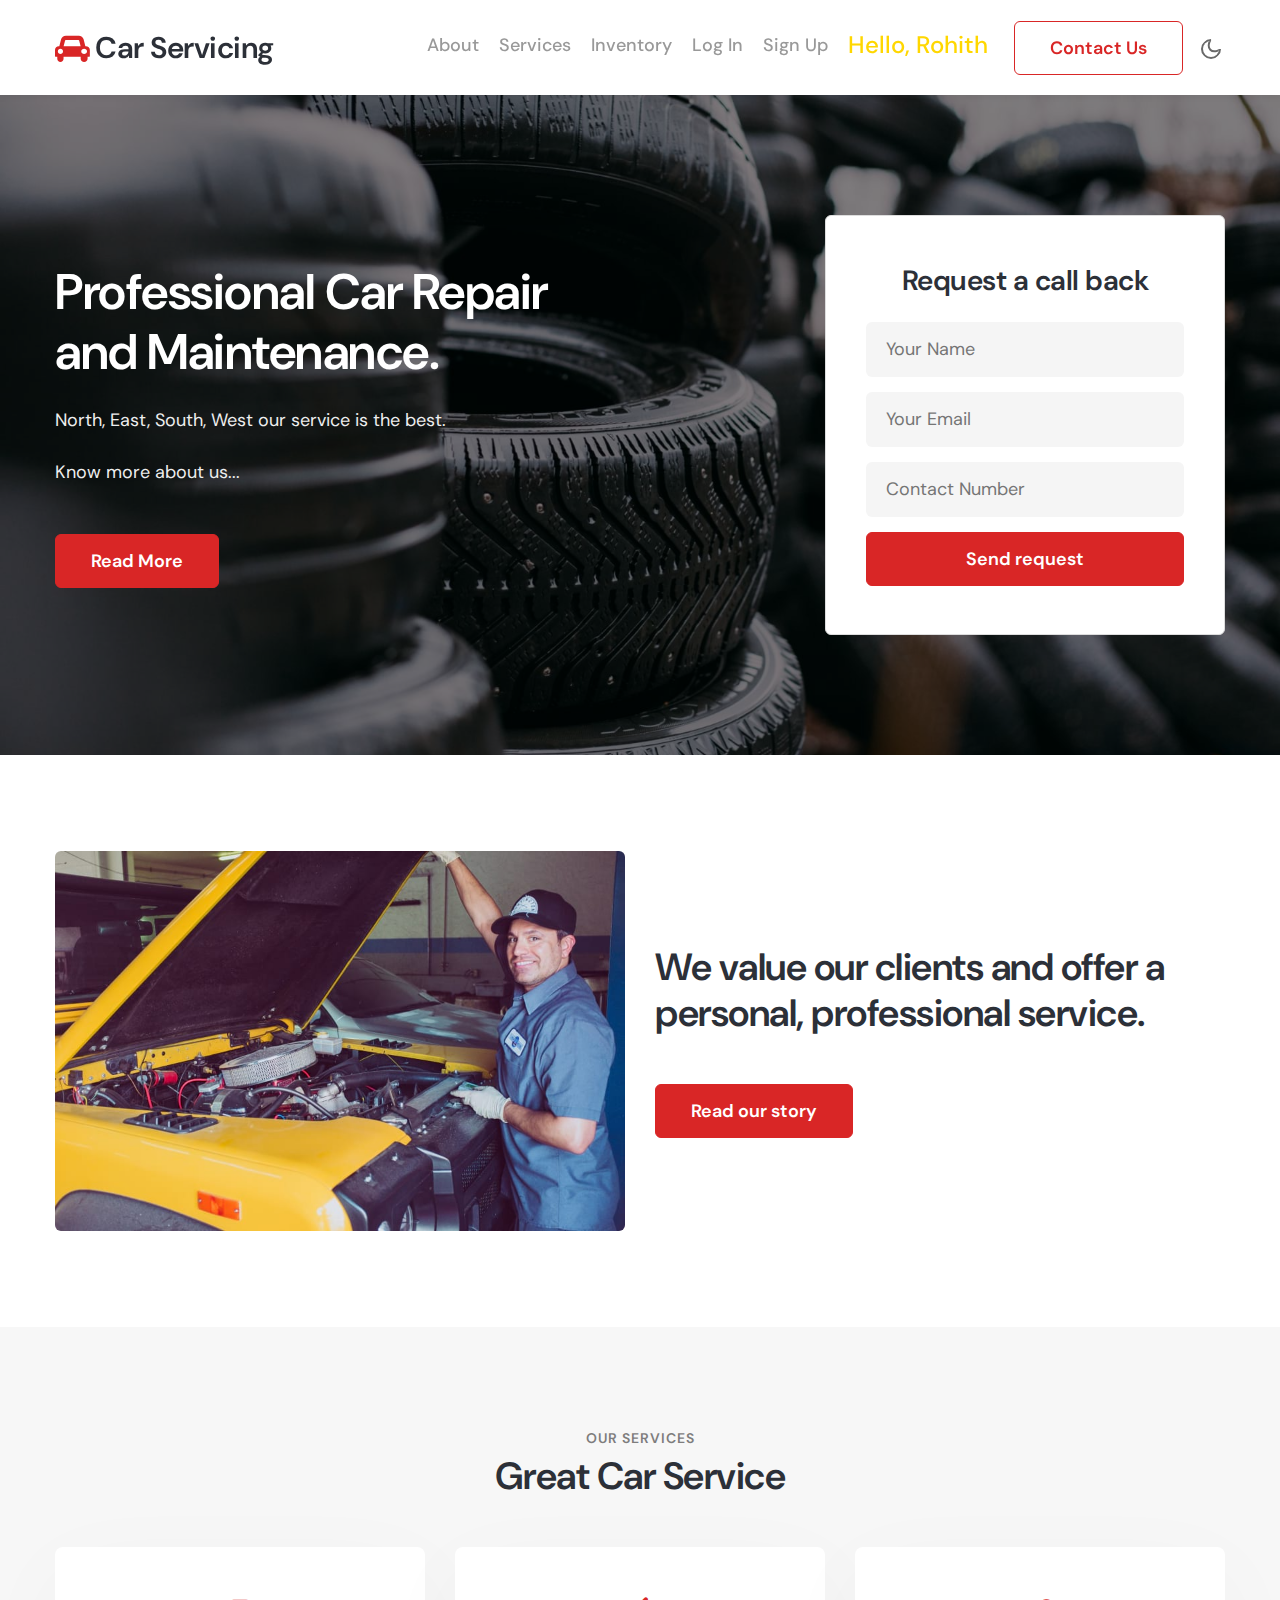
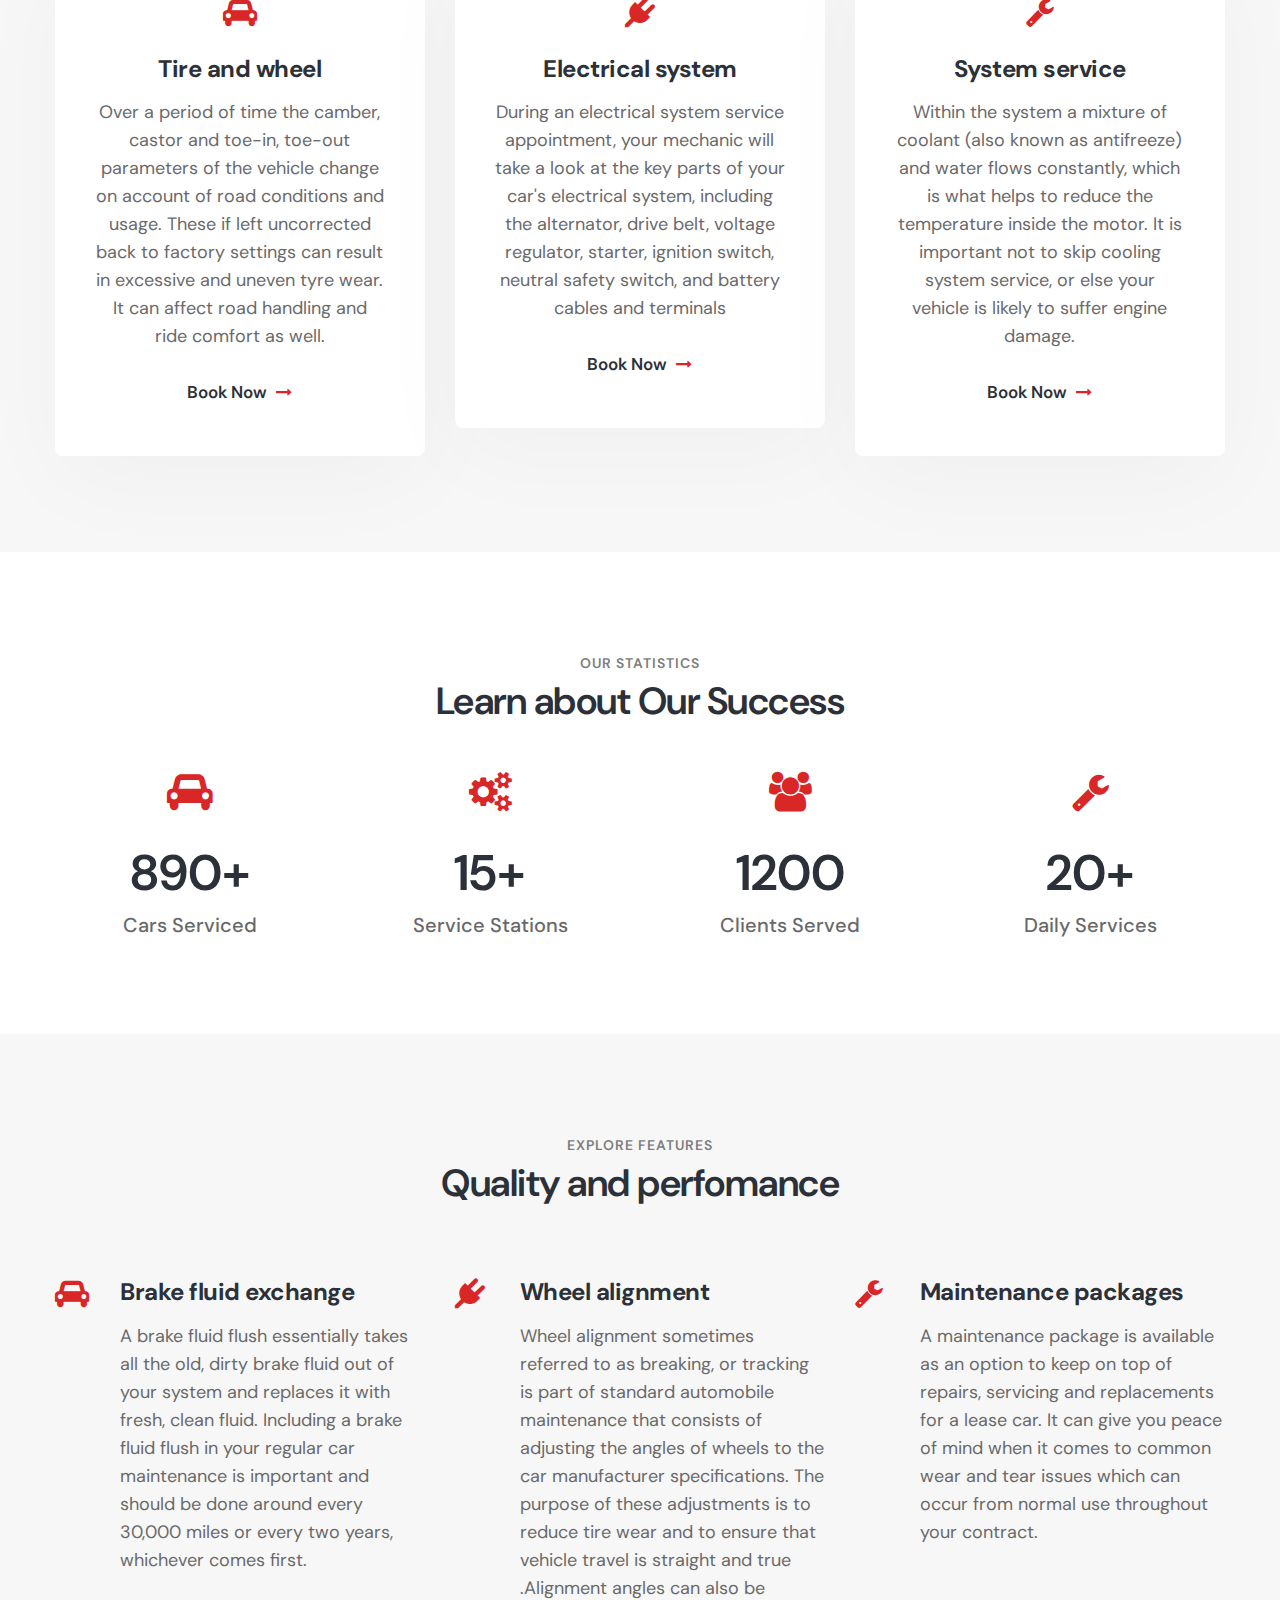
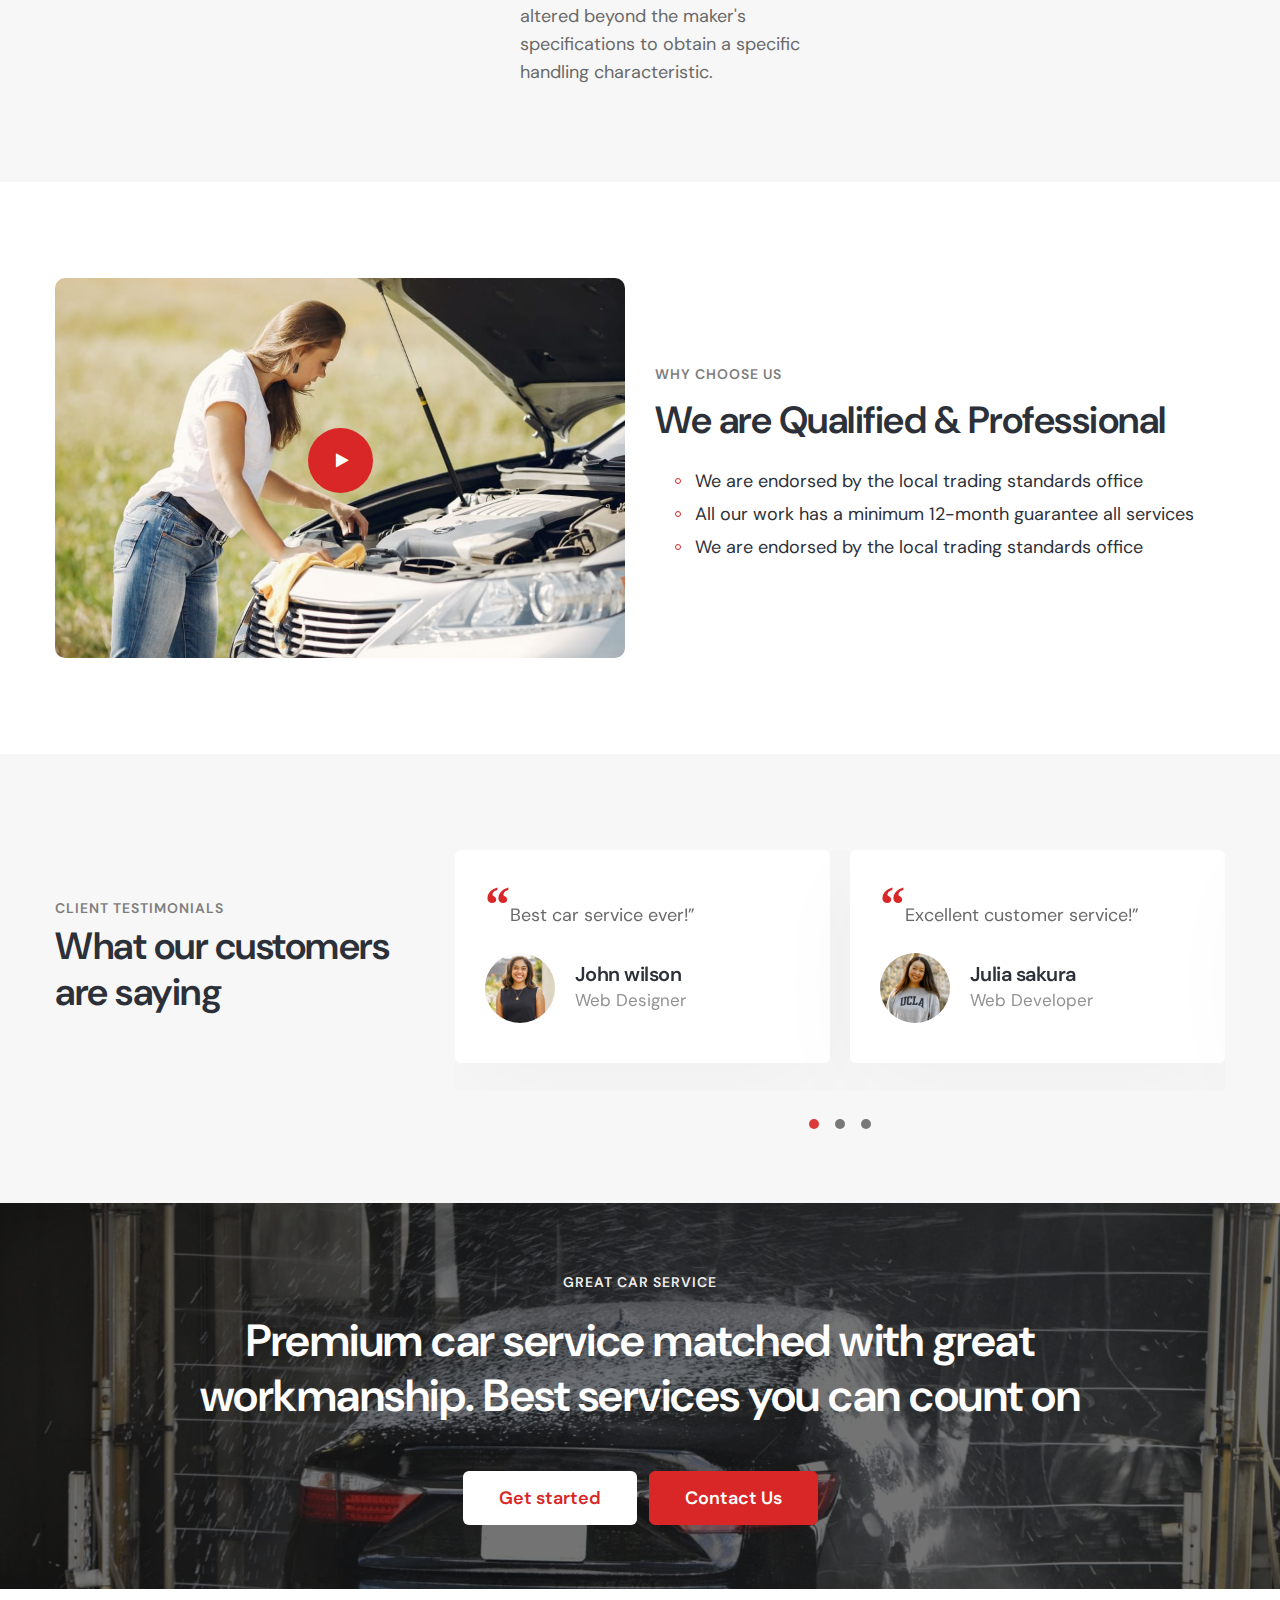
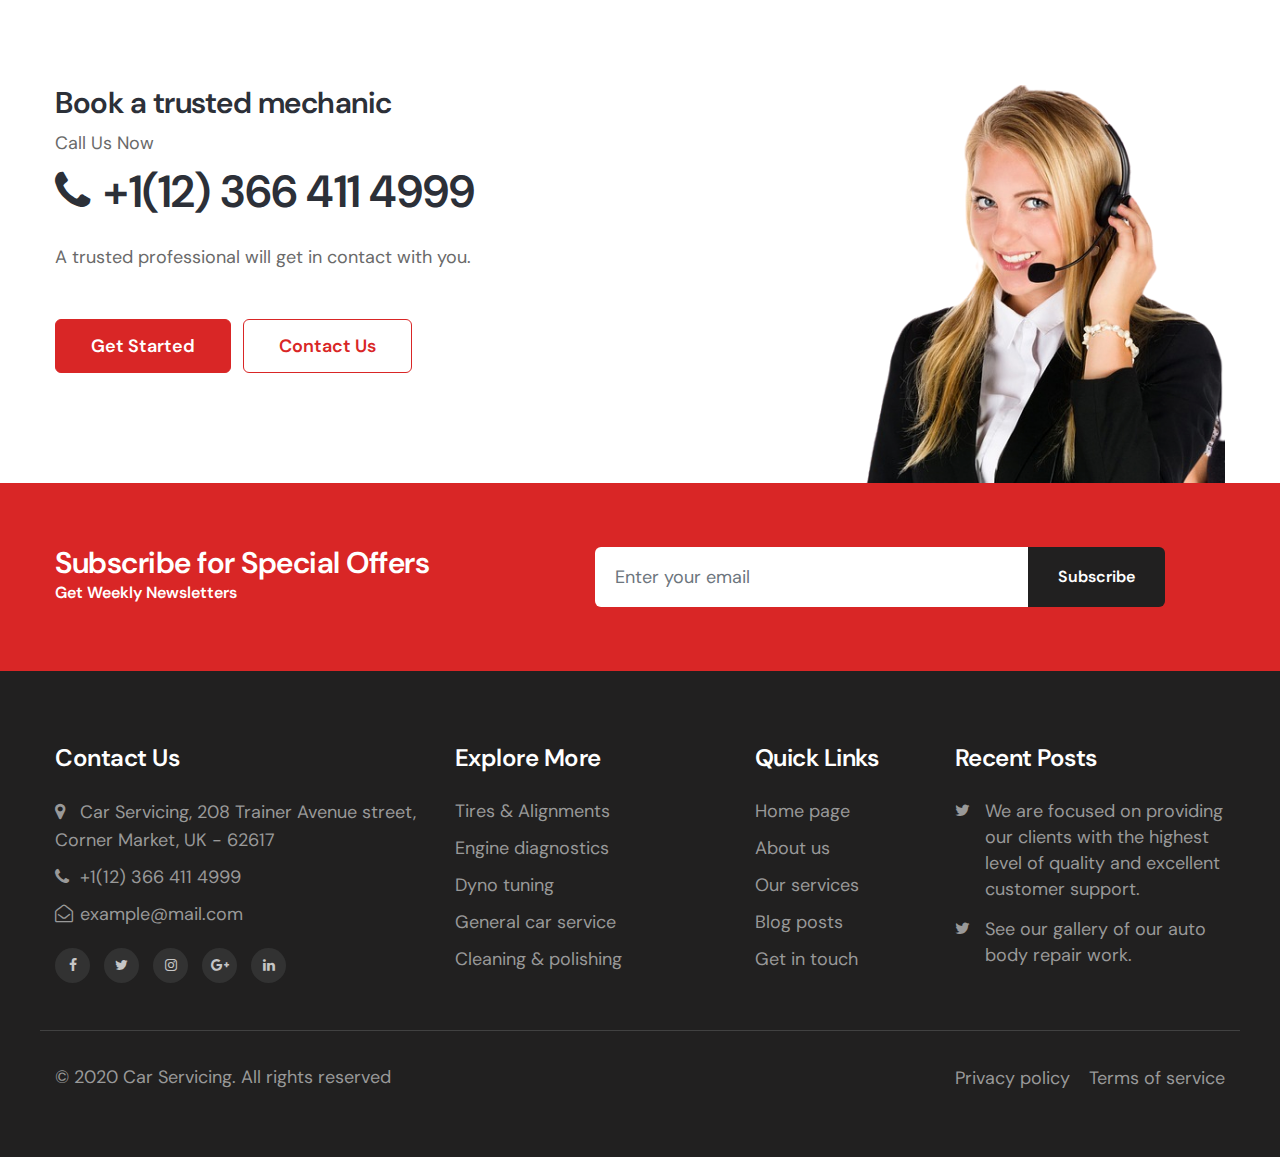
<file: src/index.html>
<!doctype html>
<html lang="en">

<head>

  <meta charset="utf-8">
  <meta name="viewport" content="width=device-width, initial-scale=1, shrink-to-fit=no">

  <title>Car Servicing Website</title>

  <!-- Google fonts -->
  <link href="//fonts.googleapis.com/css2?family=DM+Sans:wght@400;700&display=swap" rel="stylesheet">

  <!-- Template CSS -->
  <link rel="stylesheet" href="assets/css/style-starter.css">

</head>

<body>
<!-- header -->
<header id="site-header" class="fixed-top">
  <section class="w3l-header-4">
    <div class="container">
      <nav class="navbar navbar-expand-lg navbar-light">
        <h1><a class="navbar-brand" href="index.html"><span class="fa fa-car" aria-hidden="true"></span>
            Car Servicing</span>
          </a></h1>
        <button class="navbar-toggler collapsed" type="button" data-toggle="collapse" data-target="#navbarNav"
          aria-controls="navbarNav" aria-expanded="false" aria-label="Toggle navigation">
          <span class="fa icon-expand fa-bars"></span>
          <span class="fa icon-close fa-times"></span>
        </button>

        <div class="collapse navbar-collapse" id="navbarNav">
          <ul class="navbar-nav ml-auto">
            
            <li class="nav-item @@about__active">
              <a class="nav-link" href="about.html">About</a>
            </li>
            <li class="nav-item @@services__active">
              <a class="nav-link" href="services.html">Services</a>
            </li>
            <li class="nav-item @@about__active">
                <a class="nav-link" href="inv.html">Inventory </a>
              </li>
            <li class="nav-item @@login__active">
              <a class="nav-link" href="login.php">Log in</a>
            </li>
            <li class="nav-item @@signup__active">
              <a class="nav-link" href="Signup.php">Sign up</a>
            </li>
            <li class="nav-item @@well__active">
            
              <a class="nav-link" href="" style = "text-decoration: none"><span id="cr" style="color: gold;font-size: x-large"></span></a>
            </li>
            
            <li class="nav-item ml-3">
              <a href="contact.html" class="btn btn-outline-primary btn-style mr-2">Contact Us</a>
            </li>
          </ul>

          <!-- //toggle switch for light and dark theme -->
        </div>
        <!-- toggle switch for light and dark theme -->
        <div class="mobile-position">
          <nav class="navigation">
            <div class="theme-switch-wrapper">
              <label class="theme-switch" for="checkbox">
                <input type="checkbox" id="checkbox">
                <div class="mode-container">
                  <i class="gg-sun"></i>
                  <i class="gg-moon"></i>
                </div>
              </label>
            </div>
          </nav>
        </div>
      </nav>
    </div>
  </section>
</header>
<!-- //header -->

<!-- banner section -->
<section id="home" class="w3l-banner py-5">
    <div class="container py-lg-5 py-md-4">
        <div class="row align-items-center py-lg-4 py-md-3">
            <div class="col-lg-6 col-sm-12">
                <h3 class="mb-md-4 mb-3">Professional Car Repair and Maintenance.</h3>
                <p>North, East, South, West our service is the best.</p>
                <br>
                <p>Know more about us...</p>
                <div class="mt-sm-5 mt-4">
                    <a class="btn btn-primary btn-style" href="about.html"> Read More </a>
                    
                </div>
            </div>
            <div class="col-lg-5 offset-lg-1 col-md-8 col-sm-10 mt-lg-0 mt-md-5 mt-4">
                <div class="banner-form-w3">
                    <!-- banner form -->
                    <form action="#" method="post">
                        <h5 class="mb-4">Request a call back</h5>
                        <div class="form-style-w3ls">
                            <input placeholder="Your Name" name="name" type="text" required="">
                            <input placeholder="Your Email" name="email" type="email" required="">
                            <input placeholder="Contact Number" name="number" type="text" required="">
                            <button class="btn btn-style btn-primary w-100"> Send request</button>
                        </div>
                    </form>
                    <!-- //banner form -->
                </div>
            </div>
        </div>
    </div>
</section>
<!-- //banner section -->
<!-- home page about section -->
<section class="w3l-index3" id="about">
    <div class="midd-w3 py-5">
        <div class="container py-lg-5 py-md-3">
            <div class="row">
                <div class="col-lg-6">
                    <div class="position-relative">
                        <img src="assets/images/about.jpg" alt="" class="radius-image img-fluid">
                    </div>
                </div>
                <div class="col-lg-6 mt-lg-0 mt-md-5 mt-4 align-self">
                    <h3 class="title-big">We value our clients and offer a personal, professional service.</h3>
                    <a href="about.html" class="btn btn-style btn-primary mt-lg-5 mt-4">Read our story</a>
                </div>
            </div>
        </div>
    </div>
</section>
<!-- //home page about section -->
<!-- /bottom-grids-->
<section class="w3l-bottom-grids-6 py-5" id="services">
    <div class="container py-lg-5 py-md-4">
        <h6 class="title-small text-center">Our Services</h6>
        <h3 class="title-big mb-md-5 mb-4 text-center">Great Car Service</h3>
        <div class="grids-area-hny main-cont-wthree-fea row">
            <div class="col-lg-4 col-md-6 grids-feature">
                <div class="area-box">
                    <span class="fa fa-car"></span>
                    <h4><a href="#feature" class="title-head">Tire and wheel</a></h4>
                    <p>Over a period of time the camber, castor and toe-in, toe-out parameters of the vehicle change on account of road conditions and usage. These if left uncorrected back to factory settings can result in excessive and uneven tyre wear. It can affect road handling and ride comfort as well.</p>
                    <a href="Book.php" class="more">Book Now <span class="fa fa-long-arrow-right"></span> </a>
                </div>
            </div>
            <div class="col-lg-4 col-md-6 grids-feature mt-md-0 mt-4">
                <div class="area-box">
                    <span class="fa fa-plug"></span>
                    <h4><a href="#feature" class="title-head">Electrical system</a></h4>
                    <p>During an electrical system service appointment, your mechanic will take a look at the key parts of your car's electrical system, including the alternator, drive belt, voltage regulator, starter, ignition switch, neutral safety switch, and battery cables and terminals</p>
                    <a href="Book.php" class="more">Book Now <span class="fa fa-long-arrow-right"></span> </a>
                </div>
            </div>
            <div class="col-lg-4 col-md-6 grids-feature mt-lg-0 mt-4">
                <div class="area-box">
                    <span class="fa fa-wrench"></span>
                    <h4><a href="#feature" class="title-head">System service</a></h4>
                    <p>
                      Within the system a mixture of coolant (also known as antifreeze) and water flows constantly, which is what helps to reduce the temperature inside the motor. It is important not to skip cooling system service, or else your vehicle is likely to suffer engine damage.</p>
                    <a href="Book.php" class="more">Book Now <span class="fa fa-long-arrow-right"></span> </a>
                </div>
            </div>
        </div>
    </div>
</section>
<!-- //bottom-grids-->
<!-- stats -->
<section class="w3l-stats py-lg-5 py-4" id="stats">
    <div class="gallery-inner container py-md-5 py-4">

        <h6 class="title-small text-center">Our Statistics</h6>
        <h3 class="title-big mb-md-5 mb-5 text-center">Learn about Our Success</h3>
        <div class="row stats-con">
            <div class="col-md-3 col-6 stats_info counter_grid">
                <span class="fa fa-car"></span>
                <p class="counter">890+</p>
                <h4>Cars serviced</h4>
            </div>
            <div class="col-md-3 col-6 stats_info counter_grid1">
                <span class="fa fa-cogs"></span>
                <p class="counter">15+</p>
                <h4>Service stations</h4>
            </div>
            <div class="col-md-3 col-6 stats_info counter_grid mt-md-0 mt-5">
                <span class="fa fa-users"></span>
                <p class="counter">1200</p>
                <h4>Clients served</h4>
            </div>
            <div class="col-md-3 col-6 stats_info counter_grid2 mt-md-0 mt-5">
                <span class="fa fa-wrench"></span>
                <p class="counter">20+</p>
                <h4>Daily services</h4>
            </div>
        </div>
    </div>
</section>
<!-- //stats -->
<!-- /bottom-grids-->
<section class="w3l-bottom-grids-6 py-5">
    <div class="container py-lg-5 py-md-4">
        <h6 class="title-small text-center">Explore features</h6>
        <h3 class="title-big mb-md-5 mb-4 text-center">Quality and perfomance</h3>
        <div class="grids-area-hny main-cont-wthree-fea row pt-4">
            <div class="col-lg-4 col-md-6 grids-feature">
                <div class="area-box-feature">
                    <span class="fa fa-car"></span>
                    <div class="info">
                        <h4><a href="#feature" class="title-head mt-0">Brake fluid exchange</a></h4>
                        <p>A brake fluid flush essentially takes all the old, dirty brake fluid out of your system and replaces it with fresh, clean fluid. Including a brake fluid flush in your regular car maintenance is important and should be done around every 30,000 miles or every two years, whichever comes first.</p>
                    </div>
                </div>
            </div>
            <div class="col-lg-4 col-md-6 grids-feature mt-md-0 mt-5">
                <div class="area-box-feature">
                    <span class="fa fa-plug"></span>
                    <div class="info">
                        <h4><a href="#feature" class="title-head mt-0">Wheel alignment</a></h4>
                        <p>Wheel alignment sometimes referred to as breaking, or tracking is part of standard automobile maintenance that consists of adjusting the angles of wheels to the car manufacturer specifications. The purpose of these adjustments is to reduce tire wear and to ensure that vehicle travel is straight and true .Alignment angles can also be altered beyond the maker's specifications to obtain a specific handling characteristic.</p>
                    </div>
                </div>
            </div>
            <div class="col-lg-4 col-md-6 grids-feature mt-lg-0 mt-5">
                <div class="area-box-feature">
                    <span class="fa fa-wrench"></span>
                    <div class="info">
                        <h4><a href="#feature" class="title-head mt-0">Maintenance packages</a></h4>
                        <p>A maintenance package is available as an option to keep on top of repairs, servicing and replacements for a lease car. It can give you peace of mind when it comes to common wear and tear issues which can occur from normal use throughout your contract.
                        </p>
                    </div>
                </div>
            </div>
        </div>
    </div>
</section>
<!-- //bottom-grids-->

<section class="w3l-aboutblock py-5" id="about">
    <div class="midd-w3">
        <div class="container py-lg-5 py-md-3">
            <div class="row">
                <div class="col-lg-6 left-wthree-img text-righ">
                    <div class="position-relative">
                        <img src="assets/images/blog1.jpg" alt="" class="img-fluid">
                        <a href="#small-dialog" class="popup-with-zoom-anim play-view text-center position-absolute">
                            <span class="video-play-icon">
                                <span class="fa fa-play"></span>
                            </span>
                        </a>
                        <!-- dialog itself, mfp-hide class is required to make dialog hidden -->
                        <div id="small-dialog" class="zoom-anim-dialog mfp-hide">
                            <iframe src="https://www.youtube.com/embed/eWUxqVFBq74" allow="autoplay; fullscreen"
                                allowfullscreen=""></iframe>
                        </div>
                    </div>
                </div>
                <div class="col-lg-6 mt-lg-0 mt-sm-5 mt-4 about-right-faq align-self">
                    <span class="title-small mb-md-2">Why choose us</span>
                    <h3 class="title-big">We are Qualified & Professional</h3>
                    <ol class="w3l-right mt-4">
                        <li>We are endorsed by the local trading standards office</li>
                        <li>All our work has a minimum 12-month guarantee all services</li>
                        <li>We are endorsed by the local trading standards office</li>
                    </ol>
                </div>
            </div>
        </div>
    </div>
</section>

<!-- testimonials -->
<section class="w3l-clients" id="clients">
	<!-- /grids -->
	<div class="cusrtomer-layout py-5">
		<div class="container py-lg-5 py-md-4">
			<!-- /grids -->
			<div class="row testimonial-row">
			  <div class="col-lg-4 heading align-self">
				  <h6 class="title-small">Client Testimonials</h6>
				  <h3 class="title-big mb-md-5 mb-4">What our customers are saying</h3>
			  </div>
  
				<div id="owl-demo1" class="col-lg-8 owl-two owl-carousel owl-theme mb-md-3 mb-sm-5 mb-4">
					<div class="item">
						<div class="testimonial-content">
							<div class="testimonial">
								<blockquote>
									<q>Best car service ever!</q>
								</blockquote>
								<div class="testi-des">
									<div class="test-img"><img src="assets/images/team1.jpg" class="img-fluid" alt="client-img">
									</div>
									<div class="peopl align-self">
										<h3>John wilson</h3>
										<p class="indentity">Web Designer </p>
									</div>
								</div>
							</div>
						</div>
					</div>
					<div class="item">
						<div class="testimonial-content">
							<div class="testimonial">
							  <blockquote>
								  <q>Excellent customer service!</q>
							  </blockquote>
								<div class="testi-des">
									<div class="test-img"><img src="assets/images/team2.jpg" class="img-fluid" alt="client-img">
									</div>
									<div class="peopl align-self">
										<h3>Julia sakura</h3>
										<p class="indentity">Web Developer </p>
									</div>
								</div>
							</div>
						</div>
					</div>
					<div class="item">
						<div class="testimonial-content">
							<div class="testimonial">
							  <blockquote>
								  <q>Car is good as new!</q>
							  </blockquote>
								<div class="testi-des">
									<div class="test-img"><img src="assets/images/team3.jpg" class="img-fluid" alt="client-img">
									</div>
									<div class="peopl align-self">
										<h3>Roy Linderson</h3>
										<p class="indentity">Web designer</p>
									</div>
								</div>
							</div>
						</div>
					</div>
					<div class="item">
						<div class="testimonial-content">
							<div class="testimonial">
							  <blockquote>
								  <q>Great services at an affordable price</q>
							  </blockquote>
								<div class="testi-des">
									<div class="test-img"><img src="assets/images/team4.jpg" class="img-fluid" alt="client-img">
									</div>
									<div class="peopl align-self">
										<h3>Mike Thyson</h3>
										<p class="indentity">Web Developer</p>
									</div>
								</div>
							</div>
						</div>
					</div>
					<div class="item">
						<div class="testimonial-content">
							<div class="testimonial">
							  <blockquote>
								  <q>Completely satisfied.</q>
							  </blockquote>
								<div class="testi-des">
									<div class="test-img"><img src="assets/images/team2.jpg" class="img-fluid" alt="client-img">
									</div>
									<div class="peopl align-self">
										<h3>Laura gill</h3>
										<p class="indentity">Web designer</p>
									</div>
								</div>
							</div>
						</div>
					</div>
					<div class="item">
						<div class="testimonial-content">
							<div class="testimonial">
							  <blockquote>
								  <q>Harboring a large selection of inventory items!</q>
							  </blockquote>
								<div class="testi-des">
									<div class="test-img"><img src="assets/images/team3.jpg" class="img-fluid" alt="client-img">
									</div>
									<div class="peopl align-self">
										<h3>Smith Johnson</h3>
										<p class="indentity">Web developer</p>
									</div>
								</div>
							</div>
						</div>
					</div>
				</div>
			</div>
		</div>
		<!-- /grids -->
	</div>
	<!-- //grids -->
  </section>
  <!-- //testimonials -->
  
<!-- middle -->
<div class="middle py-5">
    <div class="container py-3">
        <div class="welcome-left text-center">
            <h6 class="title-small text-center mb-3">Great car service</h6>
            <h3>Premium car service matched with great workmanship. Best services you can count on</h3>
            <a href="#started" class="btn btn-style btn-white mt-5 mr-2">Get started</a>
            <a href="contact.html" class="btn btn-style btn-primary mt-5">Contact Us</a>
        </div>
    </div>
</div>
<!-- //middle -->
<!-- call us -->
<section class="w3l-call pt-5" id="book">
    <div class="container pt-lg-5 pt-md-4">
        <div class="row">
            <div class="col-md-8">
                <h4 class="mb-2">Book a trusted mechanic</h4>
                <p class="mb-2">Call Us Now</p>
                <h2><span class="fa mr-1 fa-phone"></span> +1(12) 366 411 4999</h2>
                <p class="mt-4">A trusted professional will get in contact with you.</p>
                <a class="btn btn-primary btn-style mt-md-5 mt-4" href="#started"> Get Started </a>
                <a href="contact.html" class="btn btn-outline-primary btn-style ml-2 mt-md-5 mt-4">Contact Us</a>
            </div>
            <div class="col-lg-4 col-md-4 col-sm-6 col-8 mt-md-0 mt-5">
                <img src="assets/images/customer.png" alt="" class="img-fluid">
            </div>
        </div>
    </div>
</section>
<!-- //call us -->
  <!-- forms -->
    <section class="w3l-forms-9" id="newsletter">
        <div class="main-w3 py-5 bg-primary">
            <div class="container py-lg-3">
                <div class="row align-items-center">
                    <div class="main-midd col-lg-6">
                        <h4 class="title-head">Subscribe for Special Offers</h4>
                        <p>Get Weekly Newsletters</p>
                    </div>
                    <div class="main-midd-2 col-lg-6 mt-lg-0 mt-4">
                        <form action="#url" method="GET" class="rightside-form">
                            <input type="email" class="form-control" name="email" placeholder="Enter your email">
                            <button class="btn" type="submit">Subscribe</button>
                        </form>
                    </div>
                </div>
            </div>
        </div>
    </section>
    <!-- //forms -->
     <!-- footer -->
     <section class="w3l-footer-29-main" id="footer">
      <div class="footer-29 py-5">
        <div class="container pb-lg-3">
          <div class="row footer-top-29">
            <div class="col-lg-4 col-md-6 footer-list-29 footer-1 mt-md-4">
              <h6 class="footer-title-29">Contact Us</h6>
              <ul>
                <li>
                  <p><span class="fa fa-map-marker"></span> Car Servicing, 208 Trainer Avenue street,
                    Corner Market, UK - 62617</p>
                </li>
                <li><a href="tel:+1(12) 366 411 4999"><span class="fa fa-phone"></span> +1(12) 366 411 4999</a></li>
                <li><a href="mailto:example@mail.com" class="mail"><span class="fa fa-envelope-open-o"></span>
                    example@mail.com</a></li>
              </ul>
              <div class="main-social-footer-29">
                <a href="#facebook" class="facebook"><span class="fa fa-facebook"></span></a>
                <a href="#twitter" class="twitter"><span class="fa fa-twitter"></span></a>
                <a href="#instagram" class="instagram"><span class="fa fa-instagram"></span></a>
                <a href="#google-plus" class="google-plus"><span class="fa fa-google-plus"></span></a>
                <a href="#linkedin" class="linkedin"><span class="fa fa-linkedin"></span></a>
              </div>
            </div>
            <div class="col-lg-3 col-md-6 col-6 footer-list-29 footer-2 mt-4">
              <ul>
                <h6 class="footer-title-29">Explore More</h6>
                <li><a href="#url">Tires & Alignments</a></li>
                <li><a href="#url">Engine diagnostics</a></li>
                <li><a href="#url">Dyno tuning</a></li>
                <li><a href="#url">General car service</a></li>
                <li><a href="#url">Cleaning & polishing</a></li>
              </ul>
            </div>
            <div class="col-lg-2 col-md-6 col-6 footer-list-29 footer-4 mt-4">
              <ul>
                <h6 class="footer-title-29">Quick Links</h6>
                <li><a href="index.html">Home page</a></li>
                <li><a href="about.html">About us</a></li>
                <li><a href="services.html">Our services</a></li>
                <li><a href="#blog">Blog posts</a></li>
                <li><a href="contact.html">Get in touch</a></li>
              </ul>
            </div>
            <div class="col-lg-3 col-md-6 footer-list-29 footer-3 mt-4">
              <div class="properties">
                <h6 class="footer-title-29">Recent Posts</h6>
                <a class="d-grid twitter-feed" href="blog-single.html">
                  <p>We are focused on providing our clients with the highest
                    level of quality and excellent customer support.</p>
                </a>
                <a class="d-grid twitter-feed" href="blog-single.html">
                  <p>See our gallery of our auto body repair work.</p>
                </a>
              </div>
            </div>
          </div>
          <div class="row bottom-copies">
            <p class="copy-footer-29 col-lg-8">© 2020 Car Servicing. All rights reserved</p>
            <ul class="list-btm-29 col-lg-4">
              <li><a href="#link">Privacy policy</a></li>
              <li><a href="#link">Terms of service</a></li>
            </ul>
          </div>
        </div>
      </div>
      <!-- move top -->
      <button onclick="topFunction()" id="movetop" class="bg-primary" title="Go to top">
        <span class="fa fa-level-up"></span>
      </button>
      <script>
        // When the user scrolls down 20px from the top of the document, show the button
        window.onscroll = function () {
          scrollFunction()
        };

        function scrollFunction() {
          if (document.body.scrollTop > 20 || document.documentElement.scrollTop > 20) {
            document.getElementById("movetop").style.display = "block";
          } else {
            document.getElementById("movetop").style.display = "none";
          }
        }

        // When the user clicks on the button, scroll to the top of the document
        function topFunction() {
          document.body.scrollTop = 0;
          document.documentElement.scrollTop = 0;
        }
      </script>
      <!-- /move top -->
    </section>
    <!-- // footer -->

    <script src="assets/js/jquery-3.3.1.min.js"></script> <!-- Common jquery plugin -->

    <script src="assets/js/theme-change.js"></script><!-- theme switch js (light and dark)-->

    <!-- magnific popup -->
    <script src="assets/js/jquery.magnific-popup.min.js"></script>
    <script>
      $(document).ready(function () {
        $('.popup-with-zoom-anim').magnificPopup({
          type: 'inline',

          fixedContentPos: false,
          fixedBgPos: true,

          overflowY: 'auto',

          closeBtnInside: true,
          preloader: false,

          midClick: true,
          removalDelay: 300,
          mainClass: 'my-mfp-zoom-in'
        });

        $('.popup-with-move-anim').magnificPopup({
          type: 'inline',

          fixedContentPos: false,
          fixedBgPos: true,

          overflowY: 'auto',

          closeBtnInside: true,
          preloader: false,

          midClick: true,
          removalDelay: 300,
          mainClass: 'my-mfp-slide-bottom'
        });
      });
    </script>
    <!-- magnific popup -->

    <script src="assets/js/owl.carousel.js"></script>
    <!-- script for tesimonials carousel slider -->
    <script>
      $(document).ready(function () {
        $("#owl-demo1").owlCarousel({
          loop: true,
          margin: 20,
          nav: false,
          responsiveClass: true,
          responsive: {
            0: {
              items: 1,
              nav: false
            },
            736: {
              items: 1,
              nav: false
            },
            1000: {
              items: 2,
              nav: false,
              loop: false
            }
          }
        })
      })
    </script>
    <!-- //script for tesimonials carousel slider -->

    <!--/MENU-JS-->
    <script>
      $(window).on("scroll", function () {
        var scroll = $(window).scrollTop();

        if (scroll >= 80) {
          $("#site-header").addClass("nav-fixed");
        } else {
          $("#site-header").removeClass("nav-fixed");
        }
      });

      //Main navigation Active Class Add Remove
      $(".navbar-toggler").on("click", function () {
        $("header").toggleClass("active");
      });
      $(document).on("ready", function () {
        if ($(window).width() > 991) {
          $("header").removeClass("active");
        }
        $(window).on("resize", function () {
          if ($(window).width() > 991) {
            $("header").removeClass("active");
          }
        });
      });
    </script>
    <!--//MENU-JS-->

    <!-- disable body scroll which navbar is in active -->
    <script>
      $(function () {
        $('.navbar-toggler').click(function () {
          $('body').toggleClass('noscroll');
        })
      });
    </script>
    <!-- //disable body scroll which navbar is in active -->

    <!--bootstrap-->
    <script src="assets/js/bootstrap.min.js"></script>
    <!-- //bootstrap-->
    </body>
    <script>
      var users=localStorage.getItem("currentName")
      document.getElementById("cr").innerHTML = "Hello, " + "Rohith"
  </script>

    </html>
</file>
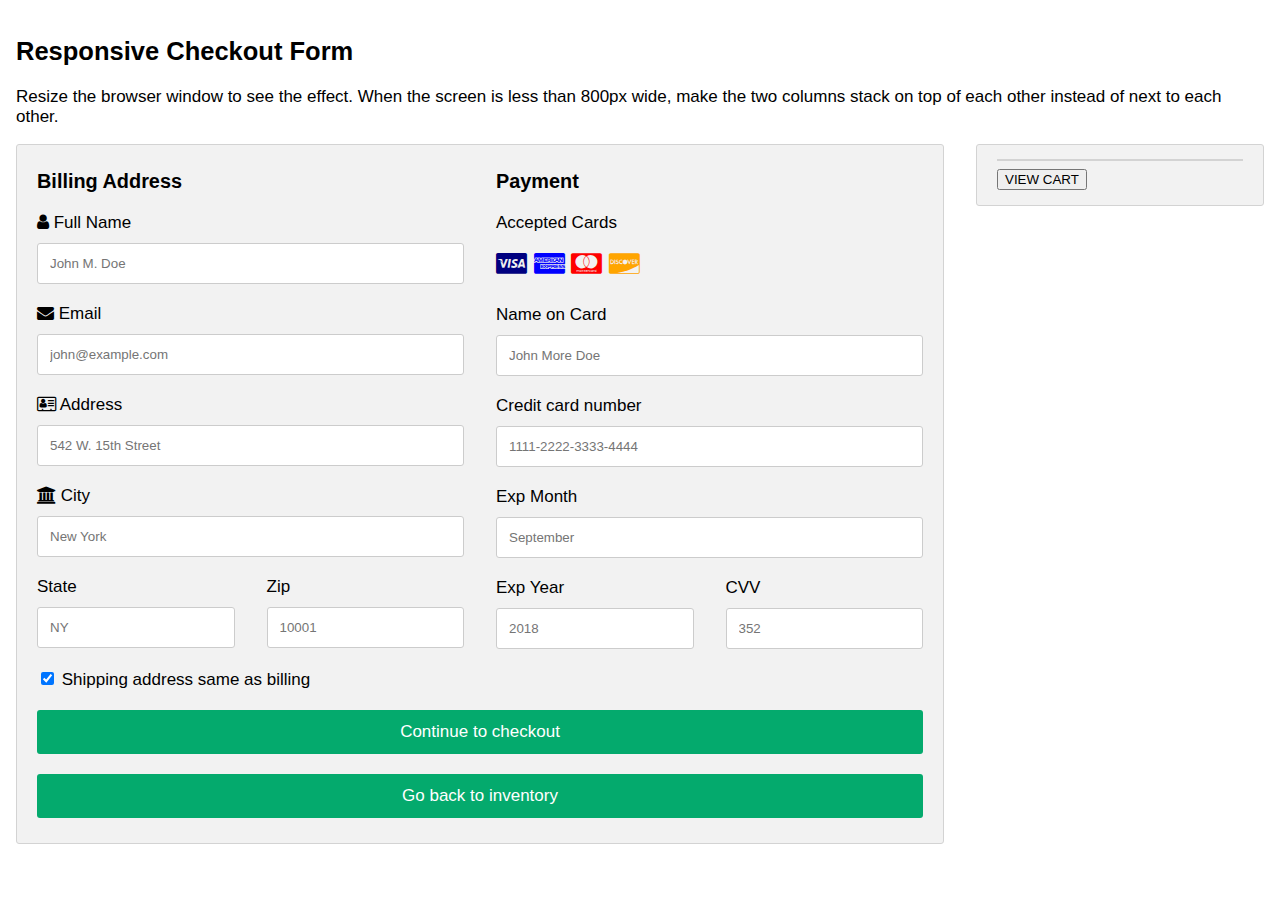
<file: src/Bill.html>
<!DOCTYPE html>
<html>
<head>
  <title>Checkout Form</title>
<meta name="viewport" content="width=device-width, initial-scale=1">
<link rel="stylesheet" href="https://cdnjs.cloudflare.com/ajax/libs/font-awesome/4.7.0/css/font-awesome.min.css">

<style>
body {
  font-family: Arial;
  font-size: 17px;
  padding: 8px;
}

* {
  box-sizing: border-box;
}

.row {
  display: -ms-flexbox; 
  display: flex;
  -ms-flex-wrap: wrap; 
  flex-wrap: wrap;
  margin: 0 -16px;
}

.col-25 {
  -ms-flex: 25%; 
  flex: 25%;
}

.col-50 {
  -ms-flex: 50%; 
  flex: 50%;
}

.col-75 {
  -ms-flex: 75%; 
  flex: 75%;
}

.col-25,
.col-50,
.col-75 {
  padding: 0 16px;
}

.container {
  background-color: #f2f2f2;
  padding: 5px 20px 15px 20px;
  border: 1px solid lightgrey;
  border-radius: 3px;
}

input[type=text] {
  width: 100%;
  margin-bottom: 20px;
  padding: 12px;
  border: 1px solid #ccc;
  border-radius: 3px;
}

label {
  margin-bottom: 10px;
  display: block;
}

.icon-container {
  margin-bottom: 20px;
  padding: 7px 0;
  font-size: 24px;
}

.btn {
  background-color: #04AA6D;
  color: white;
  padding: 12px;
  margin: 10px 0;
  border: none;
  width: 100%;
  border-radius: 3px;
  cursor: pointer;
  font-size: 17px;
}

.btn:hover {
  background-color: #45a049;
}

a {
  color: #2196F3;
}

hr {
  border: 1px solid lightgrey;
}

span.price {
  float: right;
  color: grey;
}


@media (max-width: 800px) {
  .row {
    flex-direction: column-reverse;
  }
  .col-25 {
    margin-bottom: 20px;
  }
}
</style>
</head>
<body>

<h2>Responsive Checkout Form</h2>
<p>Resize the browser window to see the effect. When the screen is less than 800px wide, make the two columns stack on top of each other instead of next to each other.</p>
<div class="row">
  <div class="col-75">
    <div class="container">
      <form action="Payment.html" method="post">
      
        <div class="row">
          <div class="col-50">
            <h3>Billing Address</h3>
            <label for="fname"><i class="fa fa-user"></i> Full Name</label>
            <input type="text" id="fname" name="firstname" placeholder="John M. Doe">
            <label for="email"><i class="fa fa-envelope"></i> Email</label>
            <input type="text" id="email" name="email" placeholder="john@example.com">
            <label for="adr"><i class="fa fa-address-card-o"></i> Address</label>
            <input type="text" id="adr" name="address" placeholder="542 W. 15th Street">
            <label for="city"><i class="fa fa-institution"></i> City</label>
            <input type="text" id="city" name="city" placeholder="New York">

            <div class="row">
              <div class="col-50">
                <label for="state">State</label>
                <input type="text" id="state" name="state" placeholder="NY">
              </div>
              <div class="col-50">
                <label for="zip">Zip</label>
                <input type="text" id="zip" name="zip" placeholder="10001">
              </div>
            </div>
          </div>

          <div class="col-50">
            <h3>Payment</h3>
            <label for="fname">Accepted Cards</label>
            <div class="icon-container">
              <i class="fa fa-cc-visa" style="color:navy;"></i>
              <i class="fa fa-cc-amex" style="color:blue;"></i>
              <i class="fa fa-cc-mastercard" style="color:red;"></i>
              <i class="fa fa-cc-discover" style="color:orange;"></i>
            </div>
            <label for="cname">Name on Card</label>
            <input type="text" id="cname" name="cardname" placeholder="John More Doe">
            <label for="ccnum">Credit card number</label>
            <input type="text" id="ccnum" name="cardnumber" placeholder="1111-2222-3333-4444">
            <label for="expmonth">Exp Month</label>
            <input type="text" id="expmonth" name="expmonth" placeholder="September">
            <div class="row">
              <div class="col-50">
                <label for="expyear">Exp Year</label>
                <input type="text" id="expyear" name="expyear" placeholder="2018">
              </div>
              <div class="col-50">
                <label for="cvv">CVV</label>
                <input type="text" id="cvv" name="cvv" placeholder="352">
              </div>
            </div>
          </div>
          
        </div>
        <label>
          <input type="checkbox" checked="checked" name="sameadr"> Shipping address same as billing
        </label>
        <input type="submit" value="Continue to checkout" class="btn">
       
      </form>
      <a href="inv.html"><button class="btn">Go back to inventory</button></a>
    
    </div>
  </div>
  <div id="crt" class="col-25">
    <div class="container">
      <span id="hd"></span>
      <span id="op"></span>
      <hr>
      <span id="t"></span>
      <button onclick="muFunction(this)">VIEW CART</button>
    </div>
  </div>
</div>
<script src="script.js"></script>
</body>
</html>
</file>
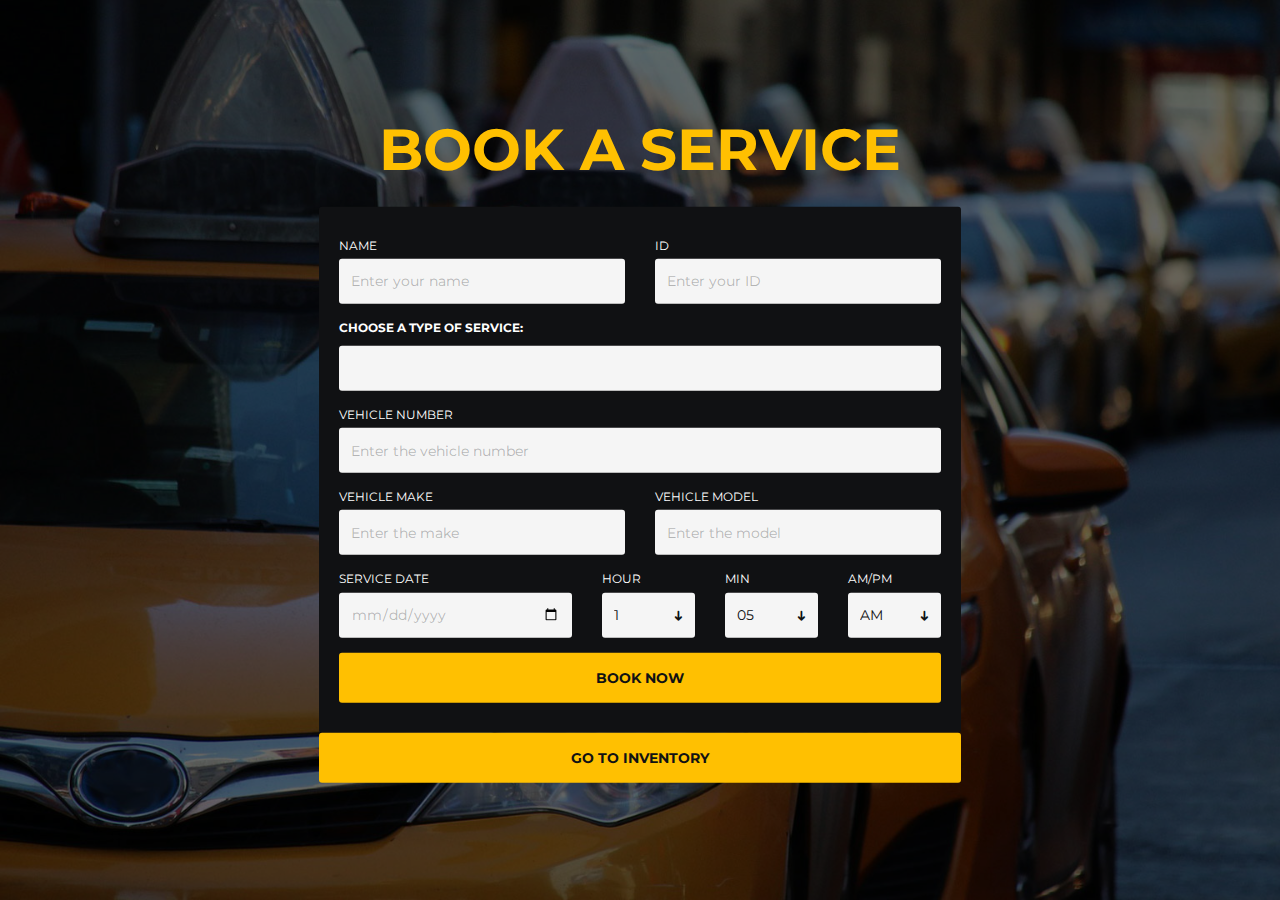
<file: src/Book.html>
<!DOCTYPE html>
<html lang="en">

<head>
	<meta charset="utf-8">
	<meta http-equiv="X-UA-Compatible" content="IE=edge">
	<meta name="viewport" content="width=device-width, initial-scale=1">
	

	<title>Booking Form</title>

	<!-- Google font -->
	<link href="https://fonts.googleapis.com/css?family=Montserrat:400,700" rel="stylesheet">

	<!-- Bootstrap -->
	<link type="text/css" rel="stylesheet" href="css/bootstrap.min.css" />

	<!-- Custom stlylesheet -->
	<link type="text/css" rel="stylesheet" href="css/style.css" />

	<!-- HTML5 shim and Respond.js for IE8 support of HTML5 elements and media queries -->
	<!-- WARNING: Respond.js doesn't work if you view the page via file:// -->
	<!--[if lt IE 9]>
		  <script src="https://oss.maxcdn.com/html5shiv/3.7.3/html5shiv.min.js"></script>
		  <script src="https://oss.maxcdn.com/respond/1.4.2/respond.min.js"></script>
		<![endif]-->

</head>

<body>
	<div id="booking" class="section">
		<div class="section-center">
			<div class="container">
				<div class="row">
					<div class="booking-form">
						<div class="form-header">
							<h1>Book a service</h1>
						</div>
						<form action="pays.html">
                                <div class="row">
                                        <div class="col-sm-6">
									<div class="form-group">
										<span class="form-label">Name</span>
										<input class="form-control" type="text" name="name" placeholder="Enter your name">
									</div>
								</div>
								<div class="col-sm-6">
									<div class="form-group">
										<span class="form-label">ID</span>
										<input class="form-control" type="email" name="id" placeholder="Enter your ID">
									</div>
								</div>
							</div>
							<div class="form-group">
								<span class="form-label"><label for="cars">Choose a type of service:</label></span>
								<select class="form-control" type="tel" name="type_service" placeholder="Service Type" required>
                                        <option value="n"> </option>
                                        <option value="gc">General Checkup</option>
                                        <option value="fc">Full Checkup</option>
                                        <option value="sr">Specific Requirement</option>
                                      </select>
							</div>
							<div class="form-group">
								<span class="form-label">Vehicle Number</span>
								<input class="form-control" type="text" name="vehiclenumber" placeholder="Enter the vehicle number">
                            </div>
                            <div class="row">
                                    <div class="col-sm-6">
							<div class="form-group">
								<span class="form-label">Vehicle Make</span>
								<input class="form-control" type="text" name="vehiclemake" placeholder="Enter the make">
                            </div>
                                    </div>
                                    <div class="col-sm-6">
                                    <div class="form-group">
                                            <span class="form-label">Vehicle Model</span>
                                            <input class="form-control" type="text" name="vehiclemodel" placeholder="Enter the model">
                                        </div>
                                    </div>
                            </div>
							<div class="row">
								<div class="col-sm-5">
									<div class="form-group">
										<span class="form-label">Service Date</span>
										<input class="form-control" name="servicedate" type="date" required>
									</div>
								</div>
								<div class="col-sm-7">
									<div class="row">
										<div class="col-sm-4">
											<div class="form-group">
												<span class="form-label">Hour</span>
												<select class="form-control" name="hour">
													<option>1</option>
													<option>2</option>
													<option>3</option>
													<option>4</option>
													<option>5</option>
													<option>6</option>
													<option>7</option>
													<option>8</option>
													<option>9</option>
													<option>10</option>
													<option>11</option>
													<option>12</option>
												</select>
												<span class="select-arrow"></span>
											</div>
										</div>
										<div class="col-sm-4">
											<div class="form-group">
												<span class="form-label">Min</span>
												<select class="form-control" name="min">
													<option>05</option>
													<option>10</option>
													<option>15</option>
													<option>20</option>
													<option>25</option>
													<option>30</option>
													<option>35</option>
													<option>40</option>
													<option>45</option>
													<option>50</option>
													<option>55</option>
												</select>
												<span class="select-arrow"></span>
											</div>
										</div>
										<div class="col-sm-4">
											<div class="form-group">
												<span class="form-label" >AM/PM</span>
												<select class="form-control" name="ampm">
													<option>AM</option>
													<option>PM</option>
												</select>
												<span class="select-arrow"></span>
											</div>
										</div>
									</div>
								</div>
							</div>
							
								<button type="submit" class="submit-btn">Book Now</button>
							
									
								
						</form>
						<button class="re-btn" id="in">Go to inventory</button>
					</div>
				</div>
			</div>
		</div>
    </div>
    <script type="text/javascript">
        document. getElementById("in"). onclick = function () {
        location. href = "inv.html";
        };
        </script>
</body>

</html>
</file>
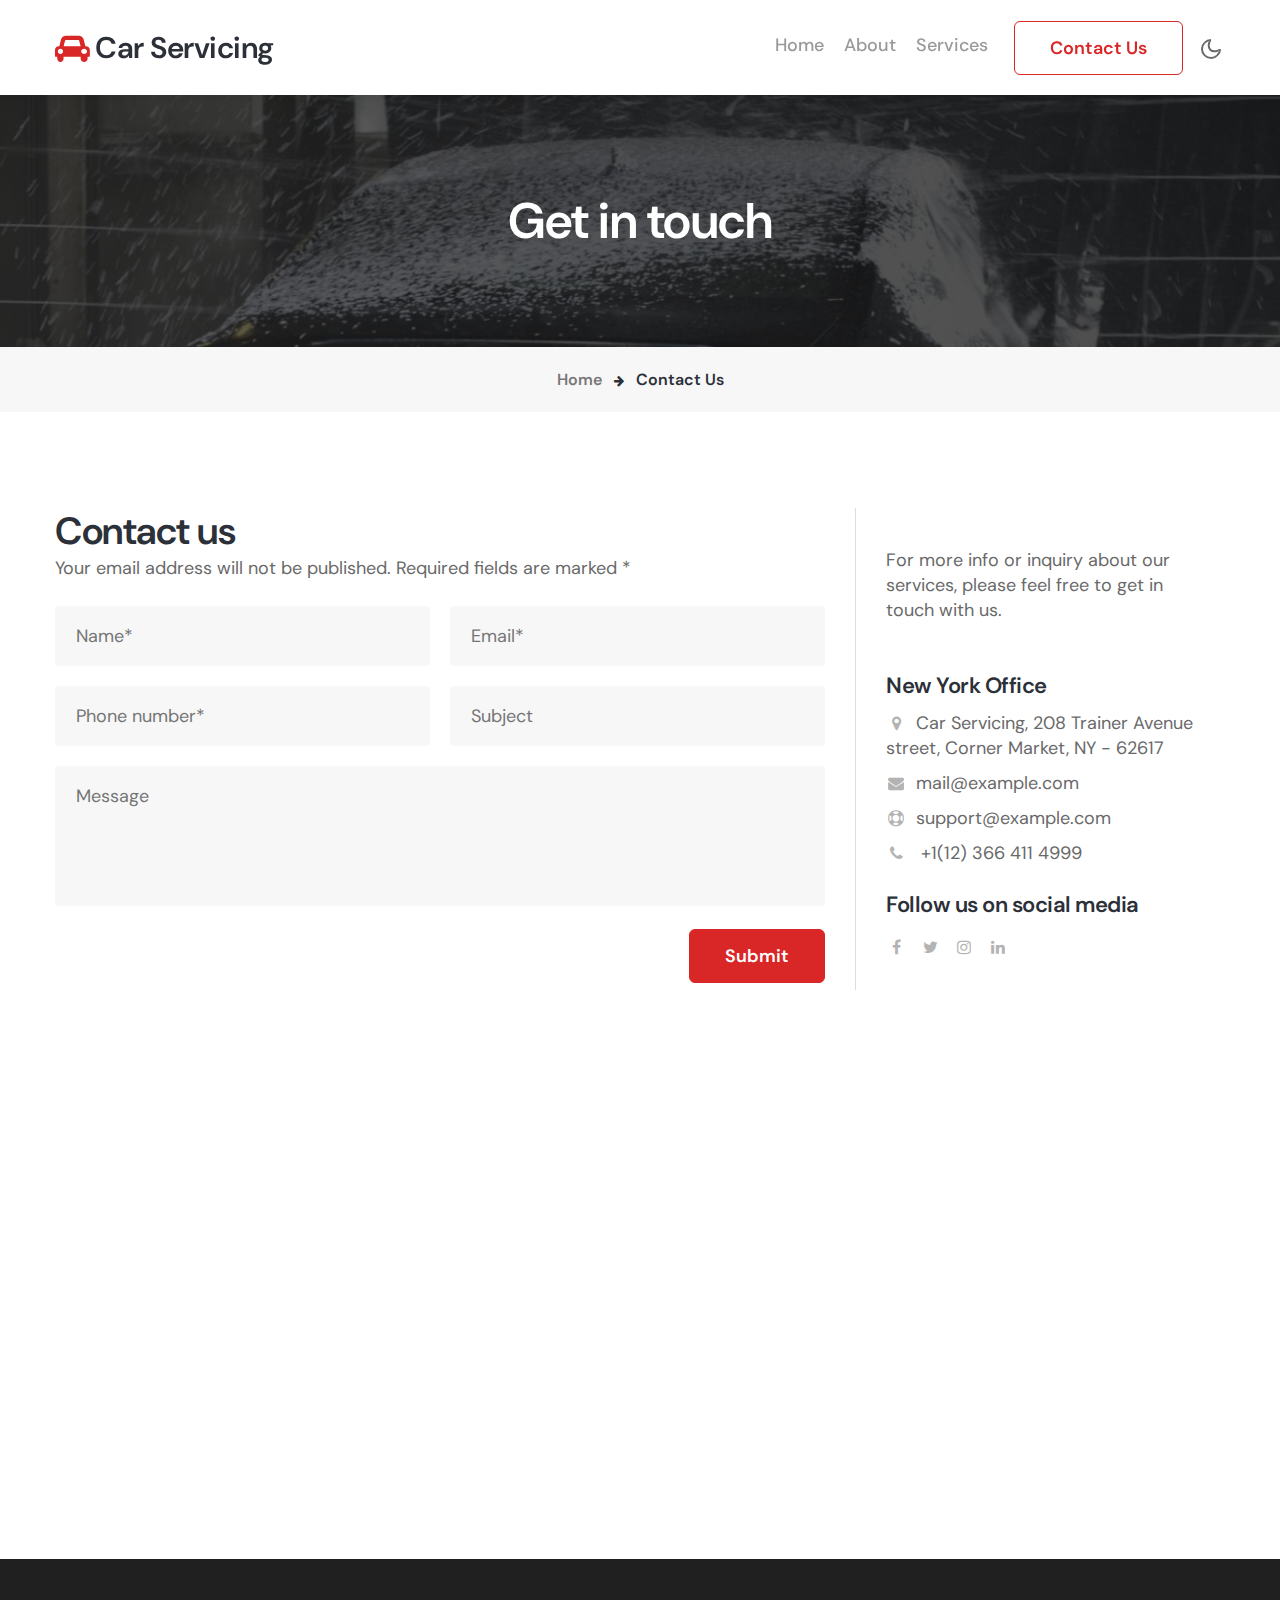
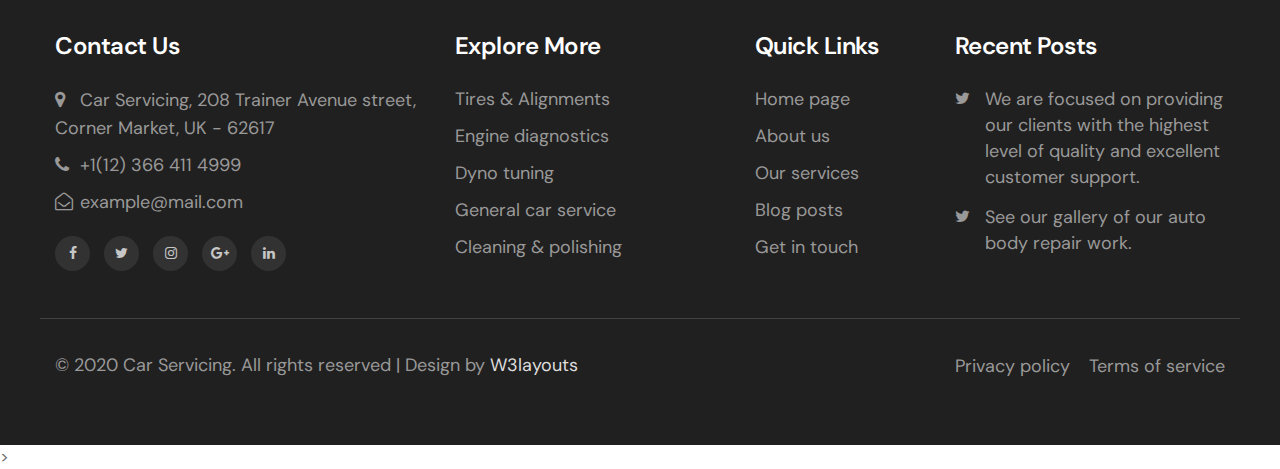
<file: src/contact.html>
<!doctype html>
<html lang="en">

<head>
  <title>Contact Us</title>
  <meta charset="utf-8">
  <meta name="viewport" content="width=device-width, initial-scale=1, shrink-to-fit=no">

  <title>Car Servicing a Auto Mobile Category Bootstrap Responsive Website Template | Contact : W3layouts</title>

  <link href="//fonts.googleapis.com/css2?family=DM+Sans:wght@400;700&display=swap" rel="stylesheet">

  <link rel="stylesheet" href="assets/css/style-starter.css">

</head>

<body>

<header id="site-header" class="fixed-top">
  <section class="w3l-header-4">
    <div class="container">
      <nav class="navbar navbar-expand-lg navbar-light">
        <h1><a class="navbar-brand" href="index.html"><span class="fa fa-car" aria-hidden="true"></span>
            Car Servicing</span>
          </a></h1>
        <button class="navbar-toggler collapsed" type="button" data-toggle="collapse" data-target="#navbarNav"
          aria-controls="navbarNav" aria-expanded="false" aria-label="Toggle navigation">
          <span class="fa icon-expand fa-bars"></span>
          <span class="fa icon-close fa-times"></span>
        </button>

        <div class="collapse navbar-collapse" id="navbarNav">
          <ul class="navbar-nav ml-auto">
            <li class="nav-item @@home__active">
              <a class="nav-link" href="index.html">Home </a>
            </li>
            <li class="nav-item @@about__active">
              <a class="nav-link" href="about.html">About</a>
            </li>
            <li class="nav-item @@services__active">
              <a class="nav-link" href="services.html">Services</a>
            </li>
            <li class="nav-item ml-3">
              <a href="contact.html" class="btn btn-outline-primary btn-style mr-2">Contact Us</a>
            </li>
          </ul>

          
        </div>
        <!-- toggle switch for light and dark theme -->
        <div class="mobile-position">
          <nav class="navigation">
            <div class="theme-switch-wrapper">
              <label class="theme-switch" for="checkbox">
                <input type="checkbox" id="checkbox">
                <div class="mode-container">
                  <i class="gg-sun"></i>
                  <i class="gg-moon"></i>
                </div>
              </label>
            </div>
          </nav>
        </div>
      </nav>
    </div>
  </section>
</header>


<section class="w3l-about-breadcrumb">
    <div class="breadcrumb-bg breadcrumb-bg-about py-5">
        <div class="container py-lg-5 py-md-3">
            <h2 class="title">Get in touch</h2>
        </div>
    </div>
</section>
<section class="w3l-breadcrumb">
    <div class="container">
        <ul class="breadcrumbs-custom-path">
            <li><a href="#url">Home</a></li>
            <li class="active"><span class="fa fa-arrow-right mx-2" aria-hidden="true"></span> Contact Us</li>
        </ul>
    </div>
</section>

 <section class="w3l-contact-7 py-5">
     <div class="contacts-9 py-lg-5 py-md-4">
         <div class="container">
             <div class="top-map">
                 <div class="row map-content-9">
                     <div class="col-lg-8">
                         <h3 class="title-big">Contact us</h3>
                         <p class="mb-4">Your email address will not be published. Required fields are marked *</p>
                         <form action="#" method="post" class="text-right">
                             <div class="form-grid">
                                 <input type="text" name="w3lName" id="w3lName" placeholder="Name*" required="">
                                 <input type="email" name="w3lSender" id="w3lSender" placeholder="Email*" required="">
                                 <input type="text" name="w3lPhone" id="w3lPhone" placeholder="Phone number*"
                                     required="">
                                 <input type="text" name="w3lSubject" id="w3lSubject" placeholder="Subject">
                             </div>
                             <textarea name="w3lMessage" id="w3lMessage" placeholder="Message"></textarea>
                             <button type="submit" class="btn btn-primary btn-style mt-3">Submit</button>
                         </form>
                     </div>
                     <div class="col-lg-4 cont-details">
                         <address>
                            <p>For more info or inquiry about our services, please feel free to get in touch with us.</p>
                             <h5 class="mt-md-5 mt-4">New York Office</h5>
                             <p><span class="fa fa-map-marker"></span>Car Servicing, 208 Trainer Avenue street, Corner
                                 Market, NY - 62617 </p>
                             <p> <a href="mailto:mail@example.com"><span
                                         class="fa fa-envelope"></span>mail@example.com</a></p>
                             <p> <a href="mailto:support@example.com"><span
                                         class="fa fa-support"></span>support@example.com</a></p>
                             <p><span class="fa fa-phone"></span><a href="tel:+1(12) 366 411 4999"> +1(12) 366 411
                                     4999</a></p>

                             <h5 class="mt-4 mb-3">Follow us on social media</h5>
                             <div class="main-social-footer-29">
                                 <a href="#facebook" class="facebook"><span class="fa fa-facebook"></span></a>
                                 <a href="#twitter" class="twitter"><span class="fa fa-twitter"></span></a>
                                 <a href="#instagram" class="instagram"><span class="fa fa-instagram"></span></a>
                                 <a href="#linkedin" class="linkedin"><span class="fa fa-linkedin"></span></a>
                             </div>
                         </address>
                     </div>
                 </div>
                 <div class="map mt-lg-5 mt-md-3">
                     <iframe
                         src="https://www.google.com/maps/embed?pb=!1m18!1m12!1m3!1d387190.2895687731!2d-74.26055986835598!3d40.697668402590374!2m3!1f0!2f0!3f0!3m2!1i1024!2i768!4f13.1!3m3!1m2!1s0x89c24fa5d33f083b%3A0xc80b8f06e177fe62!2sNew+York%2C+NY%2C+USA!5e0!3m2!1sen!2sin!4v1562582305883!5m2!1sen!2sin"
                         frameborder="0" style="border:0" allowfullscreen=""></iframe>
                 </div>
             </div>

         </div>

     </div>

 </section>
 
    
     <section class="w3l-footer-29-main" id="footer">
      <div class="footer-29 py-5">
        <div class="container pb-lg-3">
          <div class="row footer-top-29">
            <div class="col-lg-4 col-md-6 footer-list-29 footer-1 mt-md-4">
              <h6 class="footer-title-29">Contact Us</h6>
              <ul>
                <li>
                  <p><span class="fa fa-map-marker"></span> Car Servicing, 208 Trainer Avenue street,
                    Corner Market, UK - 62617</p>
                </li>
                <li><a href="tel:+1(12) 366 411 4999"><span class="fa fa-phone"></span> +1(12) 366 411 4999</a></li>
                <li><a href="mailto:example@mail.com" class="mail"><span class="fa fa-envelope-open-o"></span>
                    example@mail.com</a></li>
              </ul>
              <div class="main-social-footer-29">
                <a href="#facebook" class="facebook"><span class="fa fa-facebook"></span></a>
                <a href="#twitter" class="twitter"><span class="fa fa-twitter"></span></a>
                <a href="#instagram" class="instagram"><span class="fa fa-instagram"></span></a>
                <a href="#google-plus" class="google-plus"><span class="fa fa-google-plus"></span></a>
                <a href="#linkedin" class="linkedin"><span class="fa fa-linkedin"></span></a>
              </div>
            </div>
            <div class="col-lg-3 col-md-6 col-6 footer-list-29 footer-2 mt-4">
              <ul>
                <h6 class="footer-title-29">Explore More</h6>
                <li><a href="#url">Tires & Alignments</a></li>
                <li><a href="#url">Engine diagnostics</a></li>
                <li><a href="#url">Dyno tuning</a></li>
                <li><a href="#url">General car service</a></li>
                <li><a href="#url">Cleaning & polishing</a></li>
              </ul>
            </div>
            <div class="col-lg-2 col-md-6 col-6 footer-list-29 footer-4 mt-4">
              <ul>
                <h6 class="footer-title-29">Quick Links</h6>
                <li><a href="index.html">Home page</a></li>
                <li><a href="about.html">About us</a></li>
                <li><a href="services.html">Our services</a></li>
                <li><a href="#blog">Blog posts</a></li>
                <li><a href="contact.html">Get in touch</a></li>
              </ul>
            </div>
            <div class="col-lg-3 col-md-6 footer-list-29 footer-3 mt-4">
              <div class="properties">
                <h6 class="footer-title-29">Recent Posts</h6>
                <a class="d-grid twitter-feed" href="blog-single.html">
                  <p>We are focused on providing our clients with the highest
                    level of quality and excellent customer support.</p>
                </a>
                <a class="d-grid twitter-feed" href="blog-single.html">
                  <p>See our gallery of our auto body repair work.</p>
                </a>
              </div>
            </div>
          </div>
          <div class="row bottom-copies">
            <p class="copy-footer-29 col-lg-8">© 2020 Car Servicing. All rights reserved | Design by <a
                href="https://w3layouts.com">W3layouts</a></p>
            <ul class="list-btm-29 col-lg-4">
              <li><a href="#link">Privacy policy</a></li>
              <li><a href="#link">Terms of service</a></li>
            </ul>
          </div>
        </div>
      </div>
   
      <button onclick="topFunction()" id="movetop" class="bg-primary" title="Go to top">
        <span class="fa fa-level-up"></span>
      </button>
      <script>
        
        window.onscroll = function () {
          scrollFunction()
        };

        function scrollFunction() {
          if (document.body.scrollTop > 20 || document.documentElement.scrollTop > 20) {
            document.getElementById("movetop").style.display = "block";
          } else {
            document.getElementById("movetop").style.display = "none";
          }
        }

        
        function topFunction() {
          document.body.scrollTop = 0;
          document.documentElement.scrollTop = 0;
        }
      </script>
     
    </section>
    

    <script src="assets/js/jquery-3.3.1.min.js"></script> 

    <script src="assets/js/theme-change.js"></script>

    
    <script src="assets/js/jquery.magnific-popup.min.js"></script>
    <script>
      $(document).ready(function () {
        $('.popup-with-zoom-anim').magnificPopup({
          type: 'inline',

          fixedContentPos: false,
          fixedBgPos: true,

          overflowY: 'auto',

          closeBtnInside: true,
          preloader: false,

          midClick: true,
          removalDelay: 300,
          mainClass: 'my-mfp-zoom-in'
        });

        $('.popup-with-move-anim').magnificPopup({
          type: 'inline',

          fixedContentPos: false,
          fixedBgPos: true,

          overflowY: 'auto',

          closeBtnInside: true,
          preloader: false,

          midClick: true,
          removalDelay: 300,
          mainClass: 'my-mfp-slide-bottom'
        });
      });
    </script>
    

    <script src="assets/js/owl.carousel.js"></script>
    >
    <script>
      $(document).ready(function () {
        $("#owl-demo1").owlCarousel({
          loop: true,
          margin: 20,
          nav: false,
          responsiveClass: true,
          responsive: {
            0: {
              items: 1,
              nav: false
            },
            736: {
              items: 1,
              nav: false
            },
            1000: {
              items: 2,
              nav: false,
              loop: false
            }
          }
        })
      })
    </script>
    <!-- //script for tesimonials carousel slider -->

    <!--/MENU-JS-->
    <script>
      $(window).on("scroll", function () {
        var scroll = $(window).scrollTop();

        if (scroll >= 80) {
          $("#site-header").addClass("nav-fixed");
        } else {
          $("#site-header").removeClass("nav-fixed");
        }
      });

      //Main navigation Active Class Add Remove
      $(".navbar-toggler").on("click", function () {
        $("header").toggleClass("active");
      });
      $(document).on("ready", function () {
        if ($(window).width() > 991) {
          $("header").removeClass("active");
        }
        $(window).on("resize", function () {
          if ($(window).width() > 991) {
            $("header").removeClass("active");
          }
        });
      });
    </script>
    <!--//MENU-JS-->

    <!-- disable body scroll which navbar is in active -->
    <script>
      $(function () {
        $('.navbar-toggler').click(function () {
          $('body').toggleClass('noscroll');
        })
      });
    </script>
    <!-- //disable body scroll which navbar is in active -->

    <!--bootstrap-->
    <script src="assets/js/bootstrap.min.js"></script>
    <!-- //bootstrap-->
    </body>

    </html>
</file>
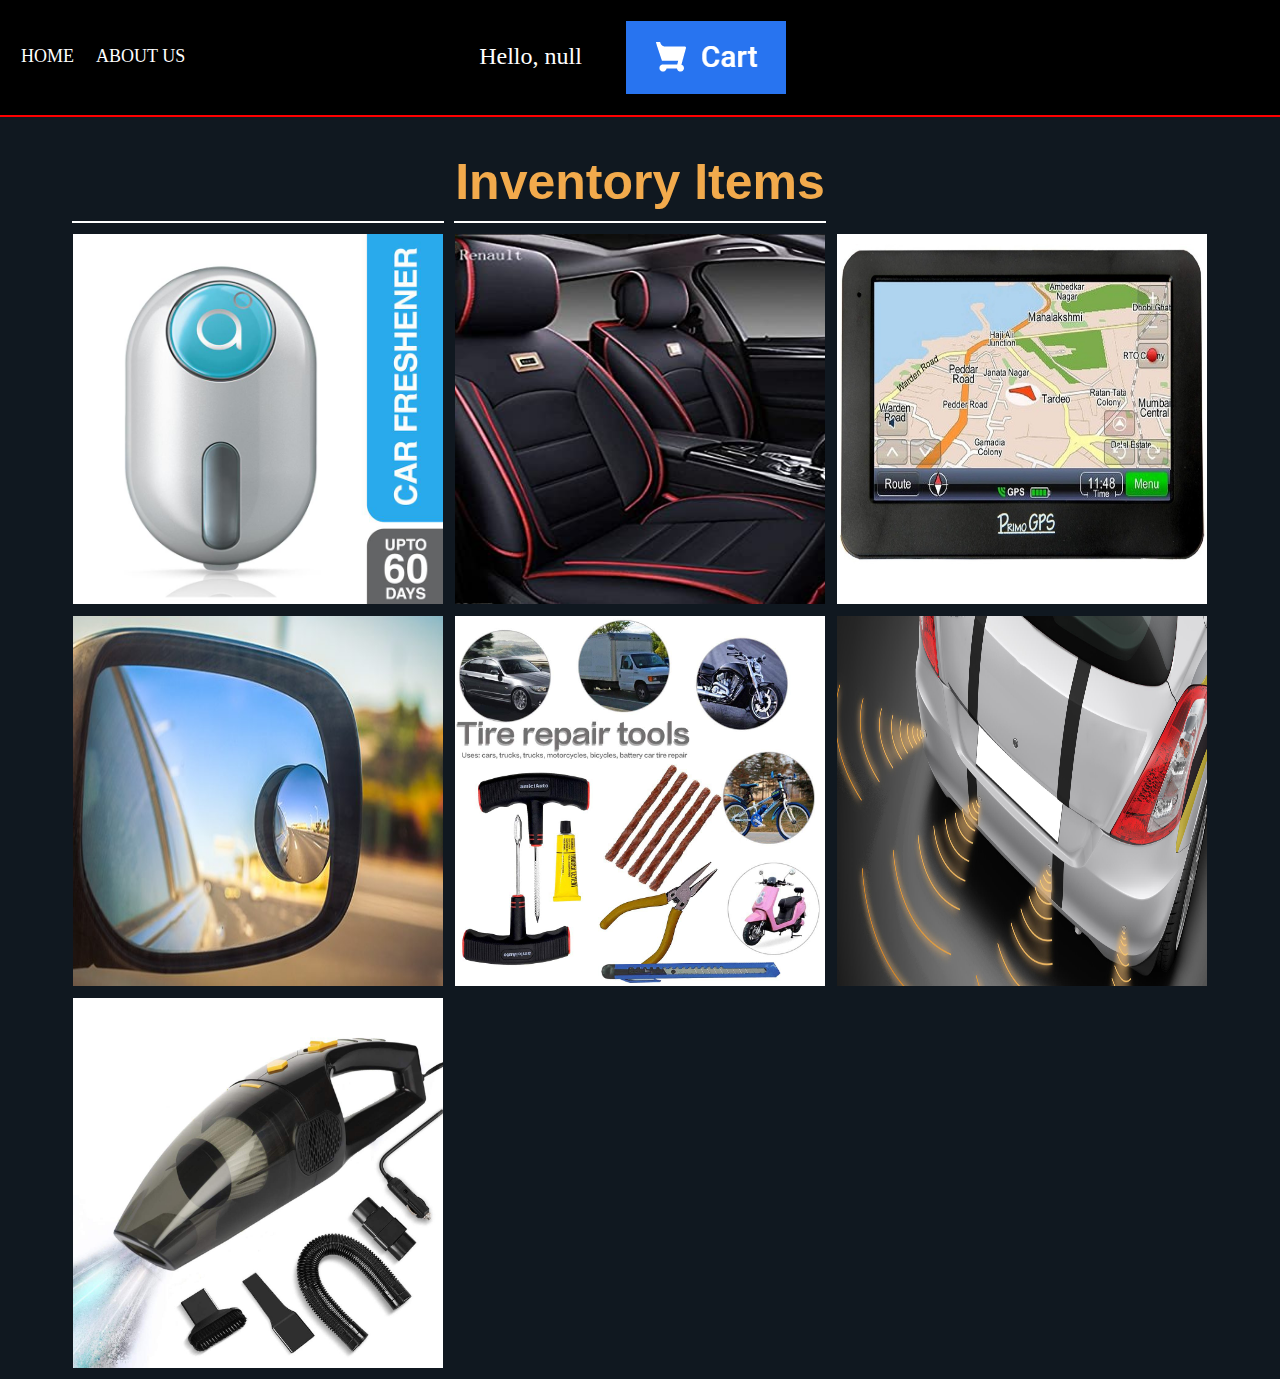
<file: src/inv 1.html>
<html>
    <head>
        <style>
            .menu {
              background-color: black;
            }
            
            .menu a::after{
            content: '';
            
            width: 0%;
            
            height: 3px;
            
            
            background: red;
            
            display: block;
            margin: auto;
            
            transition: 0.75s;
            
            }
            .menu::after{
            content: '';
            
            width:100%;
            
            height: 2px;
            
            
            background: red;
            
            display: block;
            margin: auto;
            
            }
            .menu a:hover::after{
             width: 100%;
            }
             .menu a:hover{
               background-color: violet; font-size: x-large; 
            }
            
            
            </style>
            </head>
            <body style="background-color:#101820ff;
            background-size: 100% 100%;margin: 0px">
             
                
            <div class="menu">
              <table style="background-color:black;" cellspacing="20">
                    <tr>
                   
                        <td><a href="index.html"style="text-decoration:none"><span style="color: white; font-size: large";>HOME</span></a></td>
                        <td><a href="about.html"style="text-decoration:none"><span style="color: white; font-size: large";>ABOUT US</span></a></td>
                        <TD style="width:250px ;"> </TD>
                     <td><a href="" style = "text-decoration: none"><span id="cr" style="color: white;font-size: x-large"></span></a></td>
                        <TD style="width: 0px"> </TD>
                        <td><img src="cart.PNG" alt="add to cart" usemap="#ac"><map name="ac"><area shape="rect" coords="0,0,159,72" href="../Add to cart/addcart.html"></map></td>
                 </tr></table>
                </div> 
 <br> <br>
    <center><table cellspacing="10" border="0">
        <caption><span style="font-weight:bolder ;font-family:Arial;font-size: 50px;color: #f2aa4cff;">Inventory Items</span></caption>
        <tr bgcolor="white"><th></th><th></th></tr>
        <tr>
            <td>
                <img src="1.jpg" width="370px" height="370px" usemap="#s1">
                <map name="s1">
                <area shape="rect" coords="0,0,390,390" alt="Z Fold" href="ZFOLD.html">
                </map>
            </td>
            <td>
                <img src="2a.jpg" width="370px" height="370px" usemap="#s2">
                <map name="s2">
                <area shape="rect" coords="0,0,390,390" alt="M42" href="M42.html">
                </map>
            </td>
            <td>
                <img src="3.jpg" width="370px" height="370px" usemap="#s3">
                <map name="s3">
                <area shape="rect" coords="0,0,390,390" alt="F62" href="F62.html">
                </map>
            </td>
        </tr>
        <tr>
            <td>
                <img src="4.jpg" width="370px" height="370px" usemap="#s4">
                <map name="s4">
                <area shape="rect" coords="0,0,390,390" alt="M51" href="M51.html">
                </map>
            </td>
            <td>
                <img src="5a.jpg"  width="370px" height="370px" usemap="#s5">
                <map name="s5">
                <area shape="rect" coords="0,0,390,390" alt="A72" href="A72.html">
                </map>
            </td>
            <td>
                <img src="6.jpg" width="370px" height="370px" usemap="#s10">
                <map name="s10">
                <area shape="rect" coords="0,0,390,390" alt="Gear S3" href="samsung gear s3.html">
                </map>
            </td>
        </tr>
        <tr>
            
            <td>
                <img src="8.jpg" width="370px" height="370px" usemap="#s6">
                <map name="s6">
                <area shape="rect" coords="0,0,390,390" alt="TAB A7" href="samsung oh no.html">
                 </map> 
            </td>
        </tr>
    </table>
    </center>
   </body>
   <script>
    var users=localStorage.getItem("currentName")
    document.getElementById("cr").innerHTML = "Hello, " + users
</script>
</html>
</file>
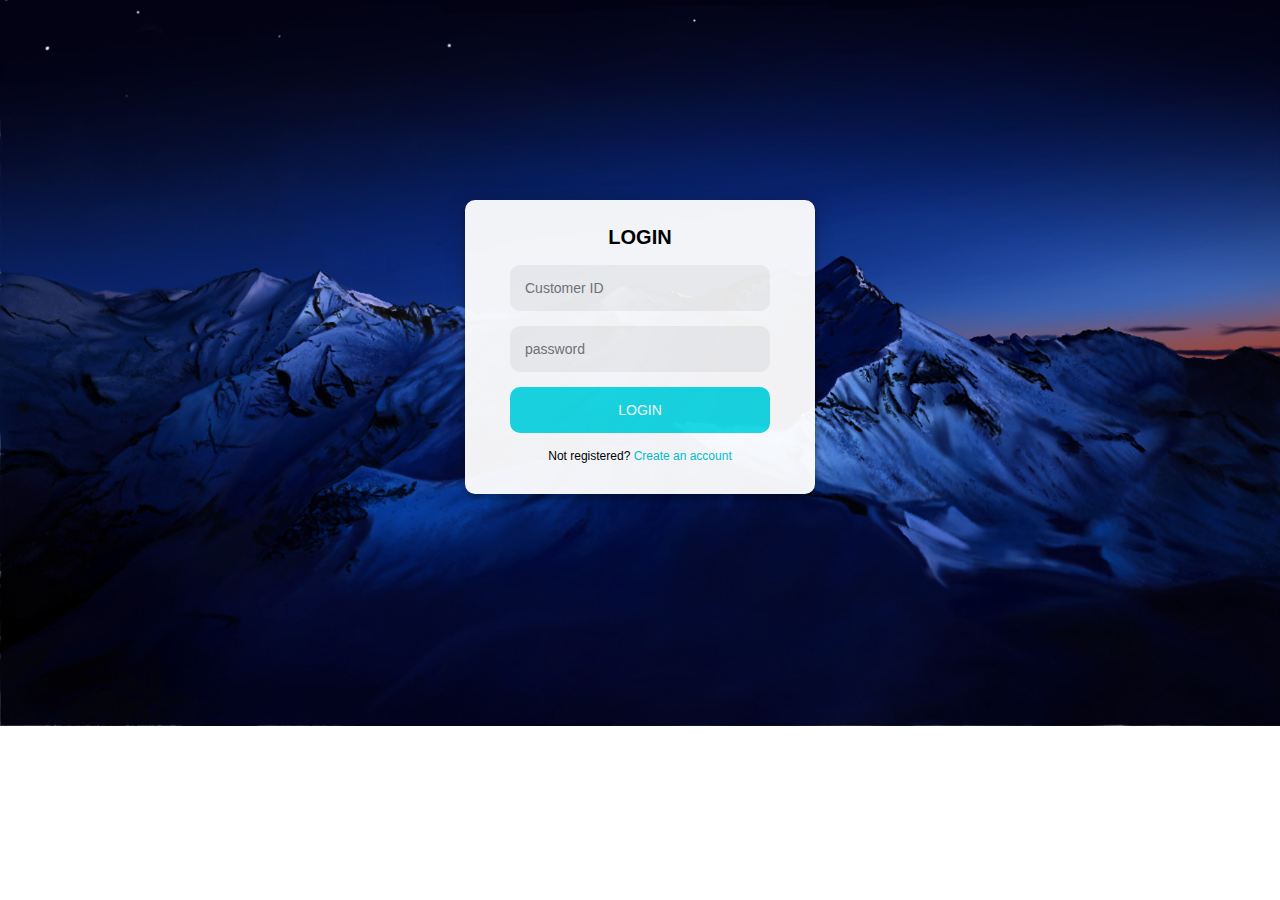
<file: src/login.html>
<!DOCTYPE html>
<html>
<head>
    <title>Login Page</title>
    <link rel="stylesheet" type="text/css" href="login.css">
</head>
<script>
 function validation(){
     username= document.getElementById("username").value
     password= document.getElementById("password1").value
     var users=localStorage.getItem("users")
    var user=JSON.parse(users||"[]")
    localStorage.setItem("currentUser","")
    var check = false
    for(i=0;i<user.length;i++)
        {
            if (user[i].username===username && user[i].password1===password1){
                localStorage.setItem("currentUser",username)
                localStorage.setItem("currentName",user[i].name)
                check = true
                return true
            }
        }
        if (check == false){
            localStorage.setItem("currentUser","")
            alert("Invalid Credentials")
            return false
        }

        }

</script>

<body>
    <div class="form" >
    <p><b>LOGIN</b></p>
    <form  onsubmit="return validation()" action= "" method="POST" >
    
        <input required name="username" type="text" id="username" placeholder="Customer ID">
        <input required name="password1"type="password" id="password1" placeholder="password">
        <button required name="rohith" type ="submit">Login</button>
        <p class="message">Not registered? <a href="Sign up.html">Create an account</a></p>
    </form>
    </div>
</body>

</html>
</file>
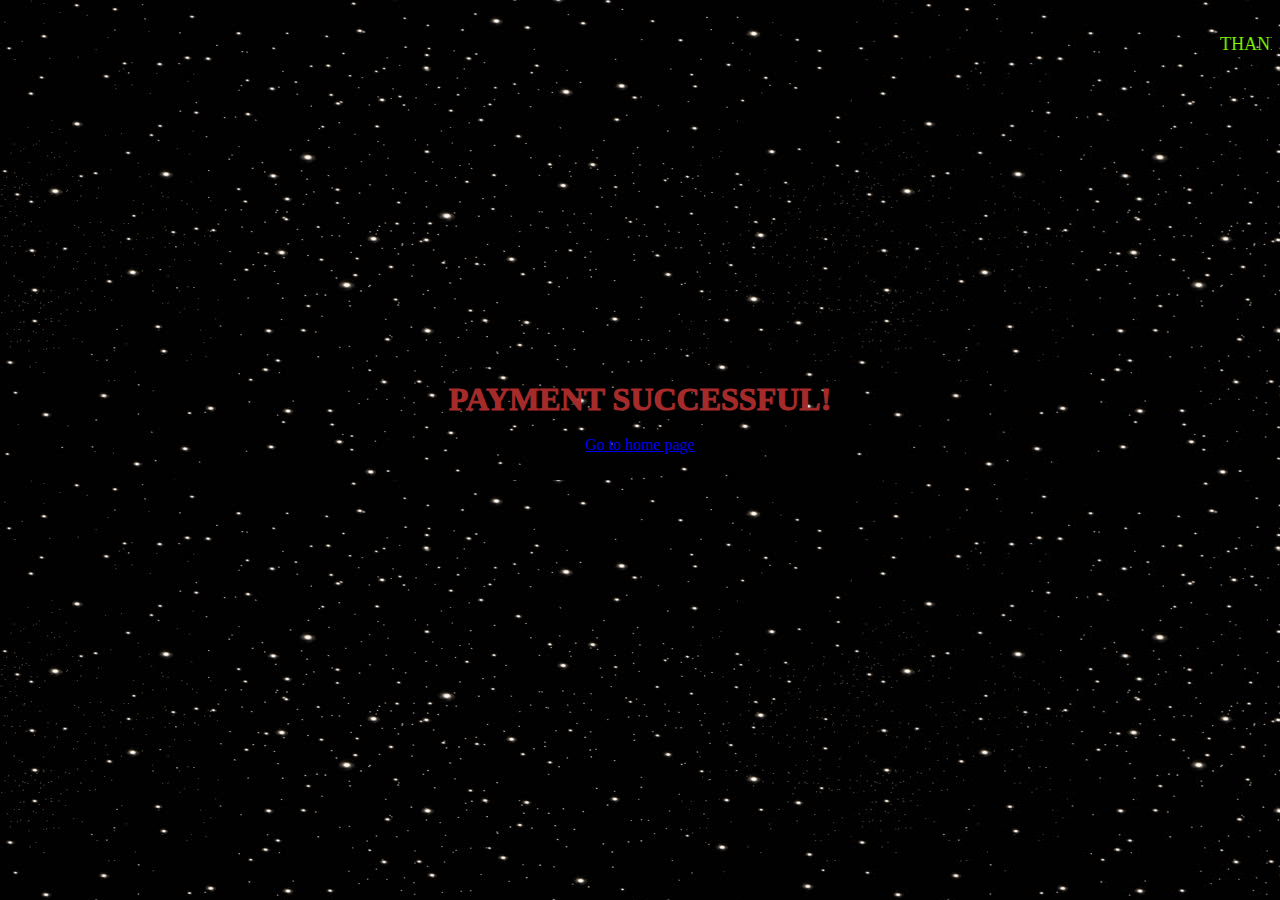
<file: src/Payment.html>
<!DOCTYPE html>
<html>
<head>
    <title>PAYMENT</title>
    
</head>
<body style="background-image: url('2.png');" >
 <p style="text-align: center">
    <marquee behavior="" direction="MIDDLE" style="font-weight: 500;font-size: large; color: chartreuse;"><P>THANK YOU FOR YOUR PURCHASE!</P></marquee>
 <br> <br> <br> <br> <br><br> <br> <br> <br> <br><br> <br> <br> <br> <br><br><br>
<Center style="color: brown; font-size: xx-large;font-weight: 1000;">PAYMENT SUCCESSFUL!</Center><br>
<center class="clea"><a href="index.html">Go to home page</a></center>

<map name="caynlogo">
    <area shape="rect" coords="2,1,262,91" alt="logo" href="../Home page/home.html">
</map>
 
</body>
</html>
</file>
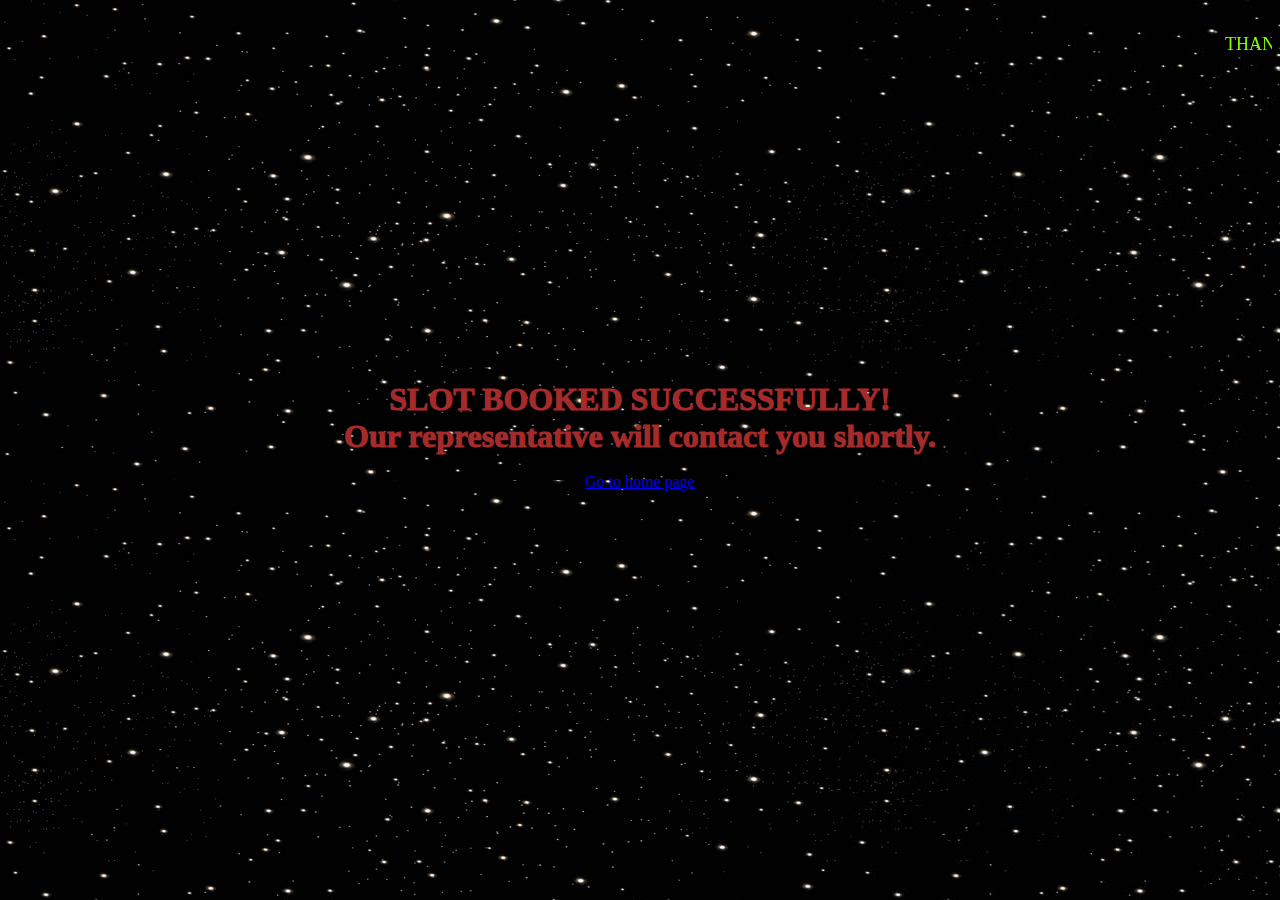
<file: src/pays.html>
<!DOCTYPE html>
<html>
<head>
    <title>BOOKING SUCCESSFUL</title>
    
</head>
<body style="background-image: url('2.png');" >
 <p style="text-align: center">
    <marquee behavior="" direction="MIDDLE" style="font-weight: 500;font-size: large; color: chartreuse;"><P>THANK YOU FOR BOOKING OUR SERVICE!</P></marquee>
 <br> <br> <br> <br> <br><br> <br> <br> <br> <br><br> <br> <br> <br> <br><br><br>
<Center style="color: brown; font-size: xx-large;font-weight: 1000;">SLOT BOOKED SUCCESSFULLY!<br>Our representative will contact you shortly.</Center><br>
<center><a href="index.html">Go to home page</a></center>

<map name="caynlogo">
    <area shape="rect" coords="2,1,262,91" alt="logo" href="../Home page/home.html">
</map>
 
</body>
</html>
</file>
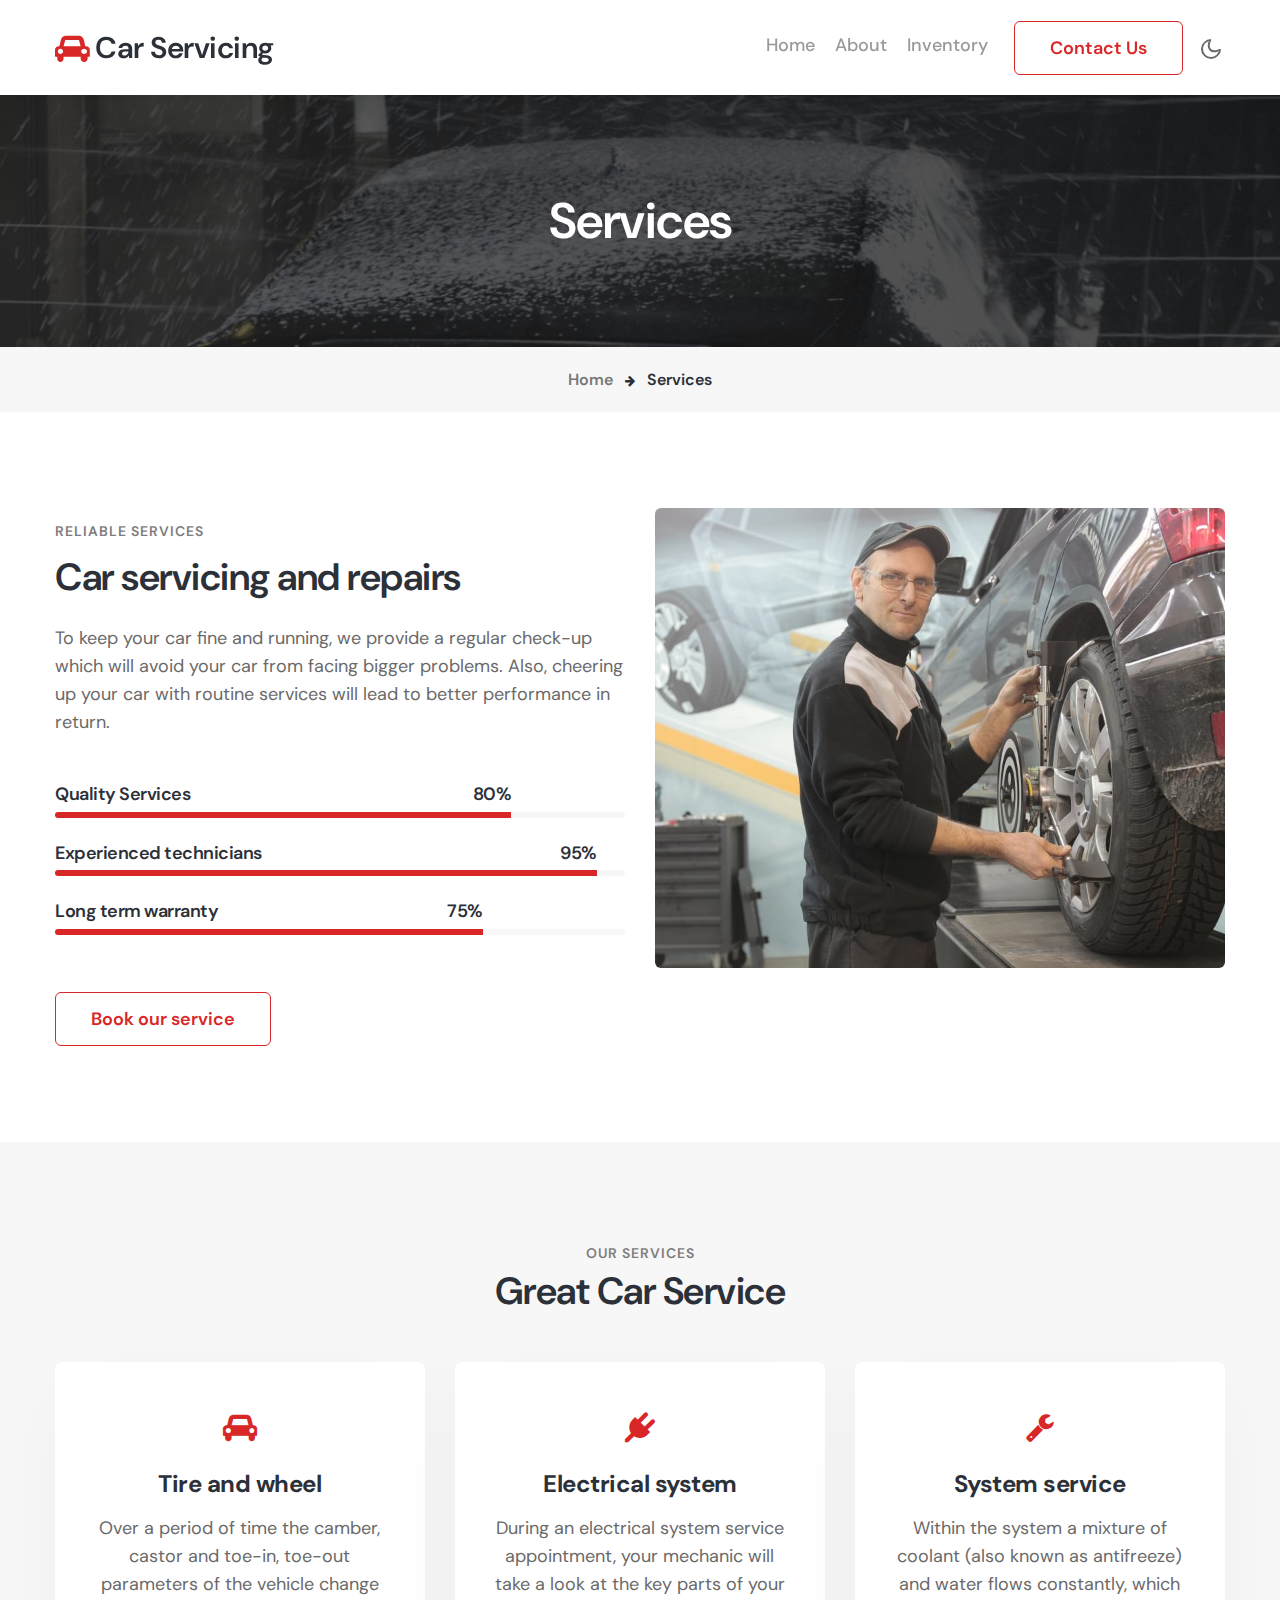
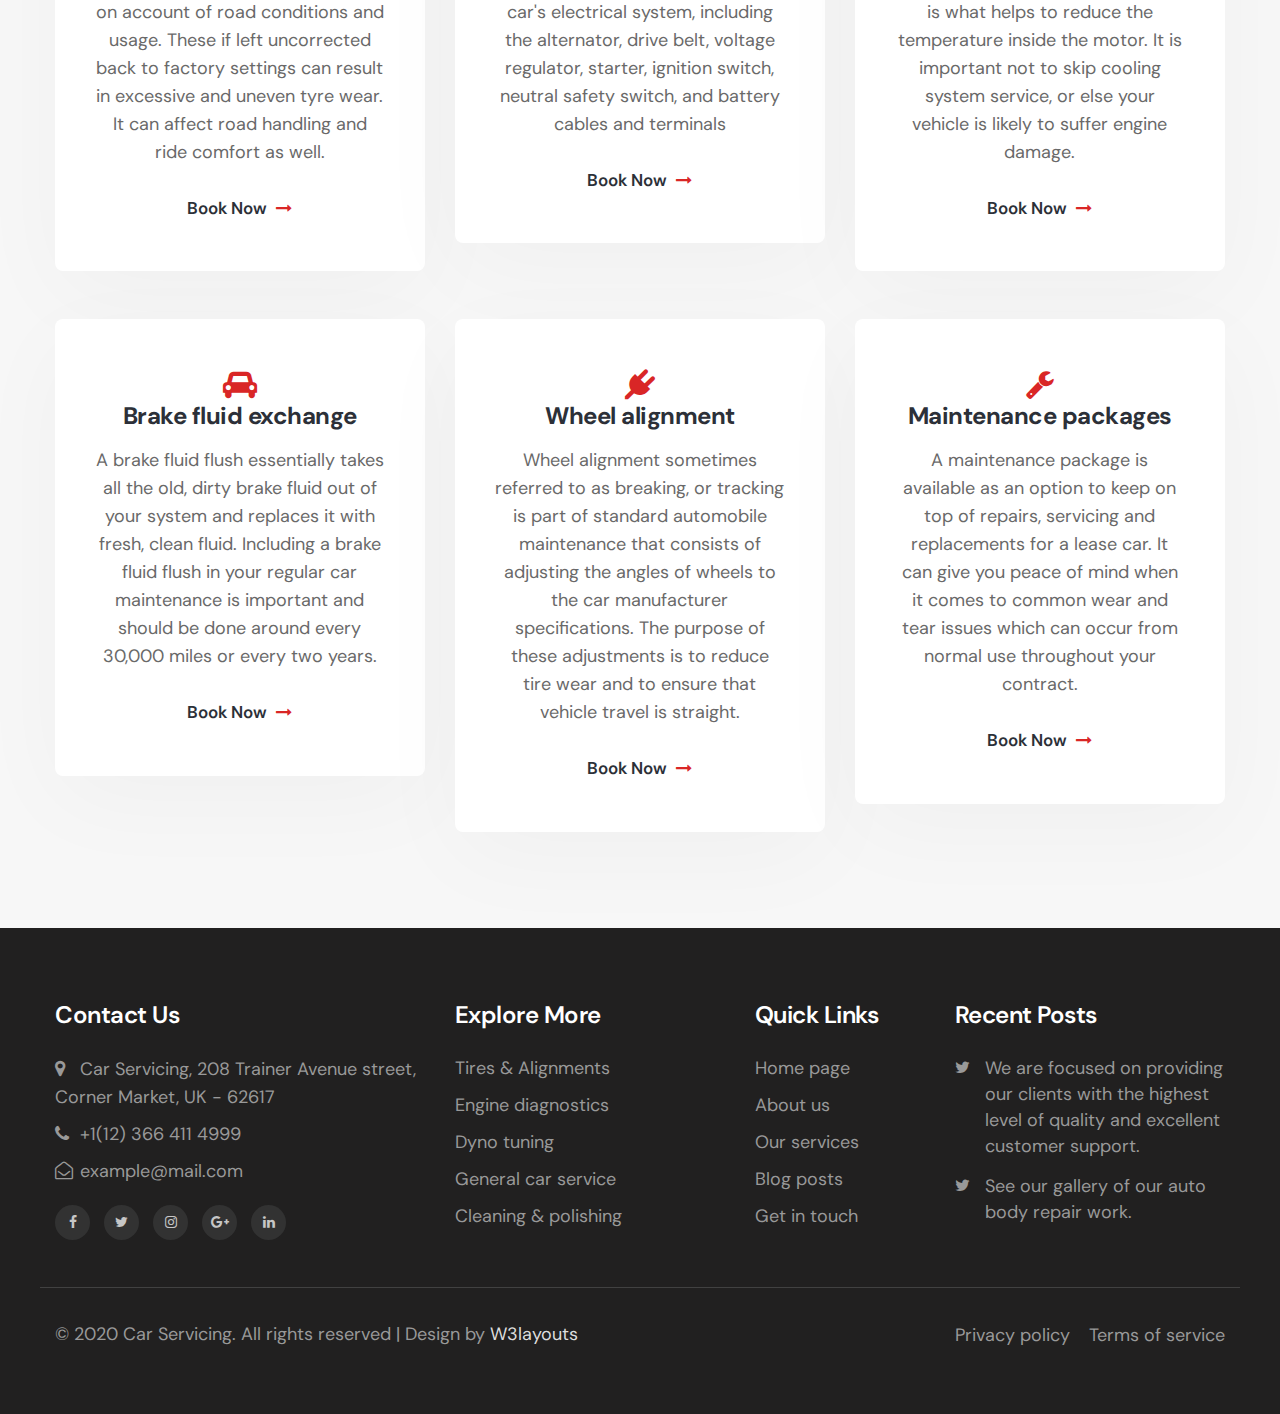
<file: src/services.html>
<!doctype html>
<html lang="en">

<head>
  <!-- Required meta tags -->
  <meta charset="utf-8">
  <meta name="viewport" content="width=device-width, initial-scale=1, shrink-to-fit=no">

  <title>Our Services</title>

  <!-- Google fonts -->
  <link href="//fonts.googleapis.com/css2?family=DM+Sans:wght@400;700&display=swap" rel="stylesheet">

  <!-- Template CSS -->
  <link rel="stylesheet" href="assets/css/style-starter.css">

</head>

<body>
<!-- header -->
<header id="site-header" class="fixed-top">
  <section class="w3l-header-4">
    <div class="container">
      <nav class="navbar navbar-expand-lg navbar-light">
        <h1><a class="navbar-brand" href="index.html"><span class="fa fa-car" aria-hidden="true"></span>
            Car Servicing</span>
          </a></h1>
        <button class="navbar-toggler collapsed" type="button" data-toggle="collapse" data-target="#navbarNav"
          aria-controls="navbarNav" aria-expanded="false" aria-label="Toggle navigation">
          <span class="fa icon-expand fa-bars"></span>
          <span class="fa icon-close fa-times"></span>
        </button>

        <div class="collapse navbar-collapse" id="navbarNav">
          <ul class="navbar-nav ml-auto">
            <li class="nav-item @@home__active">
              <a class="nav-link" href="index.html">Home </a>
            </li>
            <li class="nav-item @@about__active">
              <a class="nav-link" href="about.html">About</a>
            </li>
            <li class="nav-item @@about__active">
              <a class="nav-link" href="inv.html">Inventory</a>
            </li>
            <li class="nav-item ml-3">
              <a href="contact.html" class="btn btn-outline-primary btn-style mr-2">Contact Us</a>
            </li>
          </ul>

          <!-- //toggle switch for light and dark theme -->
        </div>
        <!-- toggle switch for light and dark theme -->
        <div class="mobile-position">
          <nav class="navigation">
            <div class="theme-switch-wrapper">
              <label class="theme-switch" for="checkbox">
                <input type="checkbox" id="checkbox">
                <div class="mode-container">
                  <i class="gg-sun"></i>
                  <i class="gg-moon"></i>
                </div>
              </label>
            </div>
          </nav>
        </div>
      </nav>
    </div>
  </section>
</header>
<!-- //header -->

<section class="w3l-about-breadcrumb">
    <div class="breadcrumb-bg breadcrumb-bg-about py-5">
        <div class="container py-lg-5 py-md-3">
            <h2 class="title">Services</h2>
        </div>
    </div>
</section>
<section class="w3l-breadcrumb">
    <div class="container">
        <ul class="breadcrumbs-custom-path">
            <li><a href="#url">Home</a></li>
            <li class="active"><span class="fa fa-arrow-right mx-2" aria-hidden="true"></span> services</li>
        </ul>
    </div>
</section>
<section class="w3l-servicesblock py-5" id="">
    <div class="container py-lg-5 py-md-3">
        <div class="row">
            <div class="col-lg-6 about-right-faq align-self">
                <span class="title-small mb-2">Reliable services</span>
                <h3 class="title-big">Car servicing and repairs</h3>
                <p class="mt-lg-4 mt-3 mb-lg-5 mb-4">To keep your car fine and running, we provide a regular check-up which will avoid your car from facing bigger problems. Also, cheering up your car with routine services will lead to better performance in return.</p>
                <div class="progress-info info1">
                    <h6 class="progress-tittle">Quality Services <span class="">80%</span></h6>
                    <div class="progress">
                        <div class="progress-bar progress-bar-striped" role="progressbar" style="width: 80%"
                            aria-valuenow="90" aria-valuemin="0" aria-valuemax="100">
                        </div>
                    </div>
                </div>
                <div class="progress-info info2">
                    <h6 class="progress-tittle">Experienced technicians <span class="">95%</span>
                    </h6>
                    <div class="progress">
                        <div class="progress-bar progress-bar-striped" role="progressbar" style="width: 95%"
                            aria-valuenow="95" aria-valuemin="0" aria-valuemax="100">
                        </div>
                    </div>
                </div>
                <div class="progress-info info3">
                    <h6 class="progress-tittle">Long term warranty <span class="">75%</span></h6>
                    <div class="progress">
                        <div class="progress-bar progress-bar-striped" role="progressbar" style="width: 75%"
                            aria-valuenow="95" aria-valuemin="0" aria-valuemax="100">
                        </div>
                    </div>
                </div>
            </div>
            <div class="col-lg-6 left-wthree-img mt-lg-0 mt-4">
                <img src="assets/images/services.jpg" alt="" class="img-fluid radius-image">
            </div>
        </div>
        <br>
    <a href="book.php" class="btn btn-outline-primary btn-style mr-2">Book our service</a>
    </div>
    
</section>
<!-- /bottom-grids-->
<section class="w3l-bottom-grids-6 py-5">
    <div class="container py-lg-5 py-md-4">
        <h6 class="title-small text-center">Our Services</h6>
        <h3 class="title-big mb-md-5 mb-4 text-center">Great Car Service</h3>
        <div class="grids-area-hny main-cont-wthree-fea row">
            <div class="col-lg-4 col-md-6 grids-feature">
                <div class="area-box">
                    <span class="fa fa-car"></span>
                    <h4><a href="#feature" class="title-head">Tire and wheel</a></h4>
                    <p>Over a period of time the camber, castor and toe-in, toe-out parameters of the vehicle change on account of road conditions and usage. These if left uncorrected back to factory settings can result in excessive and uneven tyre wear. It can affect road handling and ride comfort as well.</p>
                    <a href="Book.php" class="more">Book Now <span class="fa fa-long-arrow-right"></span> </a>
                </div>
            </div>
            <div class="col-lg-4 col-md-6 grids-feature mt-md-0 mt-4">
                <div class="area-box">
                    <span class="fa fa-plug"></span>
                    <h4><a href="#feature" class="title-head">Electrical system</a></h4>
                    <p>During an electrical system service appointment, your mechanic will take a look at the key parts of your car's electrical system, including the alternator, drive belt, voltage regulator, starter, ignition switch, neutral safety switch, and battery cables and terminals</p>
                    <a href="Book.php" class="more">Book Now <span class="fa fa-long-arrow-right"></span> </a>
                </div>
            </div>
            <div class="col-lg-4 col-md-6 grids-feature mt-lg-0 mt-4">
                <div class="area-box">
                    <span class="fa fa-wrench"></span>
                    <h4><a href="#feature" class="title-head">System service</a></h4>
                    <p>Within the system a mixture of coolant (also known as antifreeze) and water flows constantly, which is what helps to reduce the temperature inside the motor. It is important not to skip cooling system service, or else your vehicle is likely to suffer engine damage.</p>
                    <a href="Book.php" class="more">Book Now <span class="fa fa-long-arrow-right"></span> </a>
                </div>
            </div>
            <div class="col-lg-4 col-md-6 grids-feature mt-lg-5 mt-4">
                <div class="area-box">
                    <span class="fa fa-car"></span>
                    <h4><a href="#feature" class="title-head mt-0">Brake fluid exchange</a></h4>
                    <p>A brake fluid flush essentially takes all the old, dirty brake fluid out of your system and replaces it with fresh, clean fluid. Including a brake fluid flush in your regular car maintenance is important and should be done around every 30,000 miles or every two years.</p>
                    <a href="Book.php" class="more">Book Now <span class="fa fa-long-arrow-right"></span> </a>
                  </div>
            </div>
        
        <div class="col-lg-4 col-md-6 grids-feature mt-lg-5 mt-4">
            <div class="area-box">
                <span class="fa fa-plug"></span>
                    <h4><a href="#feature" class="title-head mt-0">Wheel alignment</a></h4>
                    <p>Wheel alignment sometimes referred to as breaking, or tracking is part of standard automobile maintenance that consists of adjusting the angles of wheels to the car manufacturer specifications. The purpose of these adjustments is to reduce tire wear and to ensure that vehicle travel is straight.</p>
                    <a href="Book.php" class="more">Book Now <span class="fa fa-long-arrow-right"></span> </a>
                  </div>

            </div>

        <div class="col-lg-4 col-md-6 grids-feature mt-lg-5 mt-4">
            <div class="area-box">
                <span class="fa fa-wrench"></span>
                    <h4><a href="#feature" class="title-head mt-0">Maintenance packages</a></h4>
                    <p>A maintenance package is available as an option to keep on top of repairs, servicing and replacements for a lease car. It can give you peace of mind when it comes to common wear and tear issues which can occur from normal use throughout your contract.
                    </p>
                    <a href="Book.php" class="more">Book Now <span class="fa fa-long-arrow-right"></span> </a>
            </div>
        </div>
        </div>
        
                   
</section>
<!-- //bottom-grids-->

     <!-- footer -->
     <section class="w3l-footer-29-main" id="footer">
      <div class="footer-29 py-5">
        <div class="container pb-lg-3">
          <div class="row footer-top-29">
            <div class="col-lg-4 col-md-6 footer-list-29 footer-1 mt-md-4">
              <h6 class="footer-title-29">Contact Us</h6>
              <ul>
                <li>
                  <p><span class="fa fa-map-marker"></span> Car Servicing, 208 Trainer Avenue street,
                    Corner Market, UK - 62617</p>
                </li>
                <li><a href="tel:+1(12) 366 411 4999"><span class="fa fa-phone"></span> +1(12) 366 411 4999</a></li>
                <li><a href="mailto:example@mail.com" class="mail"><span class="fa fa-envelope-open-o"></span>
                    example@mail.com</a></li>
              </ul>
              <div class="main-social-footer-29">
                <a href="#facebook" class="facebook"><span class="fa fa-facebook"></span></a>
                <a href="#twitter" class="twitter"><span class="fa fa-twitter"></span></a>
                <a href="#instagram" class="instagram"><span class="fa fa-instagram"></span></a>
                <a href="#google-plus" class="google-plus"><span class="fa fa-google-plus"></span></a>
                <a href="#linkedin" class="linkedin"><span class="fa fa-linkedin"></span></a>
              </div>
            </div>
            <div class="col-lg-3 col-md-6 col-6 footer-list-29 footer-2 mt-4">
              <ul>
                <h6 class="footer-title-29">Explore More</h6>
                <li><a href="#url">Tires & Alignments</a></li>
                <li><a href="#url">Engine diagnostics</a></li>
                <li><a href="#url">Dyno tuning</a></li>
                <li><a href="#url">General car service</a></li>
                <li><a href="#url">Cleaning & polishing</a></li>
              </ul>
            </div>
            <div class="col-lg-2 col-md-6 col-6 footer-list-29 footer-4 mt-4">
              <ul>
                <h6 class="footer-title-29">Quick Links</h6>
                <li><a href="index.html">Home page</a></li>
                <li><a href="about.html">About us</a></li>
                <li><a href="services.html">Our services</a></li>
                <li><a href="#blog">Blog posts</a></li>
                <li><a href="contact.html">Get in touch</a></li>
              </ul>
            </div>
            <div class="col-lg-3 col-md-6 footer-list-29 footer-3 mt-4">
              <div class="properties">
                <h6 class="footer-title-29">Recent Posts</h6>
                <a class="d-grid twitter-feed" href="blog-single.html">
                  <p>We are focused on providing our clients with the highest
                    level of quality and excellent customer support.</p>
                </a>
                <a class="d-grid twitter-feed" href="blog-single.html">
                  <p>See our gallery of our auto body repair work.</p>
                </a>
              </div>
            </div>
          </div>
          <div class="row bottom-copies">
            <p class="copy-footer-29 col-lg-8">© 2020 Car Servicing. All rights reserved | Design by <a
                href="https://w3layouts.com">W3layouts</a></p>
            <ul class="list-btm-29 col-lg-4">
              <li><a href="#link">Privacy policy</a></li>
              <li><a href="#link">Terms of service</a></li>
            </ul>
          </div>
        </div>
      </div>
      <!-- move top -->
      <button onclick="topFunction()" id="movetop" class="bg-primary" title="Go to top">
        <span class="fa fa-level-up"></span>
      </button>
      <script>
        // When the user scrolls down 20px from the top of the document, show the button
        window.onscroll = function () {
          scrollFunction()
        };

        function scrollFunction() {
          if (document.body.scrollTop > 20 || document.documentElement.scrollTop > 20) {
            document.getElementById("movetop").style.display = "block";
          } else {
            document.getElementById("movetop").style.display = "none";
          }
        }

        // When the user clicks on the button, scroll to the top of the document
        function topFunction() {
          document.body.scrollTop = 0;
          document.documentElement.scrollTop = 0;
        }
      </script>
      <!-- /move top -->
    </section>
    <!-- // footer -->

    <script src="assets/js/jquery-3.3.1.min.js"></script> <!-- Common jquery plugin -->

    <script src="assets/js/theme-change.js"></script><!-- theme switch js (light and dark)-->

    <!-- magnific popup -->
    <script src="assets/js/jquery.magnific-popup.min.js"></script>
    <script>
      $(document).ready(function () {
        $('.popup-with-zoom-anim').magnificPopup({
          type: 'inline',

          fixedContentPos: false,
          fixedBgPos: true,

          overflowY: 'auto',

          closeBtnInside: true,
          preloader: false,

          midClick: true,
          removalDelay: 300,
          mainClass: 'my-mfp-zoom-in'
        });

        $('.popup-with-move-anim').magnificPopup({
          type: 'inline',

          fixedContentPos: false,
          fixedBgPos: true,

          overflowY: 'auto',

          closeBtnInside: true,
          preloader: false,

          midClick: true,
          removalDelay: 300,
          mainClass: 'my-mfp-slide-bottom'
        });
      });
    </script>
    <!-- magnific popup -->

    <script src="assets/js/owl.carousel.js"></script>
    <!-- script for tesimonials carousel slider -->
    <script>
      $(document).ready(function () {
        $("#owl-demo1").owlCarousel({
          loop: true,
          margin: 20,
          nav: false,
          responsiveClass: true,
          responsive: {
            0: {
              items: 1,
              nav: false
            },
            736: {
              items: 1,
              nav: false
            },
            1000: {
              items: 2,
              nav: false,
              loop: false
            }
          }
        })
      })
    </script>
    <!-- //script for tesimonials carousel slider -->

    <!--/MENU-JS-->
    <script>
      $(window).on("scroll", function () {
        var scroll = $(window).scrollTop();

        if (scroll >= 80) {
          $("#site-header").addClass("nav-fixed");
        } else {
          $("#site-header").removeClass("nav-fixed");
        }
      });

      //Main navigation Active Class Add Remove
      $(".navbar-toggler").on("click", function () {
        $("header").toggleClass("active");
      });
      $(document).on("ready", function () {
        if ($(window).width() > 991) {
          $("header").removeClass("active");
        }
        $(window).on("resize", function () {
          if ($(window).width() > 991) {
            $("header").removeClass("active");
          }
        });
      });
    </script>
    <!--//MENU-JS-->

    <!-- disable body scroll which navbar is in active -->
    <script>
      $(function () {
        $('.navbar-toggler').click(function () {
          $('body').toggleClass('noscroll');
        })
      });
    </script>
    <!-- //disable body scroll which navbar is in active -->

    <!--bootstrap-->
    <script src="assets/js/bootstrap.min.js"></script>
    <!-- //bootstrap-->
    </body>

    </html>
</file>
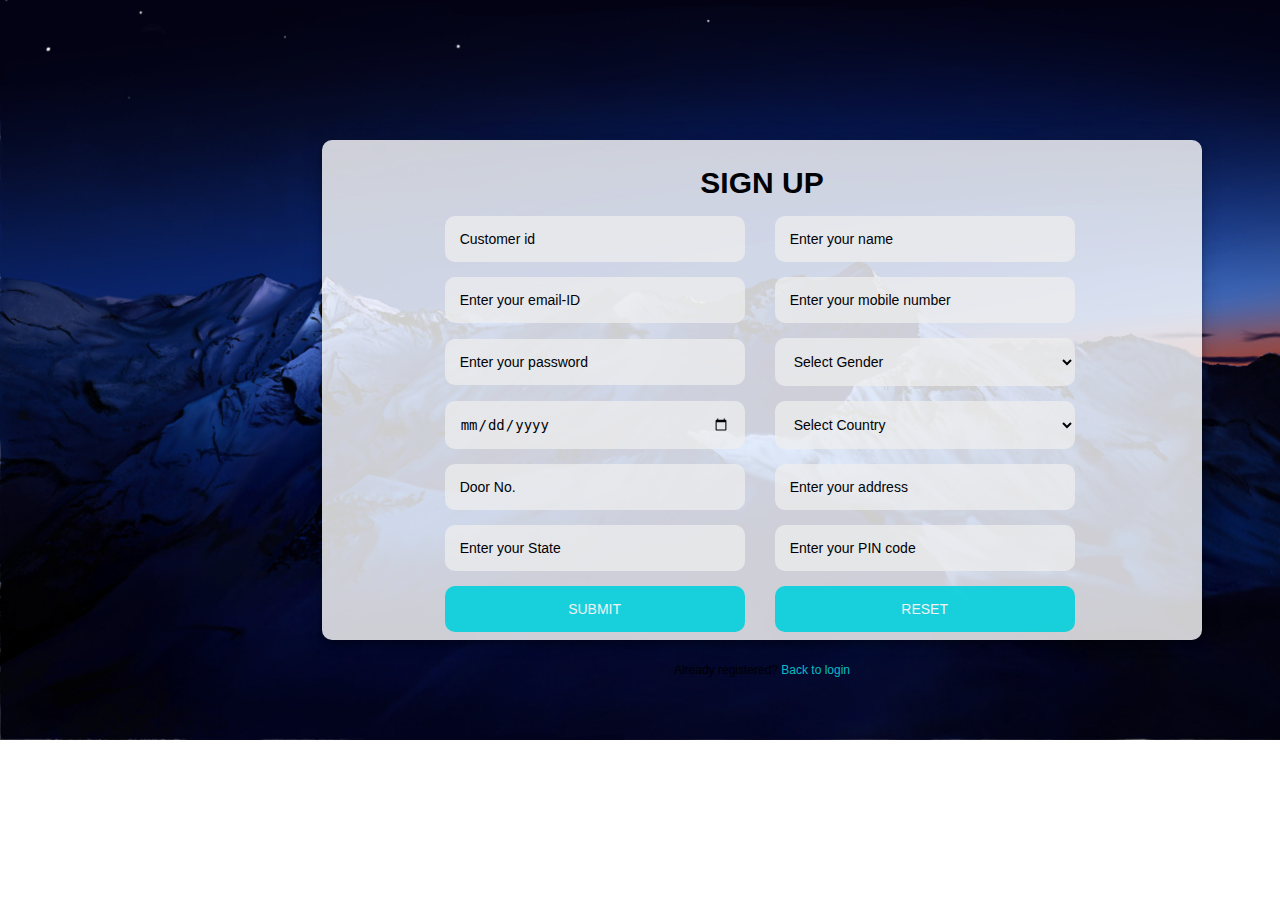
<file: src/Signup.html>
<!DOCTYPE html>
<html>
<head>
    <title>Sign Up Page</title>
    <link rel="stylesheet" type="text/css" href="Sign up.css">
    <script>
      function get_data(){
         var username = document.getElementById("username").value
         var name = document.getElementById("name").value
         var email = document.getElementById("emailID").value
         var mobile_number = document.getElementById("mobile_number").value
         var password = document.getElementById("password").value
         var Gender = document.getElementById("gender").value
         var DOB = document.getElementById("DOB").value
         var country = document.getElementById("country").value
         var userDetails = {"username":username,"name":name,"email":email,"mobileNumber":mobile_number,"password":password,"gender":Gender,"DOB":DOB,"country":country} 
        console.log(userDetails)
        var users=localStorage.getItem("users")
        var user=JSON.parse(users||"[]")
        user.push(userDetails)
        localStorage.setItem("users",JSON.stringify(user))
        }
        function redirect(){
            return true
        }
    </script>
</head>
<body>
    <div class="form">
    <p><b>SIGN UP</b></p>
    <form onsubmit="return redirect()" action="Welcomepage.html">
    <pre>
        <input required type="text" name="username" id="username" placeholder="Customer id"><input required type="text" name="name" id="name" placeholder="Enter your name">
        <input required type="email" name="emailID" id="emailID" placeholder="Enter your email-ID"><input required type="number" name="mobile_number" id="mobile_number" placeholder="Enter your mobile number">
        <input required type="password" pattern="[0-9a-zA-Z@]{8,}" name="password" id="password" placeholder="Enter your password"><select name="Gender" id="gender" ><option value="" selected hidden disabled>Select Gender</option> <option value="Male">Male</option> <option value="Female">Female</option> <option value="Others">Others</option> </select>    
        <input required type="date" name="DOB" id="DOB" placeholder="Enter your DOB"><select name="country" id="country" > <option value=""  selected hidden disabled>Select Country</option> <option value="India">India</option> <option value="Singapore">Singapore</option> <option value="Qatar">Qatar</option> </select>
        <input required type="number" name="doorno" id="doorno" placeholder="Door No."><input required type="text" name="text" id="address" placeholder="Enter your address">
        <input required type="text" name="state" id="state" placeholder="Enter your State"><input required type="number" name="pin" id="pin" placeholder="Enter your PIN code">
        <button type="submit" onclick="get_data()">SUBMIT</button><button type="reset">RESET</button>
        </pre>
        <p class="message">Already registered? <a href="login.html">Back to login</a></p>
    </form>
    </div>
    </body>
    </html>
</file>
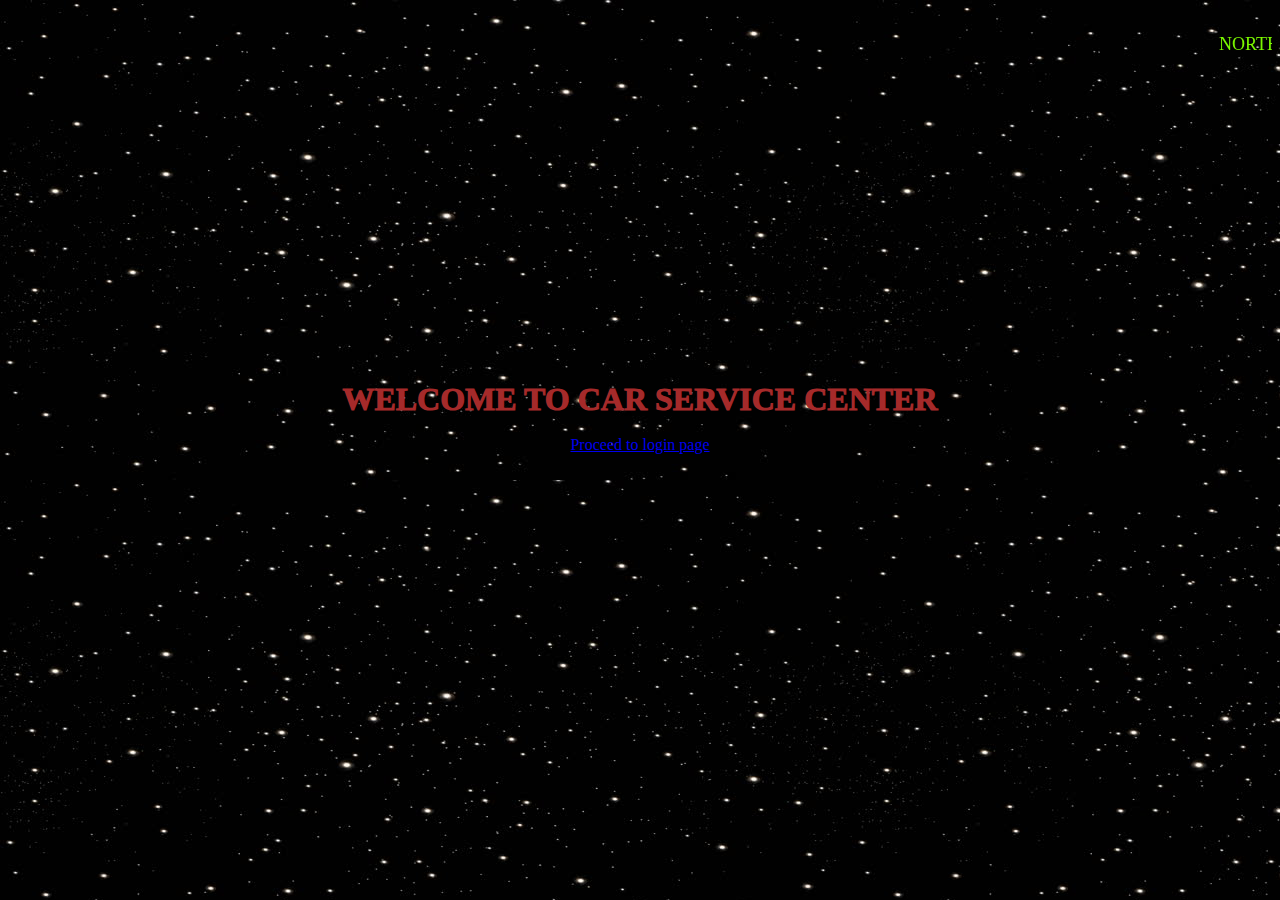
<file: src/Welcomepage.html>
<!DOCTYPE html>
<html>
<head>
    <title>Welcome!</title>
    
</head>
<body style="background-image: url('2.png');" >
 <p style="text-align: center">
    <marquee behavior="" direction="MIDDLE" style="font-weight: 500;font-size: large; color: chartreuse;"><P>NORTH EAST SOUTH WEST OUR SERVICE IS BEST</P></marquee>
 <br> <br> <br> <br> <br><br> <br> <br> <br> <br><br> <br> <br> <br> <br><br><br>
<Center style="color: brown; font-size: xx-large;font-weight: 1000;">WELCOME TO CAR SERVICE CENTER</Center><br>
<center><a href="login.html">Proceed to login page</a></center>

<map name="caynlogo">
    <area shape="rect" coords="2,1,262,91" alt="logo" href="../Home page/home.html">
</map>
 
</body>
</html>
</file>
<file: src/css/style.css>
.section {
	position: relative;
	height: 100vh;
}

.section .section-center {
	position: absolute;
	top: 50%;
	left: 0;
	right: 0;
	-webkit-transform: translateY(-50%);
	transform: translateY(-50%);
}

#booking {
	font-family: 'Montserrat', sans-serif;
	background-image: url('../img/background.jpg');
	background-size: cover;
	background-position: center;
}

#booking::before {
	content: '';
	position: absolute;
	left: 0;
	right: 0;
	bottom: 0;
	top: 0;
	background: rgba(0, 0, 0, 0.6);
}

.booking-form {
	max-width: 642px;
	width: 100%;
	margin: auto;
}

.booking-form .form-header {
	text-align: center;
	margin-bottom: 25px;
}

.booking-form .form-header h1 {
	font-size: 58px;
	text-transform: uppercase;
	font-weight: 700;
	color: #ffc001;
	margin: 0px;
}

.booking-form>form {
	background-color: #101113;
	padding: 30px 20px;
	border-radius: 3px;
}

.booking-form .form-group {
	position: relative;
	margin-bottom: 15px;
}

.booking-form .form-control {
	background-color: #f5f5f5;
	border: none;
	height: 45px;
	border-radius: 3px;
	-webkit-box-shadow: none;
	box-shadow: none;
	font-weight: 400;
	color: #101113;
}

.booking-form .form-control::-webkit-input-placeholder {
	color: rgba(16, 17, 19, 0.3);
}

.booking-form .form-control:-ms-input-placeholder {
	color: rgba(16, 17, 19, 0.3);
}

.booking-form .form-control::placeholder {
	color: rgba(16, 17, 19, 0.3);
}

.booking-form input[type="date"].form-control:invalid {
	color: rgba(16, 17, 19, 0.3);
}

.booking-form select.form-control {
	-webkit-appearance: none;
	-moz-appearance: none;
	appearance: none;
}

.booking-form select.form-control+.select-arrow {
	position: absolute;
	right: 0px;
	bottom: 6px;
	width: 32px;
	line-height: 32px;
	height: 32px;
	text-align: center;
	pointer-events: none;
	color: #101113;
	font-size: 14px;
}

.booking-form select.form-control+.select-arrow:after {
	content: '\279C';
	display: block;
	-webkit-transform: rotate(90deg);
	transform: rotate(90deg);
}

.booking-form .form-label {
	color: #fff;
	font-size: 12px;
	font-weight: 400;
	margin-bottom: 5px;
	display: block;
	text-transform: uppercase;
}

.booking-form .submit-btn {
	color: #101113;
	background-color: #ffc001;
	font-weight: 700;
	height: 50px;
	border: none;
	width: 100%;
	display: block;
	border-radius: 3px;
	text-transform: uppercase;
}
.booking-form .re-btn {
	color: #101113;
	background-color: #ffc001;
	font-weight: 700;
	height: 50px;
	border: none;
	width: 100%;
	display: block;
	border-radius: 3px;
	text-transform: uppercase;
}
</file>
<file: src/login.css>
body{
    padding: 0;
    margin: 0;
    background: url(5.jpeg)no-repeat;
    background-size: cover;
}

.form b{
    font-size: 20px;
}
.form{
    font-family: "Roboto", sans-serif;
    position: relative;
    background: #FFFFFF;
    opacity: 95%;
    max-width: 260px;
    max-height: 260px;
    margin: 200px auto 100px;
    padding: 10px 45px 30px 45px;
    box-shadow: 0 0 20px 0 rgba(0, 0, 0, 0.2), 0 5px 5px 0 rgba(0, 0, 0, 0.24);
    border-radius: 10px;
}

.form p{
    font-size: 15px;
    padding: 1px;
    text-align: center;
}
.form input{
    outline: 0;
    border-radius: 10px;
    background: #F2F2F2;
    width: 100%;
    border: 0;
    margin: 0 0 15px;
    padding: 15px;
    box-sizing: border-box;
    font-size: 14px;
}
.form input:hover{
    background-color: #D3F8F9;
    transition: all 1s ease 0s;
}
.form input:focus{
    background-color: #D3F8F9;
    transition: all 1s ease 0s;
}
.form button{
    text-transform: uppercase;
    outline: 0;
    border-radius: 10px;
    background: #1ADBE5;
    width: 100%;
    border: 0;
    padding: 15px;
    color: #FFFFFF;
    font-size: 14px;
    cursor: pointer;
}
.form button:hover, .form button:active, .form button:focus{
    background-color: #06C5CF;
    transition: all 1s ease 0s;
}
.form .message{
    margin: 15px 0 0;
    color: black;
    font-size: 12px;
}
.form .message a{
    color: #06C5CF;
    text-decoration: none;
}
</file>
<file: src/Sign up.css>
body{
    padding: 0;
    margin: 0;
    background: url(5.jpeg)no-repeat;
    background-size: cover;
}


.form{
    font-family: "Roboto", sans-serif;
    position: relative;
    background: rgba(255,255,255,0.85);
    opacity: 95%;
    max-width: 790px;
    max-height: 460px;
    margin: 140px auto 100px;
    margin-left: 322px;
    padding: 10px 45px 30px 45px;
    box-shadow: 0 0 20px 0 rgba(0, 0, 0, 0.2), 0 5px 5px 0 rgba(0, 0, 0, 0.24);
    border-radius: 10px;
}
.form b{
    font-size: 30px;
}
.form p{
    font-size: 15px;
    padding: 1px;
    text-align: center;
}
.form select{
    outline: 0;
    border-radius: 10px;
    background: #F2F2F2;
    width: 300px;
    border: 0;
    margin: 0 15px 15px;
    padding: 15px;
    box-sizing: border-box;
    font-size: 14px;

}
.form input{ 
    outline: 0;
    border-radius: 10px;
    background: #F2F2F2;
    width: 300px;
    border: 0;
    margin: 0 15px 15px;
    padding: 15px;
    box-sizing: border-box;
    font-size: 14px;
}
.form input:hover,.form select:hover{
    background-color: #D3F8F9;
    transition: all 1s ease 0s;
}
.form input:focus , .form select:focus{
    background-color: #D3F8F9;
    transition: all 1s ease 0s;
}
.form button{
    text-transform: uppercase;
    outline: 0;
    border-radius: 10px;
    background: #1ADBE5;
    width: 300px;
    border: 0;
    padding: 15px;
    color: #FFFFFF;
    font-size: 14px;
    margin: 0 15px 0;
    cursor: pointer;
}
.form button:hover, .form button:active, .form button:focus{
    background-color: #06C5CF;
    transition: all 1s ease 0s;
}
.form .message{
    margin: 15px 0 0;
    color:black;
    font-size: 12px;
}
.form .message a{
    color: #06C5CF;
    text-decoration: none;
}
::placeholder{
    color: black;
}
</file>
<file: src/assets/css/style-starter.css>
@charset "UTF-8";
/*--
Author: W3layouts
Author URL: http://w3layouts.com
--*/
/*!
 * Bootstrap v4.4.1 (https://getbootstrap.com/)
 * Copyright 2011-2019 The Bootstrap Authors
 * Copyright 2011-2019 Twitter, Inc.
 * Licensed under MIT (https://github.com/twbs/bootstrap/blob/master/LICENSE)
 */
:root {
  --blue: #007bff;
  --indigo: #6610f2;
  --purple: #6f42c1;
  --pink: #e83e8c;
  --red: #dc3545;
  --orange: #fd7e14;
  --yellow: #ffc107;
  --green: #28a745;
  --teal: #20c997;
  --cyan: #17a2b8;
  --white: #fff;
  --gray: #6c757d;
  --gray-dark: #343a40;
  --primary: #d92626;
  --secondary: #6c757d;
  --success: #28a745;
  --info: #17a2b8;
  --warning: #ffc107;
  --danger: #dc3545;
  --light: #f8f9fa;
  --dark: #343a40;
  --breakpoint-xs: 0;
  --breakpoint-sm: 576px;
  --breakpoint-md: 768px;
  --breakpoint-lg: 992px;
  --breakpoint-xl: 1200px;
  --font-family-sans-serif: -apple-system, BlinkMacSystemFont, "Segoe UI", Roboto, "Helvetica Neue", Arial, "Noto Sans", sans-serif, "Apple Color Emoji", "Segoe UI Emoji", "Segoe UI Symbol", "Noto Color Emoji";
  --font-family-monospace: SFMono-Regular, Menlo, Monaco, Consolas, "Liberation Mono", "Courier New", monospace; }

*,
*::before,
*::after {
  box-sizing: border-box; }

html {
  font-family: sans-serif;
  line-height: 1.15;
  -webkit-text-size-adjust: 100%;
  -webkit-tap-highlight-color: rgba(0, 0, 0, 0); }

article, aside, figcaption, figure, footer, header, hgroup, main, nav, section {
  display: block; }

body {
  margin: 0;
  font-family: -apple-system, BlinkMacSystemFont, "Segoe UI", Roboto, "Helvetica Neue", Arial, "Noto Sans", sans-serif, "Apple Color Emoji", "Segoe UI Emoji", "Segoe UI Symbol", "Noto Color Emoji";
  font-size: 1rem;
  font-weight: 400;
  line-height: 1.5;
  color: #212529;
  text-align: left;
  background-color: #fff; }

[tabindex="-1"]:focus:not(:focus-visible) {
  outline: 0 !important; }

hr {
  box-sizing: content-box;
  height: 0;
  overflow: visible; }

h1, h2, h3, h4, h5, h6 {
  margin-top: 0;
  margin-bottom: 0.5rem; }

p {
  margin-top: 0;
  margin-bottom: 1rem; }

abbr[title],
abbr[data-original-title] {
  text-decoration: underline;
  -webkit-text-decoration: underline dotted;
          text-decoration: underline dotted;
  cursor: help;
  border-bottom: 0;
  -webkit-text-decoration-skip-ink: none;
          text-decoration-skip-ink: none; }

address {
  margin-bottom: 1rem;
  font-style: normal;
  line-height: inherit; }

ol,
ul,
dl {
  margin-top: 0;
  margin-bottom: 1rem; }

ol ol,
ul ul,
ol ul,
ul ol {
  margin-bottom: 0; }

dt {
  font-weight: 700; }

dd {
  margin-bottom: .5rem;
  margin-left: 0; }

blockquote {
  margin: 0 0 1rem; }

b,
strong {
  font-weight: bolder; }

small {
  font-size: 80%; }

sub,
sup {
  position: relative;
  font-size: 75%;
  line-height: 0;
  vertical-align: baseline; }

sub {
  bottom: -.25em; }

sup {
  top: -.5em; }

a {
  color: #d92626;
  text-decoration: none;
  background-color: transparent; }
  a:hover {
    color: #981b1b;
    text-decoration: underline; }

a:not([href]) {
  color: inherit;
  text-decoration: none; }
  a:not([href]):hover {
    color: inherit;
    text-decoration: none; }

pre,
code,
kbd,
samp {
  font-family: SFMono-Regular, Menlo, Monaco, Consolas, "Liberation Mono", "Courier New", monospace;
  font-size: 1em; }

pre {
  margin-top: 0;
  margin-bottom: 1rem;
  overflow: auto; }

figure {
  margin: 0 0 1rem; }

img {
  vertical-align: middle;
  border-style: none; }

svg {
  overflow: hidden;
  vertical-align: middle; }

table {
  border-collapse: collapse; }

caption {
  padding-top: 0.75rem;
  padding-bottom: 0.75rem;
  color: #6c757d;
  text-align: left;
  caption-side: bottom; }

th {
  text-align: inherit; }

label {
  display: inline-block;
  margin-bottom: 0.5rem; }

button {
  border-radius: 0; }

button:focus {
  outline: 1px dotted;
  outline: 5px auto -webkit-focus-ring-color; }

input,
button,
select,
optgroup,
textarea {
  margin: 0;
  font-family: inherit;
  font-size: inherit;
  line-height: inherit; }

button,
input {
  overflow: visible; }

button,
select {
  text-transform: none; }

select {
  word-wrap: normal; }

button,
[type="button"],
[type="reset"],
[type="submit"] {
  -webkit-appearance: button; }

button:not(:disabled),
[type="button"]:not(:disabled),
[type="reset"]:not(:disabled),
[type="submit"]:not(:disabled) {
  cursor: pointer; }

button::-moz-focus-inner,
[type="button"]::-moz-focus-inner,
[type="reset"]::-moz-focus-inner,
[type="submit"]::-moz-focus-inner {
  padding: 0;
  border-style: none; }

input[type="radio"],
input[type="checkbox"] {
  box-sizing: border-box;
  padding: 0; }

input[type="date"],
input[type="time"],
input[type="datetime-local"],
input[type="month"] {
  -webkit-appearance: listbox; }

textarea {
  overflow: auto;
  resize: vertical; }

fieldset {
  min-width: 0;
  padding: 0;
  margin: 0;
  border: 0; }

legend {
  display: block;
  width: 100%;
  max-width: 100%;
  padding: 0;
  margin-bottom: .5rem;
  font-size: 1.5rem;
  line-height: inherit;
  color: inherit;
  white-space: normal; }
  @media (max-width: 1200px) {
    legend {
      font-size: calc(1.275rem + 0.3vw) ; } }

progress {
  vertical-align: baseline; }

[type="number"]::-webkit-inner-spin-button,
[type="number"]::-webkit-outer-spin-button {
  height: auto; }

[type="search"] {
  outline-offset: -2px;
  -webkit-appearance: none; }

[type="search"]::-webkit-search-decoration {
  -webkit-appearance: none; }

::-webkit-file-upload-button {
  font: inherit;
  -webkit-appearance: button; }

output {
  display: inline-block; }

summary {
  display: list-item;
  cursor: pointer; }

template {
  display: none; }

[hidden] {
  display: none !important; }

h1, h2, h3, h4, h5, h6,
.h1, .h2, .h3, .h4, .h5, .h6 {
  margin-bottom: 0.5rem;
  font-weight: 500;
  line-height: 1.2; }

h1, .h1 {
  font-size: 2.5rem; }
  @media (max-width: 1200px) {
    h1, .h1 {
      font-size: calc(1.375rem + 1.5vw) ; } }

h2, .h2 {
  font-size: 2rem; }
  @media (max-width: 1200px) {
    h2, .h2 {
      font-size: calc(1.325rem + 0.9vw) ; } }

h3, .h3 {
  font-size: 1.75rem; }
  @media (max-width: 1200px) {
    h3, .h3 {
      font-size: calc(1.3rem + 0.6vw) ; } }

h4, .h4 {
  font-size: 1.5rem; }
  @media (max-width: 1200px) {
    h4, .h4 {
      font-size: calc(1.275rem + 0.3vw) ; } }

h5, .h5 {
  font-size: 1.25rem; }

h6, .h6 {
  font-size: 1rem; }

.lead {
  font-size: 1.25rem;
  font-weight: 300; }

.display-1 {
  font-size: 6rem;
  font-weight: 300;
  line-height: 1.2; }
  @media (max-width: 1200px) {
    .display-1 {
      font-size: calc(1.725rem + 5.7vw) ; } }

.display-2 {
  font-size: 5.5rem;
  font-weight: 300;
  line-height: 1.2; }
  @media (max-width: 1200px) {
    .display-2 {
      font-size: calc(1.675rem + 5.1vw) ; } }

.display-3 {
  font-size: 4.5rem;
  font-weight: 300;
  line-height: 1.2; }
  @media (max-width: 1200px) {
    .display-3 {
      font-size: calc(1.575rem + 3.9vw) ; } }

.display-4 {
  font-size: 3.5rem;
  font-weight: 300;
  line-height: 1.2; }
  @media (max-width: 1200px) {
    .display-4 {
      font-size: calc(1.475rem + 2.7vw) ; } }

hr {
  margin-top: 1rem;
  margin-bottom: 1rem;
  border: 0;
  border-top: 1px solid rgba(0, 0, 0, 0.1); }

small,
.small {
  font-size: 80%;
  font-weight: 400; }

mark,
.mark {
  padding: 0.2em;
  background-color: #fcf8e3; }

.list-unstyled {
  padding-left: 0;
  list-style: none; }

.list-inline {
  padding-left: 0;
  list-style: none; }

.list-inline-item {
  display: inline-block; }
  .list-inline-item:not(:last-child) {
    margin-right: 0.5rem; }

.initialism {
  font-size: 90%;
  text-transform: uppercase; }

.blockquote {
  margin-bottom: 1rem;
  font-size: 1.25rem; }

.blockquote-footer {
  display: block;
  font-size: 80%;
  color: #6c757d; }
  .blockquote-footer::before {
    content: "\2014\00A0"; }

.img-fluid {
  max-width: 100%;
  height: auto; }

.img-thumbnail {
  padding: 0.25rem;
  background-color: #fff;
  border: 1px solid #dee2e6;
  border-radius: 0.25rem;
  max-width: 100%;
  height: auto; }

.figure {
  display: inline-block; }

.figure-img {
  margin-bottom: 0.5rem;
  line-height: 1; }

.figure-caption {
  font-size: 90%;
  color: #6c757d; }

code {
  font-size: 87.5%;
  color: #e83e8c;
  word-wrap: break-word; }
  a > code {
    color: inherit; }

kbd {
  padding: 0.2rem 0.4rem;
  font-size: 87.5%;
  color: #fff;
  background-color: #212529;
  border-radius: 0.2rem; }
  kbd kbd {
    padding: 0;
    font-size: 100%;
    font-weight: 700; }

pre {
  display: block;
  font-size: 87.5%;
  color: #212529; }
  pre code {
    font-size: inherit;
    color: inherit;
    word-break: normal; }

.pre-scrollable {
  max-height: 340px;
  overflow-y: scroll; }

.container {
  width: 100%;
  padding-right: 15px;
  padding-left: 15px;
  margin-right: auto;
  margin-left: auto; }
  @media (min-width: 576px) {
    .container {
      max-width: 540px; } }
  @media (min-width: 768px) {
    .container {
      max-width: 720px; } }
  @media (min-width: 992px) {
    .container {
      max-width: 960px; } }
  @media (min-width: 1200px) {
    .container {
      max-width: 1140px; } }

.container-fluid, .container-sm, .container-md, .container-lg, .container-xl {
  width: 100%;
  padding-right: 15px;
  padding-left: 15px;
  margin-right: auto;
  margin-left: auto; }

@media (min-width: 576px) {
  .container, .container-sm {
    max-width: 540px; } }

@media (min-width: 768px) {
  .container, .container-sm, .container-md {
    max-width: 720px; } }

@media (min-width: 992px) {
  .container, .container-sm, .container-md, .container-lg {
    max-width: 960px; } }

@media (min-width: 1200px) {
  .container, .container-sm, .container-md, .container-lg, .container-xl {
    max-width: 1140px; } }

.row {
  display: flex;
  flex-wrap: wrap;
  margin-right: -15px;
  margin-left: -15px; }

.no-gutters {
  margin-right: 0;
  margin-left: 0; }
  .no-gutters > .col,
  .no-gutters > [class*="col-"] {
    padding-right: 0;
    padding-left: 0; }

.col-1, .col-2, .col-3, .col-4, .col-5, .col-6, .col-7, .col-8, .col-9, .col-10, .col-11, .col-12, .col,
.col-auto, .col-sm-1, .col-sm-2, .col-sm-3, .col-sm-4, .col-sm-5, .col-sm-6, .col-sm-7, .col-sm-8, .col-sm-9, .col-sm-10, .col-sm-11, .col-sm-12, .col-sm,
.col-sm-auto, .col-md-1, .col-md-2, .col-md-3, .col-md-4, .col-md-5, .col-md-6, .col-md-7, .col-md-8, .col-md-9, .col-md-10, .col-md-11, .col-md-12, .col-md,
.col-md-auto, .col-lg-1, .col-lg-2, .col-lg-3, .col-lg-4, .col-lg-5, .col-lg-6, .col-lg-7, .col-lg-8, .col-lg-9, .col-lg-10, .col-lg-11, .col-lg-12, .col-lg,
.col-lg-auto, .col-xl-1, .col-xl-2, .col-xl-3, .col-xl-4, .col-xl-5, .col-xl-6, .col-xl-7, .col-xl-8, .col-xl-9, .col-xl-10, .col-xl-11, .col-xl-12, .col-xl,
.col-xl-auto {
  position: relative;
  width: 100%;
  padding-right: 15px;
  padding-left: 15px; }

.col {
  flex-basis: 0;
  flex-grow: 1;
  max-width: 100%; }

.row-cols-1 > * {
  flex: 0 0 100%;
  max-width: 100%; }

.row-cols-2 > * {
  flex: 0 0 50%;
  max-width: 50%; }

.row-cols-3 > * {
  flex: 0 0 33.33333%;
  max-width: 33.33333%; }

.row-cols-4 > * {
  flex: 0 0 25%;
  max-width: 25%; }

.row-cols-5 > * {
  flex: 0 0 20%;
  max-width: 20%; }

.row-cols-6 > * {
  flex: 0 0 16.66667%;
  max-width: 16.66667%; }

.col-auto {
  flex: 0 0 auto;
  width: auto;
  max-width: 100%; }

.col-1 {
  flex: 0 0 8.33333%;
  max-width: 8.33333%; }

.col-2 {
  flex: 0 0 16.66667%;
  max-width: 16.66667%; }

.col-3 {
  flex: 0 0 25%;
  max-width: 25%; }

.col-4 {
  flex: 0 0 33.33333%;
  max-width: 33.33333%; }

.col-5 {
  flex: 0 0 41.66667%;
  max-width: 41.66667%; }

.col-6 {
  flex: 0 0 50%;
  max-width: 50%; }

.col-7 {
  flex: 0 0 58.33333%;
  max-width: 58.33333%; }

.col-8 {
  flex: 0 0 66.66667%;
  max-width: 66.66667%; }

.col-9 {
  flex: 0 0 75%;
  max-width: 75%; }

.col-10 {
  flex: 0 0 83.33333%;
  max-width: 83.33333%; }

.col-11 {
  flex: 0 0 91.66667%;
  max-width: 91.66667%; }

.col-12 {
  flex: 0 0 100%;
  max-width: 100%; }

.order-first {
  order: -1; }

.order-last {
  order: 13; }

.order-0 {
  order: 0; }

.order-1 {
  order: 1; }

.order-2 {
  order: 2; }

.order-3 {
  order: 3; }

.order-4 {
  order: 4; }

.order-5 {
  order: 5; }

.order-6 {
  order: 6; }

.order-7 {
  order: 7; }

.order-8 {
  order: 8; }

.order-9 {
  order: 9; }

.order-10 {
  order: 10; }

.order-11 {
  order: 11; }

.order-12 {
  order: 12; }

.offset-1 {
  margin-left: 8.33333%; }

.offset-2 {
  margin-left: 16.66667%; }

.offset-3 {
  margin-left: 25%; }

.offset-4 {
  margin-left: 33.33333%; }

.offset-5 {
  margin-left: 41.66667%; }

.offset-6 {
  margin-left: 50%; }

.offset-7 {
  margin-left: 58.33333%; }

.offset-8 {
  margin-left: 66.66667%; }

.offset-9 {
  margin-left: 75%; }

.offset-10 {
  margin-left: 83.33333%; }

.offset-11 {
  margin-left: 91.66667%; }

@media (min-width: 576px) {
  .col-sm {
    flex-basis: 0;
    flex-grow: 1;
    max-width: 100%; }
  .row-cols-sm-1 > * {
    flex: 0 0 100%;
    max-width: 100%; }
  .row-cols-sm-2 > * {
    flex: 0 0 50%;
    max-width: 50%; }
  .row-cols-sm-3 > * {
    flex: 0 0 33.33333%;
    max-width: 33.33333%; }
  .row-cols-sm-4 > * {
    flex: 0 0 25%;
    max-width: 25%; }
  .row-cols-sm-5 > * {
    flex: 0 0 20%;
    max-width: 20%; }
  .row-cols-sm-6 > * {
    flex: 0 0 16.66667%;
    max-width: 16.66667%; }
  .col-sm-auto {
    flex: 0 0 auto;
    width: auto;
    max-width: 100%; }
  .col-sm-1 {
    flex: 0 0 8.33333%;
    max-width: 8.33333%; }
  .col-sm-2 {
    flex: 0 0 16.66667%;
    max-width: 16.66667%; }
  .col-sm-3 {
    flex: 0 0 25%;
    max-width: 25%; }
  .col-sm-4 {
    flex: 0 0 33.33333%;
    max-width: 33.33333%; }
  .col-sm-5 {
    flex: 0 0 41.66667%;
    max-width: 41.66667%; }
  .col-sm-6 {
    flex: 0 0 50%;
    max-width: 50%; }
  .col-sm-7 {
    flex: 0 0 58.33333%;
    max-width: 58.33333%; }
  .col-sm-8 {
    flex: 0 0 66.66667%;
    max-width: 66.66667%; }
  .col-sm-9 {
    flex: 0 0 75%;
    max-width: 75%; }
  .col-sm-10 {
    flex: 0 0 83.33333%;
    max-width: 83.33333%; }
  .col-sm-11 {
    flex: 0 0 91.66667%;
    max-width: 91.66667%; }
  .col-sm-12 {
    flex: 0 0 100%;
    max-width: 100%; }
  .order-sm-first {
    order: -1; }
  .order-sm-last {
    order: 13; }
  .order-sm-0 {
    order: 0; }
  .order-sm-1 {
    order: 1; }
  .order-sm-2 {
    order: 2; }
  .order-sm-3 {
    order: 3; }
  .order-sm-4 {
    order: 4; }
  .order-sm-5 {
    order: 5; }
  .order-sm-6 {
    order: 6; }
  .order-sm-7 {
    order: 7; }
  .order-sm-8 {
    order: 8; }
  .order-sm-9 {
    order: 9; }
  .order-sm-10 {
    order: 10; }
  .order-sm-11 {
    order: 11; }
  .order-sm-12 {
    order: 12; }
  .offset-sm-0 {
    margin-left: 0; }
  .offset-sm-1 {
    margin-left: 8.33333%; }
  .offset-sm-2 {
    margin-left: 16.66667%; }
  .offset-sm-3 {
    margin-left: 25%; }
  .offset-sm-4 {
    margin-left: 33.33333%; }
  .offset-sm-5 {
    margin-left: 41.66667%; }
  .offset-sm-6 {
    margin-left: 50%; }
  .offset-sm-7 {
    margin-left: 58.33333%; }
  .offset-sm-8 {
    margin-left: 66.66667%; }
  .offset-sm-9 {
    margin-left: 75%; }
  .offset-sm-10 {
    margin-left: 83.33333%; }
  .offset-sm-11 {
    margin-left: 91.66667%; } }

@media (min-width: 768px) {
  .col-md {
    flex-basis: 0;
    flex-grow: 1;
    max-width: 100%; }
  .row-cols-md-1 > * {
    flex: 0 0 100%;
    max-width: 100%; }
  .row-cols-md-2 > * {
    flex: 0 0 50%;
    max-width: 50%; }
  .row-cols-md-3 > * {
    flex: 0 0 33.33333%;
    max-width: 33.33333%; }
  .row-cols-md-4 > * {
    flex: 0 0 25%;
    max-width: 25%; }
  .row-cols-md-5 > * {
    flex: 0 0 20%;
    max-width: 20%; }
  .row-cols-md-6 > * {
    flex: 0 0 16.66667%;
    max-width: 16.66667%; }
  .col-md-auto {
    flex: 0 0 auto;
    width: auto;
    max-width: 100%; }
  .col-md-1 {
    flex: 0 0 8.33333%;
    max-width: 8.33333%; }
  .col-md-2 {
    flex: 0 0 16.66667%;
    max-width: 16.66667%; }
  .col-md-3 {
    flex: 0 0 25%;
    max-width: 25%; }
  .col-md-4 {
    flex: 0 0 33.33333%;
    max-width: 33.33333%; }
  .col-md-5 {
    flex: 0 0 41.66667%;
    max-width: 41.66667%; }
  .col-md-6 {
    flex: 0 0 50%;
    max-width: 50%; }
  .col-md-7 {
    flex: 0 0 58.33333%;
    max-width: 58.33333%; }
  .col-md-8 {
    flex: 0 0 66.66667%;
    max-width: 66.66667%; }
  .col-md-9 {
    flex: 0 0 75%;
    max-width: 75%; }
  .col-md-10 {
    flex: 0 0 83.33333%;
    max-width: 83.33333%; }
  .col-md-11 {
    flex: 0 0 91.66667%;
    max-width: 91.66667%; }
  .col-md-12 {
    flex: 0 0 100%;
    max-width: 100%; }
  .order-md-first {
    order: -1; }
  .order-md-last {
    order: 13; }
  .order-md-0 {
    order: 0; }
  .order-md-1 {
    order: 1; }
  .order-md-2 {
    order: 2; }
  .order-md-3 {
    order: 3; }
  .order-md-4 {
    order: 4; }
  .order-md-5 {
    order: 5; }
  .order-md-6 {
    order: 6; }
  .order-md-7 {
    order: 7; }
  .order-md-8 {
    order: 8; }
  .order-md-9 {
    order: 9; }
  .order-md-10 {
    order: 10; }
  .order-md-11 {
    order: 11; }
  .order-md-12 {
    order: 12; }
  .offset-md-0 {
    margin-left: 0; }
  .offset-md-1 {
    margin-left: 8.33333%; }
  .offset-md-2 {
    margin-left: 16.66667%; }
  .offset-md-3 {
    margin-left: 25%; }
  .offset-md-4 {
    margin-left: 33.33333%; }
  .offset-md-5 {
    margin-left: 41.66667%; }
  .offset-md-6 {
    margin-left: 50%; }
  .offset-md-7 {
    margin-left: 58.33333%; }
  .offset-md-8 {
    margin-left: 66.66667%; }
  .offset-md-9 {
    margin-left: 75%; }
  .offset-md-10 {
    margin-left: 83.33333%; }
  .offset-md-11 {
    margin-left: 91.66667%; } }

@media (min-width: 992px) {
  .col-lg {
    flex-basis: 0;
    flex-grow: 1;
    max-width: 100%; }
  .row-cols-lg-1 > * {
    flex: 0 0 100%;
    max-width: 100%; }
  .row-cols-lg-2 > * {
    flex: 0 0 50%;
    max-width: 50%; }
  .row-cols-lg-3 > * {
    flex: 0 0 33.33333%;
    max-width: 33.33333%; }
  .row-cols-lg-4 > * {
    flex: 0 0 25%;
    max-width: 25%; }
  .row-cols-lg-5 > * {
    flex: 0 0 20%;
    max-width: 20%; }
  .row-cols-lg-6 > * {
    flex: 0 0 16.66667%;
    max-width: 16.66667%; }
  .col-lg-auto {
    flex: 0 0 auto;
    width: auto;
    max-width: 100%; }
  .col-lg-1 {
    flex: 0 0 8.33333%;
    max-width: 8.33333%; }
  .col-lg-2 {
    flex: 0 0 16.66667%;
    max-width: 16.66667%; }
  .col-lg-3 {
    flex: 0 0 25%;
    max-width: 25%; }
  .col-lg-4 {
    flex: 0 0 33.33333%;
    max-width: 33.33333%; }
  .col-lg-5 {
    flex: 0 0 41.66667%;
    max-width: 41.66667%; }
  .col-lg-6 {
    flex: 0 0 50%;
    max-width: 50%; }
  .col-lg-7 {
    flex: 0 0 58.33333%;
    max-width: 58.33333%; }
  .col-lg-8 {
    flex: 0 0 66.66667%;
    max-width: 66.66667%; }
  .col-lg-9 {
    flex: 0 0 75%;
    max-width: 75%; }
  .col-lg-10 {
    flex: 0 0 83.33333%;
    max-width: 83.33333%; }
  .col-lg-11 {
    flex: 0 0 91.66667%;
    max-width: 91.66667%; }
  .col-lg-12 {
    flex: 0 0 100%;
    max-width: 100%; }
  .order-lg-first {
    order: -1; }
  .order-lg-last {
    order: 13; }
  .order-lg-0 {
    order: 0; }
  .order-lg-1 {
    order: 1; }
  .order-lg-2 {
    order: 2; }
  .order-lg-3 {
    order: 3; }
  .order-lg-4 {
    order: 4; }
  .order-lg-5 {
    order: 5; }
  .order-lg-6 {
    order: 6; }
  .order-lg-7 {
    order: 7; }
  .order-lg-8 {
    order: 8; }
  .order-lg-9 {
    order: 9; }
  .order-lg-10 {
    order: 10; }
  .order-lg-11 {
    order: 11; }
  .order-lg-12 {
    order: 12; }
  .offset-lg-0 {
    margin-left: 0; }
  .offset-lg-1 {
    margin-left: 8.33333%; }
  .offset-lg-2 {
    margin-left: 16.66667%; }
  .offset-lg-3 {
    margin-left: 25%; }
  .offset-lg-4 {
    margin-left: 33.33333%; }
  .offset-lg-5 {
    margin-left: 41.66667%; }
  .offset-lg-6 {
    margin-left: 50%; }
  .offset-lg-7 {
    margin-left: 58.33333%; }
  .offset-lg-8 {
    margin-left: 66.66667%; }
  .offset-lg-9 {
    margin-left: 75%; }
  .offset-lg-10 {
    margin-left: 83.33333%; }
  .offset-lg-11 {
    margin-left: 91.66667%; } }

@media (min-width: 1200px) {
  .col-xl {
    flex-basis: 0;
    flex-grow: 1;
    max-width: 100%; }
  .row-cols-xl-1 > * {
    flex: 0 0 100%;
    max-width: 100%; }
  .row-cols-xl-2 > * {
    flex: 0 0 50%;
    max-width: 50%; }
  .row-cols-xl-3 > * {
    flex: 0 0 33.33333%;
    max-width: 33.33333%; }
  .row-cols-xl-4 > * {
    flex: 0 0 25%;
    max-width: 25%; }
  .row-cols-xl-5 > * {
    flex: 0 0 20%;
    max-width: 20%; }
  .row-cols-xl-6 > * {
    flex: 0 0 16.66667%;
    max-width: 16.66667%; }
  .col-xl-auto {
    flex: 0 0 auto;
    width: auto;
    max-width: 100%; }
  .col-xl-1 {
    flex: 0 0 8.33333%;
    max-width: 8.33333%; }
  .col-xl-2 {
    flex: 0 0 16.66667%;
    max-width: 16.66667%; }
  .col-xl-3 {
    flex: 0 0 25%;
    max-width: 25%; }
  .col-xl-4 {
    flex: 0 0 33.33333%;
    max-width: 33.33333%; }
  .col-xl-5 {
    flex: 0 0 41.66667%;
    max-width: 41.66667%; }
  .col-xl-6 {
    flex: 0 0 50%;
    max-width: 50%; }
  .col-xl-7 {
    flex: 0 0 58.33333%;
    max-width: 58.33333%; }
  .col-xl-8 {
    flex: 0 0 66.66667%;
    max-width: 66.66667%; }
  .col-xl-9 {
    flex: 0 0 75%;
    max-width: 75%; }
  .col-xl-10 {
    flex: 0 0 83.33333%;
    max-width: 83.33333%; }
  .col-xl-11 {
    flex: 0 0 91.66667%;
    max-width: 91.66667%; }
  .col-xl-12 {
    flex: 0 0 100%;
    max-width: 100%; }
  .order-xl-first {
    order: -1; }
  .order-xl-last {
    order: 13; }
  .order-xl-0 {
    order: 0; }
  .order-xl-1 {
    order: 1; }
  .order-xl-2 {
    order: 2; }
  .order-xl-3 {
    order: 3; }
  .order-xl-4 {
    order: 4; }
  .order-xl-5 {
    order: 5; }
  .order-xl-6 {
    order: 6; }
  .order-xl-7 {
    order: 7; }
  .order-xl-8 {
    order: 8; }
  .order-xl-9 {
    order: 9; }
  .order-xl-10 {
    order: 10; }
  .order-xl-11 {
    order: 11; }
  .order-xl-12 {
    order: 12; }
  .offset-xl-0 {
    margin-left: 0; }
  .offset-xl-1 {
    margin-left: 8.33333%; }
  .offset-xl-2 {
    margin-left: 16.66667%; }
  .offset-xl-3 {
    margin-left: 25%; }
  .offset-xl-4 {
    margin-left: 33.33333%; }
  .offset-xl-5 {
    margin-left: 41.66667%; }
  .offset-xl-6 {
    margin-left: 50%; }
  .offset-xl-7 {
    margin-left: 58.33333%; }
  .offset-xl-8 {
    margin-left: 66.66667%; }
  .offset-xl-9 {
    margin-left: 75%; }
  .offset-xl-10 {
    margin-left: 83.33333%; }
  .offset-xl-11 {
    margin-left: 91.66667%; } }

.table {
  width: 100%;
  margin-bottom: 1rem;
  color: #212529; }
  .table th,
  .table td {
    padding: 0.75rem;
    vertical-align: top;
    border-top: 1px solid #dee2e6; }
  .table thead th {
    vertical-align: bottom;
    border-bottom: 2px solid #dee2e6; }
  .table tbody + tbody {
    border-top: 2px solid #dee2e6; }

.table-sm th,
.table-sm td {
  padding: 0.3rem; }

.table-bordered {
  border: 1px solid #dee2e6; }
  .table-bordered th,
  .table-bordered td {
    border: 1px solid #dee2e6; }
  .table-bordered thead th,
  .table-bordered thead td {
    border-bottom-width: 2px; }

.table-borderless th,
.table-borderless td,
.table-borderless thead th,
.table-borderless tbody + tbody {
  border: 0; }

.table-striped tbody tr:nth-of-type(odd) {
  background-color: rgba(0, 0, 0, 0.05); }

.table-hover tbody tr:hover {
  color: #212529;
  background-color: rgba(0, 0, 0, 0.075); }

.table-primary,
.table-primary > th,
.table-primary > td {
  background-color: #f4c2c2; }

.table-primary th,
.table-primary td,
.table-primary thead th,
.table-primary tbody + tbody {
  border-color: #eb8e8e; }

.table-hover .table-primary:hover {
  background-color: #f0acac; }
  .table-hover .table-primary:hover > td,
  .table-hover .table-primary:hover > th {
    background-color: #f0acac; }

.table-secondary,
.table-secondary > th,
.table-secondary > td {
  background-color: #d6d8db; }

.table-secondary th,
.table-secondary td,
.table-secondary thead th,
.table-secondary tbody + tbody {
  border-color: #b3b7bb; }

.table-hover .table-secondary:hover {
  background-color: #c8cbcf; }
  .table-hover .table-secondary:hover > td,
  .table-hover .table-secondary:hover > th {
    background-color: #c8cbcf; }

.table-success,
.table-success > th,
.table-success > td {
  background-color: #c3e6cb; }

.table-success th,
.table-success td,
.table-success thead th,
.table-success tbody + tbody {
  border-color: #8fd19e; }

.table-hover .table-success:hover {
  background-color: #b1dfbb; }
  .table-hover .table-success:hover > td,
  .table-hover .table-success:hover > th {
    background-color: #b1dfbb; }

.table-info,
.table-info > th,
.table-info > td {
  background-color: #bee5eb; }

.table-info th,
.table-info td,
.table-info thead th,
.table-info tbody + tbody {
  border-color: #86cfda; }

.table-hover .table-info:hover {
  background-color: #abdde5; }
  .table-hover .table-info:hover > td,
  .table-hover .table-info:hover > th {
    background-color: #abdde5; }

.table-warning,
.table-warning > th,
.table-warning > td {
  background-color: #ffeeba; }

.table-warning th,
.table-warning td,
.table-warning thead th,
.table-warning tbody + tbody {
  border-color: #ffdf7e; }

.table-hover .table-warning:hover {
  background-color: #ffe8a1; }
  .table-hover .table-warning:hover > td,
  .table-hover .table-warning:hover > th {
    background-color: #ffe8a1; }

.table-danger,
.table-danger > th,
.table-danger > td {
  background-color: #f5c6cb; }

.table-danger th,
.table-danger td,
.table-danger thead th,
.table-danger tbody + tbody {
  border-color: #ed969e; }

.table-hover .table-danger:hover {
  background-color: #f1b0b7; }
  .table-hover .table-danger:hover > td,
  .table-hover .table-danger:hover > th {
    background-color: #f1b0b7; }

.table-light,
.table-light > th,
.table-light > td {
  background-color: #fdfdfe; }

.table-light th,
.table-light td,
.table-light thead th,
.table-light tbody + tbody {
  border-color: #fbfcfc; }

.table-hover .table-light:hover {
  background-color: #ececf6; }
  .table-hover .table-light:hover > td,
  .table-hover .table-light:hover > th {
    background-color: #ececf6; }

.table-dark,
.table-dark > th,
.table-dark > td {
  background-color: #c6c8ca; }

.table-dark th,
.table-dark td,
.table-dark thead th,
.table-dark tbody + tbody {
  border-color: #95999c; }

.table-hover .table-dark:hover {
  background-color: #b9bbbe; }
  .table-hover .table-dark:hover > td,
  .table-hover .table-dark:hover > th {
    background-color: #b9bbbe; }

.table-active,
.table-active > th,
.table-active > td {
  background-color: rgba(0, 0, 0, 0.075); }

.table-hover .table-active:hover {
  background-color: rgba(0, 0, 0, 0.075); }
  .table-hover .table-active:hover > td,
  .table-hover .table-active:hover > th {
    background-color: rgba(0, 0, 0, 0.075); }

.table .thead-dark th {
  color: #fff;
  background-color: #343a40;
  border-color: #454d55; }

.table .thead-light th {
  color: #495057;
  background-color: #e9ecef;
  border-color: #dee2e6; }

.table-dark {
  color: #fff;
  background-color: #343a40; }
  .table-dark th,
  .table-dark td,
  .table-dark thead th {
    border-color: #454d55; }
  .table-dark.table-bordered {
    border: 0; }
  .table-dark.table-striped tbody tr:nth-of-type(odd) {
    background-color: rgba(255, 255, 255, 0.05); }
  .table-dark.table-hover tbody tr:hover {
    color: #fff;
    background-color: rgba(255, 255, 255, 0.075); }

@media (max-width: 575.98px) {
  .table-responsive-sm {
    display: block;
    width: 100%;
    overflow-x: auto;
    -webkit-overflow-scrolling: touch; }
    .table-responsive-sm > .table-bordered {
      border: 0; } }

@media (max-width: 767.98px) {
  .table-responsive-md {
    display: block;
    width: 100%;
    overflow-x: auto;
    -webkit-overflow-scrolling: touch; }
    .table-responsive-md > .table-bordered {
      border: 0; } }

@media (max-width: 991.98px) {
  .table-responsive-lg {
    display: block;
    width: 100%;
    overflow-x: auto;
    -webkit-overflow-scrolling: touch; }
    .table-responsive-lg > .table-bordered {
      border: 0; } }

@media (max-width: 1199.98px) {
  .table-responsive-xl {
    display: block;
    width: 100%;
    overflow-x: auto;
    -webkit-overflow-scrolling: touch; }
    .table-responsive-xl > .table-bordered {
      border: 0; } }

.table-responsive {
  display: block;
  width: 100%;
  overflow-x: auto;
  -webkit-overflow-scrolling: touch; }
  .table-responsive > .table-bordered {
    border: 0; }

.form-control {
  display: block;
  width: 100%;
  height: calc(1.5em + 0.75rem + 2px);
  padding: 0.375rem 0.75rem;
  font-size: 1rem;
  font-weight: 400;
  line-height: 1.5;
  color: #495057;
  background-color: #fff;
  background-clip: padding-box;
  border: 1px solid #ced4da;
  border-radius: 0.25rem;
  transition: border-color 0.15s ease-in-out, box-shadow 0.15s ease-in-out; }
  @media (prefers-reduced-motion: reduce) {
    .form-control {
      transition: none; } }
  .form-control::-ms-expand {
    background-color: transparent;
    border: 0; }
  .form-control:-moz-focusring {
    color: transparent;
    text-shadow: 0 0 0 #495057; }
  .form-control:focus {
    color: #495057;
    background-color: #fff;
    border-color: #ec9393;
    outline: 0;
    box-shadow: 0 0 0 0.2rem rgba(217, 38, 38, 0.25); }
  .form-control::-webkit-input-placeholder {
    color: #6c757d;
    opacity: 1; }
  .form-control::-moz-placeholder {
    color: #6c757d;
    opacity: 1; }
  .form-control:-ms-input-placeholder {
    color: #6c757d;
    opacity: 1; }
  .form-control::-ms-input-placeholder {
    color: #6c757d;
    opacity: 1; }
  .form-control::placeholder {
    color: #6c757d;
    opacity: 1; }
  .form-control:disabled, .form-control[readonly] {
    background-color: #e9ecef;
    opacity: 1; }

select.form-control:focus::-ms-value {
  color: #495057;
  background-color: #fff; }

.form-control-file,
.form-control-range {
  display: block;
  width: 100%; }

.col-form-label {
  padding-top: calc(0.375rem + 1px);
  padding-bottom: calc(0.375rem + 1px);
  margin-bottom: 0;
  font-size: inherit;
  line-height: 1.5; }

.col-form-label-lg {
  padding-top: calc(0.5rem + 1px);
  padding-bottom: calc(0.5rem + 1px);
  font-size: 1.25rem;
  line-height: 1.5; }

.col-form-label-sm {
  padding-top: calc(0.25rem + 1px);
  padding-bottom: calc(0.25rem + 1px);
  font-size: 0.875rem;
  line-height: 1.5; }

.form-control-plaintext {
  display: block;
  width: 100%;
  padding: 0.375rem 0;
  margin-bottom: 0;
  font-size: 1rem;
  line-height: 1.5;
  color: #212529;
  background-color: transparent;
  border: solid transparent;
  border-width: 1px 0; }
  .form-control-plaintext.form-control-sm, .form-control-plaintext.form-control-lg {
    padding-right: 0;
    padding-left: 0; }

.form-control-sm {
  height: calc(1.5em + 0.5rem + 2px);
  padding: 0.25rem 0.5rem;
  font-size: 0.875rem;
  line-height: 1.5;
  border-radius: 0.2rem; }

.form-control-lg {
  height: calc(1.5em + 1rem + 2px);
  padding: 0.5rem 1rem;
  font-size: 1.25rem;
  line-height: 1.5;
  border-radius: 0.3rem; }

select.form-control[size], select.form-control[multiple] {
  height: auto; }

textarea.form-control {
  height: auto; }

.form-group {
  margin-bottom: 1rem; }

.form-text {
  display: block;
  margin-top: 0.25rem; }

.form-row {
  display: flex;
  flex-wrap: wrap;
  margin-right: -5px;
  margin-left: -5px; }
  .form-row > .col,
  .form-row > [class*="col-"] {
    padding-right: 5px;
    padding-left: 5px; }

.form-check {
  position: relative;
  display: block;
  padding-left: 1.25rem; }

.form-check-input {
  position: absolute;
  margin-top: 0.3rem;
  margin-left: -1.25rem; }
  .form-check-input[disabled] ~ .form-check-label,
  .form-check-input:disabled ~ .form-check-label {
    color: #6c757d; }

.form-check-label {
  margin-bottom: 0; }

.form-check-inline {
  display: inline-flex;
  align-items: center;
  padding-left: 0;
  margin-right: 0.75rem; }
  .form-check-inline .form-check-input {
    position: static;
    margin-top: 0;
    margin-right: 0.3125rem;
    margin-left: 0; }

.valid-feedback {
  display: none;
  width: 100%;
  margin-top: 0.25rem;
  font-size: 80%;
  color: #28a745; }

.valid-tooltip {
  position: absolute;
  top: 100%;
  z-index: 5;
  display: none;
  max-width: 100%;
  padding: 0.25rem 0.5rem;
  margin-top: .1rem;
  font-size: 0.875rem;
  line-height: 1.5;
  color: #fff;
  background-color: rgba(40, 167, 69, 0.9);
  border-radius: 0.25rem; }

.was-validated :valid ~ .valid-feedback,
.was-validated :valid ~ .valid-tooltip,
.is-valid ~ .valid-feedback,
.is-valid ~ .valid-tooltip {
  display: block; }

.was-validated .form-control:valid, .form-control.is-valid {
  border-color: #28a745;
  padding-right: calc(1.5em + 0.75rem);
  background-image: url("data:image/svg+xml,%3csvg xmlns='http://www.w3.org/2000/svg' width='8' height='8' viewBox='0 0 8 8'%3e%3cpath fill='%2328a745' d='M2.3 6.73L.6 4.53c-.4-1.04.46-1.4 1.1-.8l1.1 1.4 3.4-3.8c.6-.63 1.6-.27 1.2.7l-4 4.6c-.43.5-.8.4-1.1.1z'/%3e%3c/svg%3e");
  background-repeat: no-repeat;
  background-position: right calc(0.375em + 0.1875rem) center;
  background-size: calc(0.75em + 0.375rem) calc(0.75em + 0.375rem); }
  .was-validated .form-control:valid:focus, .form-control.is-valid:focus {
    border-color: #28a745;
    box-shadow: 0 0 0 0.2rem rgba(40, 167, 69, 0.25); }

.was-validated textarea.form-control:valid, textarea.form-control.is-valid {
  padding-right: calc(1.5em + 0.75rem);
  background-position: top calc(0.375em + 0.1875rem) right calc(0.375em + 0.1875rem); }

.was-validated .custom-select:valid, .custom-select.is-valid {
  border-color: #28a745;
  padding-right: calc(0.75em + 2.3125rem);
  background: url("data:image/svg+xml,%3csvg xmlns='http://www.w3.org/2000/svg' width='4' height='5' viewBox='0 0 4 5'%3e%3cpath fill='%23343a40' d='M2 0L0 2h4zm0 5L0 3h4z'/%3e%3c/svg%3e") no-repeat right 0.75rem center/8px 10px, url("data:image/svg+xml,%3csvg xmlns='http://www.w3.org/2000/svg' width='8' height='8' viewBox='0 0 8 8'%3e%3cpath fill='%2328a745' d='M2.3 6.73L.6 4.53c-.4-1.04.46-1.4 1.1-.8l1.1 1.4 3.4-3.8c.6-.63 1.6-.27 1.2.7l-4 4.6c-.43.5-.8.4-1.1.1z'/%3e%3c/svg%3e") #fff no-repeat center right 1.75rem/calc(0.75em + 0.375rem) calc(0.75em + 0.375rem); }
  .was-validated .custom-select:valid:focus, .custom-select.is-valid:focus {
    border-color: #28a745;
    box-shadow: 0 0 0 0.2rem rgba(40, 167, 69, 0.25); }

.was-validated .form-check-input:valid ~ .form-check-label, .form-check-input.is-valid ~ .form-check-label {
  color: #28a745; }

.was-validated .form-check-input:valid ~ .valid-feedback,
.was-validated .form-check-input:valid ~ .valid-tooltip, .form-check-input.is-valid ~ .valid-feedback,
.form-check-input.is-valid ~ .valid-tooltip {
  display: block; }

.was-validated .custom-control-input:valid ~ .custom-control-label, .custom-control-input.is-valid ~ .custom-control-label {
  color: #28a745; }
  .was-validated .custom-control-input:valid ~ .custom-control-label::before, .custom-control-input.is-valid ~ .custom-control-label::before {
    border-color: #28a745; }

.was-validated .custom-control-input:valid:checked ~ .custom-control-label::before, .custom-control-input.is-valid:checked ~ .custom-control-label::before {
  border-color: #34ce57;
  background-color: #34ce57; }

.was-validated .custom-control-input:valid:focus ~ .custom-control-label::before, .custom-control-input.is-valid:focus ~ .custom-control-label::before {
  box-shadow: 0 0 0 0.2rem rgba(40, 167, 69, 0.25); }

.was-validated .custom-control-input:valid:focus:not(:checked) ~ .custom-control-label::before, .custom-control-input.is-valid:focus:not(:checked) ~ .custom-control-label::before {
  border-color: #28a745; }

.was-validated .custom-file-input:valid ~ .custom-file-label, .custom-file-input.is-valid ~ .custom-file-label {
  border-color: #28a745; }

.was-validated .custom-file-input:valid:focus ~ .custom-file-label, .custom-file-input.is-valid:focus ~ .custom-file-label {
  border-color: #28a745;
  box-shadow: 0 0 0 0.2rem rgba(40, 167, 69, 0.25); }

.invalid-feedback {
  display: none;
  width: 100%;
  margin-top: 0.25rem;
  font-size: 80%;
  color: #dc3545; }

.invalid-tooltip {
  position: absolute;
  top: 100%;
  z-index: 5;
  display: none;
  max-width: 100%;
  padding: 0.25rem 0.5rem;
  margin-top: .1rem;
  font-size: 0.875rem;
  line-height: 1.5;
  color: #fff;
  background-color: rgba(220, 53, 69, 0.9);
  border-radius: 0.25rem; }

.was-validated :invalid ~ .invalid-feedback,
.was-validated :invalid ~ .invalid-tooltip,
.is-invalid ~ .invalid-feedback,
.is-invalid ~ .invalid-tooltip {
  display: block; }

.was-validated .form-control:invalid, .form-control.is-invalid {
  border-color: #dc3545;
  padding-right: calc(1.5em + 0.75rem);
  background-image: url("data:image/svg+xml,%3csvg xmlns='http://www.w3.org/2000/svg' width='12' height='12' fill='none' stroke='%23dc3545' viewBox='0 0 12 12'%3e%3ccircle cx='6' cy='6' r='4.5'/%3e%3cpath stroke-linejoin='round' d='M5.8 3.6h.4L6 6.5z'/%3e%3ccircle cx='6' cy='8.2' r='.6' fill='%23dc3545' stroke='none'/%3e%3c/svg%3e");
  background-repeat: no-repeat;
  background-position: right calc(0.375em + 0.1875rem) center;
  background-size: calc(0.75em + 0.375rem) calc(0.75em + 0.375rem); }
  .was-validated .form-control:invalid:focus, .form-control.is-invalid:focus {
    border-color: #dc3545;
    box-shadow: 0 0 0 0.2rem rgba(220, 53, 69, 0.25); }

.was-validated textarea.form-control:invalid, textarea.form-control.is-invalid {
  padding-right: calc(1.5em + 0.75rem);
  background-position: top calc(0.375em + 0.1875rem) right calc(0.375em + 0.1875rem); }

.was-validated .custom-select:invalid, .custom-select.is-invalid {
  border-color: #dc3545;
  padding-right: calc(0.75em + 2.3125rem);
  background: url("data:image/svg+xml,%3csvg xmlns='http://www.w3.org/2000/svg' width='4' height='5' viewBox='0 0 4 5'%3e%3cpath fill='%23343a40' d='M2 0L0 2h4zm0 5L0 3h4z'/%3e%3c/svg%3e") no-repeat right 0.75rem center/8px 10px, url("data:image/svg+xml,%3csvg xmlns='http://www.w3.org/2000/svg' width='12' height='12' fill='none' stroke='%23dc3545' viewBox='0 0 12 12'%3e%3ccircle cx='6' cy='6' r='4.5'/%3e%3cpath stroke-linejoin='round' d='M5.8 3.6h.4L6 6.5z'/%3e%3ccircle cx='6' cy='8.2' r='.6' fill='%23dc3545' stroke='none'/%3e%3c/svg%3e") #fff no-repeat center right 1.75rem/calc(0.75em + 0.375rem) calc(0.75em + 0.375rem); }
  .was-validated .custom-select:invalid:focus, .custom-select.is-invalid:focus {
    border-color: #dc3545;
    box-shadow: 0 0 0 0.2rem rgba(220, 53, 69, 0.25); }

.was-validated .form-check-input:invalid ~ .form-check-label, .form-check-input.is-invalid ~ .form-check-label {
  color: #dc3545; }

.was-validated .form-check-input:invalid ~ .invalid-feedback,
.was-validated .form-check-input:invalid ~ .invalid-tooltip, .form-check-input.is-invalid ~ .invalid-feedback,
.form-check-input.is-invalid ~ .invalid-tooltip {
  display: block; }

.was-validated .custom-control-input:invalid ~ .custom-control-label, .custom-control-input.is-invalid ~ .custom-control-label {
  color: #dc3545; }
  .was-validated .custom-control-input:invalid ~ .custom-control-label::before, .custom-control-input.is-invalid ~ .custom-control-label::before {
    border-color: #dc3545; }

.was-validated .custom-control-input:invalid:checked ~ .custom-control-label::before, .custom-control-input.is-invalid:checked ~ .custom-control-label::before {
  border-color: #e4606d;
  background-color: #e4606d; }

.was-validated .custom-control-input:invalid:focus ~ .custom-control-label::before, .custom-control-input.is-invalid:focus ~ .custom-control-label::before {
  box-shadow: 0 0 0 0.2rem rgba(220, 53, 69, 0.25); }

.was-validated .custom-control-input:invalid:focus:not(:checked) ~ .custom-control-label::before, .custom-control-input.is-invalid:focus:not(:checked) ~ .custom-control-label::before {
  border-color: #dc3545; }

.was-validated .custom-file-input:invalid ~ .custom-file-label, .custom-file-input.is-invalid ~ .custom-file-label {
  border-color: #dc3545; }

.was-validated .custom-file-input:invalid:focus ~ .custom-file-label, .custom-file-input.is-invalid:focus ~ .custom-file-label {
  border-color: #dc3545;
  box-shadow: 0 0 0 0.2rem rgba(220, 53, 69, 0.25); }

.form-inline {
  display: flex;
  flex-flow: row wrap;
  align-items: center; }
  .form-inline .form-check {
    width: 100%; }
  @media (min-width: 576px) {
    .form-inline label {
      display: flex;
      align-items: center;
      justify-content: center;
      margin-bottom: 0; }
    .form-inline .form-group {
      display: flex;
      flex: 0 0 auto;
      flex-flow: row wrap;
      align-items: center;
      margin-bottom: 0; }
    .form-inline .form-control {
      display: inline-block;
      width: auto;
      vertical-align: middle; }
    .form-inline .form-control-plaintext {
      display: inline-block; }
    .form-inline .input-group,
    .form-inline .custom-select {
      width: auto; }
    .form-inline .form-check {
      display: flex;
      align-items: center;
      justify-content: center;
      width: auto;
      padding-left: 0; }
    .form-inline .form-check-input {
      position: relative;
      flex-shrink: 0;
      margin-top: 0;
      margin-right: 0.25rem;
      margin-left: 0; }
    .form-inline .custom-control {
      align-items: center;
      justify-content: center; }
    .form-inline .custom-control-label {
      margin-bottom: 0; } }

.btn {
  display: inline-block;
  font-weight: 400;
  color: #212529;
  text-align: center;
  vertical-align: middle;
  cursor: pointer;
  -webkit-user-select: none;
     -moz-user-select: none;
      -ms-user-select: none;
          user-select: none;
  background-color: transparent;
  border: 1px solid transparent;
  padding: 0.375rem 0.75rem;
  font-size: 1rem;
  line-height: 1.5;
  border-radius: 0.25rem;
  transition: color 0.15s ease-in-out, background-color 0.15s ease-in-out, border-color 0.15s ease-in-out, box-shadow 0.15s ease-in-out; }
  @media (prefers-reduced-motion: reduce) {
    .btn {
      transition: none; } }
  .btn:hover {
    color: #212529;
    text-decoration: none; }
  .btn:focus, .btn.focus {
    outline: 0;
    box-shadow: 0 0 0 0.2rem rgba(217, 38, 38, 0.25); }
  .btn.disabled, .btn:disabled {
    opacity: 0.65; }

a.btn.disabled,
fieldset:disabled a.btn {
  pointer-events: none; }

.btn-primary {
  color: #fff;
  background-color: #d92626;
  border-color: #d92626; }
  .btn-primary:hover {
    color: #fff;
    background-color: #b82020;
    border-color: #ae1e1e; }
  .btn-primary:focus, .btn-primary.focus {
    color: #fff;
    background-color: #b82020;
    border-color: #ae1e1e;
    box-shadow: 0 0 0 0.2rem rgba(223, 71, 71, 0.5); }
  .btn-primary.disabled, .btn-primary:disabled {
    color: #fff;
    background-color: #d92626;
    border-color: #d92626; }
  .btn-primary:not(:disabled):not(.disabled):active, .btn-primary:not(:disabled):not(.disabled).active,
  .show > .btn-primary.dropdown-toggle {
    color: #fff;
    background-color: #ae1e1e;
    border-color: #a31d1d; }
    .btn-primary:not(:disabled):not(.disabled):active:focus, .btn-primary:not(:disabled):not(.disabled).active:focus,
    .show > .btn-primary.dropdown-toggle:focus {
      box-shadow: 0 0 0 0.2rem rgba(223, 71, 71, 0.5); }

.btn-secondary {
  color: #fff;
  background-color: #6c757d;
  border-color: #6c757d; }
  .btn-secondary:hover {
    color: #fff;
    background-color: #5a6268;
    border-color: #545b62; }
  .btn-secondary:focus, .btn-secondary.focus {
    color: #fff;
    background-color: #5a6268;
    border-color: #545b62;
    box-shadow: 0 0 0 0.2rem rgba(130, 138, 145, 0.5); }
  .btn-secondary.disabled, .btn-secondary:disabled {
    color: #fff;
    background-color: #6c757d;
    border-color: #6c757d; }
  .btn-secondary:not(:disabled):not(.disabled):active, .btn-secondary:not(:disabled):not(.disabled).active,
  .show > .btn-secondary.dropdown-toggle {
    color: #fff;
    background-color: #545b62;
    border-color: #4e555b; }
    .btn-secondary:not(:disabled):not(.disabled):active:focus, .btn-secondary:not(:disabled):not(.disabled).active:focus,
    .show > .btn-secondary.dropdown-toggle:focus {
      box-shadow: 0 0 0 0.2rem rgba(130, 138, 145, 0.5); }

.btn-success {
  color: #fff;
  background-color: #28a745;
  border-color: #28a745; }
  .btn-success:hover {
    color: #fff;
    background-color: #218838;
    border-color: #1e7e34; }
  .btn-success:focus, .btn-success.focus {
    color: #fff;
    background-color: #218838;
    border-color: #1e7e34;
    box-shadow: 0 0 0 0.2rem rgba(72, 180, 97, 0.5); }
  .btn-success.disabled, .btn-success:disabled {
    color: #fff;
    background-color: #28a745;
    border-color: #28a745; }
  .btn-success:not(:disabled):not(.disabled):active, .btn-success:not(:disabled):not(.disabled).active,
  .show > .btn-success.dropdown-toggle {
    color: #fff;
    background-color: #1e7e34;
    border-color: #1c7430; }
    .btn-success:not(:disabled):not(.disabled):active:focus, .btn-success:not(:disabled):not(.disabled).active:focus,
    .show > .btn-success.dropdown-toggle:focus {
      box-shadow: 0 0 0 0.2rem rgba(72, 180, 97, 0.5); }

.btn-info {
  color: #fff;
  background-color: #17a2b8;
  border-color: #17a2b8; }
  .btn-info:hover {
    color: #fff;
    background-color: #138496;
    border-color: #117a8b; }
  .btn-info:focus, .btn-info.focus {
    color: #fff;
    background-color: #138496;
    border-color: #117a8b;
    box-shadow: 0 0 0 0.2rem rgba(58, 176, 195, 0.5); }
  .btn-info.disabled, .btn-info:disabled {
    color: #fff;
    background-color: #17a2b8;
    border-color: #17a2b8; }
  .btn-info:not(:disabled):not(.disabled):active, .btn-info:not(:disabled):not(.disabled).active,
  .show > .btn-info.dropdown-toggle {
    color: #fff;
    background-color: #117a8b;
    border-color: #10707f; }
    .btn-info:not(:disabled):not(.disabled):active:focus, .btn-info:not(:disabled):not(.disabled).active:focus,
    .show > .btn-info.dropdown-toggle:focus {
      box-shadow: 0 0 0 0.2rem rgba(58, 176, 195, 0.5); }

.btn-warning {
  color: #212529;
  background-color: #ffc107;
  border-color: #ffc107; }
  .btn-warning:hover {
    color: #212529;
    background-color: #e0a800;
    border-color: #d39e00; }
  .btn-warning:focus, .btn-warning.focus {
    color: #212529;
    background-color: #e0a800;
    border-color: #d39e00;
    box-shadow: 0 0 0 0.2rem rgba(222, 170, 12, 0.5); }
  .btn-warning.disabled, .btn-warning:disabled {
    color: #212529;
    background-color: #ffc107;
    border-color: #ffc107; }
  .btn-warning:not(:disabled):not(.disabled):active, .btn-warning:not(:disabled):not(.disabled).active,
  .show > .btn-warning.dropdown-toggle {
    color: #212529;
    background-color: #d39e00;
    border-color: #c69500; }
    .btn-warning:not(:disabled):not(.disabled):active:focus, .btn-warning:not(:disabled):not(.disabled).active:focus,
    .show > .btn-warning.dropdown-toggle:focus {
      box-shadow: 0 0 0 0.2rem rgba(222, 170, 12, 0.5); }

.btn-danger {
  color: #fff;
  background-color: #dc3545;
  border-color: #dc3545; }
  .btn-danger:hover {
    color: #fff;
    background-color: #c82333;
    border-color: #bd2130; }
  .btn-danger:focus, .btn-danger.focus {
    color: #fff;
    background-color: #c82333;
    border-color: #bd2130;
    box-shadow: 0 0 0 0.2rem rgba(225, 83, 97, 0.5); }
  .btn-danger.disabled, .btn-danger:disabled {
    color: #fff;
    background-color: #dc3545;
    border-color: #dc3545; }
  .btn-danger:not(:disabled):not(.disabled):active, .btn-danger:not(:disabled):not(.disabled).active,
  .show > .btn-danger.dropdown-toggle {
    color: #fff;
    background-color: #bd2130;
    border-color: #b21f2d; }
    .btn-danger:not(:disabled):not(.disabled):active:focus, .btn-danger:not(:disabled):not(.disabled).active:focus,
    .show > .btn-danger.dropdown-toggle:focus {
      box-shadow: 0 0 0 0.2rem rgba(225, 83, 97, 0.5); }

.btn-light {
  color: #212529;
  background-color: #f8f9fa;
  border-color: #f8f9fa; }
  .btn-light:hover {
    color: #212529;
    background-color: #e2e6ea;
    border-color: #dae0e5; }
  .btn-light:focus, .btn-light.focus {
    color: #212529;
    background-color: #e2e6ea;
    border-color: #dae0e5;
    box-shadow: 0 0 0 0.2rem rgba(216, 217, 219, 0.5); }
  .btn-light.disabled, .btn-light:disabled {
    color: #212529;
    background-color: #f8f9fa;
    border-color: #f8f9fa; }
  .btn-light:not(:disabled):not(.disabled):active, .btn-light:not(:disabled):not(.disabled).active,
  .show > .btn-light.dropdown-toggle {
    color: #212529;
    background-color: #dae0e5;
    border-color: #d3d9df; }
    .btn-light:not(:disabled):not(.disabled):active:focus, .btn-light:not(:disabled):not(.disabled).active:focus,
    .show > .btn-light.dropdown-toggle:focus {
      box-shadow: 0 0 0 0.2rem rgba(216, 217, 219, 0.5); }

.btn-dark {
  color: #fff;
  background-color: #343a40;
  border-color: #343a40; }
  .btn-dark:hover {
    color: #fff;
    background-color: #23272b;
    border-color: #1d2124; }
  .btn-dark:focus, .btn-dark.focus {
    color: #fff;
    background-color: #23272b;
    border-color: #1d2124;
    box-shadow: 0 0 0 0.2rem rgba(82, 88, 93, 0.5); }
  .btn-dark.disabled, .btn-dark:disabled {
    color: #fff;
    background-color: #343a40;
    border-color: #343a40; }
  .btn-dark:not(:disabled):not(.disabled):active, .btn-dark:not(:disabled):not(.disabled).active,
  .show > .btn-dark.dropdown-toggle {
    color: #fff;
    background-color: #1d2124;
    border-color: #171a1d; }
    .btn-dark:not(:disabled):not(.disabled):active:focus, .btn-dark:not(:disabled):not(.disabled).active:focus,
    .show > .btn-dark.dropdown-toggle:focus {
      box-shadow: 0 0 0 0.2rem rgba(82, 88, 93, 0.5); }

.btn-outline-primary {
  color: #d92626;
  border-color: #d92626; }
  .btn-outline-primary:hover {
    color: #fff;
    background-color: #d92626;
    border-color: #d92626; }
  .btn-outline-primary:focus, .btn-outline-primary.focus {
    box-shadow: 0 0 0 0.2rem rgba(217, 38, 38, 0.5); }
  .btn-outline-primary.disabled, .btn-outline-primary:disabled {
    color: #d92626;
    background-color: transparent; }
  .btn-outline-primary:not(:disabled):not(.disabled):active, .btn-outline-primary:not(:disabled):not(.disabled).active,
  .show > .btn-outline-primary.dropdown-toggle {
    color: #fff;
    background-color: #d92626;
    border-color: #d92626; }
    .btn-outline-primary:not(:disabled):not(.disabled):active:focus, .btn-outline-primary:not(:disabled):not(.disabled).active:focus,
    .show > .btn-outline-primary.dropdown-toggle:focus {
      box-shadow: 0 0 0 0.2rem rgba(217, 38, 38, 0.5); }

.btn-outline-secondary {
  color: #6c757d;
  border-color: #6c757d; }
  .btn-outline-secondary:hover {
    color: #fff;
    background-color: #6c757d;
    border-color: #6c757d; }
  .btn-outline-secondary:focus, .btn-outline-secondary.focus {
    box-shadow: 0 0 0 0.2rem rgba(108, 117, 125, 0.5); }
  .btn-outline-secondary.disabled, .btn-outline-secondary:disabled {
    color: #6c757d;
    background-color: transparent; }
  .btn-outline-secondary:not(:disabled):not(.disabled):active, .btn-outline-secondary:not(:disabled):not(.disabled).active,
  .show > .btn-outline-secondary.dropdown-toggle {
    color: #fff;
    background-color: #6c757d;
    border-color: #6c757d; }
    .btn-outline-secondary:not(:disabled):not(.disabled):active:focus, .btn-outline-secondary:not(:disabled):not(.disabled).active:focus,
    .show > .btn-outline-secondary.dropdown-toggle:focus {
      box-shadow: 0 0 0 0.2rem rgba(108, 117, 125, 0.5); }

.btn-outline-success {
  color: #28a745;
  border-color: #28a745; }
  .btn-outline-success:hover {
    color: #fff;
    background-color: #28a745;
    border-color: #28a745; }
  .btn-outline-success:focus, .btn-outline-success.focus {
    box-shadow: 0 0 0 0.2rem rgba(40, 167, 69, 0.5); }
  .btn-outline-success.disabled, .btn-outline-success:disabled {
    color: #28a745;
    background-color: transparent; }
  .btn-outline-success:not(:disabled):not(.disabled):active, .btn-outline-success:not(:disabled):not(.disabled).active,
  .show > .btn-outline-success.dropdown-toggle {
    color: #fff;
    background-color: #28a745;
    border-color: #28a745; }
    .btn-outline-success:not(:disabled):not(.disabled):active:focus, .btn-outline-success:not(:disabled):not(.disabled).active:focus,
    .show > .btn-outline-success.dropdown-toggle:focus {
      box-shadow: 0 0 0 0.2rem rgba(40, 167, 69, 0.5); }

.btn-outline-info {
  color: #17a2b8;
  border-color: #17a2b8; }
  .btn-outline-info:hover {
    color: #fff;
    background-color: #17a2b8;
    border-color: #17a2b8; }
  .btn-outline-info:focus, .btn-outline-info.focus {
    box-shadow: 0 0 0 0.2rem rgba(23, 162, 184, 0.5); }
  .btn-outline-info.disabled, .btn-outline-info:disabled {
    color: #17a2b8;
    background-color: transparent; }
  .btn-outline-info:not(:disabled):not(.disabled):active, .btn-outline-info:not(:disabled):not(.disabled).active,
  .show > .btn-outline-info.dropdown-toggle {
    color: #fff;
    background-color: #17a2b8;
    border-color: #17a2b8; }
    .btn-outline-info:not(:disabled):not(.disabled):active:focus, .btn-outline-info:not(:disabled):not(.disabled).active:focus,
    .show > .btn-outline-info.dropdown-toggle:focus {
      box-shadow: 0 0 0 0.2rem rgba(23, 162, 184, 0.5); }

.btn-outline-warning {
  color: #ffc107;
  border-color: #ffc107; }
  .btn-outline-warning:hover {
    color: #212529;
    background-color: #ffc107;
    border-color: #ffc107; }
  .btn-outline-warning:focus, .btn-outline-warning.focus {
    box-shadow: 0 0 0 0.2rem rgba(255, 193, 7, 0.5); }
  .btn-outline-warning.disabled, .btn-outline-warning:disabled {
    color: #ffc107;
    background-color: transparent; }
  .btn-outline-warning:not(:disabled):not(.disabled):active, .btn-outline-warning:not(:disabled):not(.disabled).active,
  .show > .btn-outline-warning.dropdown-toggle {
    color: #212529;
    background-color: #ffc107;
    border-color: #ffc107; }
    .btn-outline-warning:not(:disabled):not(.disabled):active:focus, .btn-outline-warning:not(:disabled):not(.disabled).active:focus,
    .show > .btn-outline-warning.dropdown-toggle:focus {
      box-shadow: 0 0 0 0.2rem rgba(255, 193, 7, 0.5); }

.btn-outline-danger {
  color: #dc3545;
  border-color: #dc3545; }
  .btn-outline-danger:hover {
    color: #fff;
    background-color: #dc3545;
    border-color: #dc3545; }
  .btn-outline-danger:focus, .btn-outline-danger.focus {
    box-shadow: 0 0 0 0.2rem rgba(220, 53, 69, 0.5); }
  .btn-outline-danger.disabled, .btn-outline-danger:disabled {
    color: #dc3545;
    background-color: transparent; }
  .btn-outline-danger:not(:disabled):not(.disabled):active, .btn-outline-danger:not(:disabled):not(.disabled).active,
  .show > .btn-outline-danger.dropdown-toggle {
    color: #fff;
    background-color: #dc3545;
    border-color: #dc3545; }
    .btn-outline-danger:not(:disabled):not(.disabled):active:focus, .btn-outline-danger:not(:disabled):not(.disabled).active:focus,
    .show > .btn-outline-danger.dropdown-toggle:focus {
      box-shadow: 0 0 0 0.2rem rgba(220, 53, 69, 0.5); }

.btn-outline-light {
  color: #f8f9fa;
  border-color: #f8f9fa; }
  .btn-outline-light:hover {
    color: #212529;
    background-color: #f8f9fa;
    border-color: #f8f9fa; }
  .btn-outline-light:focus, .btn-outline-light.focus {
    box-shadow: 0 0 0 0.2rem rgba(248, 249, 250, 0.5); }
  .btn-outline-light.disabled, .btn-outline-light:disabled {
    color: #f8f9fa;
    background-color: transparent; }
  .btn-outline-light:not(:disabled):not(.disabled):active, .btn-outline-light:not(:disabled):not(.disabled).active,
  .show > .btn-outline-light.dropdown-toggle {
    color: #212529;
    background-color: #f8f9fa;
    border-color: #f8f9fa; }
    .btn-outline-light:not(:disabled):not(.disabled):active:focus, .btn-outline-light:not(:disabled):not(.disabled).active:focus,
    .show > .btn-outline-light.dropdown-toggle:focus {
      box-shadow: 0 0 0 0.2rem rgba(248, 249, 250, 0.5); }

.btn-outline-dark {
  color: #343a40;
  border-color: #343a40; }
  .btn-outline-dark:hover {
    color: #fff;
    background-color: #343a40;
    border-color: #343a40; }
  .btn-outline-dark:focus, .btn-outline-dark.focus {
    box-shadow: 0 0 0 0.2rem rgba(52, 58, 64, 0.5); }
  .btn-outline-dark.disabled, .btn-outline-dark:disabled {
    color: #343a40;
    background-color: transparent; }
  .btn-outline-dark:not(:disabled):not(.disabled):active, .btn-outline-dark:not(:disabled):not(.disabled).active,
  .show > .btn-outline-dark.dropdown-toggle {
    color: #fff;
    background-color: #343a40;
    border-color: #343a40; }
    .btn-outline-dark:not(:disabled):not(.disabled):active:focus, .btn-outline-dark:not(:disabled):not(.disabled).active:focus,
    .show > .btn-outline-dark.dropdown-toggle:focus {
      box-shadow: 0 0 0 0.2rem rgba(52, 58, 64, 0.5); }

.btn-link {
  font-weight: 400;
  color: #d92626;
  text-decoration: none; }
  .btn-link:hover {
    color: #981b1b;
    text-decoration: underline; }
  .btn-link:focus, .btn-link.focus {
    text-decoration: underline;
    box-shadow: none; }
  .btn-link:disabled, .btn-link.disabled {
    color: #6c757d;
    pointer-events: none; }

.btn-lg, .btn-group-lg > .btn {
  padding: 0.5rem 1rem;
  font-size: 1.25rem;
  line-height: 1.5;
  border-radius: 0.3rem; }

.btn-sm, .btn-group-sm > .btn {
  padding: 0.25rem 0.5rem;
  font-size: 0.875rem;
  line-height: 1.5;
  border-radius: 0.2rem; }

.btn-block {
  display: block;
  width: 100%; }
  .btn-block + .btn-block {
    margin-top: 0.5rem; }

input[type="submit"].btn-block,
input[type="reset"].btn-block,
input[type="button"].btn-block {
  width: 100%; }

.fade {
  transition: opacity 0.15s linear; }
  @media (prefers-reduced-motion: reduce) {
    .fade {
      transition: none; } }
  .fade:not(.show) {
    opacity: 0; }

.collapse:not(.show) {
  display: none; }

.collapsing {
  position: relative;
  height: 0;
  overflow: hidden;
  transition: height 0.35s ease; }
  @media (prefers-reduced-motion: reduce) {
    .collapsing {
      transition: none; } }

.dropup,
.dropright,
.dropdown,
.dropleft {
  position: relative; }

.dropdown-toggle {
  white-space: nowrap; }
  .dropdown-toggle::after {
    display: inline-block;
    margin-left: 0.255em;
    vertical-align: 0.255em;
    content: "";
    border-top: 0.3em solid;
    border-right: 0.3em solid transparent;
    border-bottom: 0;
    border-left: 0.3em solid transparent; }
  .dropdown-toggle:empty::after {
    margin-left: 0; }

.dropdown-menu {
  position: absolute;
  top: 100%;
  left: 0;
  z-index: 1000;
  display: none;
  float: left;
  min-width: 10rem;
  padding: 0.5rem 0;
  margin: 0.125rem 0 0;
  font-size: 1rem;
  color: #212529;
  text-align: left;
  list-style: none;
  background-color: #fff;
  background-clip: padding-box;
  border: 1px solid rgba(0, 0, 0, 0.15);
  border-radius: 0.25rem; }

.dropdown-menu-left {
  right: auto;
  left: 0; }

.dropdown-menu-right {
  right: 0;
  left: auto; }

@media (min-width: 576px) {
  .dropdown-menu-sm-left {
    right: auto;
    left: 0; }
  .dropdown-menu-sm-right {
    right: 0;
    left: auto; } }

@media (min-width: 768px) {
  .dropdown-menu-md-left {
    right: auto;
    left: 0; }
  .dropdown-menu-md-right {
    right: 0;
    left: auto; } }

@media (min-width: 992px) {
  .dropdown-menu-lg-left {
    right: auto;
    left: 0; }
  .dropdown-menu-lg-right {
    right: 0;
    left: auto; } }

@media (min-width: 1200px) {
  .dropdown-menu-xl-left {
    right: auto;
    left: 0; }
  .dropdown-menu-xl-right {
    right: 0;
    left: auto; } }

.dropup .dropdown-menu {
  top: auto;
  bottom: 100%;
  margin-top: 0;
  margin-bottom: 0.125rem; }

.dropup .dropdown-toggle::after {
  display: inline-block;
  margin-left: 0.255em;
  vertical-align: 0.255em;
  content: "";
  border-top: 0;
  border-right: 0.3em solid transparent;
  border-bottom: 0.3em solid;
  border-left: 0.3em solid transparent; }

.dropup .dropdown-toggle:empty::after {
  margin-left: 0; }

.dropright .dropdown-menu {
  top: 0;
  right: auto;
  left: 100%;
  margin-top: 0;
  margin-left: 0.125rem; }

.dropright .dropdown-toggle::after {
  display: inline-block;
  margin-left: 0.255em;
  vertical-align: 0.255em;
  content: "";
  border-top: 0.3em solid transparent;
  border-right: 0;
  border-bottom: 0.3em solid transparent;
  border-left: 0.3em solid; }

.dropright .dropdown-toggle:empty::after {
  margin-left: 0; }

.dropright .dropdown-toggle::after {
  vertical-align: 0; }

.dropleft .dropdown-menu {
  top: 0;
  right: 100%;
  left: auto;
  margin-top: 0;
  margin-right: 0.125rem; }

.dropleft .dropdown-toggle::after {
  display: inline-block;
  margin-left: 0.255em;
  vertical-align: 0.255em;
  content: ""; }

.dropleft .dropdown-toggle::after {
  display: none; }

.dropleft .dropdown-toggle::before {
  display: inline-block;
  margin-right: 0.255em;
  vertical-align: 0.255em;
  content: "";
  border-top: 0.3em solid transparent;
  border-right: 0.3em solid;
  border-bottom: 0.3em solid transparent; }

.dropleft .dropdown-toggle:empty::after {
  margin-left: 0; }

.dropleft .dropdown-toggle::before {
  vertical-align: 0; }

.dropdown-menu[x-placement^="top"], .dropdown-menu[x-placement^="right"], .dropdown-menu[x-placement^="bottom"], .dropdown-menu[x-placement^="left"] {
  right: auto;
  bottom: auto; }

.dropdown-divider {
  height: 0;
  margin: 0.5rem 0;
  overflow: hidden;
  border-top: 1px solid #e9ecef; }

.dropdown-item {
  display: block;
  width: 100%;
  padding: 0.25rem 1.5rem;
  clear: both;
  font-weight: 400;
  color: #212529;
  text-align: inherit;
  white-space: nowrap;
  background-color: transparent;
  border: 0; }
  .dropdown-item:hover, .dropdown-item:focus {
    color: #16181b;
    text-decoration: none;
    background-color: #f8f9fa; }
  .dropdown-item.active, .dropdown-item:active {
    color: #fff;
    text-decoration: none;
    background-color: #d92626; }
  .dropdown-item.disabled, .dropdown-item:disabled {
    color: #6c757d;
    pointer-events: none;
    background-color: transparent; }

.dropdown-menu.show {
  display: block; }

.dropdown-header {
  display: block;
  padding: 0.5rem 1.5rem;
  margin-bottom: 0;
  font-size: 0.875rem;
  color: #6c757d;
  white-space: nowrap; }

.dropdown-item-text {
  display: block;
  padding: 0.25rem 1.5rem;
  color: #212529; }

.btn-group,
.btn-group-vertical {
  position: relative;
  display: inline-flex;
  vertical-align: middle; }
  .btn-group > .btn,
  .btn-group-vertical > .btn {
    position: relative;
    flex: 1 1 auto; }
    .btn-group > .btn:hover,
    .btn-group-vertical > .btn:hover {
      z-index: 1; }
    .btn-group > .btn:focus, .btn-group > .btn:active, .btn-group > .btn.active,
    .btn-group-vertical > .btn:focus,
    .btn-group-vertical > .btn:active,
    .btn-group-vertical > .btn.active {
      z-index: 1; }

.btn-toolbar {
  display: flex;
  flex-wrap: wrap;
  justify-content: flex-start; }
  .btn-toolbar .input-group {
    width: auto; }

.btn-group > .btn:not(:first-child),
.btn-group > .btn-group:not(:first-child) {
  margin-left: -1px; }

.btn-group > .btn:not(:last-child):not(.dropdown-toggle),
.btn-group > .btn-group:not(:last-child) > .btn {
  border-top-right-radius: 0;
  border-bottom-right-radius: 0; }

.btn-group > .btn:not(:first-child),
.btn-group > .btn-group:not(:first-child) > .btn {
  border-top-left-radius: 0;
  border-bottom-left-radius: 0; }

.dropdown-toggle-split {
  padding-right: 0.5625rem;
  padding-left: 0.5625rem; }
  .dropdown-toggle-split::after,
  .dropup .dropdown-toggle-split::after,
  .dropright .dropdown-toggle-split::after {
    margin-left: 0; }
  .dropleft .dropdown-toggle-split::before {
    margin-right: 0; }

.btn-sm + .dropdown-toggle-split, .btn-group-sm > .btn + .dropdown-toggle-split {
  padding-right: 0.375rem;
  padding-left: 0.375rem; }

.btn-lg + .dropdown-toggle-split, .btn-group-lg > .btn + .dropdown-toggle-split {
  padding-right: 0.75rem;
  padding-left: 0.75rem; }

.btn-group-vertical {
  flex-direction: column;
  align-items: flex-start;
  justify-content: center; }
  .btn-group-vertical > .btn,
  .btn-group-vertical > .btn-group {
    width: 100%; }
  .btn-group-vertical > .btn:not(:first-child),
  .btn-group-vertical > .btn-group:not(:first-child) {
    margin-top: -1px; }
  .btn-group-vertical > .btn:not(:last-child):not(.dropdown-toggle),
  .btn-group-vertical > .btn-group:not(:last-child) > .btn {
    border-bottom-right-radius: 0;
    border-bottom-left-radius: 0; }
  .btn-group-vertical > .btn:not(:first-child),
  .btn-group-vertical > .btn-group:not(:first-child) > .btn {
    border-top-left-radius: 0;
    border-top-right-radius: 0; }

.btn-group-toggle > .btn,
.btn-group-toggle > .btn-group > .btn {
  margin-bottom: 0; }
  .btn-group-toggle > .btn input[type="radio"],
  .btn-group-toggle > .btn input[type="checkbox"],
  .btn-group-toggle > .btn-group > .btn input[type="radio"],
  .btn-group-toggle > .btn-group > .btn input[type="checkbox"] {
    position: absolute;
    clip: rect(0, 0, 0, 0);
    pointer-events: none; }

.input-group {
  position: relative;
  display: flex;
  flex-wrap: wrap;
  align-items: stretch;
  width: 100%; }
  .input-group > .form-control,
  .input-group > .form-control-plaintext,
  .input-group > .custom-select,
  .input-group > .custom-file {
    position: relative;
    flex: 1 1 0%;
    min-width: 0;
    margin-bottom: 0; }
    .input-group > .form-control + .form-control,
    .input-group > .form-control + .custom-select,
    .input-group > .form-control + .custom-file,
    .input-group > .form-control-plaintext + .form-control,
    .input-group > .form-control-plaintext + .custom-select,
    .input-group > .form-control-plaintext + .custom-file,
    .input-group > .custom-select + .form-control,
    .input-group > .custom-select + .custom-select,
    .input-group > .custom-select + .custom-file,
    .input-group > .custom-file + .form-control,
    .input-group > .custom-file + .custom-select,
    .input-group > .custom-file + .custom-file {
      margin-left: -1px; }
  .input-group > .form-control:focus,
  .input-group > .custom-select:focus,
  .input-group > .custom-file .custom-file-input:focus ~ .custom-file-label {
    z-index: 3; }
  .input-group > .custom-file .custom-file-input:focus {
    z-index: 4; }
  .input-group > .form-control:not(:last-child),
  .input-group > .custom-select:not(:last-child) {
    border-top-right-radius: 0;
    border-bottom-right-radius: 0; }
  .input-group > .form-control:not(:first-child),
  .input-group > .custom-select:not(:first-child) {
    border-top-left-radius: 0;
    border-bottom-left-radius: 0; }
  .input-group > .custom-file {
    display: flex;
    align-items: center; }
    .input-group > .custom-file:not(:last-child) .custom-file-label,
    .input-group > .custom-file:not(:last-child) .custom-file-label::after {
      border-top-right-radius: 0;
      border-bottom-right-radius: 0; }
    .input-group > .custom-file:not(:first-child) .custom-file-label {
      border-top-left-radius: 0;
      border-bottom-left-radius: 0; }

.input-group-prepend,
.input-group-append {
  display: flex; }
  .input-group-prepend .btn,
  .input-group-append .btn {
    position: relative;
    z-index: 2; }
    .input-group-prepend .btn:focus,
    .input-group-append .btn:focus {
      z-index: 3; }
  .input-group-prepend .btn + .btn,
  .input-group-prepend .btn + .input-group-text,
  .input-group-prepend .input-group-text + .input-group-text,
  .input-group-prepend .input-group-text + .btn,
  .input-group-append .btn + .btn,
  .input-group-append .btn + .input-group-text,
  .input-group-append .input-group-text + .input-group-text,
  .input-group-append .input-group-text + .btn {
    margin-left: -1px; }

.input-group-prepend {
  margin-right: -1px; }

.input-group-append {
  margin-left: -1px; }

.input-group-text {
  display: flex;
  align-items: center;
  padding: 0.375rem 0.75rem;
  margin-bottom: 0;
  font-size: 1rem;
  font-weight: 400;
  line-height: 1.5;
  color: #495057;
  text-align: center;
  white-space: nowrap;
  background-color: #e9ecef;
  border: 1px solid #ced4da;
  border-radius: 0.25rem; }
  .input-group-text input[type="radio"],
  .input-group-text input[type="checkbox"] {
    margin-top: 0; }

.input-group-lg > .form-control:not(textarea),
.input-group-lg > .custom-select {
  height: calc(1.5em + 1rem + 2px); }

.input-group-lg > .form-control,
.input-group-lg > .custom-select,
.input-group-lg > .input-group-prepend > .input-group-text,
.input-group-lg > .input-group-append > .input-group-text,
.input-group-lg > .input-group-prepend > .btn,
.input-group-lg > .input-group-append > .btn {
  padding: 0.5rem 1rem;
  font-size: 1.25rem;
  line-height: 1.5;
  border-radius: 0.3rem; }

.input-group-sm > .form-control:not(textarea),
.input-group-sm > .custom-select {
  height: calc(1.5em + 0.5rem + 2px); }

.input-group-sm > .form-control,
.input-group-sm > .custom-select,
.input-group-sm > .input-group-prepend > .input-group-text,
.input-group-sm > .input-group-append > .input-group-text,
.input-group-sm > .input-group-prepend > .btn,
.input-group-sm > .input-group-append > .btn {
  padding: 0.25rem 0.5rem;
  font-size: 0.875rem;
  line-height: 1.5;
  border-radius: 0.2rem; }

.input-group-lg > .custom-select,
.input-group-sm > .custom-select {
  padding-right: 1.75rem; }

.input-group > .input-group-prepend > .btn,
.input-group > .input-group-prepend > .input-group-text,
.input-group > .input-group-append:not(:last-child) > .btn,
.input-group > .input-group-append:not(:last-child) > .input-group-text,
.input-group > .input-group-append:last-child > .btn:not(:last-child):not(.dropdown-toggle),
.input-group > .input-group-append:last-child > .input-group-text:not(:last-child) {
  border-top-right-radius: 0;
  border-bottom-right-radius: 0; }

.input-group > .input-group-append > .btn,
.input-group > .input-group-append > .input-group-text,
.input-group > .input-group-prepend:not(:first-child) > .btn,
.input-group > .input-group-prepend:not(:first-child) > .input-group-text,
.input-group > .input-group-prepend:first-child > .btn:not(:first-child),
.input-group > .input-group-prepend:first-child > .input-group-text:not(:first-child) {
  border-top-left-radius: 0;
  border-bottom-left-radius: 0; }

.custom-control {
  position: relative;
  display: block;
  min-height: 1.5rem;
  padding-left: 1.5rem; }

.custom-control-inline {
  display: inline-flex;
  margin-right: 1rem; }

.custom-control-input {
  position: absolute;
  left: 0;
  z-index: -1;
  width: 1rem;
  height: 1.25rem;
  opacity: 0; }
  .custom-control-input:checked ~ .custom-control-label::before {
    color: #fff;
    border-color: #d92626;
    background-color: #d92626; }
  .custom-control-input:focus ~ .custom-control-label::before {
    box-shadow: 0 0 0 0.2rem rgba(217, 38, 38, 0.25); }
  .custom-control-input:focus:not(:checked) ~ .custom-control-label::before {
    border-color: #ec9393; }
  .custom-control-input:not(:disabled):active ~ .custom-control-label::before {
    color: #fff;
    background-color: #f4bebe;
    border-color: #f4bebe; }
  .custom-control-input[disabled] ~ .custom-control-label, .custom-control-input:disabled ~ .custom-control-label {
    color: #6c757d; }
    .custom-control-input[disabled] ~ .custom-control-label::before, .custom-control-input:disabled ~ .custom-control-label::before {
      background-color: #e9ecef; }

.custom-control-label {
  position: relative;
  margin-bottom: 0;
  vertical-align: top; }
  .custom-control-label::before {
    position: absolute;
    top: 0.25rem;
    left: -1.5rem;
    display: block;
    width: 1rem;
    height: 1rem;
    pointer-events: none;
    content: "";
    background-color: #fff;
    border: #adb5bd solid 1px; }
  .custom-control-label::after {
    position: absolute;
    top: 0.25rem;
    left: -1.5rem;
    display: block;
    width: 1rem;
    height: 1rem;
    content: "";
    background: no-repeat 50% / 50% 50%; }

.custom-checkbox .custom-control-label::before {
  border-radius: 0.25rem; }

.custom-checkbox .custom-control-input:checked ~ .custom-control-label::after {
  background-image: url("data:image/svg+xml,%3csvg xmlns='http://www.w3.org/2000/svg' width='8' height='8' viewBox='0 0 8 8'%3e%3cpath fill='%23fff' d='M6.564.75l-3.59 3.612-1.538-1.55L0 4.26l2.974 2.99L8 2.193z'/%3e%3c/svg%3e"); }

.custom-checkbox .custom-control-input:indeterminate ~ .custom-control-label::before {
  border-color: #d92626;
  background-color: #d92626; }

.custom-checkbox .custom-control-input:indeterminate ~ .custom-control-label::after {
  background-image: url("data:image/svg+xml,%3csvg xmlns='http://www.w3.org/2000/svg' width='4' height='4' viewBox='0 0 4 4'%3e%3cpath stroke='%23fff' d='M0 2h4'/%3e%3c/svg%3e"); }

.custom-checkbox .custom-control-input:disabled:checked ~ .custom-control-label::before {
  background-color: rgba(217, 38, 38, 0.5); }

.custom-checkbox .custom-control-input:disabled:indeterminate ~ .custom-control-label::before {
  background-color: rgba(217, 38, 38, 0.5); }

.custom-radio .custom-control-label::before {
  border-radius: 50%; }

.custom-radio .custom-control-input:checked ~ .custom-control-label::after {
  background-image: url("data:image/svg+xml,%3csvg xmlns='http://www.w3.org/2000/svg' width='12' height='12' viewBox='-4 -4 8 8'%3e%3ccircle r='3' fill='%23fff'/%3e%3c/svg%3e"); }

.custom-radio .custom-control-input:disabled:checked ~ .custom-control-label::before {
  background-color: rgba(217, 38, 38, 0.5); }

.custom-switch {
  padding-left: 2.25rem; }
  .custom-switch .custom-control-label::before {
    left: -2.25rem;
    width: 1.75rem;
    pointer-events: all;
    border-radius: 0.5rem; }
  .custom-switch .custom-control-label::after {
    top: calc(0.25rem + 2px);
    left: calc(-2.25rem + 2px);
    width: calc(1rem - 4px);
    height: calc(1rem - 4px);
    background-color: #adb5bd;
    border-radius: 0.5rem;
    transition: transform 0.15s ease-in-out, background-color 0.15s ease-in-out, border-color 0.15s ease-in-out, box-shadow 0.15s ease-in-out; }
    @media (prefers-reduced-motion: reduce) {
      .custom-switch .custom-control-label::after {
        transition: none; } }
  .custom-switch .custom-control-input:checked ~ .custom-control-label::after {
    background-color: #fff;
    transform: translateX(0.75rem); }
  .custom-switch .custom-control-input:disabled:checked ~ .custom-control-label::before {
    background-color: rgba(217, 38, 38, 0.5); }

.custom-select {
  display: inline-block;
  width: 100%;
  height: calc(1.5em + 0.75rem + 2px);
  padding: 0.375rem 1.75rem 0.375rem 0.75rem;
  font-size: 1rem;
  font-weight: 400;
  line-height: 1.5;
  color: #495057;
  vertical-align: middle;
  background: #fff url("data:image/svg+xml,%3csvg xmlns='http://www.w3.org/2000/svg' width='4' height='5' viewBox='0 0 4 5'%3e%3cpath fill='%23343a40' d='M2 0L0 2h4zm0 5L0 3h4z'/%3e%3c/svg%3e") no-repeat right 0.75rem center/8px 10px;
  border: 1px solid #ced4da;
  border-radius: 0.25rem;
  -webkit-appearance: none;
     -moz-appearance: none;
          appearance: none; }
  .custom-select:focus {
    border-color: #ec9393;
    outline: 0;
    box-shadow: 0 0 0 0.2rem rgba(217, 38, 38, 0.25); }
    .custom-select:focus::-ms-value {
      color: #495057;
      background-color: #fff; }
  .custom-select[multiple], .custom-select[size]:not([size="1"]) {
    height: auto;
    padding-right: 0.75rem;
    background-image: none; }
  .custom-select:disabled {
    color: #6c757d;
    background-color: #e9ecef; }
  .custom-select::-ms-expand {
    display: none; }
  .custom-select:-moz-focusring {
    color: transparent;
    text-shadow: 0 0 0 #495057; }

.custom-select-sm {
  height: calc(1.5em + 0.5rem + 2px);
  padding-top: 0.25rem;
  padding-bottom: 0.25rem;
  padding-left: 0.5rem;
  font-size: 0.875rem; }

.custom-select-lg {
  height: calc(1.5em + 1rem + 2px);
  padding-top: 0.5rem;
  padding-bottom: 0.5rem;
  padding-left: 1rem;
  font-size: 1.25rem; }

.custom-file {
  position: relative;
  display: inline-block;
  width: 100%;
  height: calc(1.5em + 0.75rem + 2px);
  margin-bottom: 0; }

.custom-file-input {
  position: relative;
  z-index: 2;
  width: 100%;
  height: calc(1.5em + 0.75rem + 2px);
  margin: 0;
  opacity: 0; }
  .custom-file-input:focus ~ .custom-file-label {
    border-color: #ec9393;
    box-shadow: 0 0 0 0.2rem rgba(217, 38, 38, 0.25); }
  .custom-file-input[disabled] ~ .custom-file-label,
  .custom-file-input:disabled ~ .custom-file-label {
    background-color: #e9ecef; }
  .custom-file-input:lang(en) ~ .custom-file-label::after {
    content: "Browse"; }
  .custom-file-input ~ .custom-file-label[data-browse]::after {
    content: attr(data-browse); }

.custom-file-label {
  position: absolute;
  top: 0;
  right: 0;
  left: 0;
  z-index: 1;
  height: calc(1.5em + 0.75rem + 2px);
  padding: 0.375rem 0.75rem;
  font-weight: 400;
  line-height: 1.5;
  color: #495057;
  background-color: #fff;
  border: 1px solid #ced4da;
  border-radius: 0.25rem; }
  .custom-file-label::after {
    position: absolute;
    top: 0;
    right: 0;
    bottom: 0;
    z-index: 3;
    display: block;
    height: calc(1.5em + 0.75rem);
    padding: 0.375rem 0.75rem;
    line-height: 1.5;
    color: #495057;
    content: "Browse";
    background-color: #e9ecef;
    border-left: inherit;
    border-radius: 0 0.25rem 0.25rem 0; }

.custom-range {
  width: 100%;
  height: 1.4rem;
  padding: 0;
  background-color: transparent;
  -webkit-appearance: none;
     -moz-appearance: none;
          appearance: none; }
  .custom-range:focus {
    outline: none; }
    .custom-range:focus::-webkit-slider-thumb {
      box-shadow: 0 0 0 1px #fff, 0 0 0 0.2rem rgba(217, 38, 38, 0.25); }
    .custom-range:focus::-moz-range-thumb {
      box-shadow: 0 0 0 1px #fff, 0 0 0 0.2rem rgba(217, 38, 38, 0.25); }
    .custom-range:focus::-ms-thumb {
      box-shadow: 0 0 0 1px #fff, 0 0 0 0.2rem rgba(217, 38, 38, 0.25); }
  .custom-range::-moz-focus-outer {
    border: 0; }
  .custom-range::-webkit-slider-thumb {
    width: 1rem;
    height: 1rem;
    margin-top: -0.25rem;
    background-color: #d92626;
    border: 0;
    border-radius: 1rem;
    transition: background-color 0.15s ease-in-out, border-color 0.15s ease-in-out, box-shadow 0.15s ease-in-out;
    -webkit-appearance: none;
            appearance: none; }
    @media (prefers-reduced-motion: reduce) {
      .custom-range::-webkit-slider-thumb {
        transition: none; } }
    .custom-range::-webkit-slider-thumb:active {
      background-color: #f4bebe; }
  .custom-range::-webkit-slider-runnable-track {
    width: 100%;
    height: 0.5rem;
    color: transparent;
    cursor: pointer;
    background-color: #dee2e6;
    border-color: transparent;
    border-radius: 1rem; }
  .custom-range::-moz-range-thumb {
    width: 1rem;
    height: 1rem;
    background-color: #d92626;
    border: 0;
    border-radius: 1rem;
    transition: background-color 0.15s ease-in-out, border-color 0.15s ease-in-out, box-shadow 0.15s ease-in-out;
    -moz-appearance: none;
         appearance: none; }
    @media (prefers-reduced-motion: reduce) {
      .custom-range::-moz-range-thumb {
        transition: none; } }
    .custom-range::-moz-range-thumb:active {
      background-color: #f4bebe; }
  .custom-range::-moz-range-track {
    width: 100%;
    height: 0.5rem;
    color: transparent;
    cursor: pointer;
    background-color: #dee2e6;
    border-color: transparent;
    border-radius: 1rem; }
  .custom-range::-ms-thumb {
    width: 1rem;
    height: 1rem;
    margin-top: 0;
    margin-right: 0.2rem;
    margin-left: 0.2rem;
    background-color: #d92626;
    border: 0;
    border-radius: 1rem;
    transition: background-color 0.15s ease-in-out, border-color 0.15s ease-in-out, box-shadow 0.15s ease-in-out;
    appearance: none; }
    @media (prefers-reduced-motion: reduce) {
      .custom-range::-ms-thumb {
        transition: none; } }
    .custom-range::-ms-thumb:active {
      background-color: #f4bebe; }
  .custom-range::-ms-track {
    width: 100%;
    height: 0.5rem;
    color: transparent;
    cursor: pointer;
    background-color: transparent;
    border-color: transparent;
    border-width: 0.5rem; }
  .custom-range::-ms-fill-lower {
    background-color: #dee2e6;
    border-radius: 1rem; }
  .custom-range::-ms-fill-upper {
    margin-right: 15px;
    background-color: #dee2e6;
    border-radius: 1rem; }
  .custom-range:disabled::-webkit-slider-thumb {
    background-color: #adb5bd; }
  .custom-range:disabled::-webkit-slider-runnable-track {
    cursor: default; }
  .custom-range:disabled::-moz-range-thumb {
    background-color: #adb5bd; }
  .custom-range:disabled::-moz-range-track {
    cursor: default; }
  .custom-range:disabled::-ms-thumb {
    background-color: #adb5bd; }

.custom-control-label::before,
.custom-file-label,
.custom-select {
  transition: background-color 0.15s ease-in-out, border-color 0.15s ease-in-out, box-shadow 0.15s ease-in-out; }
  @media (prefers-reduced-motion: reduce) {
    .custom-control-label::before,
    .custom-file-label,
    .custom-select {
      transition: none; } }

.nav {
  display: flex;
  flex-wrap: wrap;
  padding-left: 0;
  margin-bottom: 0;
  list-style: none; }

.nav-link {
  display: block;
  padding: 0.5rem 1rem; }
  .nav-link:hover, .nav-link:focus {
    text-decoration: none; }
  .nav-link.disabled {
    color: #6c757d;
    pointer-events: none;
    cursor: default; }

.nav-tabs {
  border-bottom: 1px solid #dee2e6; }
  .nav-tabs .nav-item {
    margin-bottom: -1px; }
  .nav-tabs .nav-link {
    border: 1px solid transparent;
    border-top-left-radius: 0.25rem;
    border-top-right-radius: 0.25rem; }
    .nav-tabs .nav-link:hover, .nav-tabs .nav-link:focus {
      border-color: #e9ecef #e9ecef #dee2e6; }
    .nav-tabs .nav-link.disabled {
      color: #6c757d;
      background-color: transparent;
      border-color: transparent; }
  .nav-tabs .nav-link.active,
  .nav-tabs .nav-item.show .nav-link {
    color: #495057;
    background-color: #fff;
    border-color: #dee2e6 #dee2e6 #fff; }
  .nav-tabs .dropdown-menu {
    margin-top: -1px;
    border-top-left-radius: 0;
    border-top-right-radius: 0; }

.nav-pills .nav-link {
  border-radius: 0.25rem; }

.nav-pills .nav-link.active,
.nav-pills .show > .nav-link {
  color: #fff;
  background-color: #d92626; }

.nav-fill .nav-item {
  flex: 1 1 auto;
  text-align: center; }

.nav-justified .nav-item {
  flex-basis: 0;
  flex-grow: 1;
  text-align: center; }

.tab-content > .tab-pane {
  display: none; }

.tab-content > .active {
  display: block; }

.navbar {
  position: relative;
  display: flex;
  flex-wrap: wrap;
  align-items: center;
  justify-content: space-between;
  padding: 0.5rem 1rem; }
  .navbar .container,
  .navbar .container-fluid, .navbar .container-sm, .navbar .container-md, .navbar .container-lg, .navbar .container-xl {
    display: flex;
    flex-wrap: wrap;
    align-items: center;
    justify-content: space-between; }

.navbar-brand {
  display: inline-block;
  padding-top: 0.3125rem;
  padding-bottom: 0.3125rem;
  margin-right: 1rem;
  font-size: 1.25rem;
  line-height: inherit;
  white-space: nowrap; }
  .navbar-brand:hover, .navbar-brand:focus {
    text-decoration: none; }

.navbar-nav {
  display: flex;
  flex-direction: column;
  padding-left: 0;
  margin-bottom: 0;
  list-style: none; }
  .navbar-nav .nav-link {
    padding-right: 0;
    padding-left: 0; }
  .navbar-nav .dropdown-menu {
    position: static;
    float: none; }

.navbar-text {
  display: inline-block;
  padding-top: 0.5rem;
  padding-bottom: 0.5rem; }

.navbar-collapse {
  flex-basis: 100%;
  flex-grow: 1;
  align-items: center; }

.navbar-toggler {
  padding: 0.25rem 0.75rem;
  font-size: 1.25rem;
  line-height: 1;
  background-color: transparent;
  border: 1px solid transparent;
  border-radius: 0.25rem; }
  .navbar-toggler:hover, .navbar-toggler:focus {
    text-decoration: none; }

.navbar-toggler-icon {
  display: inline-block;
  width: 1.5em;
  height: 1.5em;
  vertical-align: middle;
  content: "";
  background: no-repeat center center;
  background-size: 100% 100%; }

@media (max-width: 575.98px) {
  .navbar-expand-sm > .container,
  .navbar-expand-sm > .container-fluid, .navbar-expand-sm > .container-sm, .navbar-expand-sm > .container-md, .navbar-expand-sm > .container-lg, .navbar-expand-sm > .container-xl {
    padding-right: 0;
    padding-left: 0; } }

@media (min-width: 576px) {
  .navbar-expand-sm {
    flex-flow: row nowrap;
    justify-content: flex-start; }
    .navbar-expand-sm .navbar-nav {
      flex-direction: row; }
      .navbar-expand-sm .navbar-nav .dropdown-menu {
        position: absolute; }
      .navbar-expand-sm .navbar-nav .nav-link {
        padding-right: 0.5rem;
        padding-left: 0.5rem; }
    .navbar-expand-sm > .container,
    .navbar-expand-sm > .container-fluid, .navbar-expand-sm > .container-sm, .navbar-expand-sm > .container-md, .navbar-expand-sm > .container-lg, .navbar-expand-sm > .container-xl {
      flex-wrap: nowrap; }
    .navbar-expand-sm .navbar-collapse {
      display: flex !important;
      flex-basis: auto; }
    .navbar-expand-sm .navbar-toggler {
      display: none; } }

@media (max-width: 767.98px) {
  .navbar-expand-md > .container,
  .navbar-expand-md > .container-fluid, .navbar-expand-md > .container-sm, .navbar-expand-md > .container-md, .navbar-expand-md > .container-lg, .navbar-expand-md > .container-xl {
    padding-right: 0;
    padding-left: 0; } }

@media (min-width: 768px) {
  .navbar-expand-md {
    flex-flow: row nowrap;
    justify-content: flex-start; }
    .navbar-expand-md .navbar-nav {
      flex-direction: row; }
      .navbar-expand-md .navbar-nav .dropdown-menu {
        position: absolute; }
      .navbar-expand-md .navbar-nav .nav-link {
        padding-right: 0.5rem;
        padding-left: 0.5rem; }
    .navbar-expand-md > .container,
    .navbar-expand-md > .container-fluid, .navbar-expand-md > .container-sm, .navbar-expand-md > .container-md, .navbar-expand-md > .container-lg, .navbar-expand-md > .container-xl {
      flex-wrap: nowrap; }
    .navbar-expand-md .navbar-collapse {
      display: flex !important;
      flex-basis: auto; }
    .navbar-expand-md .navbar-toggler {
      display: none; } }

@media (max-width: 991.98px) {
  .navbar-expand-lg > .container,
  .navbar-expand-lg > .container-fluid, .navbar-expand-lg > .container-sm, .navbar-expand-lg > .container-md, .navbar-expand-lg > .container-lg, .navbar-expand-lg > .container-xl {
    padding-right: 0;
    padding-left: 0; } }

@media (min-width: 992px) {
  .navbar-expand-lg {
    flex-flow: row nowrap;
    justify-content: flex-start; }
    .navbar-expand-lg .navbar-nav {
      flex-direction: row; }
      .navbar-expand-lg .navbar-nav .dropdown-menu {
        position: absolute; }
      .navbar-expand-lg .navbar-nav .nav-link {
        padding-right: 0.5rem;
        padding-left: 0.5rem; }
    .navbar-expand-lg > .container,
    .navbar-expand-lg > .container-fluid, .navbar-expand-lg > .container-sm, .navbar-expand-lg > .container-md, .navbar-expand-lg > .container-lg, .navbar-expand-lg > .container-xl {
      flex-wrap: nowrap; }
    .navbar-expand-lg .navbar-collapse {
      display: flex !important;
      flex-basis: auto; }
    .navbar-expand-lg .navbar-toggler {
      display: none; } }

@media (max-width: 1199.98px) {
  .navbar-expand-xl > .container,
  .navbar-expand-xl > .container-fluid, .navbar-expand-xl > .container-sm, .navbar-expand-xl > .container-md, .navbar-expand-xl > .container-lg, .navbar-expand-xl > .container-xl {
    padding-right: 0;
    padding-left: 0; } }

@media (min-width: 1200px) {
  .navbar-expand-xl {
    flex-flow: row nowrap;
    justify-content: flex-start; }
    .navbar-expand-xl .navbar-nav {
      flex-direction: row; }
      .navbar-expand-xl .navbar-nav .dropdown-menu {
        position: absolute; }
      .navbar-expand-xl .navbar-nav .nav-link {
        padding-right: 0.5rem;
        padding-left: 0.5rem; }
    .navbar-expand-xl > .container,
    .navbar-expand-xl > .container-fluid, .navbar-expand-xl > .container-sm, .navbar-expand-xl > .container-md, .navbar-expand-xl > .container-lg, .navbar-expand-xl > .container-xl {
      flex-wrap: nowrap; }
    .navbar-expand-xl .navbar-collapse {
      display: flex !important;
      flex-basis: auto; }
    .navbar-expand-xl .navbar-toggler {
      display: none; } }

.navbar-expand {
  flex-flow: row nowrap;
  justify-content: flex-start; }
  .navbar-expand > .container,
  .navbar-expand > .container-fluid, .navbar-expand > .container-sm, .navbar-expand > .container-md, .navbar-expand > .container-lg, .navbar-expand > .container-xl {
    padding-right: 0;
    padding-left: 0; }
  .navbar-expand .navbar-nav {
    flex-direction: row; }
    .navbar-expand .navbar-nav .dropdown-menu {
      position: absolute; }
    .navbar-expand .navbar-nav .nav-link {
      padding-right: 0.5rem;
      padding-left: 0.5rem; }
  .navbar-expand > .container,
  .navbar-expand > .container-fluid, .navbar-expand > .container-sm, .navbar-expand > .container-md, .navbar-expand > .container-lg, .navbar-expand > .container-xl {
    flex-wrap: nowrap; }
  .navbar-expand .navbar-collapse {
    display: flex !important;
    flex-basis: auto; }
  .navbar-expand .navbar-toggler {
    display: none; }

.navbar-light .navbar-brand {
  color: rgba(0, 0, 0, 0.9); }
  .navbar-light .navbar-brand:hover, .navbar-light .navbar-brand:focus {
    color: rgba(0, 0, 0, 0.9); }

.navbar-light .navbar-nav .nav-link {
  color: rgba(0, 0, 0, 0.5); }
  .navbar-light .navbar-nav .nav-link:hover, .navbar-light .navbar-nav .nav-link:focus {
    color: rgba(0, 0, 0, 0.7); }
  .navbar-light .navbar-nav .nav-link.disabled {
    color: rgba(0, 0, 0, 0.3); }

.navbar-light .navbar-nav .show > .nav-link,
.navbar-light .navbar-nav .active > .nav-link,
.navbar-light .navbar-nav .nav-link.show,
.navbar-light .navbar-nav .nav-link.active {
  color: rgba(0, 0, 0, 0.9); }

.navbar-light .navbar-toggler {
  color: rgba(0, 0, 0, 0.5);
  border-color: rgba(0, 0, 0, 0.1); }

.navbar-light .navbar-toggler-icon {
  background-image: url("data:image/svg+xml,%3csvg xmlns='http://www.w3.org/2000/svg' width='30' height='30' viewBox='0 0 30 30'%3e%3cpath stroke='rgba(0, 0, 0, 0.5)' stroke-linecap='round' stroke-miterlimit='10' stroke-width='2' d='M4 7h22M4 15h22M4 23h22'/%3e%3c/svg%3e"); }

.navbar-light .navbar-text {
  color: rgba(0, 0, 0, 0.5); }
  .navbar-light .navbar-text a {
    color: rgba(0, 0, 0, 0.9); }
    .navbar-light .navbar-text a:hover, .navbar-light .navbar-text a:focus {
      color: rgba(0, 0, 0, 0.9); }

.navbar-dark .navbar-brand {
  color: #fff; }
  .navbar-dark .navbar-brand:hover, .navbar-dark .navbar-brand:focus {
    color: #fff; }

.navbar-dark .navbar-nav .nav-link {
  color: rgba(255, 255, 255, 0.5); }
  .navbar-dark .navbar-nav .nav-link:hover, .navbar-dark .navbar-nav .nav-link:focus {
    color: rgba(255, 255, 255, 0.75); }
  .navbar-dark .navbar-nav .nav-link.disabled {
    color: rgba(255, 255, 255, 0.25); }

.navbar-dark .navbar-nav .show > .nav-link,
.navbar-dark .navbar-nav .active > .nav-link,
.navbar-dark .navbar-nav .nav-link.show,
.navbar-dark .navbar-nav .nav-link.active {
  color: #fff; }

.navbar-dark .navbar-toggler {
  color: rgba(255, 255, 255, 0.5);
  border-color: rgba(255, 255, 255, 0.1); }

.navbar-dark .navbar-toggler-icon {
  background-image: url("data:image/svg+xml,%3csvg xmlns='http://www.w3.org/2000/svg' width='30' height='30' viewBox='0 0 30 30'%3e%3cpath stroke='rgba(255, 255, 255, 0.5)' stroke-linecap='round' stroke-miterlimit='10' stroke-width='2' d='M4 7h22M4 15h22M4 23h22'/%3e%3c/svg%3e"); }

.navbar-dark .navbar-text {
  color: rgba(255, 255, 255, 0.5); }
  .navbar-dark .navbar-text a {
    color: #fff; }
    .navbar-dark .navbar-text a:hover, .navbar-dark .navbar-text a:focus {
      color: #fff; }

.card {
  position: relative;
  display: flex;
  flex-direction: column;
  min-width: 0;
  word-wrap: break-word;
  background-color: #fff;
  background-clip: border-box;
  border: 1px solid rgba(0, 0, 0, 0.125);
  border-radius: 0.25rem; }
  .card > hr {
    margin-right: 0;
    margin-left: 0; }
  .card > .list-group:first-child .list-group-item:first-child {
    border-top-left-radius: 0.25rem;
    border-top-right-radius: 0.25rem; }
  .card > .list-group:last-child .list-group-item:last-child {
    border-bottom-right-radius: 0.25rem;
    border-bottom-left-radius: 0.25rem; }

.card-body {
  flex: 1 1 auto;
  min-height: 1px;
  padding: 1.25rem; }

.card-title {
  margin-bottom: 0.75rem; }

.card-subtitle {
  margin-top: -0.375rem;
  margin-bottom: 0; }

.card-text:last-child {
  margin-bottom: 0; }

.card-link:hover {
  text-decoration: none; }

.card-link + .card-link {
  margin-left: 1.25rem; }

.card-header {
  padding: 0.75rem 1.25rem;
  margin-bottom: 0;
  background-color: rgba(0, 0, 0, 0.03);
  border-bottom: 1px solid rgba(0, 0, 0, 0.125); }
  .card-header:first-child {
    border-radius: calc(0.25rem - 1px) calc(0.25rem - 1px) 0 0; }
  .card-header + .list-group .list-group-item:first-child {
    border-top: 0; }

.card-footer {
  padding: 0.75rem 1.25rem;
  background-color: rgba(0, 0, 0, 0.03);
  border-top: 1px solid rgba(0, 0, 0, 0.125); }
  .card-footer:last-child {
    border-radius: 0 0 calc(0.25rem - 1px) calc(0.25rem - 1px); }

.card-header-tabs {
  margin-right: -0.625rem;
  margin-bottom: -0.75rem;
  margin-left: -0.625rem;
  border-bottom: 0; }

.card-header-pills {
  margin-right: -0.625rem;
  margin-left: -0.625rem; }

.card-img-overlay {
  position: absolute;
  top: 0;
  right: 0;
  bottom: 0;
  left: 0;
  padding: 1.25rem; }

.card-img,
.card-img-top,
.card-img-bottom {
  flex-shrink: 0;
  width: 100%; }

.card-img,
.card-img-top {
  border-top-left-radius: calc(0.25rem - 1px);
  border-top-right-radius: calc(0.25rem - 1px); }

.card-img,
.card-img-bottom {
  border-bottom-right-radius: calc(0.25rem - 1px);
  border-bottom-left-radius: calc(0.25rem - 1px); }

.card-deck .card {
  margin-bottom: 15px; }

@media (min-width: 576px) {
  .card-deck {
    display: flex;
    flex-flow: row wrap;
    margin-right: -15px;
    margin-left: -15px; }
    .card-deck .card {
      flex: 1 0 0%;
      margin-right: 15px;
      margin-bottom: 0;
      margin-left: 15px; } }

.card-group > .card {
  margin-bottom: 15px; }

@media (min-width: 576px) {
  .card-group {
    display: flex;
    flex-flow: row wrap; }
    .card-group > .card {
      flex: 1 0 0%;
      margin-bottom: 0; }
      .card-group > .card + .card {
        margin-left: 0;
        border-left: 0; }
      .card-group > .card:not(:last-child) {
        border-top-right-radius: 0;
        border-bottom-right-radius: 0; }
        .card-group > .card:not(:last-child) .card-img-top,
        .card-group > .card:not(:last-child) .card-header {
          border-top-right-radius: 0; }
        .card-group > .card:not(:last-child) .card-img-bottom,
        .card-group > .card:not(:last-child) .card-footer {
          border-bottom-right-radius: 0; }
      .card-group > .card:not(:first-child) {
        border-top-left-radius: 0;
        border-bottom-left-radius: 0; }
        .card-group > .card:not(:first-child) .card-img-top,
        .card-group > .card:not(:first-child) .card-header {
          border-top-left-radius: 0; }
        .card-group > .card:not(:first-child) .card-img-bottom,
        .card-group > .card:not(:first-child) .card-footer {
          border-bottom-left-radius: 0; } }

.card-columns .card {
  margin-bottom: 0.75rem; }

@media (min-width: 576px) {
  .card-columns {
    -webkit-column-count: 3;
       -moz-column-count: 3;
            column-count: 3;
    -webkit-column-gap: 1.25rem;
       -moz-column-gap: 1.25rem;
            column-gap: 1.25rem;
    orphans: 1;
    widows: 1; }
    .card-columns .card {
      display: inline-block;
      width: 100%; } }

.accordion > .card {
  overflow: hidden; }
  .accordion > .card:not(:last-of-type) {
    border-bottom: 0;
    border-bottom-right-radius: 0;
    border-bottom-left-radius: 0; }
  .accordion > .card:not(:first-of-type) {
    border-top-left-radius: 0;
    border-top-right-radius: 0; }
  .accordion > .card > .card-header {
    border-radius: 0;
    margin-bottom: -1px; }

.breadcrumb {
  display: flex;
  flex-wrap: wrap;
  padding: 0.75rem 1rem;
  margin-bottom: 1rem;
  list-style: none;
  background-color: #e9ecef;
  border-radius: 0.25rem; }

.breadcrumb-item + .breadcrumb-item {
  padding-left: 0.5rem; }
  .breadcrumb-item + .breadcrumb-item::before {
    display: inline-block;
    padding-right: 0.5rem;
    color: #6c757d;
    content: "/"; }

.breadcrumb-item + .breadcrumb-item:hover::before {
  text-decoration: underline; }

.breadcrumb-item + .breadcrumb-item:hover::before {
  text-decoration: none; }

.breadcrumb-item.active {
  color: #6c757d; }

.pagination {
  display: flex;
  padding-left: 0;
  list-style: none;
  border-radius: 0.25rem; }

.page-link {
  position: relative;
  display: block;
  padding: 0.5rem 0.75rem;
  margin-left: -1px;
  line-height: 1.25;
  color: #d92626;
  background-color: #fff;
  border: 1px solid #dee2e6; }
  .page-link:hover {
    z-index: 2;
    color: #981b1b;
    text-decoration: none;
    background-color: #e9ecef;
    border-color: #dee2e6; }
  .page-link:focus {
    z-index: 3;
    outline: 0;
    box-shadow: 0 0 0 0.2rem rgba(217, 38, 38, 0.25); }

.page-item:first-child .page-link {
  margin-left: 0;
  border-top-left-radius: 0.25rem;
  border-bottom-left-radius: 0.25rem; }

.page-item:last-child .page-link {
  border-top-right-radius: 0.25rem;
  border-bottom-right-radius: 0.25rem; }

.page-item.active .page-link {
  z-index: 3;
  color: #fff;
  background-color: #d92626;
  border-color: #d92626; }

.page-item.disabled .page-link {
  color: #6c757d;
  pointer-events: none;
  cursor: auto;
  background-color: #fff;
  border-color: #dee2e6; }

.pagination-lg .page-link {
  padding: 0.75rem 1.5rem;
  font-size: 1.25rem;
  line-height: 1.5; }

.pagination-lg .page-item:first-child .page-link {
  border-top-left-radius: 0.3rem;
  border-bottom-left-radius: 0.3rem; }

.pagination-lg .page-item:last-child .page-link {
  border-top-right-radius: 0.3rem;
  border-bottom-right-radius: 0.3rem; }

.pagination-sm .page-link {
  padding: 0.25rem 0.5rem;
  font-size: 0.875rem;
  line-height: 1.5; }

.pagination-sm .page-item:first-child .page-link {
  border-top-left-radius: 0.2rem;
  border-bottom-left-radius: 0.2rem; }

.pagination-sm .page-item:last-child .page-link {
  border-top-right-radius: 0.2rem;
  border-bottom-right-radius: 0.2rem; }

.badge {
  display: inline-block;
  padding: 0.25em 0.4em;
  font-size: 75%;
  font-weight: 700;
  line-height: 1;
  text-align: center;
  white-space: nowrap;
  vertical-align: baseline;
  border-radius: 0.25rem;
  transition: color 0.15s ease-in-out, background-color 0.15s ease-in-out, border-color 0.15s ease-in-out, box-shadow 0.15s ease-in-out; }
  @media (prefers-reduced-motion: reduce) {
    .badge {
      transition: none; } }
  a.badge:hover, a.badge:focus {
    text-decoration: none; }
  .badge:empty {
    display: none; }

.btn .badge {
  position: relative;
  top: -1px; }

.badge-pill {
  padding-right: 0.6em;
  padding-left: 0.6em;
  border-radius: 10rem; }

.badge-primary {
  color: #fff;
  background-color: #d92626; }
  a.badge-primary:hover, a.badge-primary:focus {
    color: #fff;
    background-color: #ae1e1e; }
  a.badge-primary:focus, a.badge-primary.focus {
    outline: 0;
    box-shadow: 0 0 0 0.2rem rgba(217, 38, 38, 0.5); }

.badge-secondary {
  color: #fff;
  background-color: #6c757d; }
  a.badge-secondary:hover, a.badge-secondary:focus {
    color: #fff;
    background-color: #545b62; }
  a.badge-secondary:focus, a.badge-secondary.focus {
    outline: 0;
    box-shadow: 0 0 0 0.2rem rgba(108, 117, 125, 0.5); }

.badge-success {
  color: #fff;
  background-color: #28a745; }
  a.badge-success:hover, a.badge-success:focus {
    color: #fff;
    background-color: #1e7e34; }
  a.badge-success:focus, a.badge-success.focus {
    outline: 0;
    box-shadow: 0 0 0 0.2rem rgba(40, 167, 69, 0.5); }

.badge-info {
  color: #fff;
  background-color: #17a2b8; }
  a.badge-info:hover, a.badge-info:focus {
    color: #fff;
    background-color: #117a8b; }
  a.badge-info:focus, a.badge-info.focus {
    outline: 0;
    box-shadow: 0 0 0 0.2rem rgba(23, 162, 184, 0.5); }

.badge-warning {
  color: #212529;
  background-color: #ffc107; }
  a.badge-warning:hover, a.badge-warning:focus {
    color: #212529;
    background-color: #d39e00; }
  a.badge-warning:focus, a.badge-warning.focus {
    outline: 0;
    box-shadow: 0 0 0 0.2rem rgba(255, 193, 7, 0.5); }

.badge-danger {
  color: #fff;
  background-color: #dc3545; }
  a.badge-danger:hover, a.badge-danger:focus {
    color: #fff;
    background-color: #bd2130; }
  a.badge-danger:focus, a.badge-danger.focus {
    outline: 0;
    box-shadow: 0 0 0 0.2rem rgba(220, 53, 69, 0.5); }

.badge-light {
  color: #212529;
  background-color: #f8f9fa; }
  a.badge-light:hover, a.badge-light:focus {
    color: #212529;
    background-color: #dae0e5; }
  a.badge-light:focus, a.badge-light.focus {
    outline: 0;
    box-shadow: 0 0 0 0.2rem rgba(248, 249, 250, 0.5); }

.badge-dark {
  color: #fff;
  background-color: #343a40; }
  a.badge-dark:hover, a.badge-dark:focus {
    color: #fff;
    background-color: #1d2124; }
  a.badge-dark:focus, a.badge-dark.focus {
    outline: 0;
    box-shadow: 0 0 0 0.2rem rgba(52, 58, 64, 0.5); }

.jumbotron {
  padding: 2rem 1rem;
  margin-bottom: 2rem;
  background-color: #e9ecef;
  border-radius: 0.3rem; }
  @media (min-width: 576px) {
    .jumbotron {
      padding: 4rem 2rem; } }

.jumbotron-fluid {
  padding-right: 0;
  padding-left: 0;
  border-radius: 0; }

.alert {
  position: relative;
  padding: 0.75rem 1.25rem;
  margin-bottom: 1rem;
  border: 1px solid transparent;
  border-radius: 0.25rem; }

.alert-heading {
  color: inherit; }

.alert-link {
  font-weight: 700; }

.alert-dismissible {
  padding-right: 4rem; }
  .alert-dismissible .close {
    position: absolute;
    top: 0;
    right: 0;
    padding: 0.75rem 1.25rem;
    color: inherit; }

.alert-primary {
  color: #711414;
  background-color: #f7d4d4;
  border-color: #f4c2c2; }
  .alert-primary hr {
    border-top-color: #f0acac; }
  .alert-primary .alert-link {
    color: #460c0c; }

.alert-secondary {
  color: #383d41;
  background-color: #e2e3e5;
  border-color: #d6d8db; }
  .alert-secondary hr {
    border-top-color: #c8cbcf; }
  .alert-secondary .alert-link {
    color: #202326; }

.alert-success {
  color: #155724;
  background-color: #d4edda;
  border-color: #c3e6cb; }
  .alert-success hr {
    border-top-color: #b1dfbb; }
  .alert-success .alert-link {
    color: #0b2e13; }

.alert-info {
  color: #0c5460;
  background-color: #d1ecf1;
  border-color: #bee5eb; }
  .alert-info hr {
    border-top-color: #abdde5; }
  .alert-info .alert-link {
    color: #062c33; }

.alert-warning {
  color: #856404;
  background-color: #fff3cd;
  border-color: #ffeeba; }
  .alert-warning hr {
    border-top-color: #ffe8a1; }
  .alert-warning .alert-link {
    color: #533f03; }

.alert-danger {
  color: #721c24;
  background-color: #f8d7da;
  border-color: #f5c6cb; }
  .alert-danger hr {
    border-top-color: #f1b0b7; }
  .alert-danger .alert-link {
    color: #491217; }

.alert-light {
  color: #818182;
  background-color: #fefefe;
  border-color: #fdfdfe; }
  .alert-light hr {
    border-top-color: #ececf6; }
  .alert-light .alert-link {
    color: #686868; }

.alert-dark {
  color: #1b1e21;
  background-color: #d6d8d9;
  border-color: #c6c8ca; }
  .alert-dark hr {
    border-top-color: #b9bbbe; }
  .alert-dark .alert-link {
    color: #040505; }

@-webkit-keyframes progress-bar-stripes {
  from {
    background-position: 1rem 0; }
  to {
    background-position: 0 0; } }

@keyframes progress-bar-stripes {
  from {
    background-position: 1rem 0; }
  to {
    background-position: 0 0; } }

.progress {
  display: flex;
  height: 1rem;
  overflow: hidden;
  font-size: 0.75rem;
  background-color: #e9ecef;
  border-radius: 0.25rem; }

.progress-bar {
  display: flex;
  flex-direction: column;
  justify-content: center;
  overflow: hidden;
  color: #fff;
  text-align: center;
  white-space: nowrap;
  background-color: #d92626;
  transition: width 0.6s ease; }
  @media (prefers-reduced-motion: reduce) {
    .progress-bar {
      transition: none; } }

.progress-bar-striped {
  background-image: linear-gradient(45deg, rgba(255, 255, 255, 0.15) 25%, transparent 25%, transparent 50%, rgba(255, 255, 255, 0.15) 50%, rgba(255, 255, 255, 0.15) 75%, transparent 75%, transparent);
  background-size: 1rem 1rem; }

.progress-bar-animated {
  -webkit-animation: progress-bar-stripes 1s linear infinite;
          animation: progress-bar-stripes 1s linear infinite; }
  @media (prefers-reduced-motion: reduce) {
    .progress-bar-animated {
      -webkit-animation: none;
              animation: none; } }

.media {
  display: flex;
  align-items: flex-start; }

.media-body {
  flex: 1; }

.list-group {
  display: flex;
  flex-direction: column;
  padding-left: 0;
  margin-bottom: 0; }

.list-group-item-action {
  width: 100%;
  color: #495057;
  text-align: inherit; }
  .list-group-item-action:hover, .list-group-item-action:focus {
    z-index: 1;
    color: #495057;
    text-decoration: none;
    background-color: #f8f9fa; }
  .list-group-item-action:active {
    color: #212529;
    background-color: #e9ecef; }

.list-group-item {
  position: relative;
  display: block;
  padding: 0.75rem 1.25rem;
  background-color: #fff;
  border: 1px solid rgba(0, 0, 0, 0.125); }
  .list-group-item:first-child {
    border-top-left-radius: 0.25rem;
    border-top-right-radius: 0.25rem; }
  .list-group-item:last-child {
    border-bottom-right-radius: 0.25rem;
    border-bottom-left-radius: 0.25rem; }
  .list-group-item.disabled, .list-group-item:disabled {
    color: #6c757d;
    pointer-events: none;
    background-color: #fff; }
  .list-group-item.active {
    z-index: 2;
    color: #fff;
    background-color: #d92626;
    border-color: #d92626; }
  .list-group-item + .list-group-item {
    border-top-width: 0; }
    .list-group-item + .list-group-item.active {
      margin-top: -1px;
      border-top-width: 1px; }

.list-group-horizontal {
  flex-direction: row; }
  .list-group-horizontal .list-group-item:first-child {
    border-bottom-left-radius: 0.25rem;
    border-top-right-radius: 0; }
  .list-group-horizontal .list-group-item:last-child {
    border-top-right-radius: 0.25rem;
    border-bottom-left-radius: 0; }
  .list-group-horizontal .list-group-item.active {
    margin-top: 0; }
  .list-group-horizontal .list-group-item + .list-group-item {
    border-top-width: 1px;
    border-left-width: 0; }
    .list-group-horizontal .list-group-item + .list-group-item.active {
      margin-left: -1px;
      border-left-width: 1px; }

@media (min-width: 576px) {
  .list-group-horizontal-sm {
    flex-direction: row; }
    .list-group-horizontal-sm .list-group-item:first-child {
      border-bottom-left-radius: 0.25rem;
      border-top-right-radius: 0; }
    .list-group-horizontal-sm .list-group-item:last-child {
      border-top-right-radius: 0.25rem;
      border-bottom-left-radius: 0; }
    .list-group-horizontal-sm .list-group-item.active {
      margin-top: 0; }
    .list-group-horizontal-sm .list-group-item + .list-group-item {
      border-top-width: 1px;
      border-left-width: 0; }
      .list-group-horizontal-sm .list-group-item + .list-group-item.active {
        margin-left: -1px;
        border-left-width: 1px; } }

@media (min-width: 768px) {
  .list-group-horizontal-md {
    flex-direction: row; }
    .list-group-horizontal-md .list-group-item:first-child {
      border-bottom-left-radius: 0.25rem;
      border-top-right-radius: 0; }
    .list-group-horizontal-md .list-group-item:last-child {
      border-top-right-radius: 0.25rem;
      border-bottom-left-radius: 0; }
    .list-group-horizontal-md .list-group-item.active {
      margin-top: 0; }
    .list-group-horizontal-md .list-group-item + .list-group-item {
      border-top-width: 1px;
      border-left-width: 0; }
      .list-group-horizontal-md .list-group-item + .list-group-item.active {
        margin-left: -1px;
        border-left-width: 1px; } }

@media (min-width: 992px) {
  .list-group-horizontal-lg {
    flex-direction: row; }
    .list-group-horizontal-lg .list-group-item:first-child {
      border-bottom-left-radius: 0.25rem;
      border-top-right-radius: 0; }
    .list-group-horizontal-lg .list-group-item:last-child {
      border-top-right-radius: 0.25rem;
      border-bottom-left-radius: 0; }
    .list-group-horizontal-lg .list-group-item.active {
      margin-top: 0; }
    .list-group-horizontal-lg .list-group-item + .list-group-item {
      border-top-width: 1px;
      border-left-width: 0; }
      .list-group-horizontal-lg .list-group-item + .list-group-item.active {
        margin-left: -1px;
        border-left-width: 1px; } }

@media (min-width: 1200px) {
  .list-group-horizontal-xl {
    flex-direction: row; }
    .list-group-horizontal-xl .list-group-item:first-child {
      border-bottom-left-radius: 0.25rem;
      border-top-right-radius: 0; }
    .list-group-horizontal-xl .list-group-item:last-child {
      border-top-right-radius: 0.25rem;
      border-bottom-left-radius: 0; }
    .list-group-horizontal-xl .list-group-item.active {
      margin-top: 0; }
    .list-group-horizontal-xl .list-group-item + .list-group-item {
      border-top-width: 1px;
      border-left-width: 0; }
      .list-group-horizontal-xl .list-group-item + .list-group-item.active {
        margin-left: -1px;
        border-left-width: 1px; } }

.list-group-flush .list-group-item {
  border-right-width: 0;
  border-left-width: 0;
  border-radius: 0; }
  .list-group-flush .list-group-item:first-child {
    border-top-width: 0; }

.list-group-flush:last-child .list-group-item:last-child {
  border-bottom-width: 0; }

.list-group-item-primary {
  color: #711414;
  background-color: #f4c2c2; }
  .list-group-item-primary.list-group-item-action:hover, .list-group-item-primary.list-group-item-action:focus {
    color: #711414;
    background-color: #f0acac; }
  .list-group-item-primary.list-group-item-action.active {
    color: #fff;
    background-color: #711414;
    border-color: #711414; }

.list-group-item-secondary {
  color: #383d41;
  background-color: #d6d8db; }
  .list-group-item-secondary.list-group-item-action:hover, .list-group-item-secondary.list-group-item-action:focus {
    color: #383d41;
    background-color: #c8cbcf; }
  .list-group-item-secondary.list-group-item-action.active {
    color: #fff;
    background-color: #383d41;
    border-color: #383d41; }

.list-group-item-success {
  color: #155724;
  background-color: #c3e6cb; }
  .list-group-item-success.list-group-item-action:hover, .list-group-item-success.list-group-item-action:focus {
    color: #155724;
    background-color: #b1dfbb; }
  .list-group-item-success.list-group-item-action.active {
    color: #fff;
    background-color: #155724;
    border-color: #155724; }

.list-group-item-info {
  color: #0c5460;
  background-color: #bee5eb; }
  .list-group-item-info.list-group-item-action:hover, .list-group-item-info.list-group-item-action:focus {
    color: #0c5460;
    background-color: #abdde5; }
  .list-group-item-info.list-group-item-action.active {
    color: #fff;
    background-color: #0c5460;
    border-color: #0c5460; }

.list-group-item-warning {
  color: #856404;
  background-color: #ffeeba; }
  .list-group-item-warning.list-group-item-action:hover, .list-group-item-warning.list-group-item-action:focus {
    color: #856404;
    background-color: #ffe8a1; }
  .list-group-item-warning.list-group-item-action.active {
    color: #fff;
    background-color: #856404;
    border-color: #856404; }

.list-group-item-danger {
  color: #721c24;
  background-color: #f5c6cb; }
  .list-group-item-danger.list-group-item-action:hover, .list-group-item-danger.list-group-item-action:focus {
    color: #721c24;
    background-color: #f1b0b7; }
  .list-group-item-danger.list-group-item-action.active {
    color: #fff;
    background-color: #721c24;
    border-color: #721c24; }

.list-group-item-light {
  color: #818182;
  background-color: #fdfdfe; }
  .list-group-item-light.list-group-item-action:hover, .list-group-item-light.list-group-item-action:focus {
    color: #818182;
    background-color: #ececf6; }
  .list-group-item-light.list-group-item-action.active {
    color: #fff;
    background-color: #818182;
    border-color: #818182; }

.list-group-item-dark {
  color: #1b1e21;
  background-color: #c6c8ca; }
  .list-group-item-dark.list-group-item-action:hover, .list-group-item-dark.list-group-item-action:focus {
    color: #1b1e21;
    background-color: #b9bbbe; }
  .list-group-item-dark.list-group-item-action.active {
    color: #fff;
    background-color: #1b1e21;
    border-color: #1b1e21; }

.close {
  float: right;
  font-size: 1.5rem;
  font-weight: 700;
  line-height: 1;
  color: #000;
  text-shadow: 0 1px 0 #fff;
  opacity: .5; }
  @media (max-width: 1200px) {
    .close {
      font-size: calc(1.275rem + 0.3vw) ; } }
  .close:hover {
    color: #000;
    text-decoration: none; }
  .close:not(:disabled):not(.disabled):hover, .close:not(:disabled):not(.disabled):focus {
    opacity: .75; }

button.close {
  padding: 0;
  background-color: transparent;
  border: 0;
  -webkit-appearance: none;
     -moz-appearance: none;
          appearance: none; }

a.close.disabled {
  pointer-events: none; }

.toast {
  max-width: 350px;
  overflow: hidden;
  font-size: 0.875rem;
  background-color: rgba(255, 255, 255, 0.85);
  background-clip: padding-box;
  border: 1px solid rgba(0, 0, 0, 0.1);
  box-shadow: 0 0.25rem 0.75rem rgba(0, 0, 0, 0.1);
  -webkit-backdrop-filter: blur(10px);
          backdrop-filter: blur(10px);
  opacity: 0;
  border-radius: 0.25rem; }
  .toast:not(:last-child) {
    margin-bottom: 0.75rem; }
  .toast.showing {
    opacity: 1; }
  .toast.show {
    display: block;
    opacity: 1; }
  .toast.hide {
    display: none; }

.toast-header {
  display: flex;
  align-items: center;
  padding: 0.25rem 0.75rem;
  color: #6c757d;
  background-color: rgba(255, 255, 255, 0.85);
  background-clip: padding-box;
  border-bottom: 1px solid rgba(0, 0, 0, 0.05); }

.toast-body {
  padding: 0.75rem; }

.modal-open {
  overflow: hidden; }
  .modal-open .modal {
    overflow-x: hidden;
    overflow-y: auto; }

.modal {
  position: fixed;
  top: 0;
  left: 0;
  z-index: 1050;
  display: none;
  width: 100%;
  height: 100%;
  overflow: hidden;
  outline: 0; }

.modal-dialog {
  position: relative;
  width: auto;
  margin: 0.5rem;
  pointer-events: none; }
  .modal.fade .modal-dialog {
    transition: transform 0.3s ease-out;
    transform: translate(0, -50px); }
    @media (prefers-reduced-motion: reduce) {
      .modal.fade .modal-dialog {
        transition: none; } }
  .modal.show .modal-dialog {
    transform: none; }
  .modal.modal-static .modal-dialog {
    transform: scale(1.02); }

.modal-dialog-scrollable {
  display: flex;
  max-height: calc(100% - 1rem); }
  .modal-dialog-scrollable .modal-content {
    max-height: calc(100vh - 1rem);
    overflow: hidden; }
  .modal-dialog-scrollable .modal-header,
  .modal-dialog-scrollable .modal-footer {
    flex-shrink: 0; }
  .modal-dialog-scrollable .modal-body {
    overflow-y: auto; }

.modal-dialog-centered {
  display: flex;
  align-items: center;
  min-height: calc(100% - 1rem); }
  .modal-dialog-centered::before {
    display: block;
    height: calc(100vh - 1rem);
    content: ""; }
  .modal-dialog-centered.modal-dialog-scrollable {
    flex-direction: column;
    justify-content: center;
    height: 100%; }
    .modal-dialog-centered.modal-dialog-scrollable .modal-content {
      max-height: none; }
    .modal-dialog-centered.modal-dialog-scrollable::before {
      content: none; }

.modal-content {
  position: relative;
  display: flex;
  flex-direction: column;
  width: 100%;
  pointer-events: auto;
  background-color: #fff;
  background-clip: padding-box;
  border: 1px solid rgba(0, 0, 0, 0.2);
  border-radius: 0.3rem;
  outline: 0; }

.modal-backdrop {
  position: fixed;
  top: 0;
  left: 0;
  z-index: 1040;
  width: 100vw;
  height: 100vh;
  background-color: #000; }
  .modal-backdrop.fade {
    opacity: 0; }
  .modal-backdrop.show {
    opacity: 0.5; }

.modal-header {
  display: flex;
  align-items: flex-start;
  justify-content: space-between;
  padding: 1rem 1rem;
  border-bottom: 1px solid #dee2e6;
  border-top-left-radius: calc(0.3rem - 1px);
  border-top-right-radius: calc(0.3rem - 1px); }
  .modal-header .close {
    padding: 1rem 1rem;
    margin: -1rem -1rem -1rem auto; }

.modal-title {
  margin-bottom: 0;
  line-height: 1.5; }

.modal-body {
  position: relative;
  flex: 1 1 auto;
  padding: 1rem; }

.modal-footer {
  display: flex;
  flex-wrap: wrap;
  align-items: center;
  justify-content: flex-end;
  padding: 0.75rem;
  border-top: 1px solid #dee2e6;
  border-bottom-right-radius: calc(0.3rem - 1px);
  border-bottom-left-radius: calc(0.3rem - 1px); }
  .modal-footer > * {
    margin: 0.25rem; }

.modal-scrollbar-measure {
  position: absolute;
  top: -9999px;
  width: 50px;
  height: 50px;
  overflow: scroll; }

@media (min-width: 576px) {
  .modal-dialog {
    max-width: 500px;
    margin: 1.75rem auto; }
  .modal-dialog-scrollable {
    max-height: calc(100% - 3.5rem); }
    .modal-dialog-scrollable .modal-content {
      max-height: calc(100vh - 3.5rem); }
  .modal-dialog-centered {
    min-height: calc(100% - 3.5rem); }
    .modal-dialog-centered::before {
      height: calc(100vh - 3.5rem); }
  .modal-sm {
    max-width: 300px; } }

@media (min-width: 992px) {
  .modal-lg,
  .modal-xl {
    max-width: 800px; } }

@media (min-width: 1200px) {
  .modal-xl {
    max-width: 1140px; } }

.tooltip {
  position: absolute;
  z-index: 1070;
  display: block;
  margin: 0;
  font-family: -apple-system, BlinkMacSystemFont, "Segoe UI", Roboto, "Helvetica Neue", Arial, "Noto Sans", sans-serif, "Apple Color Emoji", "Segoe UI Emoji", "Segoe UI Symbol", "Noto Color Emoji";
  font-style: normal;
  font-weight: 400;
  line-height: 1.5;
  text-align: left;
  text-align: start;
  text-decoration: none;
  text-shadow: none;
  text-transform: none;
  letter-spacing: normal;
  word-break: normal;
  word-spacing: normal;
  white-space: normal;
  line-break: auto;
  font-size: 0.875rem;
  word-wrap: break-word;
  opacity: 0; }
  .tooltip.show {
    opacity: 0.9; }
  .tooltip .arrow {
    position: absolute;
    display: block;
    width: 0.8rem;
    height: 0.4rem; }
    .tooltip .arrow::before {
      position: absolute;
      content: "";
      border-color: transparent;
      border-style: solid; }

.bs-tooltip-top, .bs-tooltip-auto[x-placement^="top"] {
  padding: 0.4rem 0; }
  .bs-tooltip-top .arrow, .bs-tooltip-auto[x-placement^="top"] .arrow {
    bottom: 0; }
    .bs-tooltip-top .arrow::before, .bs-tooltip-auto[x-placement^="top"] .arrow::before {
      top: 0;
      border-width: 0.4rem 0.4rem 0;
      border-top-color: #000; }

.bs-tooltip-right, .bs-tooltip-auto[x-placement^="right"] {
  padding: 0 0.4rem; }
  .bs-tooltip-right .arrow, .bs-tooltip-auto[x-placement^="right"] .arrow {
    left: 0;
    width: 0.4rem;
    height: 0.8rem; }
    .bs-tooltip-right .arrow::before, .bs-tooltip-auto[x-placement^="right"] .arrow::before {
      right: 0;
      border-width: 0.4rem 0.4rem 0.4rem 0;
      border-right-color: #000; }

.bs-tooltip-bottom, .bs-tooltip-auto[x-placement^="bottom"] {
  padding: 0.4rem 0; }
  .bs-tooltip-bottom .arrow, .bs-tooltip-auto[x-placement^="bottom"] .arrow {
    top: 0; }
    .bs-tooltip-bottom .arrow::before, .bs-tooltip-auto[x-placement^="bottom"] .arrow::before {
      bottom: 0;
      border-width: 0 0.4rem 0.4rem;
      border-bottom-color: #000; }

.bs-tooltip-left, .bs-tooltip-auto[x-placement^="left"] {
  padding: 0 0.4rem; }
  .bs-tooltip-left .arrow, .bs-tooltip-auto[x-placement^="left"] .arrow {
    right: 0;
    width: 0.4rem;
    height: 0.8rem; }
    .bs-tooltip-left .arrow::before, .bs-tooltip-auto[x-placement^="left"] .arrow::before {
      left: 0;
      border-width: 0.4rem 0 0.4rem 0.4rem;
      border-left-color: #000; }

.tooltip-inner {
  max-width: 200px;
  padding: 0.25rem 0.5rem;
  color: #fff;
  text-align: center;
  background-color: #000;
  border-radius: 0.25rem; }

.popover {
  position: absolute;
  top: 0;
  left: 0;
  z-index: 1060;
  display: block;
  max-width: 276px;
  font-family: -apple-system, BlinkMacSystemFont, "Segoe UI", Roboto, "Helvetica Neue", Arial, "Noto Sans", sans-serif, "Apple Color Emoji", "Segoe UI Emoji", "Segoe UI Symbol", "Noto Color Emoji";
  font-style: normal;
  font-weight: 400;
  line-height: 1.5;
  text-align: left;
  text-align: start;
  text-decoration: none;
  text-shadow: none;
  text-transform: none;
  letter-spacing: normal;
  word-break: normal;
  word-spacing: normal;
  white-space: normal;
  line-break: auto;
  font-size: 0.875rem;
  word-wrap: break-word;
  background-color: #fff;
  background-clip: padding-box;
  border: 1px solid rgba(0, 0, 0, 0.2);
  border-radius: 0.3rem; }
  .popover .arrow {
    position: absolute;
    display: block;
    width: 1rem;
    height: 0.5rem;
    margin: 0 0.3rem; }
    .popover .arrow::before, .popover .arrow::after {
      position: absolute;
      display: block;
      content: "";
      border-color: transparent;
      border-style: solid; }

.bs-popover-top, .bs-popover-auto[x-placement^="top"] {
  margin-bottom: 0.5rem; }
  .bs-popover-top > .arrow, .bs-popover-auto[x-placement^="top"] > .arrow {
    bottom: calc(-0.5rem - 1px); }
    .bs-popover-top > .arrow::before, .bs-popover-auto[x-placement^="top"] > .arrow::before {
      bottom: 0;
      border-width: 0.5rem 0.5rem 0;
      border-top-color: rgba(0, 0, 0, 0.25); }
    .bs-popover-top > .arrow::after, .bs-popover-auto[x-placement^="top"] > .arrow::after {
      bottom: 1px;
      border-width: 0.5rem 0.5rem 0;
      border-top-color: #fff; }

.bs-popover-right, .bs-popover-auto[x-placement^="right"] {
  margin-left: 0.5rem; }
  .bs-popover-right > .arrow, .bs-popover-auto[x-placement^="right"] > .arrow {
    left: calc(-0.5rem - 1px);
    width: 0.5rem;
    height: 1rem;
    margin: 0.3rem 0; }
    .bs-popover-right > .arrow::before, .bs-popover-auto[x-placement^="right"] > .arrow::before {
      left: 0;
      border-width: 0.5rem 0.5rem 0.5rem 0;
      border-right-color: rgba(0, 0, 0, 0.25); }
    .bs-popover-right > .arrow::after, .bs-popover-auto[x-placement^="right"] > .arrow::after {
      left: 1px;
      border-width: 0.5rem 0.5rem 0.5rem 0;
      border-right-color: #fff; }

.bs-popover-bottom, .bs-popover-auto[x-placement^="bottom"] {
  margin-top: 0.5rem; }
  .bs-popover-bottom > .arrow, .bs-popover-auto[x-placement^="bottom"] > .arrow {
    top: calc(-0.5rem - 1px); }
    .bs-popover-bottom > .arrow::before, .bs-popover-auto[x-placement^="bottom"] > .arrow::before {
      top: 0;
      border-width: 0 0.5rem 0.5rem 0.5rem;
      border-bottom-color: rgba(0, 0, 0, 0.25); }
    .bs-popover-bottom > .arrow::after, .bs-popover-auto[x-placement^="bottom"] > .arrow::after {
      top: 1px;
      border-width: 0 0.5rem 0.5rem 0.5rem;
      border-bottom-color: #fff; }
  .bs-popover-bottom .popover-header::before, .bs-popover-auto[x-placement^="bottom"] .popover-header::before {
    position: absolute;
    top: 0;
    left: 50%;
    display: block;
    width: 1rem;
    margin-left: -0.5rem;
    content: "";
    border-bottom: 1px solid #f7f7f7; }

.bs-popover-left, .bs-popover-auto[x-placement^="left"] {
  margin-right: 0.5rem; }
  .bs-popover-left > .arrow, .bs-popover-auto[x-placement^="left"] > .arrow {
    right: calc(-0.5rem - 1px);
    width: 0.5rem;
    height: 1rem;
    margin: 0.3rem 0; }
    .bs-popover-left > .arrow::before, .bs-popover-auto[x-placement^="left"] > .arrow::before {
      right: 0;
      border-width: 0.5rem 0 0.5rem 0.5rem;
      border-left-color: rgba(0, 0, 0, 0.25); }
    .bs-popover-left > .arrow::after, .bs-popover-auto[x-placement^="left"] > .arrow::after {
      right: 1px;
      border-width: 0.5rem 0 0.5rem 0.5rem;
      border-left-color: #fff; }

.popover-header {
  padding: 0.5rem 0.75rem;
  margin-bottom: 0;
  font-size: 1rem;
  background-color: #f7f7f7;
  border-bottom: 1px solid #ebebeb;
  border-top-left-radius: calc(0.3rem - 1px);
  border-top-right-radius: calc(0.3rem - 1px); }
  .popover-header:empty {
    display: none; }

.popover-body {
  padding: 0.5rem 0.75rem;
  color: #212529; }

.carousel {
  position: relative; }

.carousel.pointer-event {
  touch-action: pan-y; }

.carousel-inner {
  position: relative;
  width: 100%;
  overflow: hidden; }
  .carousel-inner::after {
    display: block;
    clear: both;
    content: ""; }

.carousel-item {
  position: relative;
  display: none;
  float: left;
  width: 100%;
  margin-right: -100%;
  -webkit-backface-visibility: hidden;
          backface-visibility: hidden;
  transition: transform 0.6s ease-in-out; }
  @media (prefers-reduced-motion: reduce) {
    .carousel-item {
      transition: none; } }

.carousel-item.active,
.carousel-item-next,
.carousel-item-prev {
  display: block; }

.carousel-item-next:not(.carousel-item-left),
.active.carousel-item-right {
  transform: translateX(100%); }

.carousel-item-prev:not(.carousel-item-right),
.active.carousel-item-left {
  transform: translateX(-100%); }

.carousel-fade .carousel-item {
  opacity: 0;
  transition-property: opacity;
  transform: none; }

.carousel-fade .carousel-item.active,
.carousel-fade .carousel-item-next.carousel-item-left,
.carousel-fade .carousel-item-prev.carousel-item-right {
  z-index: 1;
  opacity: 1; }

.carousel-fade .active.carousel-item-left,
.carousel-fade .active.carousel-item-right {
  z-index: 0;
  opacity: 0;
  transition: opacity 0s 0.6s; }
  @media (prefers-reduced-motion: reduce) {
    .carousel-fade .active.carousel-item-left,
    .carousel-fade .active.carousel-item-right {
      transition: none; } }

.carousel-control-prev,
.carousel-control-next {
  position: absolute;
  top: 0;
  bottom: 0;
  z-index: 1;
  display: flex;
  align-items: center;
  justify-content: center;
  width: 15%;
  color: #fff;
  text-align: center;
  opacity: 0.5;
  transition: opacity 0.15s ease; }
  @media (prefers-reduced-motion: reduce) {
    .carousel-control-prev,
    .carousel-control-next {
      transition: none; } }
  .carousel-control-prev:hover, .carousel-control-prev:focus,
  .carousel-control-next:hover,
  .carousel-control-next:focus {
    color: #fff;
    text-decoration: none;
    outline: 0;
    opacity: 0.9; }

.carousel-control-prev {
  left: 0; }

.carousel-control-next {
  right: 0; }

.carousel-control-prev-icon,
.carousel-control-next-icon {
  display: inline-block;
  width: 20px;
  height: 20px;
  background: no-repeat 50% / 100% 100%; }

.carousel-control-prev-icon {
  background-image: url("data:image/svg+xml,%3csvg xmlns='http://www.w3.org/2000/svg' fill='%23fff' width='8' height='8' viewBox='0 0 8 8'%3e%3cpath d='M5.25 0l-4 4 4 4 1.5-1.5L4.25 4l2.5-2.5L5.25 0z'/%3e%3c/svg%3e"); }

.carousel-control-next-icon {
  background-image: url("data:image/svg+xml,%3csvg xmlns='http://www.w3.org/2000/svg' fill='%23fff' width='8' height='8' viewBox='0 0 8 8'%3e%3cpath d='M2.75 0l-1.5 1.5L3.75 4l-2.5 2.5L2.75 8l4-4-4-4z'/%3e%3c/svg%3e"); }

.carousel-indicators {
  position: absolute;
  right: 0;
  bottom: 0;
  left: 0;
  z-index: 15;
  display: flex;
  justify-content: center;
  padding-left: 0;
  margin-right: 15%;
  margin-left: 15%;
  list-style: none; }
  .carousel-indicators li {
    box-sizing: content-box;
    flex: 0 1 auto;
    width: 30px;
    height: 3px;
    margin-right: 3px;
    margin-left: 3px;
    text-indent: -999px;
    cursor: pointer;
    background-color: #fff;
    background-clip: padding-box;
    border-top: 10px solid transparent;
    border-bottom: 10px solid transparent;
    opacity: .5;
    transition: opacity 0.6s ease; }
    @media (prefers-reduced-motion: reduce) {
      .carousel-indicators li {
        transition: none; } }
  .carousel-indicators .active {
    opacity: 1; }

.carousel-caption {
  position: absolute;
  right: 15%;
  bottom: 20px;
  left: 15%;
  z-index: 10;
  padding-top: 20px;
  padding-bottom: 20px;
  color: #fff;
  text-align: center; }

@-webkit-keyframes spinner-border {
  to {
    transform: rotate(360deg); } }

@keyframes spinner-border {
  to {
    transform: rotate(360deg); } }

.spinner-border {
  display: inline-block;
  width: 2rem;
  height: 2rem;
  vertical-align: text-bottom;
  border: 0.25em solid currentColor;
  border-right-color: transparent;
  border-radius: 50%;
  -webkit-animation: spinner-border .75s linear infinite;
          animation: spinner-border .75s linear infinite; }

.spinner-border-sm {
  width: 1rem;
  height: 1rem;
  border-width: 0.2em; }

@-webkit-keyframes spinner-grow {
  0% {
    transform: scale(0); }
  50% {
    opacity: 1; } }

@keyframes spinner-grow {
  0% {
    transform: scale(0); }
  50% {
    opacity: 1; } }

.spinner-grow {
  display: inline-block;
  width: 2rem;
  height: 2rem;
  vertical-align: text-bottom;
  background-color: currentColor;
  border-radius: 50%;
  opacity: 0;
  -webkit-animation: spinner-grow .75s linear infinite;
          animation: spinner-grow .75s linear infinite; }

.spinner-grow-sm {
  width: 1rem;
  height: 1rem; }

.align-baseline {
  vertical-align: baseline !important; }

.align-top {
  vertical-align: top !important; }

.align-middle {
  vertical-align: middle !important; }

.align-bottom {
  vertical-align: bottom !important; }

.align-text-bottom {
  vertical-align: text-bottom !important; }

.align-text-top {
  vertical-align: text-top !important; }

.bg-primary {
  background-color: #d92626 !important; }

a.bg-primary:hover, a.bg-primary:focus,
button.bg-primary:hover,
button.bg-primary:focus {
  background-color: #ae1e1e !important; }

.bg-secondary {
  background-color: #6c757d !important; }

a.bg-secondary:hover, a.bg-secondary:focus,
button.bg-secondary:hover,
button.bg-secondary:focus {
  background-color: #545b62 !important; }

.bg-success {
  background-color: #28a745 !important; }

a.bg-success:hover, a.bg-success:focus,
button.bg-success:hover,
button.bg-success:focus {
  background-color: #1e7e34 !important; }

.bg-info {
  background-color: #17a2b8 !important; }

a.bg-info:hover, a.bg-info:focus,
button.bg-info:hover,
button.bg-info:focus {
  background-color: #117a8b !important; }

.bg-warning {
  background-color: #ffc107 !important; }

a.bg-warning:hover, a.bg-warning:focus,
button.bg-warning:hover,
button.bg-warning:focus {
  background-color: #d39e00 !important; }

.bg-danger {
  background-color: #dc3545 !important; }

a.bg-danger:hover, a.bg-danger:focus,
button.bg-danger:hover,
button.bg-danger:focus {
  background-color: #bd2130 !important; }

.bg-light {
  background-color: #f8f9fa !important; }

a.bg-light:hover, a.bg-light:focus,
button.bg-light:hover,
button.bg-light:focus {
  background-color: #dae0e5 !important; }

.bg-dark {
  background-color: #343a40 !important; }

a.bg-dark:hover, a.bg-dark:focus,
button.bg-dark:hover,
button.bg-dark:focus {
  background-color: #1d2124 !important; }

.bg-white {
  background-color: #fff !important; }

.bg-transparent {
  background-color: transparent !important; }

.border {
  border: 1px solid #dee2e6 !important; }

.border-top {
  border-top: 1px solid #dee2e6 !important; }

.border-right {
  border-right: 1px solid #dee2e6 !important; }

.border-bottom {
  border-bottom: 1px solid #dee2e6 !important; }

.border-left {
  border-left: 1px solid #dee2e6 !important; }

.border-0 {
  border: 0 !important; }

.border-top-0 {
  border-top: 0 !important; }

.border-right-0 {
  border-right: 0 !important; }

.border-bottom-0 {
  border-bottom: 0 !important; }

.border-left-0 {
  border-left: 0 !important; }

.border-primary {
  border-color: #d92626 !important; }

.border-secondary {
  border-color: #6c757d !important; }

.border-success {
  border-color: #28a745 !important; }

.border-info {
  border-color: #17a2b8 !important; }

.border-warning {
  border-color: #ffc107 !important; }

.border-danger {
  border-color: #dc3545 !important; }

.border-light {
  border-color: #f8f9fa !important; }

.border-dark {
  border-color: #343a40 !important; }

.border-white {
  border-color: #fff !important; }

.rounded-sm {
  border-radius: 0.2rem !important; }

.rounded {
  border-radius: 0.25rem !important; }

.rounded-top {
  border-top-left-radius: 0.25rem !important;
  border-top-right-radius: 0.25rem !important; }

.rounded-right {
  border-top-right-radius: 0.25rem !important;
  border-bottom-right-radius: 0.25rem !important; }

.rounded-bottom {
  border-bottom-right-radius: 0.25rem !important;
  border-bottom-left-radius: 0.25rem !important; }

.rounded-left {
  border-top-left-radius: 0.25rem !important;
  border-bottom-left-radius: 0.25rem !important; }

.rounded-lg {
  border-radius: 0.3rem !important; }

.rounded-circle {
  border-radius: 50% !important; }

.rounded-pill {
  border-radius: 50rem !important; }

.rounded-0 {
  border-radius: 0 !important; }

.clearfix::after {
  display: block;
  clear: both;
  content: ""; }

.d-none {
  display: none !important; }

.d-inline {
  display: inline !important; }

.d-inline-block {
  display: inline-block !important; }

.d-block {
  display: block !important; }

.d-table {
  display: table !important; }

.d-table-row {
  display: table-row !important; }

.d-table-cell {
  display: table-cell !important; }

.d-flex {
  display: flex !important; }

.d-inline-flex {
  display: inline-flex !important; }

@media (min-width: 576px) {
  .d-sm-none {
    display: none !important; }
  .d-sm-inline {
    display: inline !important; }
  .d-sm-inline-block {
    display: inline-block !important; }
  .d-sm-block {
    display: block !important; }
  .d-sm-table {
    display: table !important; }
  .d-sm-table-row {
    display: table-row !important; }
  .d-sm-table-cell {
    display: table-cell !important; }
  .d-sm-flex {
    display: flex !important; }
  .d-sm-inline-flex {
    display: inline-flex !important; } }

@media (min-width: 768px) {
  .d-md-none {
    display: none !important; }
  .d-md-inline {
    display: inline !important; }
  .d-md-inline-block {
    display: inline-block !important; }
  .d-md-block {
    display: block !important; }
  .d-md-table {
    display: table !important; }
  .d-md-table-row {
    display: table-row !important; }
  .d-md-table-cell {
    display: table-cell !important; }
  .d-md-flex {
    display: flex !important; }
  .d-md-inline-flex {
    display: inline-flex !important; } }

@media (min-width: 992px) {
  .d-lg-none {
    display: none !important; }
  .d-lg-inline {
    display: inline !important; }
  .d-lg-inline-block {
    display: inline-block !important; }
  .d-lg-block {
    display: block !important; }
  .d-lg-table {
    display: table !important; }
  .d-lg-table-row {
    display: table-row !important; }
  .d-lg-table-cell {
    display: table-cell !important; }
  .d-lg-flex {
    display: flex !important; }
  .d-lg-inline-flex {
    display: inline-flex !important; } }

@media (min-width: 1200px) {
  .d-xl-none {
    display: none !important; }
  .d-xl-inline {
    display: inline !important; }
  .d-xl-inline-block {
    display: inline-block !important; }
  .d-xl-block {
    display: block !important; }
  .d-xl-table {
    display: table !important; }
  .d-xl-table-row {
    display: table-row !important; }
  .d-xl-table-cell {
    display: table-cell !important; }
  .d-xl-flex {
    display: flex !important; }
  .d-xl-inline-flex {
    display: inline-flex !important; } }

@media print {
  .d-print-none {
    display: none !important; }
  .d-print-inline {
    display: inline !important; }
  .d-print-inline-block {
    display: inline-block !important; }
  .d-print-block {
    display: block !important; }
  .d-print-table {
    display: table !important; }
  .d-print-table-row {
    display: table-row !important; }
  .d-print-table-cell {
    display: table-cell !important; }
  .d-print-flex {
    display: flex !important; }
  .d-print-inline-flex {
    display: inline-flex !important; } }

.embed-responsive {
  position: relative;
  display: block;
  width: 100%;
  padding: 0;
  overflow: hidden; }
  .embed-responsive::before {
    display: block;
    content: ""; }
  .embed-responsive .embed-responsive-item,
  .embed-responsive iframe,
  .embed-responsive embed,
  .embed-responsive object,
  .embed-responsive video {
    position: absolute;
    top: 0;
    bottom: 0;
    left: 0;
    width: 100%;
    height: 100%;
    border: 0; }

.embed-responsive-21by9::before {
  padding-top: 42.85714%; }

.embed-responsive-16by9::before {
  padding-top: 56.25%; }

.embed-responsive-4by3::before {
  padding-top: 75%; }

.embed-responsive-1by1::before {
  padding-top: 100%; }

.embed-responsive-21by9::before {
  padding-top: 42.85714%; }

.embed-responsive-16by9::before {
  padding-top: 56.25%; }

.embed-responsive-4by3::before {
  padding-top: 75%; }

.embed-responsive-1by1::before {
  padding-top: 100%; }

.flex-row {
  flex-direction: row !important; }

.flex-column {
  flex-direction: column !important; }

.flex-row-reverse {
  flex-direction: row-reverse !important; }

.flex-column-reverse {
  flex-direction: column-reverse !important; }

.flex-wrap {
  flex-wrap: wrap !important; }

.flex-nowrap {
  flex-wrap: nowrap !important; }

.flex-wrap-reverse {
  flex-wrap: wrap-reverse !important; }

.flex-fill {
  flex: 1 1 auto !important; }

.flex-grow-0 {
  flex-grow: 0 !important; }

.flex-grow-1 {
  flex-grow: 1 !important; }

.flex-shrink-0 {
  flex-shrink: 0 !important; }

.flex-shrink-1 {
  flex-shrink: 1 !important; }

.justify-content-start {
  justify-content: flex-start !important; }

.justify-content-end {
  justify-content: flex-end !important; }

.justify-content-center {
  justify-content: center !important; }

.justify-content-between {
  justify-content: space-between !important; }

.justify-content-around {
  justify-content: space-around !important; }

.align-items-start {
  align-items: flex-start !important; }

.align-items-end {
  align-items: flex-end !important; }

.align-items-center {
  align-items: center !important; }

.align-items-baseline {
  align-items: baseline !important; }

.align-items-stretch {
  align-items: stretch !important; }

.align-content-start {
  align-content: flex-start !important; }

.align-content-end {
  align-content: flex-end !important; }

.align-content-center {
  align-content: center !important; }

.align-content-between {
  align-content: space-between !important; }

.align-content-around {
  align-content: space-around !important; }

.align-content-stretch {
  align-content: stretch !important; }

.align-self-auto {
  align-self: auto !important; }

.align-self-start {
  align-self: flex-start !important; }

.align-self-end {
  align-self: flex-end !important; }

.align-self-center {
  align-self: center !important; }

.align-self-baseline {
  align-self: baseline !important; }

.align-self-stretch {
  align-self: stretch !important; }

@media (min-width: 576px) {
  .flex-sm-row {
    flex-direction: row !important; }
  .flex-sm-column {
    flex-direction: column !important; }
  .flex-sm-row-reverse {
    flex-direction: row-reverse !important; }
  .flex-sm-column-reverse {
    flex-direction: column-reverse !important; }
  .flex-sm-wrap {
    flex-wrap: wrap !important; }
  .flex-sm-nowrap {
    flex-wrap: nowrap !important; }
  .flex-sm-wrap-reverse {
    flex-wrap: wrap-reverse !important; }
  .flex-sm-fill {
    flex: 1 1 auto !important; }
  .flex-sm-grow-0 {
    flex-grow: 0 !important; }
  .flex-sm-grow-1 {
    flex-grow: 1 !important; }
  .flex-sm-shrink-0 {
    flex-shrink: 0 !important; }
  .flex-sm-shrink-1 {
    flex-shrink: 1 !important; }
  .justify-content-sm-start {
    justify-content: flex-start !important; }
  .justify-content-sm-end {
    justify-content: flex-end !important; }
  .justify-content-sm-center {
    justify-content: center !important; }
  .justify-content-sm-between {
    justify-content: space-between !important; }
  .justify-content-sm-around {
    justify-content: space-around !important; }
  .align-items-sm-start {
    align-items: flex-start !important; }
  .align-items-sm-end {
    align-items: flex-end !important; }
  .align-items-sm-center {
    align-items: center !important; }
  .align-items-sm-baseline {
    align-items: baseline !important; }
  .align-items-sm-stretch {
    align-items: stretch !important; }
  .align-content-sm-start {
    align-content: flex-start !important; }
  .align-content-sm-end {
    align-content: flex-end !important; }
  .align-content-sm-center {
    align-content: center !important; }
  .align-content-sm-between {
    align-content: space-between !important; }
  .align-content-sm-around {
    align-content: space-around !important; }
  .align-content-sm-stretch {
    align-content: stretch !important; }
  .align-self-sm-auto {
    align-self: auto !important; }
  .align-self-sm-start {
    align-self: flex-start !important; }
  .align-self-sm-end {
    align-self: flex-end !important; }
  .align-self-sm-center {
    align-self: center !important; }
  .align-self-sm-baseline {
    align-self: baseline !important; }
  .align-self-sm-stretch {
    align-self: stretch !important; } }

@media (min-width: 768px) {
  .flex-md-row {
    flex-direction: row !important; }
  .flex-md-column {
    flex-direction: column !important; }
  .flex-md-row-reverse {
    flex-direction: row-reverse !important; }
  .flex-md-column-reverse {
    flex-direction: column-reverse !important; }
  .flex-md-wrap {
    flex-wrap: wrap !important; }
  .flex-md-nowrap {
    flex-wrap: nowrap !important; }
  .flex-md-wrap-reverse {
    flex-wrap: wrap-reverse !important; }
  .flex-md-fill {
    flex: 1 1 auto !important; }
  .flex-md-grow-0 {
    flex-grow: 0 !important; }
  .flex-md-grow-1 {
    flex-grow: 1 !important; }
  .flex-md-shrink-0 {
    flex-shrink: 0 !important; }
  .flex-md-shrink-1 {
    flex-shrink: 1 !important; }
  .justify-content-md-start {
    justify-content: flex-start !important; }
  .justify-content-md-end {
    justify-content: flex-end !important; }
  .justify-content-md-center {
    justify-content: center !important; }
  .justify-content-md-between {
    justify-content: space-between !important; }
  .justify-content-md-around {
    justify-content: space-around !important; }
  .align-items-md-start {
    align-items: flex-start !important; }
  .align-items-md-end {
    align-items: flex-end !important; }
  .align-items-md-center {
    align-items: center !important; }
  .align-items-md-baseline {
    align-items: baseline !important; }
  .align-items-md-stretch {
    align-items: stretch !important; }
  .align-content-md-start {
    align-content: flex-start !important; }
  .align-content-md-end {
    align-content: flex-end !important; }
  .align-content-md-center {
    align-content: center !important; }
  .align-content-md-between {
    align-content: space-between !important; }
  .align-content-md-around {
    align-content: space-around !important; }
  .align-content-md-stretch {
    align-content: stretch !important; }
  .align-self-md-auto {
    align-self: auto !important; }
  .align-self-md-start {
    align-self: flex-start !important; }
  .align-self-md-end {
    align-self: flex-end !important; }
  .align-self-md-center {
    align-self: center !important; }
  .align-self-md-baseline {
    align-self: baseline !important; }
  .align-self-md-stretch {
    align-self: stretch !important; } }

@media (min-width: 992px) {
  .flex-lg-row {
    flex-direction: row !important; }
  .flex-lg-column {
    flex-direction: column !important; }
  .flex-lg-row-reverse {
    flex-direction: row-reverse !important; }
  .flex-lg-column-reverse {
    flex-direction: column-reverse !important; }
  .flex-lg-wrap {
    flex-wrap: wrap !important; }
  .flex-lg-nowrap {
    flex-wrap: nowrap !important; }
  .flex-lg-wrap-reverse {
    flex-wrap: wrap-reverse !important; }
  .flex-lg-fill {
    flex: 1 1 auto !important; }
  .flex-lg-grow-0 {
    flex-grow: 0 !important; }
  .flex-lg-grow-1 {
    flex-grow: 1 !important; }
  .flex-lg-shrink-0 {
    flex-shrink: 0 !important; }
  .flex-lg-shrink-1 {
    flex-shrink: 1 !important; }
  .justify-content-lg-start {
    justify-content: flex-start !important; }
  .justify-content-lg-end {
    justify-content: flex-end !important; }
  .justify-content-lg-center {
    justify-content: center !important; }
  .justify-content-lg-between {
    justify-content: space-between !important; }
  .justify-content-lg-around {
    justify-content: space-around !important; }
  .align-items-lg-start {
    align-items: flex-start !important; }
  .align-items-lg-end {
    align-items: flex-end !important; }
  .align-items-lg-center {
    align-items: center !important; }
  .align-items-lg-baseline {
    align-items: baseline !important; }
  .align-items-lg-stretch {
    align-items: stretch !important; }
  .align-content-lg-start {
    align-content: flex-start !important; }
  .align-content-lg-end {
    align-content: flex-end !important; }
  .align-content-lg-center {
    align-content: center !important; }
  .align-content-lg-between {
    align-content: space-between !important; }
  .align-content-lg-around {
    align-content: space-around !important; }
  .align-content-lg-stretch {
    align-content: stretch !important; }
  .align-self-lg-auto {
    align-self: auto !important; }
  .align-self-lg-start {
    align-self: flex-start !important; }
  .align-self-lg-end {
    align-self: flex-end !important; }
  .align-self-lg-center {
    align-self: center !important; }
  .align-self-lg-baseline {
    align-self: baseline !important; }
  .align-self-lg-stretch {
    align-self: stretch !important; } }

@media (min-width: 1200px) {
  .flex-xl-row {
    flex-direction: row !important; }
  .flex-xl-column {
    flex-direction: column !important; }
  .flex-xl-row-reverse {
    flex-direction: row-reverse !important; }
  .flex-xl-column-reverse {
    flex-direction: column-reverse !important; }
  .flex-xl-wrap {
    flex-wrap: wrap !important; }
  .flex-xl-nowrap {
    flex-wrap: nowrap !important; }
  .flex-xl-wrap-reverse {
    flex-wrap: wrap-reverse !important; }
  .flex-xl-fill {
    flex: 1 1 auto !important; }
  .flex-xl-grow-0 {
    flex-grow: 0 !important; }
  .flex-xl-grow-1 {
    flex-grow: 1 !important; }
  .flex-xl-shrink-0 {
    flex-shrink: 0 !important; }
  .flex-xl-shrink-1 {
    flex-shrink: 1 !important; }
  .justify-content-xl-start {
    justify-content: flex-start !important; }
  .justify-content-xl-end {
    justify-content: flex-end !important; }
  .justify-content-xl-center {
    justify-content: center !important; }
  .justify-content-xl-between {
    justify-content: space-between !important; }
  .justify-content-xl-around {
    justify-content: space-around !important; }
  .align-items-xl-start {
    align-items: flex-start !important; }
  .align-items-xl-end {
    align-items: flex-end !important; }
  .align-items-xl-center {
    align-items: center !important; }
  .align-items-xl-baseline {
    align-items: baseline !important; }
  .align-items-xl-stretch {
    align-items: stretch !important; }
  .align-content-xl-start {
    align-content: flex-start !important; }
  .align-content-xl-end {
    align-content: flex-end !important; }
  .align-content-xl-center {
    align-content: center !important; }
  .align-content-xl-between {
    align-content: space-between !important; }
  .align-content-xl-around {
    align-content: space-around !important; }
  .align-content-xl-stretch {
    align-content: stretch !important; }
  .align-self-xl-auto {
    align-self: auto !important; }
  .align-self-xl-start {
    align-self: flex-start !important; }
  .align-self-xl-end {
    align-self: flex-end !important; }
  .align-self-xl-center {
    align-self: center !important; }
  .align-self-xl-baseline {
    align-self: baseline !important; }
  .align-self-xl-stretch {
    align-self: stretch !important; } }

.float-left {
  float: left !important; }

.float-right {
  float: right !important; }

.float-none {
  float: none !important; }

@media (min-width: 576px) {
  .float-sm-left {
    float: left !important; }
  .float-sm-right {
    float: right !important; }
  .float-sm-none {
    float: none !important; } }

@media (min-width: 768px) {
  .float-md-left {
    float: left !important; }
  .float-md-right {
    float: right !important; }
  .float-md-none {
    float: none !important; } }

@media (min-width: 992px) {
  .float-lg-left {
    float: left !important; }
  .float-lg-right {
    float: right !important; }
  .float-lg-none {
    float: none !important; } }

@media (min-width: 1200px) {
  .float-xl-left {
    float: left !important; }
  .float-xl-right {
    float: right !important; }
  .float-xl-none {
    float: none !important; } }

.overflow-auto {
  overflow: auto !important; }

.overflow-hidden {
  overflow: hidden !important; }

.position-static {
  position: static !important; }

.position-relative {
  position: relative !important; }

.position-absolute {
  position: absolute !important; }

.position-fixed {
  position: fixed !important; }

.position-sticky {
  position: -webkit-sticky !important;
  position: sticky !important; }

.fixed-top {
  position: fixed;
  top: 0;
  right: 0;
  left: 0;
  z-index: 1030; }

.fixed-bottom {
  position: fixed;
  right: 0;
  bottom: 0;
  left: 0;
  z-index: 1030; }

@supports ((position: -webkit-sticky) or (position: sticky)) {
  .sticky-top {
    position: -webkit-sticky;
    position: sticky;
    top: 0;
    z-index: 1020; } }

.sr-only {
  position: absolute;
  width: 1px;
  height: 1px;
  padding: 0;
  margin: -1px;
  overflow: hidden;
  clip: rect(0, 0, 0, 0);
  white-space: nowrap;
  border: 0; }

.sr-only-focusable:active, .sr-only-focusable:focus {
  position: static;
  width: auto;
  height: auto;
  overflow: visible;
  clip: auto;
  white-space: normal; }

.shadow-sm {
  box-shadow: 0 0.125rem 0.25rem rgba(0, 0, 0, 0.075) !important; }

.shadow {
  box-shadow: 0 0.5rem 1rem rgba(0, 0, 0, 0.15) !important; }

.shadow-lg {
  box-shadow: 0 1rem 3rem rgba(0, 0, 0, 0.175) !important; }

.shadow-none {
  box-shadow: none !important; }

.w-25 {
  width: 25% !important; }

.w-50 {
  width: 50% !important; }

.w-75 {
  width: 75% !important; }

.w-100 {
  width: 100% !important; }

.w-auto {
  width: auto !important; }

.h-25 {
  height: 25% !important; }

.h-50 {
  height: 50% !important; }

.h-75 {
  height: 75% !important; }

.h-100 {
  height: 100% !important; }

.h-auto {
  height: auto !important; }

.mw-100 {
  max-width: 100% !important; }

.mh-100 {
  max-height: 100% !important; }

.min-vw-100 {
  min-width: 100vw !important; }

.min-vh-100 {
  min-height: 100vh !important; }

.vw-100 {
  width: 100vw !important; }

.vh-100 {
  height: 100vh !important; }

.stretched-link::after {
  position: absolute;
  top: 0;
  right: 0;
  bottom: 0;
  left: 0;
  z-index: 1;
  pointer-events: auto;
  content: "";
  background-color: rgba(0, 0, 0, 0); }

.m-0 {
  margin: 0 !important; }

.mt-0,
.my-0 {
  margin-top: 0 !important; }

.mr-0,
.mx-0 {
  margin-right: 0 !important; }

.mb-0,
.my-0 {
  margin-bottom: 0 !important; }

.ml-0,
.mx-0 {
  margin-left: 0 !important; }

.m-1 {
  margin: 0.25rem !important; }

.mt-1,
.my-1 {
  margin-top: 0.25rem !important; }

.mr-1,
.mx-1 {
  margin-right: 0.25rem !important; }

.mb-1,
.my-1 {
  margin-bottom: 0.25rem !important; }

.ml-1,
.mx-1 {
  margin-left: 0.25rem !important; }

.m-2 {
  margin: 0.5rem !important; }

.mt-2,
.my-2 {
  margin-top: 0.5rem !important; }

.mr-2,
.mx-2 {
  margin-right: 0.5rem !important; }

.mb-2,
.my-2 {
  margin-bottom: 0.5rem !important; }

.ml-2,
.mx-2 {
  margin-left: 0.5rem !important; }

.m-3 {
  margin: 1rem !important; }

.mt-3,
.my-3 {
  margin-top: 1rem !important; }

.mr-3,
.mx-3 {
  margin-right: 1rem !important; }

.mb-3,
.my-3 {
  margin-bottom: 1rem !important; }

.ml-3,
.mx-3 {
  margin-left: 1rem !important; }

.m-4 {
  margin: 1.5rem !important; }

.mt-4,
.my-4 {
  margin-top: 1.5rem !important; }

.mr-4,
.mx-4 {
  margin-right: 1.5rem !important; }

.mb-4,
.my-4 {
  margin-bottom: 1.5rem !important; }

.ml-4,
.mx-4 {
  margin-left: 1.5rem !important; }

.m-5 {
  margin: 3rem !important; }

.mt-5,
.my-5 {
  margin-top: 3rem !important; }

.mr-5,
.mx-5 {
  margin-right: 3rem !important; }

.mb-5,
.my-5 {
  margin-bottom: 3rem !important; }

.ml-5,
.mx-5 {
  margin-left: 3rem !important; }

.p-0 {
  padding: 0 !important; }

.pt-0,
.py-0 {
  padding-top: 0 !important; }

.pr-0,
.px-0 {
  padding-right: 0 !important; }

.pb-0,
.py-0 {
  padding-bottom: 0 !important; }

.pl-0,
.px-0 {
  padding-left: 0 !important; }

.p-1 {
  padding: 0.25rem !important; }

.pt-1,
.py-1 {
  padding-top: 0.25rem !important; }

.pr-1,
.px-1 {
  padding-right: 0.25rem !important; }

.pb-1,
.py-1 {
  padding-bottom: 0.25rem !important; }

.pl-1,
.px-1 {
  padding-left: 0.25rem !important; }

.p-2 {
  padding: 0.5rem !important; }

.pt-2,
.py-2 {
  padding-top: 0.5rem !important; }

.pr-2,
.px-2 {
  padding-right: 0.5rem !important; }

.pb-2,
.py-2 {
  padding-bottom: 0.5rem !important; }

.pl-2,
.px-2 {
  padding-left: 0.5rem !important; }

.p-3 {
  padding: 1rem !important; }

.pt-3,
.py-3 {
  padding-top: 1rem !important; }

.pr-3,
.px-3 {
  padding-right: 1rem !important; }

.pb-3,
.py-3 {
  padding-bottom: 1rem !important; }

.pl-3,
.px-3 {
  padding-left: 1rem !important; }

.p-4 {
  padding: 1.5rem !important; }

.pt-4,
.py-4 {
  padding-top: 1.5rem !important; }

.pr-4,
.px-4 {
  padding-right: 1.5rem !important; }

.pb-4,
.py-4 {
  padding-bottom: 1.5rem !important; }

.pl-4,
.px-4 {
  padding-left: 1.5rem !important; }

.p-5 {
  padding: 3rem !important; }

.pt-5,
.py-5 {
  padding-top: 3rem !important; }

.pr-5,
.px-5 {
  padding-right: 3rem !important; }

.pb-5,
.py-5 {
  padding-bottom: 3rem !important; }

.pl-5,
.px-5 {
  padding-left: 3rem !important; }

.m-n1 {
  margin: -0.25rem !important; }

.mt-n1,
.my-n1 {
  margin-top: -0.25rem !important; }

.mr-n1,
.mx-n1 {
  margin-right: -0.25rem !important; }

.mb-n1,
.my-n1 {
  margin-bottom: -0.25rem !important; }

.ml-n1,
.mx-n1 {
  margin-left: -0.25rem !important; }

.m-n2 {
  margin: -0.5rem !important; }

.mt-n2,
.my-n2 {
  margin-top: -0.5rem !important; }

.mr-n2,
.mx-n2 {
  margin-right: -0.5rem !important; }

.mb-n2,
.my-n2 {
  margin-bottom: -0.5rem !important; }

.ml-n2,
.mx-n2 {
  margin-left: -0.5rem !important; }

.m-n3 {
  margin: -1rem !important; }

.mt-n3,
.my-n3 {
  margin-top: -1rem !important; }

.mr-n3,
.mx-n3 {
  margin-right: -1rem !important; }

.mb-n3,
.my-n3 {
  margin-bottom: -1rem !important; }

.ml-n3,
.mx-n3 {
  margin-left: -1rem !important; }

.m-n4 {
  margin: -1.5rem !important; }

.mt-n4,
.my-n4 {
  margin-top: -1.5rem !important; }

.mr-n4,
.mx-n4 {
  margin-right: -1.5rem !important; }

.mb-n4,
.my-n4 {
  margin-bottom: -1.5rem !important; }

.ml-n4,
.mx-n4 {
  margin-left: -1.5rem !important; }

.m-n5 {
  margin: -3rem !important; }

.mt-n5,
.my-n5 {
  margin-top: -3rem !important; }

.mr-n5,
.mx-n5 {
  margin-right: -3rem !important; }

.mb-n5,
.my-n5 {
  margin-bottom: -3rem !important; }

.ml-n5,
.mx-n5 {
  margin-left: -3rem !important; }

.m-auto {
  margin: auto !important; }

.mt-auto,
.my-auto {
  margin-top: auto !important; }

.mr-auto,
.mx-auto {
  margin-right: auto !important; }

.mb-auto,
.my-auto {
  margin-bottom: auto !important; }

.ml-auto,
.mx-auto {
  margin-left: auto !important; }

@media (min-width: 576px) {
  .m-sm-0 {
    margin: 0 !important; }
  .mt-sm-0,
  .my-sm-0 {
    margin-top: 0 !important; }
  .mr-sm-0,
  .mx-sm-0 {
    margin-right: 0 !important; }
  .mb-sm-0,
  .my-sm-0 {
    margin-bottom: 0 !important; }
  .ml-sm-0,
  .mx-sm-0 {
    margin-left: 0 !important; }
  .m-sm-1 {
    margin: 0.25rem !important; }
  .mt-sm-1,
  .my-sm-1 {
    margin-top: 0.25rem !important; }
  .mr-sm-1,
  .mx-sm-1 {
    margin-right: 0.25rem !important; }
  .mb-sm-1,
  .my-sm-1 {
    margin-bottom: 0.25rem !important; }
  .ml-sm-1,
  .mx-sm-1 {
    margin-left: 0.25rem !important; }
  .m-sm-2 {
    margin: 0.5rem !important; }
  .mt-sm-2,
  .my-sm-2 {
    margin-top: 0.5rem !important; }
  .mr-sm-2,
  .mx-sm-2 {
    margin-right: 0.5rem !important; }
  .mb-sm-2,
  .my-sm-2 {
    margin-bottom: 0.5rem !important; }
  .ml-sm-2,
  .mx-sm-2 {
    margin-left: 0.5rem !important; }
  .m-sm-3 {
    margin: 1rem !important; }
  .mt-sm-3,
  .my-sm-3 {
    margin-top: 1rem !important; }
  .mr-sm-3,
  .mx-sm-3 {
    margin-right: 1rem !important; }
  .mb-sm-3,
  .my-sm-3 {
    margin-bottom: 1rem !important; }
  .ml-sm-3,
  .mx-sm-3 {
    margin-left: 1rem !important; }
  .m-sm-4 {
    margin: 1.5rem !important; }
  .mt-sm-4,
  .my-sm-4 {
    margin-top: 1.5rem !important; }
  .mr-sm-4,
  .mx-sm-4 {
    margin-right: 1.5rem !important; }
  .mb-sm-4,
  .my-sm-4 {
    margin-bottom: 1.5rem !important; }
  .ml-sm-4,
  .mx-sm-4 {
    margin-left: 1.5rem !important; }
  .m-sm-5 {
    margin: 3rem !important; }
  .mt-sm-5,
  .my-sm-5 {
    margin-top: 3rem !important; }
  .mr-sm-5,
  .mx-sm-5 {
    margin-right: 3rem !important; }
  .mb-sm-5,
  .my-sm-5 {
    margin-bottom: 3rem !important; }
  .ml-sm-5,
  .mx-sm-5 {
    margin-left: 3rem !important; }
  .p-sm-0 {
    padding: 0 !important; }
  .pt-sm-0,
  .py-sm-0 {
    padding-top: 0 !important; }
  .pr-sm-0,
  .px-sm-0 {
    padding-right: 0 !important; }
  .pb-sm-0,
  .py-sm-0 {
    padding-bottom: 0 !important; }
  .pl-sm-0,
  .px-sm-0 {
    padding-left: 0 !important; }
  .p-sm-1 {
    padding: 0.25rem !important; }
  .pt-sm-1,
  .py-sm-1 {
    padding-top: 0.25rem !important; }
  .pr-sm-1,
  .px-sm-1 {
    padding-right: 0.25rem !important; }
  .pb-sm-1,
  .py-sm-1 {
    padding-bottom: 0.25rem !important; }
  .pl-sm-1,
  .px-sm-1 {
    padding-left: 0.25rem !important; }
  .p-sm-2 {
    padding: 0.5rem !important; }
  .pt-sm-2,
  .py-sm-2 {
    padding-top: 0.5rem !important; }
  .pr-sm-2,
  .px-sm-2 {
    padding-right: 0.5rem !important; }
  .pb-sm-2,
  .py-sm-2 {
    padding-bottom: 0.5rem !important; }
  .pl-sm-2,
  .px-sm-2 {
    padding-left: 0.5rem !important; }
  .p-sm-3 {
    padding: 1rem !important; }
  .pt-sm-3,
  .py-sm-3 {
    padding-top: 1rem !important; }
  .pr-sm-3,
  .px-sm-3 {
    padding-right: 1rem !important; }
  .pb-sm-3,
  .py-sm-3 {
    padding-bottom: 1rem !important; }
  .pl-sm-3,
  .px-sm-3 {
    padding-left: 1rem !important; }
  .p-sm-4 {
    padding: 1.5rem !important; }
  .pt-sm-4,
  .py-sm-4 {
    padding-top: 1.5rem !important; }
  .pr-sm-4,
  .px-sm-4 {
    padding-right: 1.5rem !important; }
  .pb-sm-4,
  .py-sm-4 {
    padding-bottom: 1.5rem !important; }
  .pl-sm-4,
  .px-sm-4 {
    padding-left: 1.5rem !important; }
  .p-sm-5 {
    padding: 3rem !important; }
  .pt-sm-5,
  .py-sm-5 {
    padding-top: 3rem !important; }
  .pr-sm-5,
  .px-sm-5 {
    padding-right: 3rem !important; }
  .pb-sm-5,
  .py-sm-5 {
    padding-bottom: 3rem !important; }
  .pl-sm-5,
  .px-sm-5 {
    padding-left: 3rem !important; }
  .m-sm-n1 {
    margin: -0.25rem !important; }
  .mt-sm-n1,
  .my-sm-n1 {
    margin-top: -0.25rem !important; }
  .mr-sm-n1,
  .mx-sm-n1 {
    margin-right: -0.25rem !important; }
  .mb-sm-n1,
  .my-sm-n1 {
    margin-bottom: -0.25rem !important; }
  .ml-sm-n1,
  .mx-sm-n1 {
    margin-left: -0.25rem !important; }
  .m-sm-n2 {
    margin: -0.5rem !important; }
  .mt-sm-n2,
  .my-sm-n2 {
    margin-top: -0.5rem !important; }
  .mr-sm-n2,
  .mx-sm-n2 {
    margin-right: -0.5rem !important; }
  .mb-sm-n2,
  .my-sm-n2 {
    margin-bottom: -0.5rem !important; }
  .ml-sm-n2,
  .mx-sm-n2 {
    margin-left: -0.5rem !important; }
  .m-sm-n3 {
    margin: -1rem !important; }
  .mt-sm-n3,
  .my-sm-n3 {
    margin-top: -1rem !important; }
  .mr-sm-n3,
  .mx-sm-n3 {
    margin-right: -1rem !important; }
  .mb-sm-n3,
  .my-sm-n3 {
    margin-bottom: -1rem !important; }
  .ml-sm-n3,
  .mx-sm-n3 {
    margin-left: -1rem !important; }
  .m-sm-n4 {
    margin: -1.5rem !important; }
  .mt-sm-n4,
  .my-sm-n4 {
    margin-top: -1.5rem !important; }
  .mr-sm-n4,
  .mx-sm-n4 {
    margin-right: -1.5rem !important; }
  .mb-sm-n4,
  .my-sm-n4 {
    margin-bottom: -1.5rem !important; }
  .ml-sm-n4,
  .mx-sm-n4 {
    margin-left: -1.5rem !important; }
  .m-sm-n5 {
    margin: -3rem !important; }
  .mt-sm-n5,
  .my-sm-n5 {
    margin-top: -3rem !important; }
  .mr-sm-n5,
  .mx-sm-n5 {
    margin-right: -3rem !important; }
  .mb-sm-n5,
  .my-sm-n5 {
    margin-bottom: -3rem !important; }
  .ml-sm-n5,
  .mx-sm-n5 {
    margin-left: -3rem !important; }
  .m-sm-auto {
    margin: auto !important; }
  .mt-sm-auto,
  .my-sm-auto {
    margin-top: auto !important; }
  .mr-sm-auto,
  .mx-sm-auto {
    margin-right: auto !important; }
  .mb-sm-auto,
  .my-sm-auto {
    margin-bottom: auto !important; }
  .ml-sm-auto,
  .mx-sm-auto {
    margin-left: auto !important; } }

@media (min-width: 768px) {
  .m-md-0 {
    margin: 0 !important; }
  .mt-md-0,
  .my-md-0 {
    margin-top: 0 !important; }
  .mr-md-0,
  .mx-md-0 {
    margin-right: 0 !important; }
  .mb-md-0,
  .my-md-0 {
    margin-bottom: 0 !important; }
  .ml-md-0,
  .mx-md-0 {
    margin-left: 0 !important; }
  .m-md-1 {
    margin: 0.25rem !important; }
  .mt-md-1,
  .my-md-1 {
    margin-top: 0.25rem !important; }
  .mr-md-1,
  .mx-md-1 {
    margin-right: 0.25rem !important; }
  .mb-md-1,
  .my-md-1 {
    margin-bottom: 0.25rem !important; }
  .ml-md-1,
  .mx-md-1 {
    margin-left: 0.25rem !important; }
  .m-md-2 {
    margin: 0.5rem !important; }
  .mt-md-2,
  .my-md-2 {
    margin-top: 0.5rem !important; }
  .mr-md-2,
  .mx-md-2 {
    margin-right: 0.5rem !important; }
  .mb-md-2,
  .my-md-2 {
    margin-bottom: 0.5rem !important; }
  .ml-md-2,
  .mx-md-2 {
    margin-left: 0.5rem !important; }
  .m-md-3 {
    margin: 1rem !important; }
  .mt-md-3,
  .my-md-3 {
    margin-top: 1rem !important; }
  .mr-md-3,
  .mx-md-3 {
    margin-right: 1rem !important; }
  .mb-md-3,
  .my-md-3 {
    margin-bottom: 1rem !important; }
  .ml-md-3,
  .mx-md-3 {
    margin-left: 1rem !important; }
  .m-md-4 {
    margin: 1.5rem !important; }
  .mt-md-4,
  .my-md-4 {
    margin-top: 1.5rem !important; }
  .mr-md-4,
  .mx-md-4 {
    margin-right: 1.5rem !important; }
  .mb-md-4,
  .my-md-4 {
    margin-bottom: 1.5rem !important; }
  .ml-md-4,
  .mx-md-4 {
    margin-left: 1.5rem !important; }
  .m-md-5 {
    margin: 3rem !important; }
  .mt-md-5,
  .my-md-5 {
    margin-top: 3rem !important; }
  .mr-md-5,
  .mx-md-5 {
    margin-right: 3rem !important; }
  .mb-md-5,
  .my-md-5 {
    margin-bottom: 3rem !important; }
  .ml-md-5,
  .mx-md-5 {
    margin-left: 3rem !important; }
  .p-md-0 {
    padding: 0 !important; }
  .pt-md-0,
  .py-md-0 {
    padding-top: 0 !important; }
  .pr-md-0,
  .px-md-0 {
    padding-right: 0 !important; }
  .pb-md-0,
  .py-md-0 {
    padding-bottom: 0 !important; }
  .pl-md-0,
  .px-md-0 {
    padding-left: 0 !important; }
  .p-md-1 {
    padding: 0.25rem !important; }
  .pt-md-1,
  .py-md-1 {
    padding-top: 0.25rem !important; }
  .pr-md-1,
  .px-md-1 {
    padding-right: 0.25rem !important; }
  .pb-md-1,
  .py-md-1 {
    padding-bottom: 0.25rem !important; }
  .pl-md-1,
  .px-md-1 {
    padding-left: 0.25rem !important; }
  .p-md-2 {
    padding: 0.5rem !important; }
  .pt-md-2,
  .py-md-2 {
    padding-top: 0.5rem !important; }
  .pr-md-2,
  .px-md-2 {
    padding-right: 0.5rem !important; }
  .pb-md-2,
  .py-md-2 {
    padding-bottom: 0.5rem !important; }
  .pl-md-2,
  .px-md-2 {
    padding-left: 0.5rem !important; }
  .p-md-3 {
    padding: 1rem !important; }
  .pt-md-3,
  .py-md-3 {
    padding-top: 1rem !important; }
  .pr-md-3,
  .px-md-3 {
    padding-right: 1rem !important; }
  .pb-md-3,
  .py-md-3 {
    padding-bottom: 1rem !important; }
  .pl-md-3,
  .px-md-3 {
    padding-left: 1rem !important; }
  .p-md-4 {
    padding: 1.5rem !important; }
  .pt-md-4,
  .py-md-4 {
    padding-top: 1.5rem !important; }
  .pr-md-4,
  .px-md-4 {
    padding-right: 1.5rem !important; }
  .pb-md-4,
  .py-md-4 {
    padding-bottom: 1.5rem !important; }
  .pl-md-4,
  .px-md-4 {
    padding-left: 1.5rem !important; }
  .p-md-5 {
    padding: 3rem !important; }
  .pt-md-5,
  .py-md-5 {
    padding-top: 3rem !important; }
  .pr-md-5,
  .px-md-5 {
    padding-right: 3rem !important; }
  .pb-md-5,
  .py-md-5 {
    padding-bottom: 3rem !important; }
  .pl-md-5,
  .px-md-5 {
    padding-left: 3rem !important; }
  .m-md-n1 {
    margin: -0.25rem !important; }
  .mt-md-n1,
  .my-md-n1 {
    margin-top: -0.25rem !important; }
  .mr-md-n1,
  .mx-md-n1 {
    margin-right: -0.25rem !important; }
  .mb-md-n1,
  .my-md-n1 {
    margin-bottom: -0.25rem !important; }
  .ml-md-n1,
  .mx-md-n1 {
    margin-left: -0.25rem !important; }
  .m-md-n2 {
    margin: -0.5rem !important; }
  .mt-md-n2,
  .my-md-n2 {
    margin-top: -0.5rem !important; }
  .mr-md-n2,
  .mx-md-n2 {
    margin-right: -0.5rem !important; }
  .mb-md-n2,
  .my-md-n2 {
    margin-bottom: -0.5rem !important; }
  .ml-md-n2,
  .mx-md-n2 {
    margin-left: -0.5rem !important; }
  .m-md-n3 {
    margin: -1rem !important; }
  .mt-md-n3,
  .my-md-n3 {
    margin-top: -1rem !important; }
  .mr-md-n3,
  .mx-md-n3 {
    margin-right: -1rem !important; }
  .mb-md-n3,
  .my-md-n3 {
    margin-bottom: -1rem !important; }
  .ml-md-n3,
  .mx-md-n3 {
    margin-left: -1rem !important; }
  .m-md-n4 {
    margin: -1.5rem !important; }
  .mt-md-n4,
  .my-md-n4 {
    margin-top: -1.5rem !important; }
  .mr-md-n4,
  .mx-md-n4 {
    margin-right: -1.5rem !important; }
  .mb-md-n4,
  .my-md-n4 {
    margin-bottom: -1.5rem !important; }
  .ml-md-n4,
  .mx-md-n4 {
    margin-left: -1.5rem !important; }
  .m-md-n5 {
    margin: -3rem !important; }
  .mt-md-n5,
  .my-md-n5 {
    margin-top: -3rem !important; }
  .mr-md-n5,
  .mx-md-n5 {
    margin-right: -3rem !important; }
  .mb-md-n5,
  .my-md-n5 {
    margin-bottom: -3rem !important; }
  .ml-md-n5,
  .mx-md-n5 {
    margin-left: -3rem !important; }
  .m-md-auto {
    margin: auto !important; }
  .mt-md-auto,
  .my-md-auto {
    margin-top: auto !important; }
  .mr-md-auto,
  .mx-md-auto {
    margin-right: auto !important; }
  .mb-md-auto,
  .my-md-auto {
    margin-bottom: auto !important; }
  .ml-md-auto,
  .mx-md-auto {
    margin-left: auto !important; } }

@media (min-width: 992px) {
  .m-lg-0 {
    margin: 0 !important; }
  .mt-lg-0,
  .my-lg-0 {
    margin-top: 0 !important; }
  .mr-lg-0,
  .mx-lg-0 {
    margin-right: 0 !important; }
  .mb-lg-0,
  .my-lg-0 {
    margin-bottom: 0 !important; }
  .ml-lg-0,
  .mx-lg-0 {
    margin-left: 0 !important; }
  .m-lg-1 {
    margin: 0.25rem !important; }
  .mt-lg-1,
  .my-lg-1 {
    margin-top: 0.25rem !important; }
  .mr-lg-1,
  .mx-lg-1 {
    margin-right: 0.25rem !important; }
  .mb-lg-1,
  .my-lg-1 {
    margin-bottom: 0.25rem !important; }
  .ml-lg-1,
  .mx-lg-1 {
    margin-left: 0.25rem !important; }
  .m-lg-2 {
    margin: 0.5rem !important; }
  .mt-lg-2,
  .my-lg-2 {
    margin-top: 0.5rem !important; }
  .mr-lg-2,
  .mx-lg-2 {
    margin-right: 0.5rem !important; }
  .mb-lg-2,
  .my-lg-2 {
    margin-bottom: 0.5rem !important; }
  .ml-lg-2,
  .mx-lg-2 {
    margin-left: 0.5rem !important; }
  .m-lg-3 {
    margin: 1rem !important; }
  .mt-lg-3,
  .my-lg-3 {
    margin-top: 1rem !important; }
  .mr-lg-3,
  .mx-lg-3 {
    margin-right: 1rem !important; }
  .mb-lg-3,
  .my-lg-3 {
    margin-bottom: 1rem !important; }
  .ml-lg-3,
  .mx-lg-3 {
    margin-left: 1rem !important; }
  .m-lg-4 {
    margin: 1.5rem !important; }
  .mt-lg-4,
  .my-lg-4 {
    margin-top: 1.5rem !important; }
  .mr-lg-4,
  .mx-lg-4 {
    margin-right: 1.5rem !important; }
  .mb-lg-4,
  .my-lg-4 {
    margin-bottom: 1.5rem !important; }
  .ml-lg-4,
  .mx-lg-4 {
    margin-left: 1.5rem !important; }
  .m-lg-5 {
    margin: 3rem !important; }
  .mt-lg-5,
  .my-lg-5 {
    margin-top: 3rem !important; }
  .mr-lg-5,
  .mx-lg-5 {
    margin-right: 3rem !important; }
  .mb-lg-5,
  .my-lg-5 {
    margin-bottom: 3rem !important; }
  .ml-lg-5,
  .mx-lg-5 {
    margin-left: 3rem !important; }
  .p-lg-0 {
    padding: 0 !important; }
  .pt-lg-0,
  .py-lg-0 {
    padding-top: 0 !important; }
  .pr-lg-0,
  .px-lg-0 {
    padding-right: 0 !important; }
  .pb-lg-0,
  .py-lg-0 {
    padding-bottom: 0 !important; }
  .pl-lg-0,
  .px-lg-0 {
    padding-left: 0 !important; }
  .p-lg-1 {
    padding: 0.25rem !important; }
  .pt-lg-1,
  .py-lg-1 {
    padding-top: 0.25rem !important; }
  .pr-lg-1,
  .px-lg-1 {
    padding-right: 0.25rem !important; }
  .pb-lg-1,
  .py-lg-1 {
    padding-bottom: 0.25rem !important; }
  .pl-lg-1,
  .px-lg-1 {
    padding-left: 0.25rem !important; }
  .p-lg-2 {
    padding: 0.5rem !important; }
  .pt-lg-2,
  .py-lg-2 {
    padding-top: 0.5rem !important; }
  .pr-lg-2,
  .px-lg-2 {
    padding-right: 0.5rem !important; }
  .pb-lg-2,
  .py-lg-2 {
    padding-bottom: 0.5rem !important; }
  .pl-lg-2,
  .px-lg-2 {
    padding-left: 0.5rem !important; }
  .p-lg-3 {
    padding: 1rem !important; }
  .pt-lg-3,
  .py-lg-3 {
    padding-top: 1rem !important; }
  .pr-lg-3,
  .px-lg-3 {
    padding-right: 1rem !important; }
  .pb-lg-3,
  .py-lg-3 {
    padding-bottom: 1rem !important; }
  .pl-lg-3,
  .px-lg-3 {
    padding-left: 1rem !important; }
  .p-lg-4 {
    padding: 1.5rem !important; }
  .pt-lg-4,
  .py-lg-4 {
    padding-top: 1.5rem !important; }
  .pr-lg-4,
  .px-lg-4 {
    padding-right: 1.5rem !important; }
  .pb-lg-4,
  .py-lg-4 {
    padding-bottom: 1.5rem !important; }
  .pl-lg-4,
  .px-lg-4 {
    padding-left: 1.5rem !important; }
  .p-lg-5 {
    padding: 3rem !important; }
  .pt-lg-5,
  .py-lg-5 {
    padding-top: 3rem !important; }
  .pr-lg-5,
  .px-lg-5 {
    padding-right: 3rem !important; }
  .pb-lg-5,
  .py-lg-5 {
    padding-bottom: 3rem !important; }
  .pl-lg-5,
  .px-lg-5 {
    padding-left: 3rem !important; }
  .m-lg-n1 {
    margin: -0.25rem !important; }
  .mt-lg-n1,
  .my-lg-n1 {
    margin-top: -0.25rem !important; }
  .mr-lg-n1,
  .mx-lg-n1 {
    margin-right: -0.25rem !important; }
  .mb-lg-n1,
  .my-lg-n1 {
    margin-bottom: -0.25rem !important; }
  .ml-lg-n1,
  .mx-lg-n1 {
    margin-left: -0.25rem !important; }
  .m-lg-n2 {
    margin: -0.5rem !important; }
  .mt-lg-n2,
  .my-lg-n2 {
    margin-top: -0.5rem !important; }
  .mr-lg-n2,
  .mx-lg-n2 {
    margin-right: -0.5rem !important; }
  .mb-lg-n2,
  .my-lg-n2 {
    margin-bottom: -0.5rem !important; }
  .ml-lg-n2,
  .mx-lg-n2 {
    margin-left: -0.5rem !important; }
  .m-lg-n3 {
    margin: -1rem !important; }
  .mt-lg-n3,
  .my-lg-n3 {
    margin-top: -1rem !important; }
  .mr-lg-n3,
  .mx-lg-n3 {
    margin-right: -1rem !important; }
  .mb-lg-n3,
  .my-lg-n3 {
    margin-bottom: -1rem !important; }
  .ml-lg-n3,
  .mx-lg-n3 {
    margin-left: -1rem !important; }
  .m-lg-n4 {
    margin: -1.5rem !important; }
  .mt-lg-n4,
  .my-lg-n4 {
    margin-top: -1.5rem !important; }
  .mr-lg-n4,
  .mx-lg-n4 {
    margin-right: -1.5rem !important; }
  .mb-lg-n4,
  .my-lg-n4 {
    margin-bottom: -1.5rem !important; }
  .ml-lg-n4,
  .mx-lg-n4 {
    margin-left: -1.5rem !important; }
  .m-lg-n5 {
    margin: -3rem !important; }
  .mt-lg-n5,
  .my-lg-n5 {
    margin-top: -3rem !important; }
  .mr-lg-n5,
  .mx-lg-n5 {
    margin-right: -3rem !important; }
  .mb-lg-n5,
  .my-lg-n5 {
    margin-bottom: -3rem !important; }
  .ml-lg-n5,
  .mx-lg-n5 {
    margin-left: -3rem !important; }
  .m-lg-auto {
    margin: auto !important; }
  .mt-lg-auto,
  .my-lg-auto {
    margin-top: auto !important; }
  .mr-lg-auto,
  .mx-lg-auto {
    margin-right: auto !important; }
  .mb-lg-auto,
  .my-lg-auto {
    margin-bottom: auto !important; }
  .ml-lg-auto,
  .mx-lg-auto {
    margin-left: auto !important; } }

@media (min-width: 1200px) {
  .m-xl-0 {
    margin: 0 !important; }
  .mt-xl-0,
  .my-xl-0 {
    margin-top: 0 !important; }
  .mr-xl-0,
  .mx-xl-0 {
    margin-right: 0 !important; }
  .mb-xl-0,
  .my-xl-0 {
    margin-bottom: 0 !important; }
  .ml-xl-0,
  .mx-xl-0 {
    margin-left: 0 !important; }
  .m-xl-1 {
    margin: 0.25rem !important; }
  .mt-xl-1,
  .my-xl-1 {
    margin-top: 0.25rem !important; }
  .mr-xl-1,
  .mx-xl-1 {
    margin-right: 0.25rem !important; }
  .mb-xl-1,
  .my-xl-1 {
    margin-bottom: 0.25rem !important; }
  .ml-xl-1,
  .mx-xl-1 {
    margin-left: 0.25rem !important; }
  .m-xl-2 {
    margin: 0.5rem !important; }
  .mt-xl-2,
  .my-xl-2 {
    margin-top: 0.5rem !important; }
  .mr-xl-2,
  .mx-xl-2 {
    margin-right: 0.5rem !important; }
  .mb-xl-2,
  .my-xl-2 {
    margin-bottom: 0.5rem !important; }
  .ml-xl-2,
  .mx-xl-2 {
    margin-left: 0.5rem !important; }
  .m-xl-3 {
    margin: 1rem !important; }
  .mt-xl-3,
  .my-xl-3 {
    margin-top: 1rem !important; }
  .mr-xl-3,
  .mx-xl-3 {
    margin-right: 1rem !important; }
  .mb-xl-3,
  .my-xl-3 {
    margin-bottom: 1rem !important; }
  .ml-xl-3,
  .mx-xl-3 {
    margin-left: 1rem !important; }
  .m-xl-4 {
    margin: 1.5rem !important; }
  .mt-xl-4,
  .my-xl-4 {
    margin-top: 1.5rem !important; }
  .mr-xl-4,
  .mx-xl-4 {
    margin-right: 1.5rem !important; }
  .mb-xl-4,
  .my-xl-4 {
    margin-bottom: 1.5rem !important; }
  .ml-xl-4,
  .mx-xl-4 {
    margin-left: 1.5rem !important; }
  .m-xl-5 {
    margin: 3rem !important; }
  .mt-xl-5,
  .my-xl-5 {
    margin-top: 3rem !important; }
  .mr-xl-5,
  .mx-xl-5 {
    margin-right: 3rem !important; }
  .mb-xl-5,
  .my-xl-5 {
    margin-bottom: 3rem !important; }
  .ml-xl-5,
  .mx-xl-5 {
    margin-left: 3rem !important; }
  .p-xl-0 {
    padding: 0 !important; }
  .pt-xl-0,
  .py-xl-0 {
    padding-top: 0 !important; }
  .pr-xl-0,
  .px-xl-0 {
    padding-right: 0 !important; }
  .pb-xl-0,
  .py-xl-0 {
    padding-bottom: 0 !important; }
  .pl-xl-0,
  .px-xl-0 {
    padding-left: 0 !important; }
  .p-xl-1 {
    padding: 0.25rem !important; }
  .pt-xl-1,
  .py-xl-1 {
    padding-top: 0.25rem !important; }
  .pr-xl-1,
  .px-xl-1 {
    padding-right: 0.25rem !important; }
  .pb-xl-1,
  .py-xl-1 {
    padding-bottom: 0.25rem !important; }
  .pl-xl-1,
  .px-xl-1 {
    padding-left: 0.25rem !important; }
  .p-xl-2 {
    padding: 0.5rem !important; }
  .pt-xl-2,
  .py-xl-2 {
    padding-top: 0.5rem !important; }
  .pr-xl-2,
  .px-xl-2 {
    padding-right: 0.5rem !important; }
  .pb-xl-2,
  .py-xl-2 {
    padding-bottom: 0.5rem !important; }
  .pl-xl-2,
  .px-xl-2 {
    padding-left: 0.5rem !important; }
  .p-xl-3 {
    padding: 1rem !important; }
  .pt-xl-3,
  .py-xl-3 {
    padding-top: 1rem !important; }
  .pr-xl-3,
  .px-xl-3 {
    padding-right: 1rem !important; }
  .pb-xl-3,
  .py-xl-3 {
    padding-bottom: 1rem !important; }
  .pl-xl-3,
  .px-xl-3 {
    padding-left: 1rem !important; }
  .p-xl-4 {
    padding: 1.5rem !important; }
  .pt-xl-4,
  .py-xl-4 {
    padding-top: 1.5rem !important; }
  .pr-xl-4,
  .px-xl-4 {
    padding-right: 1.5rem !important; }
  .pb-xl-4,
  .py-xl-4 {
    padding-bottom: 1.5rem !important; }
  .pl-xl-4,
  .px-xl-4 {
    padding-left: 1.5rem !important; }
  .p-xl-5 {
    padding: 3rem !important; }
  .pt-xl-5,
  .py-xl-5 {
    padding-top: 3rem !important; }
  .pr-xl-5,
  .px-xl-5 {
    padding-right: 3rem !important; }
  .pb-xl-5,
  .py-xl-5 {
    padding-bottom: 3rem !important; }
  .pl-xl-5,
  .px-xl-5 {
    padding-left: 3rem !important; }
  .m-xl-n1 {
    margin: -0.25rem !important; }
  .mt-xl-n1,
  .my-xl-n1 {
    margin-top: -0.25rem !important; }
  .mr-xl-n1,
  .mx-xl-n1 {
    margin-right: -0.25rem !important; }
  .mb-xl-n1,
  .my-xl-n1 {
    margin-bottom: -0.25rem !important; }
  .ml-xl-n1,
  .mx-xl-n1 {
    margin-left: -0.25rem !important; }
  .m-xl-n2 {
    margin: -0.5rem !important; }
  .mt-xl-n2,
  .my-xl-n2 {
    margin-top: -0.5rem !important; }
  .mr-xl-n2,
  .mx-xl-n2 {
    margin-right: -0.5rem !important; }
  .mb-xl-n2,
  .my-xl-n2 {
    margin-bottom: -0.5rem !important; }
  .ml-xl-n2,
  .mx-xl-n2 {
    margin-left: -0.5rem !important; }
  .m-xl-n3 {
    margin: -1rem !important; }
  .mt-xl-n3,
  .my-xl-n3 {
    margin-top: -1rem !important; }
  .mr-xl-n3,
  .mx-xl-n3 {
    margin-right: -1rem !important; }
  .mb-xl-n3,
  .my-xl-n3 {
    margin-bottom: -1rem !important; }
  .ml-xl-n3,
  .mx-xl-n3 {
    margin-left: -1rem !important; }
  .m-xl-n4 {
    margin: -1.5rem !important; }
  .mt-xl-n4,
  .my-xl-n4 {
    margin-top: -1.5rem !important; }
  .mr-xl-n4,
  .mx-xl-n4 {
    margin-right: -1.5rem !important; }
  .mb-xl-n4,
  .my-xl-n4 {
    margin-bottom: -1.5rem !important; }
  .ml-xl-n4,
  .mx-xl-n4 {
    margin-left: -1.5rem !important; }
  .m-xl-n5 {
    margin: -3rem !important; }
  .mt-xl-n5,
  .my-xl-n5 {
    margin-top: -3rem !important; }
  .mr-xl-n5,
  .mx-xl-n5 {
    margin-right: -3rem !important; }
  .mb-xl-n5,
  .my-xl-n5 {
    margin-bottom: -3rem !important; }
  .ml-xl-n5,
  .mx-xl-n5 {
    margin-left: -3rem !important; }
  .m-xl-auto {
    margin: auto !important; }
  .mt-xl-auto,
  .my-xl-auto {
    margin-top: auto !important; }
  .mr-xl-auto,
  .mx-xl-auto {
    margin-right: auto !important; }
  .mb-xl-auto,
  .my-xl-auto {
    margin-bottom: auto !important; }
  .ml-xl-auto,
  .mx-xl-auto {
    margin-left: auto !important; } }

.text-monospace {
  font-family: SFMono-Regular, Menlo, Monaco, Consolas, "Liberation Mono", "Courier New", monospace !important; }

.text-justify {
  text-align: justify !important; }

.text-wrap {
  white-space: normal !important; }

.text-nowrap {
  white-space: nowrap !important; }

.text-truncate {
  overflow: hidden;
  text-overflow: ellipsis;
  white-space: nowrap; }

.text-left {
  text-align: left !important; }

.text-right {
  text-align: right !important; }

.text-center {
  text-align: center !important; }

@media (min-width: 576px) {
  .text-sm-left {
    text-align: left !important; }
  .text-sm-right {
    text-align: right !important; }
  .text-sm-center {
    text-align: center !important; } }

@media (min-width: 768px) {
  .text-md-left {
    text-align: left !important; }
  .text-md-right {
    text-align: right !important; }
  .text-md-center {
    text-align: center !important; } }

@media (min-width: 992px) {
  .text-lg-left {
    text-align: left !important; }
  .text-lg-right {
    text-align: right !important; }
  .text-lg-center {
    text-align: center !important; } }

@media (min-width: 1200px) {
  .text-xl-left {
    text-align: left !important; }
  .text-xl-right {
    text-align: right !important; }
  .text-xl-center {
    text-align: center !important; } }

.text-lowercase {
  text-transform: lowercase !important; }

.text-uppercase {
  text-transform: uppercase !important; }

.text-capitalize {
  text-transform: capitalize !important; }

.font-weight-light {
  font-weight: 300 !important; }

.font-weight-lighter {
  font-weight: lighter !important; }

.font-weight-normal {
  font-weight: 400 !important; }

.font-weight-bold {
  font-weight: 700 !important; }

.font-weight-bolder {
  font-weight: bolder !important; }

.font-italic {
  font-style: italic !important; }

.text-white {
  color: #fff !important; }

.text-primary {
  color: #d92626 !important; }

a.text-primary:hover, a.text-primary:focus {
  color: #981b1b !important; }

.text-secondary {
  color: #6c757d !important; }

a.text-secondary:hover, a.text-secondary:focus {
  color: #494f54 !important; }

.text-success {
  color: #28a745 !important; }

a.text-success:hover, a.text-success:focus {
  color: #19692c !important; }

.text-info {
  color: #17a2b8 !important; }

a.text-info:hover, a.text-info:focus {
  color: #0f6674 !important; }

.text-warning {
  color: #ffc107 !important; }

a.text-warning:hover, a.text-warning:focus {
  color: #ba8b00 !important; }

.text-danger {
  color: #dc3545 !important; }

a.text-danger:hover, a.text-danger:focus {
  color: #a71d2a !important; }

.text-light {
  color: #f8f9fa !important; }

a.text-light:hover, a.text-light:focus {
  color: #cbd3da !important; }

.text-dark {
  color: #343a40 !important; }

a.text-dark:hover, a.text-dark:focus {
  color: #121416 !important; }

.text-body {
  color: #212529 !important; }

.text-muted {
  color: #6c757d !important; }

.text-black-50 {
  color: rgba(0, 0, 0, 0.5) !important; }

.text-white-50 {
  color: rgba(255, 255, 255, 0.5) !important; }

.text-hide {
  font: 0/0 a;
  color: transparent;
  text-shadow: none;
  background-color: transparent;
  border: 0; }

.text-decoration-none {
  text-decoration: none !important; }

.text-break {
  word-break: break-word !important;
  overflow-wrap: break-word !important; }

.text-reset {
  color: inherit !important; }

.visible {
  visibility: visible !important; }

.invisible {
  visibility: hidden !important; }

@media print {
  *,
  *::before,
  *::after {
    text-shadow: none !important;
    box-shadow: none !important; }
  a:not(.btn) {
    text-decoration: underline; }
  abbr[title]::after {
    content: " (" attr(title) ")"; }
  pre {
    white-space: pre-wrap !important; }
  pre,
  blockquote {
    border: 1px solid #adb5bd;
    page-break-inside: avoid; }
  thead {
    display: table-header-group; }
  tr,
  img {
    page-break-inside: avoid; }
  p,
  h2,
  h3 {
    orphans: 3;
    widows: 3; }
  h2,
  h3 {
    page-break-after: avoid; }
  @page {
    size: a3; }
  body {
    min-width: 992px !important; }
  .container {
    min-width: 992px !important; }
  .navbar {
    display: none; }
  .badge {
    border: 1px solid #000; }
  .table {
    border-collapse: collapse !important; }
    .table td,
    .table th {
      background-color: #fff !important; }
  .table-bordered th,
  .table-bordered td {
    border: 1px solid #dee2e6 !important; }
  .table-dark {
    color: inherit; }
    .table-dark th,
    .table-dark td,
    .table-dark thead th,
    .table-dark tbody + tbody {
      border-color: #dee2e6; }
  .table .thead-dark th {
    color: inherit;
    border-color: #dee2e6; } }

/*!
 *  Font Awesome 4.7.0 by @davegandy - http://fontawesome.io - @fontawesome
 *  License - http://fontawesome.io/license (Font: SIL OFL 1.1, CSS: MIT License)
 */
/* FONT PATH
 * -------------------------- */
@font-face {
  font-family: 'FontAwesome';
  src: url("../fonts/fontawesome-webfont.eot?v=4.7.0");
  src: url("../fonts/fontawesome-webfont.eot?#iefix&v=4.7.0") format("embedded-opentype"), url("../fonts/fontawesome-webfont.woff2?v=4.7.0") format("woff2"), url("../fonts/fontawesome-webfont.woff?v=4.7.0") format("woff"), url("../fonts/fontawesome-webfont.ttf?v=4.7.0") format("truetype"), url("../fonts/fontawesome-webfont.svg?v=4.7.0#fontawesomeregular") format("svg");
  font-weight: normal;
  font-style: normal; }

.fa {
  display: inline-block;
  font: normal normal normal 14px/1 FontAwesome;
  font-size: inherit;
  text-rendering: auto;
  -webkit-font-smoothing: antialiased;
  -moz-osx-font-smoothing: grayscale; }

/* makes the font 33% larger relative to the icon container */
.fa-lg {
  font-size: 1.33333em;
  line-height: 0.75em;
  vertical-align: -15%; }

.fa-2x {
  font-size: 2em; }

.fa-3x {
  font-size: 3em; }

.fa-4x {
  font-size: 4em; }

.fa-5x {
  font-size: 5em; }

.fa-fw {
  width: 1.28571em;
  text-align: center; }

.fa-ul {
  padding-left: 0;
  margin-left: 2.14286em;
  list-style-type: none; }
  .fa-ul > li {
    position: relative; }

.fa-li {
  position: absolute;
  left: -2.14286em;
  width: 2.14286em;
  top: 0.14286em;
  text-align: center; }
  .fa-li.fa-lg {
    left: -1.85714em; }

.fa-border {
  padding: .2em .25em .15em;
  border: solid 0.08em #eee;
  border-radius: .1em; }

.fa-pull-left {
  float: left; }

.fa-pull-right {
  float: right; }

.fa.fa-pull-left {
  margin-right: .3em; }

.fa.fa-pull-right {
  margin-left: .3em; }

/* Deprecated as of 4.4.0 */
.pull-right {
  float: right; }

.pull-left {
  float: left; }

.fa.pull-left {
  margin-right: .3em; }

.fa.pull-right {
  margin-left: .3em; }

.fa-spin {
  -webkit-animation: fa-spin 2s infinite linear;
  animation: fa-spin 2s infinite linear; }

.fa-pulse {
  -webkit-animation: fa-spin 1s infinite steps(8);
  animation: fa-spin 1s infinite steps(8); }

@-webkit-keyframes fa-spin {
  0% {
    transform: rotate(0deg); }
  100% {
    transform: rotate(359deg); } }

@keyframes fa-spin {
  0% {
    transform: rotate(0deg); }
  100% {
    transform: rotate(359deg); } }

.fa-rotate-90 {
  -ms-filter: "progid:DXImageTransform.Microsoft.BasicImage(rotation=1)";
  transform: rotate(90deg); }

.fa-rotate-180 {
  -ms-filter: "progid:DXImageTransform.Microsoft.BasicImage(rotation=2)";
  transform: rotate(180deg); }

.fa-rotate-270 {
  -ms-filter: "progid:DXImageTransform.Microsoft.BasicImage(rotation=3)";
  transform: rotate(270deg); }

.fa-flip-horizontal {
  -ms-filter: "progid:DXImageTransform.Microsoft.BasicImage(rotation=0, mirror=1)";
  transform: scale(-1, 1); }

.fa-flip-vertical {
  -ms-filter: "progid:DXImageTransform.Microsoft.BasicImage(rotation=2, mirror=1)";
  transform: scale(1, -1); }

:root .fa-rotate-90,
:root .fa-rotate-180,
:root .fa-rotate-270,
:root .fa-flip-horizontal,
:root .fa-flip-vertical {
  -webkit-filter: none;
          filter: none; }

.fa-stack {
  position: relative;
  display: inline-block;
  width: 2em;
  height: 2em;
  line-height: 2em;
  vertical-align: middle; }

.fa-stack-1x, .fa-stack-2x {
  position: absolute;
  left: 0;
  width: 100%;
  text-align: center; }

.fa-stack-1x {
  line-height: inherit; }

.fa-stack-2x {
  font-size: 2em; }

.fa-inverse {
  color: #fff; }

/* Font Awesome uses the Unicode Private Use Area (PUA) to ensure screen
   readers do not read off random characters that represent icons */
.fa-glass:before {
  content: ""; }

.fa-music:before {
  content: ""; }

.fa-search:before {
  content: ""; }

.fa-envelope-o:before {
  content: ""; }

.fa-heart:before {
  content: ""; }

.fa-star:before {
  content: ""; }

.fa-star-o:before {
  content: ""; }

.fa-user:before {
  content: ""; }

.fa-film:before {
  content: ""; }

.fa-th-large:before {
  content: ""; }

.fa-th:before {
  content: ""; }

.fa-th-list:before {
  content: ""; }

.fa-check:before {
  content: ""; }

.fa-remove:before,
.fa-close:before,
.fa-times:before {
  content: ""; }

.fa-search-plus:before {
  content: ""; }

.fa-search-minus:before {
  content: ""; }

.fa-power-off:before {
  content: ""; }

.fa-signal:before {
  content: ""; }

.fa-gear:before,
.fa-cog:before {
  content: ""; }

.fa-trash-o:before {
  content: ""; }

.fa-home:before {
  content: ""; }

.fa-file-o:before {
  content: ""; }

.fa-clock-o:before {
  content: ""; }

.fa-road:before {
  content: ""; }

.fa-download:before {
  content: ""; }

.fa-arrow-circle-o-down:before {
  content: ""; }

.fa-arrow-circle-o-up:before {
  content: ""; }

.fa-inbox:before {
  content: ""; }

.fa-play-circle-o:before {
  content: ""; }

.fa-rotate-right:before,
.fa-repeat:before {
  content: ""; }

.fa-refresh:before {
  content: ""; }

.fa-list-alt:before {
  content: ""; }

.fa-lock:before {
  content: ""; }

.fa-flag:before {
  content: ""; }

.fa-headphones:before {
  content: ""; }

.fa-volume-off:before {
  content: ""; }

.fa-volume-down:before {
  content: ""; }

.fa-volume-up:before {
  content: ""; }

.fa-qrcode:before {
  content: ""; }

.fa-barcode:before {
  content: ""; }

.fa-tag:before {
  content: ""; }

.fa-tags:before {
  content: ""; }

.fa-book:before {
  content: ""; }

.fa-bookmark:before {
  content: ""; }

.fa-print:before {
  content: ""; }

.fa-camera:before {
  content: ""; }

.fa-font:before {
  content: ""; }

.fa-bold:before {
  content: ""; }

.fa-italic:before {
  content: ""; }

.fa-text-height:before {
  content: ""; }

.fa-text-width:before {
  content: ""; }

.fa-align-left:before {
  content: ""; }

.fa-align-center:before {
  content: ""; }

.fa-align-right:before {
  content: ""; }

.fa-align-justify:before {
  content: ""; }

.fa-list:before {
  content: ""; }

.fa-dedent:before,
.fa-outdent:before {
  content: ""; }

.fa-indent:before {
  content: ""; }

.fa-video-camera:before {
  content: ""; }

.fa-photo:before,
.fa-image:before,
.fa-picture-o:before {
  content: ""; }

.fa-pencil:before {
  content: ""; }

.fa-map-marker:before {
  content: ""; }

.fa-adjust:before {
  content: ""; }

.fa-tint:before {
  content: ""; }

.fa-edit:before,
.fa-pencil-square-o:before {
  content: ""; }

.fa-share-square-o:before {
  content: ""; }

.fa-check-square-o:before {
  content: ""; }

.fa-arrows:before {
  content: ""; }

.fa-step-backward:before {
  content: ""; }

.fa-fast-backward:before {
  content: ""; }

.fa-backward:before {
  content: ""; }

.fa-play:before {
  content: ""; }

.fa-pause:before {
  content: ""; }

.fa-stop:before {
  content: ""; }

.fa-forward:before {
  content: ""; }

.fa-fast-forward:before {
  content: ""; }

.fa-step-forward:before {
  content: ""; }

.fa-eject:before {
  content: ""; }

.fa-chevron-left:before {
  content: ""; }

.fa-chevron-right:before {
  content: ""; }

.fa-plus-circle:before {
  content: ""; }

.fa-minus-circle:before {
  content: ""; }

.fa-times-circle:before {
  content: ""; }

.fa-check-circle:before {
  content: ""; }

.fa-question-circle:before {
  content: ""; }

.fa-info-circle:before {
  content: ""; }

.fa-crosshairs:before {
  content: ""; }

.fa-times-circle-o:before {
  content: ""; }

.fa-check-circle-o:before {
  content: ""; }

.fa-ban:before {
  content: ""; }

.fa-arrow-left:before {
  content: ""; }

.fa-arrow-right:before {
  content: ""; }

.fa-arrow-up:before {
  content: ""; }

.fa-arrow-down:before {
  content: ""; }

.fa-mail-forward:before,
.fa-share:before {
  content: ""; }

.fa-expand:before {
  content: ""; }

.fa-compress:before {
  content: ""; }

.fa-plus:before {
  content: ""; }

.fa-minus:before {
  content: ""; }

.fa-asterisk:before {
  content: ""; }

.fa-exclamation-circle:before {
  content: ""; }

.fa-gift:before {
  content: ""; }

.fa-leaf:before {
  content: ""; }

.fa-fire:before {
  content: ""; }

.fa-eye:before {
  content: ""; }

.fa-eye-slash:before {
  content: ""; }

.fa-warning:before,
.fa-exclamation-triangle:before {
  content: ""; }

.fa-plane:before {
  content: ""; }

.fa-calendar:before {
  content: ""; }

.fa-random:before {
  content: ""; }

.fa-comment:before {
  content: ""; }

.fa-magnet:before {
  content: ""; }

.fa-chevron-up:before {
  content: ""; }

.fa-chevron-down:before {
  content: ""; }

.fa-retweet:before {
  content: ""; }

.fa-shopping-cart:before {
  content: ""; }

.fa-folder:before {
  content: ""; }

.fa-folder-open:before {
  content: ""; }

.fa-arrows-v:before {
  content: ""; }

.fa-arrows-h:before {
  content: ""; }

.fa-bar-chart-o:before,
.fa-bar-chart:before {
  content: ""; }

.fa-twitter-square:before {
  content: ""; }

.fa-facebook-square:before {
  content: ""; }

.fa-camera-retro:before {
  content: ""; }

.fa-key:before {
  content: ""; }

.fa-gears:before,
.fa-cogs:before {
  content: ""; }

.fa-comments:before {
  content: ""; }

.fa-thumbs-o-up:before {
  content: ""; }

.fa-thumbs-o-down:before {
  content: ""; }

.fa-star-half:before {
  content: ""; }

.fa-heart-o:before {
  content: ""; }

.fa-sign-out:before {
  content: ""; }

.fa-linkedin-square:before {
  content: ""; }

.fa-thumb-tack:before {
  content: ""; }

.fa-external-link:before {
  content: ""; }

.fa-sign-in:before {
  content: ""; }

.fa-trophy:before {
  content: ""; }

.fa-github-square:before {
  content: ""; }

.fa-upload:before {
  content: ""; }

.fa-lemon-o:before {
  content: ""; }

.fa-phone:before {
  content: ""; }

.fa-square-o:before {
  content: ""; }

.fa-bookmark-o:before {
  content: ""; }

.fa-phone-square:before {
  content: ""; }

.fa-twitter:before {
  content: ""; }

.fa-facebook-f:before,
.fa-facebook:before {
  content: ""; }

.fa-github:before {
  content: ""; }

.fa-unlock:before {
  content: ""; }

.fa-credit-card:before {
  content: ""; }

.fa-feed:before,
.fa-rss:before {
  content: ""; }

.fa-hdd-o:before {
  content: ""; }

.fa-bullhorn:before {
  content: ""; }

.fa-bell:before {
  content: ""; }

.fa-certificate:before {
  content: ""; }

.fa-hand-o-right:before {
  content: ""; }

.fa-hand-o-left:before {
  content: ""; }

.fa-hand-o-up:before {
  content: ""; }

.fa-hand-o-down:before {
  content: ""; }

.fa-arrow-circle-left:before {
  content: ""; }

.fa-arrow-circle-right:before {
  content: ""; }

.fa-arrow-circle-up:before {
  content: ""; }

.fa-arrow-circle-down:before {
  content: ""; }

.fa-globe:before {
  content: ""; }

.fa-wrench:before {
  content: ""; }

.fa-tasks:before {
  content: ""; }

.fa-filter:before {
  content: ""; }

.fa-briefcase:before {
  content: ""; }

.fa-arrows-alt:before {
  content: ""; }

.fa-group:before,
.fa-users:before {
  content: ""; }

.fa-chain:before,
.fa-link:before {
  content: ""; }

.fa-cloud:before {
  content: ""; }

.fa-flask:before {
  content: ""; }

.fa-cut:before,
.fa-scissors:before {
  content: ""; }

.fa-copy:before,
.fa-files-o:before {
  content: ""; }

.fa-paperclip:before {
  content: ""; }

.fa-save:before,
.fa-floppy-o:before {
  content: ""; }

.fa-square:before {
  content: ""; }

.fa-navicon:before,
.fa-reorder:before,
.fa-bars:before {
  content: ""; }

.fa-list-ul:before {
  content: ""; }

.fa-list-ol:before {
  content: ""; }

.fa-strikethrough:before {
  content: ""; }

.fa-underline:before {
  content: ""; }

.fa-table:before {
  content: ""; }

.fa-magic:before {
  content: ""; }

.fa-truck:before {
  content: ""; }

.fa-pinterest:before {
  content: ""; }

.fa-pinterest-square:before {
  content: ""; }

.fa-google-plus-square:before {
  content: ""; }

.fa-google-plus:before {
  content: ""; }

.fa-money:before {
  content: ""; }

.fa-caret-down:before {
  content: ""; }

.fa-caret-up:before {
  content: ""; }

.fa-caret-left:before {
  content: ""; }

.fa-caret-right:before {
  content: ""; }

.fa-columns:before {
  content: ""; }

.fa-unsorted:before,
.fa-sort:before {
  content: ""; }

.fa-sort-down:before,
.fa-sort-desc:before {
  content: ""; }

.fa-sort-up:before,
.fa-sort-asc:before {
  content: ""; }

.fa-envelope:before {
  content: ""; }

.fa-linkedin:before {
  content: ""; }

.fa-rotate-left:before,
.fa-undo:before {
  content: ""; }

.fa-legal:before,
.fa-gavel:before {
  content: ""; }

.fa-dashboard:before,
.fa-tachometer:before {
  content: ""; }

.fa-comment-o:before {
  content: ""; }

.fa-comments-o:before {
  content: ""; }

.fa-flash:before,
.fa-bolt:before {
  content: ""; }

.fa-sitemap:before {
  content: ""; }

.fa-umbrella:before {
  content: ""; }

.fa-paste:before,
.fa-clipboard:before {
  content: ""; }

.fa-lightbulb-o:before {
  content: ""; }

.fa-exchange:before {
  content: ""; }

.fa-cloud-download:before {
  content: ""; }

.fa-cloud-upload:before {
  content: ""; }

.fa-user-md:before {
  content: ""; }

.fa-stethoscope:before {
  content: ""; }

.fa-suitcase:before {
  content: ""; }

.fa-bell-o:before {
  content: ""; }

.fa-coffee:before {
  content: ""; }

.fa-cutlery:before {
  content: ""; }

.fa-file-text-o:before {
  content: ""; }

.fa-building-o:before {
  content: ""; }

.fa-hospital-o:before {
  content: ""; }

.fa-ambulance:before {
  content: ""; }

.fa-medkit:before {
  content: ""; }

.fa-fighter-jet:before {
  content: ""; }

.fa-beer:before {
  content: ""; }

.fa-h-square:before {
  content: ""; }

.fa-plus-square:before {
  content: ""; }

.fa-angle-double-left:before {
  content: ""; }

.fa-angle-double-right:before {
  content: ""; }

.fa-angle-double-up:before {
  content: ""; }

.fa-angle-double-down:before {
  content: ""; }

.fa-angle-left:before {
  content: ""; }

.fa-angle-right:before {
  content: ""; }

.fa-angle-up:before {
  content: ""; }

.fa-angle-down:before {
  content: ""; }

.fa-desktop:before {
  content: ""; }

.fa-laptop:before {
  content: ""; }

.fa-tablet:before {
  content: ""; }

.fa-mobile-phone:before,
.fa-mobile:before {
  content: ""; }

.fa-circle-o:before {
  content: ""; }

.fa-quote-left:before {
  content: ""; }

.fa-quote-right:before {
  content: ""; }

.fa-spinner:before {
  content: ""; }

.fa-circle:before {
  content: ""; }

.fa-mail-reply:before,
.fa-reply:before {
  content: ""; }

.fa-github-alt:before {
  content: ""; }

.fa-folder-o:before {
  content: ""; }

.fa-folder-open-o:before {
  content: ""; }

.fa-smile-o:before {
  content: ""; }

.fa-frown-o:before {
  content: ""; }

.fa-meh-o:before {
  content: ""; }

.fa-gamepad:before {
  content: ""; }

.fa-keyboard-o:before {
  content: ""; }

.fa-flag-o:before {
  content: ""; }

.fa-flag-checkered:before {
  content: ""; }

.fa-terminal:before {
  content: ""; }

.fa-code:before {
  content: ""; }

.fa-mail-reply-all:before,
.fa-reply-all:before {
  content: ""; }

.fa-star-half-empty:before,
.fa-star-half-full:before,
.fa-star-half-o:before {
  content: ""; }

.fa-location-arrow:before {
  content: ""; }

.fa-crop:before {
  content: ""; }

.fa-code-fork:before {
  content: ""; }

.fa-unlink:before,
.fa-chain-broken:before {
  content: ""; }

.fa-question:before {
  content: ""; }

.fa-info:before {
  content: ""; }

.fa-exclamation:before {
  content: ""; }

.fa-superscript:before {
  content: ""; }

.fa-subscript:before {
  content: ""; }

.fa-eraser:before {
  content: ""; }

.fa-puzzle-piece:before {
  content: ""; }

.fa-microphone:before {
  content: ""; }

.fa-microphone-slash:before {
  content: ""; }

.fa-shield:before {
  content: ""; }

.fa-calendar-o:before {
  content: ""; }

.fa-fire-extinguisher:before {
  content: ""; }

.fa-rocket:before {
  content: ""; }

.fa-maxcdn:before {
  content: ""; }

.fa-chevron-circle-left:before {
  content: ""; }

.fa-chevron-circle-right:before {
  content: ""; }

.fa-chevron-circle-up:before {
  content: ""; }

.fa-chevron-circle-down:before {
  content: ""; }

.fa-html5:before {
  content: ""; }

.fa-css3:before {
  content: ""; }

.fa-anchor:before {
  content: ""; }

.fa-unlock-alt:before {
  content: ""; }

.fa-bullseye:before {
  content: ""; }

.fa-ellipsis-h:before {
  content: ""; }

.fa-ellipsis-v:before {
  content: ""; }

.fa-rss-square:before {
  content: ""; }

.fa-play-circle:before {
  content: ""; }

.fa-ticket:before {
  content: ""; }

.fa-minus-square:before {
  content: ""; }

.fa-minus-square-o:before {
  content: ""; }

.fa-level-up:before {
  content: ""; }

.fa-level-down:before {
  content: ""; }

.fa-check-square:before {
  content: ""; }

.fa-pencil-square:before {
  content: ""; }

.fa-external-link-square:before {
  content: ""; }

.fa-share-square:before {
  content: ""; }

.fa-compass:before {
  content: ""; }

.fa-toggle-down:before,
.fa-caret-square-o-down:before {
  content: ""; }

.fa-toggle-up:before,
.fa-caret-square-o-up:before {
  content: ""; }

.fa-toggle-right:before,
.fa-caret-square-o-right:before {
  content: ""; }

.fa-euro:before,
.fa-eur:before {
  content: ""; }

.fa-gbp:before {
  content: ""; }

.fa-dollar:before,
.fa-usd:before {
  content: ""; }

.fa-rupee:before,
.fa-inr:before {
  content: ""; }

.fa-cny:before,
.fa-rmb:before,
.fa-yen:before,
.fa-jpy:before {
  content: ""; }

.fa-ruble:before,
.fa-rouble:before,
.fa-rub:before {
  content: ""; }

.fa-won:before,
.fa-krw:before {
  content: ""; }

.fa-bitcoin:before,
.fa-btc:before {
  content: ""; }

.fa-file:before {
  content: ""; }

.fa-file-text:before {
  content: ""; }

.fa-sort-alpha-asc:before {
  content: ""; }

.fa-sort-alpha-desc:before {
  content: ""; }

.fa-sort-amount-asc:before {
  content: ""; }

.fa-sort-amount-desc:before {
  content: ""; }

.fa-sort-numeric-asc:before {
  content: ""; }

.fa-sort-numeric-desc:before {
  content: ""; }

.fa-thumbs-up:before {
  content: ""; }

.fa-thumbs-down:before {
  content: ""; }

.fa-youtube-square:before {
  content: ""; }

.fa-youtube:before {
  content: ""; }

.fa-xing:before {
  content: ""; }

.fa-xing-square:before {
  content: ""; }

.fa-youtube-play:before {
  content: ""; }

.fa-dropbox:before {
  content: ""; }

.fa-stack-overflow:before {
  content: ""; }

.fa-instagram:before {
  content: ""; }

.fa-flickr:before {
  content: ""; }

.fa-adn:before {
  content: ""; }

.fa-bitbucket:before {
  content: ""; }

.fa-bitbucket-square:before {
  content: ""; }

.fa-tumblr:before {
  content: ""; }

.fa-tumblr-square:before {
  content: ""; }

.fa-long-arrow-down:before {
  content: ""; }

.fa-long-arrow-up:before {
  content: ""; }

.fa-long-arrow-left:before {
  content: ""; }

.fa-long-arrow-right:before {
  content: ""; }

.fa-apple:before {
  content: ""; }

.fa-windows:before {
  content: ""; }

.fa-android:before {
  content: ""; }

.fa-linux:before {
  content: ""; }

.fa-dribbble:before {
  content: ""; }

.fa-skype:before {
  content: ""; }

.fa-foursquare:before {
  content: ""; }

.fa-trello:before {
  content: ""; }

.fa-female:before {
  content: ""; }

.fa-male:before {
  content: ""; }

.fa-gittip:before,
.fa-gratipay:before {
  content: ""; }

.fa-sun-o:before {
  content: ""; }

.fa-moon-o:before {
  content: ""; }

.fa-archive:before {
  content: ""; }

.fa-bug:before {
  content: ""; }

.fa-vk:before {
  content: ""; }

.fa-weibo:before {
  content: ""; }

.fa-renren:before {
  content: ""; }

.fa-pagelines:before {
  content: ""; }

.fa-stack-exchange:before {
  content: ""; }

.fa-arrow-circle-o-right:before {
  content: ""; }

.fa-arrow-circle-o-left:before {
  content: ""; }

.fa-toggle-left:before,
.fa-caret-square-o-left:before {
  content: ""; }

.fa-dot-circle-o:before {
  content: ""; }

.fa-wheelchair:before {
  content: ""; }

.fa-vimeo-square:before {
  content: ""; }

.fa-turkish-lira:before,
.fa-try:before {
  content: ""; }

.fa-plus-square-o:before {
  content: ""; }

.fa-space-shuttle:before {
  content: ""; }

.fa-slack:before {
  content: ""; }

.fa-envelope-square:before {
  content: ""; }

.fa-wordpress:before {
  content: ""; }

.fa-openid:before {
  content: ""; }

.fa-institution:before,
.fa-bank:before,
.fa-university:before {
  content: ""; }

.fa-mortar-board:before,
.fa-graduation-cap:before {
  content: ""; }

.fa-yahoo:before {
  content: ""; }

.fa-google:before {
  content: ""; }

.fa-reddit:before {
  content: ""; }

.fa-reddit-square:before {
  content: ""; }

.fa-stumbleupon-circle:before {
  content: ""; }

.fa-stumbleupon:before {
  content: ""; }

.fa-delicious:before {
  content: ""; }

.fa-digg:before {
  content: ""; }

.fa-pied-piper-pp:before {
  content: ""; }

.fa-pied-piper-alt:before {
  content: ""; }

.fa-drupal:before {
  content: ""; }

.fa-joomla:before {
  content: ""; }

.fa-language:before {
  content: ""; }

.fa-fax:before {
  content: ""; }

.fa-building:before {
  content: ""; }

.fa-child:before {
  content: ""; }

.fa-paw:before {
  content: ""; }

.fa-spoon:before {
  content: ""; }

.fa-cube:before {
  content: ""; }

.fa-cubes:before {
  content: ""; }

.fa-behance:before {
  content: ""; }

.fa-behance-square:before {
  content: ""; }

.fa-steam:before {
  content: ""; }

.fa-steam-square:before {
  content: ""; }

.fa-recycle:before {
  content: ""; }

.fa-automobile:before,
.fa-car:before {
  content: ""; }

.fa-cab:before,
.fa-taxi:before {
  content: ""; }

.fa-tree:before {
  content: ""; }

.fa-spotify:before {
  content: ""; }

.fa-deviantart:before {
  content: ""; }

.fa-soundcloud:before {
  content: ""; }

.fa-database:before {
  content: ""; }

.fa-file-pdf-o:before {
  content: ""; }

.fa-file-word-o:before {
  content: ""; }

.fa-file-excel-o:before {
  content: ""; }

.fa-file-powerpoint-o:before {
  content: ""; }

.fa-file-photo-o:before,
.fa-file-picture-o:before,
.fa-file-image-o:before {
  content: ""; }

.fa-file-zip-o:before,
.fa-file-archive-o:before {
  content: ""; }

.fa-file-sound-o:before,
.fa-file-audio-o:before {
  content: ""; }

.fa-file-movie-o:before,
.fa-file-video-o:before {
  content: ""; }

.fa-file-code-o:before {
  content: ""; }

.fa-vine:before {
  content: ""; }

.fa-codepen:before {
  content: ""; }

.fa-jsfiddle:before {
  content: ""; }

.fa-life-bouy:before,
.fa-life-buoy:before,
.fa-life-saver:before,
.fa-support:before,
.fa-life-ring:before {
  content: ""; }

.fa-circle-o-notch:before {
  content: ""; }

.fa-ra:before,
.fa-resistance:before,
.fa-rebel:before {
  content: ""; }

.fa-ge:before,
.fa-empire:before {
  content: ""; }

.fa-git-square:before {
  content: ""; }

.fa-git:before {
  content: ""; }

.fa-y-combinator-square:before,
.fa-yc-square:before,
.fa-hacker-news:before {
  content: ""; }

.fa-tencent-weibo:before {
  content: ""; }

.fa-qq:before {
  content: ""; }

.fa-wechat:before,
.fa-weixin:before {
  content: ""; }

.fa-send:before,
.fa-paper-plane:before {
  content: ""; }

.fa-send-o:before,
.fa-paper-plane-o:before {
  content: ""; }

.fa-history:before {
  content: ""; }

.fa-circle-thin:before {
  content: ""; }

.fa-header:before {
  content: ""; }

.fa-paragraph:before {
  content: ""; }

.fa-sliders:before {
  content: ""; }

.fa-share-alt:before {
  content: ""; }

.fa-share-alt-square:before {
  content: ""; }

.fa-bomb:before {
  content: ""; }

.fa-soccer-ball-o:before,
.fa-futbol-o:before {
  content: ""; }

.fa-tty:before {
  content: ""; }

.fa-binoculars:before {
  content: ""; }

.fa-plug:before {
  content: ""; }

.fa-slideshare:before {
  content: ""; }

.fa-twitch:before {
  content: ""; }

.fa-yelp:before {
  content: ""; }

.fa-newspaper-o:before {
  content: ""; }

.fa-wifi:before {
  content: ""; }

.fa-calculator:before {
  content: ""; }

.fa-paypal:before {
  content: ""; }

.fa-google-wallet:before {
  content: ""; }

.fa-cc-visa:before {
  content: ""; }

.fa-cc-mastercard:before {
  content: ""; }

.fa-cc-discover:before {
  content: ""; }

.fa-cc-amex:before {
  content: ""; }

.fa-cc-paypal:before {
  content: ""; }

.fa-cc-stripe:before {
  content: ""; }

.fa-bell-slash:before {
  content: ""; }

.fa-bell-slash-o:before {
  content: ""; }

.fa-trash:before {
  content: ""; }

.fa-copyright:before {
  content: ""; }

.fa-at:before {
  content: ""; }

.fa-eyedropper:before {
  content: ""; }

.fa-paint-brush:before {
  content: ""; }

.fa-birthday-cake:before {
  content: ""; }

.fa-area-chart:before {
  content: ""; }

.fa-pie-chart:before {
  content: ""; }

.fa-line-chart:before {
  content: ""; }

.fa-lastfm:before {
  content: ""; }

.fa-lastfm-square:before {
  content: ""; }

.fa-toggle-off:before {
  content: ""; }

.fa-toggle-on:before {
  content: ""; }

.fa-bicycle:before {
  content: ""; }

.fa-bus:before {
  content: ""; }

.fa-ioxhost:before {
  content: ""; }

.fa-angellist:before {
  content: ""; }

.fa-cc:before {
  content: ""; }

.fa-shekel:before,
.fa-sheqel:before,
.fa-ils:before {
  content: ""; }

.fa-meanpath:before {
  content: ""; }

.fa-buysellads:before {
  content: ""; }

.fa-connectdevelop:before {
  content: ""; }

.fa-dashcube:before {
  content: ""; }

.fa-forumbee:before {
  content: ""; }

.fa-leanpub:before {
  content: ""; }

.fa-sellsy:before {
  content: ""; }

.fa-shirtsinbulk:before {
  content: ""; }

.fa-simplybuilt:before {
  content: ""; }

.fa-skyatlas:before {
  content: ""; }

.fa-cart-plus:before {
  content: ""; }

.fa-cart-arrow-down:before {
  content: ""; }

.fa-diamond:before {
  content: ""; }

.fa-ship:before {
  content: ""; }

.fa-user-secret:before {
  content: ""; }

.fa-motorcycle:before {
  content: ""; }

.fa-street-view:before {
  content: ""; }

.fa-heartbeat:before {
  content: ""; }

.fa-venus:before {
  content: ""; }

.fa-mars:before {
  content: ""; }

.fa-mercury:before {
  content: ""; }

.fa-intersex:before,
.fa-transgender:before {
  content: ""; }

.fa-transgender-alt:before {
  content: ""; }

.fa-venus-double:before {
  content: ""; }

.fa-mars-double:before {
  content: ""; }

.fa-venus-mars:before {
  content: ""; }

.fa-mars-stroke:before {
  content: ""; }

.fa-mars-stroke-v:before {
  content: ""; }

.fa-mars-stroke-h:before {
  content: ""; }

.fa-neuter:before {
  content: ""; }

.fa-genderless:before {
  content: ""; }

.fa-facebook-official:before {
  content: ""; }

.fa-pinterest-p:before {
  content: ""; }

.fa-whatsapp:before {
  content: ""; }

.fa-server:before {
  content: ""; }

.fa-user-plus:before {
  content: ""; }

.fa-user-times:before {
  content: ""; }

.fa-hotel:before,
.fa-bed:before {
  content: ""; }

.fa-viacoin:before {
  content: ""; }

.fa-train:before {
  content: ""; }

.fa-subway:before {
  content: ""; }

.fa-medium:before {
  content: ""; }

.fa-yc:before,
.fa-y-combinator:before {
  content: ""; }

.fa-optin-monster:before {
  content: ""; }

.fa-opencart:before {
  content: ""; }

.fa-expeditedssl:before {
  content: ""; }

.fa-battery-4:before,
.fa-battery:before,
.fa-battery-full:before {
  content: ""; }

.fa-battery-3:before,
.fa-battery-three-quarters:before {
  content: ""; }

.fa-battery-2:before,
.fa-battery-half:before {
  content: ""; }

.fa-battery-1:before,
.fa-battery-quarter:before {
  content: ""; }

.fa-battery-0:before,
.fa-battery-empty:before {
  content: ""; }

.fa-mouse-pointer:before {
  content: ""; }

.fa-i-cursor:before {
  content: ""; }

.fa-object-group:before {
  content: ""; }

.fa-object-ungroup:before {
  content: ""; }

.fa-sticky-note:before {
  content: ""; }

.fa-sticky-note-o:before {
  content: ""; }

.fa-cc-jcb:before {
  content: ""; }

.fa-cc-diners-club:before {
  content: ""; }

.fa-clone:before {
  content: ""; }

.fa-balance-scale:before {
  content: ""; }

.fa-hourglass-o:before {
  content: ""; }

.fa-hourglass-1:before,
.fa-hourglass-start:before {
  content: ""; }

.fa-hourglass-2:before,
.fa-hourglass-half:before {
  content: ""; }

.fa-hourglass-3:before,
.fa-hourglass-end:before {
  content: ""; }

.fa-hourglass:before {
  content: ""; }

.fa-hand-grab-o:before,
.fa-hand-rock-o:before {
  content: ""; }

.fa-hand-stop-o:before,
.fa-hand-paper-o:before {
  content: ""; }

.fa-hand-scissors-o:before {
  content: ""; }

.fa-hand-lizard-o:before {
  content: ""; }

.fa-hand-spock-o:before {
  content: ""; }

.fa-hand-pointer-o:before {
  content: ""; }

.fa-hand-peace-o:before {
  content: ""; }

.fa-trademark:before {
  content: ""; }

.fa-registered:before {
  content: ""; }

.fa-creative-commons:before {
  content: ""; }

.fa-gg:before {
  content: ""; }

.fa-gg-circle:before {
  content: ""; }

.fa-tripadvisor:before {
  content: ""; }

.fa-odnoklassniki:before {
  content: ""; }

.fa-odnoklassniki-square:before {
  content: ""; }

.fa-get-pocket:before {
  content: ""; }

.fa-wikipedia-w:before {
  content: ""; }

.fa-safari:before {
  content: ""; }

.fa-chrome:before {
  content: ""; }

.fa-firefox:before {
  content: ""; }

.fa-opera:before {
  content: ""; }

.fa-internet-explorer:before {
  content: ""; }

.fa-tv:before,
.fa-television:before {
  content: ""; }

.fa-contao:before {
  content: ""; }

.fa-500px:before {
  content: ""; }

.fa-amazon:before {
  content: ""; }

.fa-calendar-plus-o:before {
  content: ""; }

.fa-calendar-minus-o:before {
  content: ""; }

.fa-calendar-times-o:before {
  content: ""; }

.fa-calendar-check-o:before {
  content: ""; }

.fa-industry:before {
  content: ""; }

.fa-map-pin:before {
  content: ""; }

.fa-map-signs:before {
  content: ""; }

.fa-map-o:before {
  content: ""; }

.fa-map:before {
  content: ""; }

.fa-commenting:before {
  content: ""; }

.fa-commenting-o:before {
  content: ""; }

.fa-houzz:before {
  content: ""; }

.fa-vimeo:before {
  content: ""; }

.fa-black-tie:before {
  content: ""; }

.fa-fonticons:before {
  content: ""; }

.fa-reddit-alien:before {
  content: ""; }

.fa-edge:before {
  content: ""; }

.fa-credit-card-alt:before {
  content: ""; }

.fa-codiepie:before {
  content: ""; }

.fa-modx:before {
  content: ""; }

.fa-fort-awesome:before {
  content: ""; }

.fa-usb:before {
  content: ""; }

.fa-product-hunt:before {
  content: ""; }

.fa-mixcloud:before {
  content: ""; }

.fa-scribd:before {
  content: ""; }

.fa-pause-circle:before {
  content: ""; }

.fa-pause-circle-o:before {
  content: ""; }

.fa-stop-circle:before {
  content: ""; }

.fa-stop-circle-o:before {
  content: ""; }

.fa-shopping-bag:before {
  content: ""; }

.fa-shopping-basket:before {
  content: ""; }

.fa-hashtag:before {
  content: ""; }

.fa-bluetooth:before {
  content: ""; }

.fa-bluetooth-b:before {
  content: ""; }

.fa-percent:before {
  content: ""; }

.fa-gitlab:before {
  content: ""; }

.fa-wpbeginner:before {
  content: ""; }

.fa-wpforms:before {
  content: ""; }

.fa-envira:before {
  content: ""; }

.fa-universal-access:before {
  content: ""; }

.fa-wheelchair-alt:before {
  content: ""; }

.fa-question-circle-o:before {
  content: ""; }

.fa-blind:before {
  content: ""; }

.fa-audio-description:before {
  content: ""; }

.fa-volume-control-phone:before {
  content: ""; }

.fa-braille:before {
  content: ""; }

.fa-assistive-listening-systems:before {
  content: ""; }

.fa-asl-interpreting:before,
.fa-american-sign-language-interpreting:before {
  content: ""; }

.fa-deafness:before,
.fa-hard-of-hearing:before,
.fa-deaf:before {
  content: ""; }

.fa-glide:before {
  content: ""; }

.fa-glide-g:before {
  content: ""; }

.fa-signing:before,
.fa-sign-language:before {
  content: ""; }

.fa-low-vision:before {
  content: ""; }

.fa-viadeo:before {
  content: ""; }

.fa-viadeo-square:before {
  content: ""; }

.fa-snapchat:before {
  content: ""; }

.fa-snapchat-ghost:before {
  content: ""; }

.fa-snapchat-square:before {
  content: ""; }

.fa-pied-piper:before {
  content: ""; }

.fa-first-order:before {
  content: ""; }

.fa-yoast:before {
  content: ""; }

.fa-themeisle:before {
  content: ""; }

.fa-google-plus-circle:before,
.fa-google-plus-official:before {
  content: ""; }

.fa-fa:before,
.fa-font-awesome:before {
  content: ""; }

.fa-handshake-o:before {
  content: ""; }

.fa-envelope-open:before {
  content: ""; }

.fa-envelope-open-o:before {
  content: ""; }

.fa-linode:before {
  content: ""; }

.fa-address-book:before {
  content: ""; }

.fa-address-book-o:before {
  content: ""; }

.fa-vcard:before,
.fa-address-card:before {
  content: ""; }

.fa-vcard-o:before,
.fa-address-card-o:before {
  content: ""; }

.fa-user-circle:before {
  content: ""; }

.fa-user-circle-o:before {
  content: ""; }

.fa-user-o:before {
  content: ""; }

.fa-id-badge:before {
  content: ""; }

.fa-drivers-license:before,
.fa-id-card:before {
  content: ""; }

.fa-drivers-license-o:before,
.fa-id-card-o:before {
  content: ""; }

.fa-quora:before {
  content: ""; }

.fa-free-code-camp:before {
  content: ""; }

.fa-telegram:before {
  content: ""; }

.fa-thermometer-4:before,
.fa-thermometer:before,
.fa-thermometer-full:before {
  content: ""; }

.fa-thermometer-3:before,
.fa-thermometer-three-quarters:before {
  content: ""; }

.fa-thermometer-2:before,
.fa-thermometer-half:before {
  content: ""; }

.fa-thermometer-1:before,
.fa-thermometer-quarter:before {
  content: ""; }

.fa-thermometer-0:before,
.fa-thermometer-empty:before {
  content: ""; }

.fa-shower:before {
  content: ""; }

.fa-bathtub:before,
.fa-s15:before,
.fa-bath:before {
  content: ""; }

.fa-podcast:before {
  content: ""; }

.fa-window-maximize:before {
  content: ""; }

.fa-window-minimize:before {
  content: ""; }

.fa-window-restore:before {
  content: ""; }

.fa-times-rectangle:before,
.fa-window-close:before {
  content: ""; }

.fa-times-rectangle-o:before,
.fa-window-close-o:before {
  content: ""; }

.fa-bandcamp:before {
  content: ""; }

.fa-grav:before {
  content: ""; }

.fa-etsy:before {
  content: ""; }

.fa-imdb:before {
  content: ""; }

.fa-ravelry:before {
  content: ""; }

.fa-eercast:before {
  content: ""; }

.fa-microchip:before {
  content: ""; }

.fa-snowflake-o:before {
  content: ""; }

.fa-superpowers:before {
  content: ""; }

.fa-wpexplorer:before {
  content: ""; }

.fa-meetup:before {
  content: ""; }

.sr-only {
  position: absolute;
  width: 1px;
  height: 1px;
  padding: 0;
  margin: -1px;
  overflow: hidden;
  clip: rect(0, 0, 0, 0);
  border: 0; }

.sr-only-focusable:active, .sr-only-focusable:focus {
  position: static;
  width: auto;
  height: auto;
  margin: 0;
  overflow: visible;
  clip: auto; }

:root {
  --primary-color: #d92626;
  --secondary-color: #192d35;
  --font-color: #696969;
  --bg-color: #fff;
  --heading-color: #2c3038;
  --border-radius: 6px;
  --border-color: #ddd;
  --nav-color: #292922;
  --dropdown-color: #fff;
  --iframe-filter: grayscale(0%);
  --bg-light: rgba(130, 115, 252, .05);
  --bg-grey: #f7f7f7;
  --card-bg: #fff; }

[data-theme="dark"] {
  --primary-color: #d92626;
  --secondary-color: #192d35;
  --font-color: #b7b7b7;
  --bg-color: #212020;
  --heading-color: #eee;
  --border-color: rgba(255, 255, 255, 0.2);
  --nav-color: #fff;
  --dropdown-color: #131617;
  --iframe-filter: grayscale(100%);
  --bg-light: rgba(130, 115, 252, .05);
  --bg-grey: #131617;
  --card-bg: #131617; }

.noscroll {
  overflow: hidden;
  height: 100vh; }

html {
  scroll-behavior: smooth; }

body,
html {
  margin: 0;
  padding: 0;
  background: var(--bg-color);
  color: var(--font-color);
  font-family: 'DM Sans', sans-serif; }

body a,
button,
.btn {
  cursor: pointer !important; }

.clear {
  clear: both; }

.img-responsive {
  max-width: 100%;
  display: block; }

.d-grid {
  display: grid; }

.align-self {
  align-self: center; }

button,
input,
select,
label,
li, span {
  -webkit-appearance: none;
  outline: none;
  font-family: 'DM Sans', sans-serif; }

a,
a:hover {
  text-decoration: none; }

iframe {
  border: none;
  display: block; }

ul {
  margin: 0;
  padding: 0; }

h1, h2, h3, h4, h5, h6 {
  margin: 0;
  padding: 0;
  color: var(--heading-color);
  letter-spacing: -.5px; }

p {
  margin: 0;
  padding: 0;
  font-size: 18px;
  line-height: 28px;
  color: var(--font-color);
  font-family: 'DM Sans', sans-serif; }

li {
  list-style-type: none; }

p.white {
  color: #eee; }

.align-center {
  align-self: center; }

.noscroll {
  min-height: 100vh;
  overflow: hidden; }

.radius-image {
  border-radius: var(--border-radius); }

/*-- container --*/
.container {
  width: 100%;
  padding-right: 15px;
  padding-left: 15px;
  margin-right: auto;
  margin-left: auto; }

@media (min-width: 992px) {
  .container {
    max-width: 960px;
    margin-right: auto;
    margin-left: auto; } }

@media (min-width: 1200px) {
  .container {
    max-width: 1140px;
    margin-right: auto;
    margin-left: auto; } }

@media (min-width: 1280px) {
  .container {
    max-width: 1200px; } }

/*-- //container --*/
.btn-style {
  padding: 12px 35px;
  font-size: 18px;
  line-height: 28px;
  font-weight: 600;
  transition: 0.3s ease-in;
  border-radius: var(--border-radius); }

.btn-style span.fa {
  font-size: 12px;
  vertical-align: 1px;
  margin-left: 5px; }

.transparent-btn {
  background: rgba(255, 255, 255, 0.25); }

.btn-white {
  padding: 12px 35px;
  font-size: 18px;
  line-height: 28px;
  font-weight: 600;
  transition: 0.3s ease-in;
  border-radius: var(--border-radius);
  background-color: #fff;
  color: var(--primary-color); }

a.link-style {
  text-transform: capitalize;
  transition: all 0.5s ease;
  padding: 14px 0;
  font-size: 16px;
  font-weight: 600;
  display: inline-block; }

a.link-style:before {
  position: absolute;
  content: '';
  background: var(--primary-color);
  width: 0px;
  height: 1px;
  bottom: 13px;
  transition: all 0.5s ease; }

a.link-style:hover:before {
  width: 100px;
  transition: all .5s; }

.grids-gap {
  padding-top: 20px; }

.title-big {
  font-size: 38px;
  line-height: 46px;
  font-weight: 600; }

.title-small {
  font-size: 14px;
  font-weight: 600;
  text-transform: uppercase;
  line-height: 30px;
  letter-spacing: 1px;
  color: #7e7d7d;
  display: block; }

.title-small span {
  color: var(--heading-color); }

@media (max-width: 1080px) {
  .title-big {
    font-size: 32px !important;
    line-height: 40px; } }

@media (max-width: 568px) {
  .title-big {
    font-size: 30px !important;
    line-height: 40px; } }

@media (max-width: 415px) {
  .title-big {
    font-size: 28px !important;
    line-height: 34px; } }

@media (max-width: 378px) {
  .title-big {
    font-size: 26px !important;
    line-height: 32px; } }

@media (max-width: 375px) {
  .btn-white,
  .btn-style {
    padding: 12px 26px; }
  .title-big {
    font-size: 26px !important;
    line-height: 32px; }
  .title-small {
    font-size: 16px !important;
    letter-spacing: .5px; } }

/*-- toggle switch --*/
.theme-switch-wrapper {
  display: flex;
  align-items: center; }

.theme-switch-wrapper em {
  margin-left: 10px;
  font-size: 1rem; }

.theme-switch {
  display: inline-block;
  position: relative;
  margin: 0; }

.theme-switch input {
  display: none; }

/*-- //toggle switch --*/
/*-- dark and light mode styling --*/
.mode-container {
  width: 24px;
  height: 24px;
  padding: 3px 0;
  margin-left: 10px; }

.gg-sun {
  position: relative;
  transform: scale(var(--ggs, 1));
  height: 24px;
  background: linear-gradient(180deg, currentColor 4px, transparent 0) no-repeat 5px -6px/2px 6px, linear-gradient(180deg, currentColor 4px, transparent 0) no-repeat 5px 14px/2px 6px, linear-gradient(180deg, currentColor 4px, transparent 0) no-repeat -8px 5px/6px 2px, linear-gradient(180deg, currentColor 4px, transparent 0) no-repeat 14px 5px/6px 2px;
  border-radius: 100px;
  box-shadow: inset 0 0 0 2px;
  border: 6px solid transparent; }

.gg-moon {
  overflow: hidden;
  position: relative;
  transform: rotate(-135deg) scale(var(--ggs, 1));
  width: 20px;
  height: 20px;
  border: 2px solid;
  border-bottom: 2px solid transparent; }

.gg-moon,
.gg-moon:after {
  display: block;
  box-sizing: border-box;
  border-radius: 50%; }

.gg-moon:after {
  content: "";
  position: absolute;
  width: 12px;
  height: 18px;
  border: 2px solid transparent;
  box-shadow: 0 0 0 2px;
  top: 8px;
  left: 2px; }

.gg-sun,
.gg-sun:after,
.gg-sun:before {
  box-sizing: border-box;
  display: block;
  width: 24px; }

.gg-sun:after,
.gg-sun:before {
  content: "";
  position: absolute;
  height: 2px;
  border-right: 4px solid;
  border-left: 4px solid;
  left: -6px;
  top: 5px; }

.gg-sun:before {
  transform: rotate(-45deg); }

.gg-sun:after {
  transform: rotate(45deg); }

.mode-container i.gg-sun {
  display: none; }

.mode-container i.gg-moon {
  display: block; }

input:checked + .mode-container i.gg-sun {
  display: block; }

input:checked + .mode-container i.gg-moon {
  display: none; }

/*-- //dark and light mode styling --*/
/*-- header --*/
.w3l-header-4 .navbar {
  padding: 0; }

header {
  padding: 0px;
  transition: all 0.4s ease 0s;
  height: 95px;
  padding: 20px 0;
  display: grid;
  align-items: center;
  background: var(--bg-color);
  z-index: 10 !important;
  box-shadow: 0 3px 6px 0 rgba(0, 0, 0, 0.05); }

header.nav-fixed {
  padding: 0px;
  background: var(--bg-color);
  height: 80px;
  padding: 15px 0;
  border-bottom: none;
  box-shadow: 0 3px 6px 0 rgba(0, 0, 0, 0.05); }

.w3l-header-4 .navbar .navbar-brand {
  margin-right: 0px;
  padding: 0px;
  color: var(--heading-color);
  font-size: 30px;
  padding: 0;
  font-weight: 600;
  position: relative;
  vertical-align: 4px; }

.w3l-header-4 .navbar .navbar-brand span {
  font-weight: 400; }

.w3l-header-4 .navbar .navbar-brand span.fa {
  font-size: 30px;
  color: var(--primary-color);
  vertical-align: -1px; }

.w3l-header-4 .navbar-expand-lg .navbar-nav .nav-item:last-child {
  padding-right: 0; }

.w3l-header-4 .navbar-expand-lg .navbar-nav .nav-link {
  padding: 10px 10px;
  color: #999;
  background: transparent;
  font-size: 18px;
  font-weight: 500;
  line-height: 28px;
  text-transform: capitalize; }

.w3l-header-4 .navbar-expand-lg .navbar-nav li.active .nav-link {
  color: var(--heading-color); }

.w3l-header-4 .navbar-expand-lg .navbar-nav .nav-link:hover,
.w3l-header-4 .navbar-light .navbar-nav .show > .nav-link:hover {
  color: var(--heading-color); }

.w3l-header-4 header.nav-fixed {
  padding: 10px 15px;
  background-color: #262d4e;
  background-color: #272727; }

.w3l-header-4 header.nav-fixed .navbar-brand img {
  max-width: 102px; }

.w3l-header-4 .dropdown-toggle::after {
  margin-left: 0.15rem;
  vertical-align: middle;
  display: none; }

.w3l-header-4 .dropdown-menu {
  transform: translateX(-50px);
  border-radius: var(--border-radius);
  min-width: 13rem;
  padding: 1.2rem 0;
  background: var(--bg-color);
  border: 1px solid var(--border-color); }

.w3l-header-4 .dropdown-menu:before {
  content: '';
  width: 14px;
  height: 14px;
  display: block;
  background: var(--bg-color);
  border: 1px solid var(--border-color);
  border-right: none;
  border-bottom: none;
  transform: translateX(-50%) rotateZ(45deg);
  position: absolute;
  top: -7px;
  left: 49%;
  z-index: 1001; }

.w3l-header-4 .absolute-top {
  padding: 20px 0px;
  background: var(--bg-color);
  border-bottom: none;
  box-shadow: 0 3px 9px rgba(0, 0, 0, 0.05); }

.w3l-header-4 .navbar-expand-lg .navbar-nav .dropdown-item {
  background: transparent;
  text-transform: capitalize;
  font-size: 18px;
  font-weight: 500;
  display: block;
  line-height: 28px;
  padding: 4px 20px;
  color: #999; }

.w3l-header-4 .navbar-expand-lg .navbar-nav .dropdown-item.active,
.w3l-header-4 .navbar-expand-lg .navbar-nav .dropdown-item:hover {
  color: var(--heading-color); }

button.navbar-toggler .icon-close {
  display: block; }

button.navbar-toggler .icon-expand {
  display: none; }

button.navbar-toggler.collapsed .icon-close {
  display: none; }

button.navbar-toggler.collapsed .icon-expand {
  display: block; }

@media (max-width: 991px) {
  .w3l-header-4 .absolute-top {
    padding: 20px 0px 20px; }
  .w3l-header-4 div#navbarNav {
    margin-left: 0px; }
  .w3l-header-4 .navbar-toggler {
    background: var(--bg-color);
    padding: 8px 12px;
    margin-top: 0px;
    outline: none;
    margin-right: 0px;
    cursor: pointer;
    border-radius: 5px;
    color: var(--primary-color);
    border: 1px solid var(--border-color);
    transition: 0.5s all;
    -webkit-transition: 0.5s all;
    -moz-transition: 0.5s all;
    -o-transition: 0.5s all;
    -ms-transition: 0.5s all;
    width: auto; }
  .w3l-header-4 div#navbarSupportedContent {
    background: #000;
    padding: 15px; }
  .w3l-header-4 .navbar-toggler:hover {
    color: #fff;
    background: var(--primary-color); }
  .w3l-header-4 header .navbar-collapse {
    background: var(--bg-color);
    padding: 10px;
    max-height: calc(100vh - 70px);
    overflow-y: auto; } }

@media (max-width: 991px) {
  .navbar-collapse {
    background: var(--bg-color);
    box-shadow: 0 3px 6px 0 rgba(0, 0, 0, 0.05);
    border: 1px solid var(--border-color);
    padding: 20px;
    border-radius: var(--border-radius); }
  .w3l-header-4 .navbar-expand-lg .navbar-nav .nav-link {
    padding: 6px 10px; }
  .mobile-position {
    position: absolute;
    right: 60px;
    top: 8px; }
  .w3l-header-4 .dropdown-menu {
    transform: translateX(0px); }
  .w3l-header-4 .dropdown-menu:before {
    left: 6%; }
  header {
    height: 80px;
    padding: 15px 0; }
  header.nav-fixed {
    height: 75px;
    padding: 15px 0; } }

@media (max-width: 767px) {
  .w3l-header-4 h1 a.navbar-brand {
    font-size: 30px;
    line-height: 40px; } }

@media (max-width: 568px) {
  .w3l-header-4 .popup {
    max-width: 400px; } }

@media (max-width: 480px) {
  .w3l-header-4 .navbar .navbar-brand {
    font-size: 28px; } }

@media (max-width: 384px) {
  .w3l-header-4 .popup {
    max-width: 345px; } }

/*-- banner --*/
.w3l-banner {
  background: url(../images/bannerbg.jpg) no-repeat center;
  -ms-background-size: cover;
  background-size: cover;
  z-index: 0;
  position: relative;
  margin-top: 95px; }

.w3l-banner:before {
  content: "";
  background: rgba(0, 0, 0, 0.5);
  position: absolute;
  top: 0;
  bottom: 0;
  left: 0;
  right: 0;
  z-index: -1; }

.w3l-banner h3 {
  color: #fff;
  font-size: 50px;
  line-height: 60px;
  font-weight: 600; }

.w3l-banner p {
  color: #eee; }

.banner-form-w3 {
  padding: 3em 2.5em;
  background: var(--bg-color);
  border-radius: var(--border-radius);
  max-width: 400px;
  margin-left: auto;
  border: 1px solid var(--border-color); }

.banner-form-w3 h5 {
  font-size: 28px;
  font-weight: 600;
  text-align: center; }

.form-style-w3ls input[type="text"],
.form-style-w3ls input[type="email"],
.form-style-w3ls input[type="password"],
select {
  outline: none;
  font-size: 18px;
  border: none;
  color: #666;
  background: #f5f5f5;
  padding: 14px 20px;
  width: 100%;
  box-sizing: border-box;
  margin-bottom: 15px;
  border-radius: var(--border-radius); }

@media (max-width: 1080px) {
  .w3l-banner h3 {
    font-size: 40px;
    line-height: 50px; } }

@media (max-width: 991px) {
  .w3l-banner {
    margin-top: 80px; }
  .banner-form-w3 {
    margin-left: 0px; } }

@media (max-width: 415px) {
  .w3l-banner h3 {
    font-size: 35px;
    line-height: 45px; }
  .banner-form-w3 {
    padding: 2em; }
  .banner-form-w3 h5 {
    font-size: 24px; } }

@media (max-width: 384px) {
  .w3l-banner h3 {
    font-size: 30px;
    line-height: 40px; } }

/*--  call us --*/
.w3l-call h2 {
  font-size: 45px;
  font-weight: 600;
  letter-spacing: 0px; }

.w3l-call h4 {
  font-size: 30px;
  font-weight: 600; }

@media (max-width: 1080px) {
  .w3l-call h2 {
    font-size: 40px; }
  .w3l-call {
    padding-bottom: 20px; } }

@media (max-width: 991px) {
  .w3l-call {
    padding-bottom: 40px; } }

@media (max-width: 736px) {
  .w3l-call {
    padding-bottom: 0px; } }

@media (max-width: 568px) {
  .w3l-call h4 {
    font-size: 25px; }
  .w3l-call h2 {
    font-size: 35px; } }

@media (max-width: 568px) {
  .w3l-call h2 {
    font-size: 30px; } }

/*--  //call us --*/
/*-- video popup --*/
.w3l-aboutblock ul.w3l-right-book li span {
  font-size: 12px;
  margin-right: 10px;
  opacity: 0.4; }

.w3l-aboutblock .play-view {
  left: 0;
  right: 0;
  top: calc(50% - 40px); }

.w3l-aboutblock span.video-play-icon {
  background: var(--primary-color);
  color: #fff;
  display: inline-block;
  padding-left: 5px;
  width: 65px;
  height: 65px;
  line-height: 65px;
  border-radius: 50%;
  transition: 0.3s ease-in-out;
  -webkit-animation: ripple 1s linear infinite;
  animation: ripple 1s linear infinite; }

.w3l-aboutblock span.video-play-icon:hover {
  transform: scale(1.1);
  transition: 0.3s ease-in-out; }

.w3l-aboutblock img {
  border-radius: 10px;
  width: 100%; }

ol.w3l-right li {
  font-size: 18px;
  line-height: 28px;
  color: var(--heading-color);
  margin-top: 5px;
  position: relative; }

ol.w3l-right li:before {
  content: "";
  width: 6px;
  height: 6px;
  background-color: var(--bg-color);
  border-radius: 100px;
  position: absolute;
  top: 11px;
  left: -20px;
  border: 1px solid var(--primary-color); }

@-webkit-keyframes ripple {
  0% {
    box-shadow: 0 0 0 0 rgba(217, 38, 38, 0.15), 0 0 0 10px rgba(217, 38, 38, 0.15), 0 0 0 20px rgba(217, 38, 38, 0.15); }
  100% {
    box-shadow: 0 0 0 10px rgba(217, 38, 38, 0.15), 0 0 0 20px rgba(217, 38, 38, 0.15), 0 0 0 40px rgba(217, 38, 38, 0); } }

@keyframes ripple {
  0% {
    box-shadow: 0 0 0 0 rgba(217, 38, 38, 0.15), 0 0 0 10px rgba(217, 38, 38, 0.15), 0 0 0 20px rgba(217, 38, 38, 0.15); }
  100% {
    box-shadow: 0 0 0 10px rgba(217, 38, 38, 0.15), 0 0 0 20px rgba(217, 38, 38, 0.15), 0 0 0 40px rgba(217, 38, 38, 0); } }

/*-- //video popup --*/
/*-- testimonials --*/
.w3l-clients {
  background: var(--bg-grey); }

.w3l-clients .testimonial {
  position: relative;
  overflow: hidden;
  text-align: left; }

.w3l-clients .testimonial {
  display: block;
  margin: 0;
  padding: 40px 30px;
  position: relative;
  background: var(--bg-color);
  border-radius: var(--border-radius);
  -webkit-border-radius: var(--border-radius);
  -o-border-radius: var(--border-radius);
  -moz-border-radius: var(--border-radius);
  border: none;
  box-shadow: 0 25px 98px 0 rgba(19, 19, 19, 0.03); }

.w3l-clients .testi-des {
  display: flex;
  text-align: center; }

.w3l-clients blockquote q {
  font-size: 18px;
  line-height: 28px;
  color: var(--para-color); }

.w3l-clients blockquote q::before {
  font-size: 50px;
  color: var(--primary-color);
  font-weight: 600;
  display: inline-block;
  font-family: "Merriweather", serif; }

.w3l-clients .test-img {
  width: 70px;
  height: 70px;
  display: inline-block;
  overflow: hidden;
  background: var(--bg-color);
  border-radius: 50%; }

.w3l-clients .testimonial img {
  width: 100%;
  min-height: 100%;
  -o-object-fit: cover;
  object-fit: cover;
  -o-object-position: center;
  object-position: center; }

.w3l-clients .testimonial blockquote {
  font-size: 16px;
  font-weight: 400;
  line-height: 26px;
  position: relative;
  margin-bottom: 1.5em; }

.w3l-clients .testimonial .peopl {
  margin: 0;
  margin-left: 20px;
  text-align: left; }

.w3l-clients .testimonial .peopl h3 {
  margin: 0;
  font-weight: 600;
  font-size: 20px;
  letter-spacing: -.5px; }

.w3l-clients p.indentity {
  color: #777;
  font-size: 17px;
  font-style: normal;
  margin-bottom: 0;
  text-align: left;
  opacity: 0.8; }

/*-- //testimonials --*/
/*-- stats --*/
.w3l-stats {
  background: #121f3c;
  background: var(--bg-color); }

.stats_info p {
  font-size: 50px;
  line-height: 60px;
  font-weight: 600;
  color: var(--heading-color);
  margin-top: 30px;
  margin-bottom: 0; }

.stats_info h4 {
  font-size: 20px;
  line-height: 25px;
  text-transform: capitalize;
  color: var(--font-color);
  margin-top: 10px;
  letter-spacing: 0; }

.stats_info span.fa {
  font-size: 2.5em;
  color: var(--primary-color);
  margin: 0; }

.stats_bottom_grid_left img {
  margin: 0 auto; }

.stats_info {
  text-align: center;
  padding: 0;
  border-top: none;
  border-bottom: none; }

.stats_info:nth-child(3) {
  border-right: 0px; }

.stats_info:nth-child(2) {
  border-left: 0px;
  border-right: 0px; }

@media (max-width: 992px) {
  .stats_info p {
    font-size: 40px !important;
    line-height: 50px;
    margin-top: 20px; }
  .stats_info span.fa {
    font-size: 2em; }
  .stats_info h4 {
    font-size: 18px !important; } }

@media (max-width: 737px) {
  .stats_info {
    padding: 0 5px !important; }
  .stats_info p {
    font-size: 35px !important;
    line-height: 38px;
    margin-top: 20px; }
  .stats_info h4 {
    font-size: 17px !important; } }

@media (max-width: 415px) {
  .stats_info span.fa {
    font-size: 1.8em !important; }
  .stats_info p {
    font-size: 30px !important;
    line-height: 30px;
    margin-top: 15px; } }

/*--//stats--*/
/*-- subscribe --*/
.w3l-forms-9 h4.title-head {
  font-size: 30px;
  line-height: 32px;
  color: #fff;
  font-weight: 600;
  margin-bottom: 0; }

.w3l-forms-9 .main-midd p {
  font-size: 16px;
  color: #fff;
  margin-bottom: 0;
  font-weight: 600; }

.w3l-forms-9 .main-midd {
  max-width: 540px; }

.w3l-forms-9 form.rightside-form input {
  background: #ffffff;
  border: none;
  padding: 15px 20px;
  font-size: 18px;
  color: #777777;
  width: 100%;
  border-radius: var(--border-radius) 0px 0px var(--border-radius);
  height: 60px; }

.w3l-forms-9 .rightside-form button {
  background: #212020;
  border: none;
  color: #fff;
  padding: 16px 30px;
  font-size: 16px;
  cursor: pointer;
  font-weight: 600;
  border-radius: 0 var(--border-radius) var(--border-radius) 0; }

.w3l-forms-9 .rightside-form button:hover {
  background: var(--secondary-color); }

.w3l-forms-9 .rightside-form {
  display: flex; }

@media (max-width: 768px) {
  .w3l-forms-9 .main-midd-2 {
    grid-column: 1 / span 2;
    margin-top: 1em; }
  .w3l-forms-9 .main-midd {
    max-width: 100%; }
  .w3l-forms-9 .rightside-form button {
    width: 30%; } }

@media (max-width: 440px) {
  .w3l-forms-9 .rightside-form {
    flex-wrap: wrap; }
  .w3l-forms-9 .rightside-form button {
    width: 100%;
    margin-top: 1em; }
  .w3l-forms-9 .rightside-form button {
    padding: 15px 30px;
    font-size: 18px;
    border-radius: var(--border-radius); }
  .w3l-forms-9 form.rightside-form input {
    border-radius: var(--border-radius); } }

@media (max-width: 320px) {
  .w3l-forms-9 h4.title-head {
    font-size: 26px;
    line-height: 31px; } }

/*-- //subscribe --*/
/* middle */
.middle {
  background: url(../images/banner.jpg) no-repeat top;
  background-size: cover;
  -webkit-background-size: cover;
  -o-background-size: cover;
  -moz-background-size: cover;
  -ms-background-size: cover;
  position: relative;
  z-index: 1; }

.middle:before {
  content: "";
  background: rgba(0, 0, 0, 0.55);
  position: absolute;
  top: 0;
  min-height: 100%;
  left: 0;
  right: 0;
  z-index: -1; }

.welcome-left {
  max-width: 1000px;
  margin: 0 auto; }

.welcome-left h3 {
  font-size: 45px;
  line-height: 55px;
  font-weight: 600;
  color: #fff; }

.welcome-left h6 {
  color: #eee; }

@media (max-width: 1080px) {
  .welcome-left h3 {
    font-size: 40px;
    line-height: 50px; } }

@media (max-width: 736px) {
  .welcome-left h3 {
    font-size: 35px;
    line-height: 40px; } }

@media (max-width: 415px) {
  .welcome-left h3 {
    font-size: 26px;
    line-height: 34px; } }

/* //middle */
/*--  home page services --*/
.w3l-bottom-grids-6 {
  background: var(--bg-grey);
  position: relative;
  z-index: 1; }

.w3l-bottom-grids-6 .area-box {
  padding: 50px 40px;
  position: relative;
  z-index: 1;
  border-radius: 8px;
  box-shadow: 0 25px 98px 0 rgba(0, 0, 0, 0.03);
  background-color: var(--bg-color);
  text-align: center; }

.w3l-bottom-grids-6 .area-box-feature {
  display: grid;
  grid-template-columns: 40px 1fr;
  grid-gap: 25px; }

.w3l-bottom-grids-6 .area-box:hover {
  transition: .3s;
  box-shadow: 0 25px 98px 0 rgba(0, 0, 0, 0.1); }

.w3l-bottom-grids-6 .grids-feature span.fa {
  color: var(--primary-color);
  font-size: 30px; }

.w3l-bottom-grids-6 h4 a.title-head {
  margin-top: 25px;
  display: block;
  color: var(--heading-color);
  font-weight: 700;
  line-height: 1.2;
  margin-bottom: 15px;
  font-size: 24px; }

.w3l-bottom-grids-6 h4 a.title-head:hover {
  color: var(--primary-color); }

.w3l-bottom-grids-6 p {
  display: inline-block; }

.w3l-bottom-grids-6 a.more {
  font-weight: 600;
  display: inline-block;
  margin-top: 30px;
  font-size: 17px;
  color: var(--heading-color); }

.w3l-bottom-grids-6 a.more:hover {
  color: var(--primary-color); }

.w3l-bottom-grids-6 a.more span.fa {
  font-size: 16px;
  margin-left: 5px; }

@media (max-width: 1080px) {
  .w3l-bottom-grids-6 h4 a.title-head {
    font-size: 22px; } }

@media (max-width: 991px) {
  .w3l-bottom-grids-6 {
    position: relative;
    z-index: 1;
    margin-top: 0px; } }

@media (max-width: 480px) {
  .w3l-bottom-grids-6 h4 a.title-head {
    font-size: 22px; } }

@media (max-width: 415px) {
  .w3l-bottom-grids-6 .area-box {
    padding: 40px 30px; }
  .w3l-bottom-grids-6 a.more {
    margin-top: 20px; }
  .w3l-bottom-grids-6 .area-box-feature {
    grid-template-columns: 35px 1fr;
    grid-gap: 15px; }
  .w3l-bottom-grids-6 .grids-feature span.fa {
    font-size: 25px; } }

/*--  // home page services --*/
/*--  footer --*/
.w3l-footer-29-main #movetop {
  display: none;
  position: fixed;
  bottom: 15px;
  right: 15px;
  z-index: 99;
  font-size: 18px;
  cursor: pointer;
  color: #fff;
  width: 36px;
  height: 36px;
  line-height: 36px;
  border-width: initial;
  border-style: none;
  border-color: initial;
  -o-border-image: initial;
  border-image: initial;
  outline: none;
  padding: 0px;
  border-radius: 4px;
  transition: all 0.5s ease-out 0s; }

.w3l-footer-29-main option {
  background: #ffffff;
  color: var(--text-color); }

.w3l-footer-29-main a.action img {
  margin-left: 4px; }

.w3l-footer-29-main .footer-29 {
  background: #212020; }

.w3l-footer-29-main .footer-list-29 .properties a {
  margin-bottom: 14px;
  position: relative;
  padding-left: 30px; }

.w3l-footer-29-main .footer-list-29 .properties a:before {
  position: absolute;
  content: "\f099";
  left: 0px;
  top: 0px;
  transition: all 500ms ease;
  -moz-transition: all 500ms ease;
  -webkit-transition: all 500ms ease;
  -ms-transition: all 500ms ease;
  -o-transition: all 500ms ease;
  display: inline-block;
  color: #999;
  font-family: 'FontAwesome'; }

.w3l-footer-29-main .footer-list-29 .properties a p:hover {
  color: #fff; }

.w3l-footer-29-main .footer-list-29 a p span {
  display: block;
  color: #fff;
  font-weight: bold; }

.w3l-footer-29-main .footer-list-29 a p {
  font-size: 18px;
  line-height: 26px;
  color: #999; }

.w3l-footer-29-main h6.footer-title-29 {
  color: #fff;
  font-size: 24px;
  line-height: 30px;
  text-transform: capitalize;
  margin-bottom: 25px;
  font-weight: 600;
  letter-spacing: -.5px; }

.w3l-footer-29-main .footer-list-29 ul li,
.w3l-footer-29-main .midd-footer-29:nth-child(1) .footer-list-29 ul li:last-child {
  list-style: none;
  margin-bottom: 10px; }

.w3l-footer-29-main .footer-list-29 ul li:last-child {
  margin-bottom: 0px; }

.w3l-footer-29-main .footer-list-29 ul li a,
.w3l-footer-29-main .footer-list-29 ul li p {
  font-weight: normal;
  font-size: 18px;
  color: #999; }

.w3l-footer-29-main .footer-list-29 ul li a:hover {
  color: #fff; }

.w3l-footer-29-main .main-social-footer-29 a {
  margin-right: 10px;
  color: #c6c6c6;
  width: 35px;
  height: 35px;
  line-height: 35px;
  display: inline-block;
  text-align: center;
  font-size: 14px;
  border-radius: 50%;
  transition: 0.3s;
  background: #323232; }

.w3l-footer-29-main .main-social-footer-29 a:hover {
  transition: 0.3s; }

.w3l-footer-29-main .main-social-footer-29 a.facebook:hover {
  background: #3b5998;
  color: #fff; }

.w3l-footer-29-main .main-social-footer-29 a.twitter:hover {
  background: #1da1f2;
  color: #fff; }

.w3l-footer-29-main .main-social-footer-29 a.instagram:hover {
  background: #c13584;
  color: #fff; }

.w3l-footer-29-main .main-social-footer-29 a.linkedin:hover {
  background: #0077b5;
  color: #fff; }

.w3l-footer-29-main .main-social-footer-29 a.google-plus:hover {
  background: #dd4b39;
  color: #fff; }

.w3l-footer-29-main .footer-list-29 ul li span.fa {
  width: 20px; }

.w3l-footer-29-main .main-social-footer-29 a:last-child {
  margin-right: 0; }

.w3l-footer-29-main .copy-footer-29 a {
  color: #ddd; }

.w3l-footer-29-main .copy-footer-29 a:hover {
  color: #fff; }

.w3l-footer-29-main ul.list-btm-29,
.w3l-footer-29-main p.right-side-con {
  text-align: right; }

.w3l-footer-29-main .list-btm-29 li {
  list-style-type: none;
  display: inline-block; }

.w3l-footer-29-main ul.list-btm-29 li:nth-child(2) {
  margin-left: 15px; }

.w3l-footer-29-main .list-btm-29 li a,
.w3l-footer-29-main .list-btm-29 li select {
  font-weight: normal;
  font-size: 18px;
  line-height: 30px;
  color: #999; }

.w3l-footer-29-main .list-btm-29 li a:hover,
.w3l-footer-29-main .list-btm-29 li select:hover {
  color: #fff; }

.w3l-footer-29-main .list-btm-29 li select {
  border: none;
  cursor: pointer;
  background: transparent; }

.w3l-footer-29-main .bottom-source {
  margin-top: 60px; }

.w3l-footer-29-main .main-social-footer-29 {
  margin-top: 20px;
  margin-bottom: 15px; }

.w3l-footer-29-main .bottom-copies {
  border-top: 1px solid #414141;
  padding-top: 2em;
  margin-top: 2em; }

.w3l-footer-29-main p.copy-footer-29 {
  color: #999; }

@media (max-width: 1080px) {
  .w3l-footer-29-main .midd-footer-29 {
    margin-top: 6em; } }

@media (max-width: 1024px) {
  .w3l-footer-29-main .copy-footer-29 {
    text-align: center; }
  .w3l-footer-29-main ul.list-btm-29 {
    text-align: center;
    margin-top: 10px; } }

@media (max-width: 667px) {
  .w3l-footer-29-main .main-social-footer-29 a {
    margin-right: 5px; }
  .w3l-footer-29-main ul.list-btm-29 li:nth-child(2) {
    margin: 0 18px; }
  .w3l-footer-29-main .midd-footer-29 {
    margin-top: 5em;
    padding-bottom: 1.5em;
    margin-bottom: 1.5em; }
  .w3l-footer-29-main ul.list-btm-29 li:nth-child(2) {
    margin: 0 12px; }
  .w3l-footer-29-main h6.footer-title-29 {
    margin-bottom: 15px;
    font-size: 22px; } }

@media (max-width: 600px) {
  .w3l-footer-29-main .midd-footer-29,
  .w3l-footer-29-main ul.list-btm-29 {
    text-align: center; } }

@media (max-width: 384px) {
  .w3l-footer-29-main .midd-footer-29 {
    margin-top: 4em; }
  .w3l-footer-29-main .bottom-source {
    margin-top: 40px; }
  .w3l-footer-29-main .footer-list-29 ul li a,
  .w3l-footer-29-main .footer-list-29 ul li p,
  .w3l-footer-29-main p.copy-footer-29,
  .w3l-footer-29-main .list-btm-29 li a,
  .w3l-footer-29-main .list-btm-29 li select {
    font-size: 17px; } }

/*--  //footer --*/
/* Magnific Popup CSS */
.mfp-bg {
  top: 0;
  left: 0;
  width: 100%;
  height: 100%;
  z-index: 1042;
  overflow: hidden;
  position: fixed;
  background: #0b0b0b;
  opacity: 0.8; }

.mfp-wrap {
  top: 0;
  left: 0;
  width: 100%;
  height: 100%;
  z-index: 1043;
  position: fixed;
  outline: none !important;
  -webkit-backface-visibility: hidden; }

.mfp-container {
  text-align: center;
  position: absolute;
  width: 100%;
  height: 100%;
  left: 0;
  top: 0;
  padding: 0 8px;
  box-sizing: border-box; }

.mfp-container:before {
  content: '';
  display: inline-block;
  height: 100%;
  vertical-align: middle; }

.mfp-align-top .mfp-container:before {
  display: none; }

.mfp-content {
  position: relative;
  display: inline-block;
  vertical-align: middle;
  margin: 0 auto;
  text-align: left;
  z-index: 1045; }

.mfp-inline-holder .mfp-content,
.mfp-ajax-holder .mfp-content {
  width: 100%;
  cursor: auto; }

.mfp-ajax-cur {
  cursor: progress; }

.mfp-zoom-out-cur,
.mfp-zoom-out-cur .mfp-image-holder .mfp-close {
  cursor: zoom-out; }

.mfp-zoom {
  cursor: pointer;
  cursor: zoom-in; }

.mfp-auto-cursor .mfp-content {
  cursor: auto; }

.mfp-close,
.mfp-arrow,
.mfp-preloader,
.mfp-counter {
  -webkit-user-select: none;
  -moz-user-select: none;
  -ms-user-select: none;
  user-select: none; }

.mfp-loading.mfp-figure {
  display: none; }

.mfp-hide {
  display: none !important; }

.mfp-preloader {
  color: #CCC;
  position: absolute;
  top: 50%;
  width: auto;
  text-align: center;
  margin-top: -0.8em;
  left: 8px;
  right: 8px;
  z-index: 1044; }

.mfp-preloader a {
  color: #CCC; }

.mfp-preloader a:hover {
  color: #FFF; }

.mfp-s-ready .mfp-preloader {
  display: none; }

.mfp-s-error .mfp-content {
  display: none; }

button.mfp-close,
button.mfp-arrow {
  overflow: visible;
  cursor: pointer;
  border: 0;
  -webkit-appearance: none;
  display: block;
  outline: none;
  padding: 0;
  z-index: 1046;
  box-shadow: none;
  touch-action: manipulation; }

button::-moz-focus-inner {
  padding: 0;
  border: 0; }

.mfp-close {
  line-height: 40px;
  position: absolute;
  right: 0px;
  top: -40px;
  text-decoration: none;
  text-align: center;
  padding: 0 0 18px 10px;
  color: #FFF;
  font-style: normal;
  font-size: 28px;
  font-family: Arial, Baskerville, monospace;
  background: transparent; }

.mfp-close-btn-in .mfp-close {
  color: #fff; }

.mfp-image-holder .mfp-close,
.mfp-iframe-holder .mfp-close {
  color: #FFF;
  right: -6px;
  text-align: right;
  padding-right: 6px;
  width: 100%; }

.mfp-counter {
  position: absolute;
  top: 0;
  right: 0;
  color: #CCC;
  font-size: 12px;
  line-height: 18px;
  white-space: nowrap; }

.mfp-arrow {
  position: absolute;
  opacity: 0.65;
  margin: 0;
  top: 50%;
  margin-top: -55px;
  padding: 0;
  width: 90px;
  height: 110px;
  -webkit-tap-highlight-color: transparent; }

.mfp-arrow:active {
  margin-top: -54px; }

.mfp-arrow:hover,
.mfp-arrow:focus {
  opacity: 1; }

.mfp-arrow:before,
.mfp-arrow:after {
  content: '';
  display: block;
  width: 0;
  height: 0;
  position: absolute;
  left: 0;
  top: 0;
  margin-top: 35px;
  margin-left: 35px;
  border: medium inset transparent; }

.mfp-arrow:after {
  border-top-width: 13px;
  border-bottom-width: 13px;
  top: 8px; }

.mfp-arrow:before {
  border-top-width: 21px;
  border-bottom-width: 21px;
  opacity: 0.7; }

.mfp-arrow-left {
  left: 0; }

.mfp-arrow-left:after {
  border-right: 17px solid #FFF;
  margin-left: 31px; }

.mfp-arrow-left:before {
  margin-left: 25px;
  border-right: 27px solid #3F3F3F; }

.mfp-arrow-right {
  right: 0; }

.mfp-arrow-right:after {
  border-left: 17px solid #FFF;
  margin-left: 39px; }

.mfp-arrow-right:before {
  border-left: 27px solid #3F3F3F; }

.mfp-iframe-holder {
  padding-top: 40px;
  padding-bottom: 40px; }

.mfp-iframe-holder .mfp-content {
  line-height: 0;
  width: 100%;
  max-width: 900px; }

.mfp-iframe-holder .mfp-close {
  top: -40px; }

.mfp-iframe-scaler {
  width: 100%;
  height: 0;
  overflow: hidden;
  padding-top: 56.25%; }

.mfp-iframe-scaler iframe {
  position: absolute;
  display: block;
  top: 0;
  left: 0;
  width: 100%;
  height: 100%;
  box-shadow: 0 0 8px rgba(0, 0, 0, 0.6);
  background: #000; }

/* Main image in popup */
img.mfp-img {
  width: auto;
  max-width: 100%;
  height: auto;
  display: block;
  line-height: 0;
  box-sizing: border-box;
  padding: 40px 0 40px;
  margin: 0 auto; }

/* The shadow behind the image */
.mfp-figure {
  line-height: 0; }

.mfp-figure:after {
  content: '';
  position: absolute;
  left: 0;
  top: 40px;
  bottom: 40px;
  display: block;
  right: 0;
  width: auto;
  height: auto;
  z-index: -1;
  box-shadow: 0 0 8px rgba(0, 0, 0, 0.6);
  background: #444; }

.mfp-figure small {
  color: #BDBDBD;
  display: block;
  font-size: 12px;
  line-height: 14px; }

.mfp-figure figure {
  margin: 0; }

.mfp-bottom-bar {
  margin-top: -36px;
  position: absolute;
  top: 100%;
  left: 0;
  width: 100%;
  cursor: auto; }

.mfp-title {
  text-align: left;
  line-height: 18px;
  color: #F3F3F3;
  word-wrap: break-word;
  padding-right: 36px; }

.mfp-image-holder .mfp-content {
  max-width: 100%; }

.mfp-gallery .mfp-image-holder .mfp-figure {
  cursor: pointer; }

@media screen and (max-width: 800px) and (orientation: landscape), screen and (max-height: 300px) {
  /**
       * Remove all paddings around the image on small screen
       */
  .mfp-img-mobile .mfp-image-holder {
    padding-left: 0;
    padding-right: 0; }
  .mfp-img-mobile img.mfp-img {
    padding: 0; }
  .mfp-img-mobile .mfp-figure:after {
    top: 0;
    bottom: 0; }
  .mfp-img-mobile .mfp-figure small {
    display: inline;
    margin-left: 5px; }
  .mfp-img-mobile .mfp-bottom-bar {
    background: rgba(0, 0, 0, 0.6);
    bottom: 0;
    margin: 0;
    top: auto;
    padding: 3px 5px;
    position: fixed;
    box-sizing: border-box; }
  .mfp-img-mobile .mfp-bottom-bar:empty {
    padding: 0; }
  .mfp-img-mobile .mfp-counter {
    right: 5px;
    top: 3px; }
  .mfp-img-mobile .mfp-close {
    top: 0;
    right: 0;
    width: 35px;
    height: 35px;
    line-height: 35px;
    background: rgba(0, 0, 0, 0.6);
    position: fixed;
    text-align: center;
    padding: 0; } }

@media all and (max-width: 900px) {
  .mfp-arrow {
    transform: scale(0.75); }
  .mfp-arrow-left {
    transform-origin: 0; }
  .mfp-arrow-right {
    transform-origin: 100%; }
  .mfp-container {
    padding-left: 6px;
    padding-right: 6px; } }

/* Styles for dialog window */
#small-dialog {
  max-width: 750px;
  margin: 40px auto;
  position: relative; }

div#small-dialog iframe {
  width: 100%;
  height: 420px;
  display: block;
  border-radius: 10px; }

/**
   * Fade-zoom animation for first dialog
   */
/* start state */
.my-mfp-zoom-in .zoom-anim-dialog {
  opacity: 0;
  transition: all 0.2s ease-in-out;
  transform: scale(0.8); }

/* animate in */
.my-mfp-zoom-in.mfp-ready .zoom-anim-dialog {
  opacity: 1;
  transform: scale(1); }

/* animate out */
.my-mfp-zoom-in.mfp-removing .zoom-anim-dialog {
  transform: scale(0.8);
  opacity: 0; }

/* Dark overlay, start state */
.my-mfp-zoom-in.mfp-bg {
  opacity: 0;
  transition: opacity 0.3s ease-out; }

/* animate in */
.my-mfp-zoom-in.mfp-ready.mfp-bg {
  opacity: 0.95; }

/* animate out */
.my-mfp-zoom-in.mfp-removing.mfp-bg {
  opacity: 0; }

/**
   * Fade-move animation for second dialog
   */
/* at start */
.my-mfp-slide-bottom .zoom-anim-dialog {
  opacity: 0;
  transition: all 0.2s ease-out;
  transform: translateY(-20px) perspective(600px) rotateX(10deg); }

/* animate in */
.my-mfp-slide-bottom.mfp-ready .zoom-anim-dialog {
  opacity: 1;
  transform: translateY(0) perspective(600px) rotateX(0); }

/* animate out */
.my-mfp-slide-bottom.mfp-removing .zoom-anim-dialog {
  opacity: 0;
  transform: translateY(-10px) perspective(600px) rotateX(10deg); }

/* Dark overlay, start state */
.my-mfp-slide-bottom.mfp-bg {
  opacity: 0;
  transition: opacity 0.3s ease-out; }

/* animate in */
.my-mfp-slide-bottom.mfp-ready.mfp-bg {
  opacity: 0.8; }

/* animate out */
.my-mfp-slide-bottom.mfp-removing.mfp-bg {
  opacity: 0; }

/**
 * Owl Carousel v2.3.4
 * Copyright 2013-2018 David Deutsch
 * Licensed under: SEE LICENSE IN https://github.com/OwlCarousel2/OwlCarousel2/blob/master/LICENSE
 */
.owl-carousel,
.owl-carousel .owl-item {
  -webkit-tap-highlight-color: transparent;
  position: relative; }

.owl-carousel {
  display: none;
  width: 100%; }

.owl-carousel .owl-stage {
  position: relative;
  touch-action: manipulation;
  -moz-backface-visibility: hidden; }

.owl-carousel .owl-stage:after {
  content: ".";
  display: block;
  clear: both;
  visibility: hidden;
  line-height: 0;
  height: 0; }

.owl-carousel .owl-stage-outer {
  position: relative;
  overflow: hidden;
  -webkit-transform: translate3d(0, 0, 0); }

.owl-carousel .owl-item,
.owl-carousel .owl-wrapper {
  -webkit-backface-visibility: hidden;
  -webkit-transform: translate3d(0, 0, 0); }

.owl-carousel .owl-item {
  min-height: 1px;
  float: left;
  -webkit-backface-visibility: hidden;
  -webkit-touch-callout: none; }

.owl-carousel .owl-dots.disabled {
  display: block; }

.owl-carousel .owl-nav.disabled {
  display: none; }

.no-js .owl-carousel,
.owl-carousel.owl-loaded {
  display: block; }

.owl-carousel .owl-dot,
.owl-carousel .owl-nav .owl-next,
.owl-carousel .owl-nav .owl-prev {
  cursor: pointer;
  -webkit-user-select: none;
  -moz-user-select: none;
  -ms-user-select: none;
  user-select: none; }

.owl-carousel .owl-nav button.owl-next,
.owl-carousel .owl-nav button.owl-prev,
.owl-carousel button.owl-dot {
  border: none; }

.owl-carousel.owl-loading {
  opacity: 0;
  display: block; }

.owl-carousel.owl-hidden {
  opacity: 0; }

.owl-carousel.owl-refresh .owl-item {
  visibility: hidden; }

.owl-carousel.owl-drag .owl-item {
  touch-action: pan-y;
  -webkit-user-select: none;
  -moz-user-select: none;
  -ms-user-select: none;
  user-select: none; }

.owl-carousel.owl-grab {
  cursor: move;
  cursor: -webkit-grab;
  cursor: grab; }

.owl-carousel.owl-rtl {
  direction: rtl; }

.owl-carousel.owl-rtl .owl-item {
  float: right; }

.owl-carousel .animated {
  -webkit-animation-duration: 1s;
  animation-duration: 1s;
  -webkit-animation-fill-mode: both;
  animation-fill-mode: both; }

.owl-carousel .owl-animated-in {
  z-index: 0; }

.owl-carousel .owl-animated-out {
  z-index: 1; }

.owl-carousel .fadeOut {
  -webkit-animation-name: fadeOut;
  animation-name: fadeOut; }

@-webkit-keyframes fadeOut {
  0% {
    opacity: 1; }
  100% {
    opacity: 0; } }

@keyframes fadeOut {
  0% {
    opacity: 1; }
  100% {
    opacity: 0; } }

.owl-height {
  transition: height .5s ease-in-out; }

.owl-carousel .owl-item .owl-lazy {
  opacity: 0;
  transition: opacity .4s ease; }

.owl-carousel .owl-item .owl-lazy:not([src]),
.owl-carousel .owl-item .owl-lazy[src^=""] {
  max-height: 0; }

.owl-carousel .owl-item img.owl-lazy {
  transform-style: preserve-3d; }

.owl-carousel .owl-video-wrapper {
  position: relative;
  height: 100%;
  background: #000; }

.owl-carousel .owl-video-play-icon {
  position: absolute;
  height: 80px;
  width: 80px;
  left: 50%;
  top: 50%;
  margin-left: -40px;
  margin-top: -40px;
  background: url(owl.video.play.png) no-repeat;
  cursor: pointer;
  z-index: 1;
  -webkit-backface-visibility: hidden;
  transition: transform .1s ease; }

.owl-carousel .owl-video-play-icon:hover {
  transform: scale(1.3, 1.3); }

.owl-carousel .owl-video-playing .owl-video-play-icon,
.owl-carousel .owl-video-playing .owl-video-tn {
  display: none; }

.owl-carousel .owl-video-tn {
  opacity: 0;
  height: 100%;
  background-position: center center;
  background-repeat: no-repeat;
  background-size: contain;
  transition: opacity .4s ease; }

.owl-carousel .owl-video-frame {
  position: relative;
  z-index: 1;
  height: 100%;
  width: 100%; }

@media (max-width: 992px) {
  .owl-theme .owl-nav {
    display: none !important; } }

@media (max-width: 568px) {
  .owl-carousel .owl-dots.disabled,
  .owl-carousel .owl-nav.disabled {
    display: none; } }

/**
  * Owl Carousel v2.3.4
  * Copyright 2013-2018 David Deutsch
  * Licensed under: SEE LICENSE IN https://github.com/OwlCarousel2/OwlCarousel2/blob/master/LICENSE
  */
.owl-theme .owl-dots,
.owl-theme .owl-nav {
  text-align: center;
  -webkit-tap-highlight-color: transparent;
  display: block; }

.owl-theme .owl-nav {
  display: none; }

.owl-dots {
  margin-top: 0px;
  position: absolute;
  left: 0px;
  right: 0px;
  bottom: -50px; }

.owl-theme .owl-nav [class*=owl-] {
  color: #fff;
  font-size: 32px;
  margin: 0px;
  width: 82px;
  background: rgba(255, 255, 255, 0.21);
  display: inline-block;
  cursor: pointer;
  transition: 0.3s ease-in-out;
  height: 82px;
  line-height: 15px;
  border-radius: 8px; }

.owl-theme .owl-nav [class*=owl-]:hover {
  background: #fff;
  opacity: 1;
  color: #007bff;
  text-decoration: none;
  outline: none;
  box-shadow: none;
  transition: 0.3s ease-in-out; }

.owl-theme .owl-nav [class*=owl-]:focus,
.owl-theme:focus,
.owl-dots:focus,
.owl-dot:focus {
  outline: none;
  box-shadow: none; }

.owl-theme .owl-nav .disabled {
  opacity: .5;
  cursor: default; }

.owl-theme .owl-nav.disabled + .owl-dots {
  margin-top: 30px; }

.owl-theme .owl-dots .owl-dot {
  display: inline-block;
  zoom: 1;
  background: transparent; }

.owl-theme .owl-dots .owl-dot span {
  width: 10px;
  height: 10px;
  margin: 5px 2px;
  background: var(--font-color);
  display: block;
  -webkit-backface-visibility: visible;
  transition: opacity .2s ease;
  border-radius: 25px;
  position: relative;
  opacity: 0.9; }

button.owl-next,
button.owl-prev {
  position: absolute;
  bottom: 50%; }

button.owl-prev {
  left: 10px; }

button.owl-next {
  right: 10px; }

.owl-theme .owl-dots .owl-dot.active span,
.owl-theme .owl-dots .owl-dot:hover span {
  background: var(--primary-color);
  width: 10px;
  height: 10px; }

@media all and (max-width: 640px) {
  .owl-dots {
    margin-top: 30px; }
  button.owl-next,
  button.owl-prev {
    position: absolute;
    bottom: 38%; } }

.w3l-about-breadcrumb {
  margin-top: 95px; }

.breadcrumb-bg-about {
  background-size: cover;
  background-image: linear-gradient(to right, rgba(25, 25, 25, 0.7), rgba(0, 0, 0, 0.7)), url(../images/banner.jpg);
  background-repeat: no-repeat, no-repeat, no-repeat;
  background-position: center;
  background-attachment: fixed; }

.breadcrumb-bg-services {
  background-size: cover;
  background-image: linear-gradient(to right, rgba(25, 25, 25, 0.7), rgba(0, 0, 0, 0.7)), url(../images/slide5.jpg);
  background-repeat: no-repeat, no-repeat, no-repeat;
  background-position: center;
  background-attachment: fixed; }

.breadcrumb-bg-blog {
  background-size: cover;
  background-image: linear-gradient(to right, rgba(25, 25, 25, 0.7), rgba(0, 0, 0, 0.7)), url(../images/slide1.jpg);
  background-repeat: no-repeat, no-repeat, no-repeat;
  background-position: center;
  background-attachment: fixed; }

.breadcrumb-bg-blog-single {
  background-size: cover;
  background-image: linear-gradient(to right, rgba(25, 25, 25, 0.7), rgba(0, 0, 0, 0.7)), url(../images/slide2.jpg);
  background-repeat: no-repeat, no-repeat, no-repeat;
  background-position: center;
  background-attachment: fixed; }

.breadcrumb-bg-contact {
  background-size: cover;
  background-image: linear-gradient(to right, rgba(25, 25, 25, 0.7), rgba(0, 0, 0, 0.7)), url(../images/slide3.jpg);
  background-repeat: no-repeat, no-repeat, no-repeat;
  background-position: center;
  background-attachment: fixed; }

h2.title {
  color: #fff;
  font-size: 50px;
  font-weight: 600;
  text-align: center; }

.w3l-breadcrumb {
  background-color: var(--bg-grey); }

.breadcrumbs-custom-path {
  padding: 20px 0;
  text-align: center; }

.breadcrumbs-custom-path li {
  position: relative;
  display: inline-block;
  vertical-align: middle;
  font-size: 16px;
  line-height: 1.5;
  font-weight: 600;
  text-transform: capitalize; }

.breadcrumbs-custom-path li span.fa {
  font-size: 12px; }

.breadcrumbs-custom-path a,
.breadcrumbs-custom-path a:active,
.breadcrumbs-custom-path a:focus {
  color: #777; }

.breadcrumbs-custom-path li.active {
  font-weight: 600;
  color: var(--heading-color); }

@media (max-width: 991px) {
  .w3l-about-breadcrumb {
    margin-top: 80px; } }

@media (max-width: 736px) {
  h2.title {
    font-size: 40px; } }

@media (max-width: 568px) {
  h2.title {
    font-size: 35px; }
  .breadcrumbs-custom-path {
    padding: 15px 0; } }

a.img-height {
  display: inline-block; }

.grid-alignment {
  display: grid;
  grid-template-columns: 1fr 1fr;
  grid-gap: 30px;
  align-items: end; }

@media (max-width: 991px) {
  .grid-alignment {
    grid-template-columns: 1fr;
    grid-gap: 20px; } }

.w3l-content-4 .content-info-in h6 {
  margin: 0px 0 12px 0; }

.w3l-content-4 .content-info-in h6 a {
  text-align: left;
  margin-bottom: 0;
  color: var(--heading-color);
  font-weight: 600;
  font-size: 24px; }

.w3l-content-4 .content-info-in h6 a:hover {
  color: var(--primary-color); }

.w3l-content-4 .content4-icon {
  color: var(--primary-color);
  font-size: 35px;
  text-align: center; }

.w3l-content-4 .content4-right-info {
  padding-left: 0; }

.w3l-content-4 .content4-icon span.fa {
  margin-top: 4px;
  vertical-align: super; }

.w3l-content-4 .content4-icon:hover span.fa {
  color: var(--primary-color);
  transition: 0.3s ease; }

@media (max-width: 767px) {
  .w3l-content-4 .content4-icon {
    font-size: 30px; }
  .w3l-content-4 .content-info-in h6 a {
    font-size: 22px; }
  .w3l-content-4 .content4-right-info {
    padding-left: 15px; }
  .w3l-content-4 .content4-icon span.fa {
    margin-top: 0px;
    vertical-align: middle; } }

.w3l-about4 {
  background: url(../images/banner.jpg) no-repeat center;
  background-size: cover;
  position: relative;
  z-index: 1;
  display: grid;
  align-items: center; }

.w3l-about4:before {
  content: "";
  background-color: rgba(0, 0, 0, 0.7);
  position: absolute;
  top: 0;
  min-height: 100%;
  left: 0;
  right: 0;
  z-index: -1; }

.w3l-about4 h3 {
  color: #fff; }

.w3l-about4 .heading {
  max-width: 700px; }

.w3l-about4 .heading p {
  color: #eee; }

.w3l-about4 .play-view {
  display: inline-block; }

.w3l-about4 span.video-play-icon {
  background: #fff;
  display: inline-block;
  width: 70px;
  height: 70px;
  line-height: 70px;
  border-radius: 50%;
  transition: 0.3s ease-in-out; }

.w3l-about4 span.video-play-icon span {
  color: var(--primary-color); }

.w3l-about4 span.video-play-icon:hover {
  transform: scale(1.1);
  transition: 0.3s ease-in-out; }

.w3l-about4 span.fa.fa-play {
  line-height: 70px; }

.w3l-about4 .pop-overlay {
  position: fixed;
  top: 0px;
  left: 0;
  right: 0;
  background: rgba(0, 0, 0, 0.7);
  transition: opacity 0ms;
  visibility: hidden;
  opacity: 0;
  z-index: 99;
  overflow-y: scroll;
  max-height: 100vh;
  height: 100vh;
  display: grid;
  align-items: center; }

.w3l-about4 .pop-overlay::-webkit-scrollbar {
  width: 4px; }

.w3l-about4 .pop-overlay::-webkit-scrollbar-track {
  box-shadow: inset 0 0 5px #ffffff;
  border-radius: 5px; }

.w3l-about4 .pop-overlay::-webkit-scrollbar-thumb {
  background: rgba(82, 82, 82, 0.4); }

.w3l-about4 .pop-overlay:target {
  visibility: visible;
  opacity: 1; }

.w3l-about4 .popup {
  background: #fff;
  border-radius: 4px;
  width: 60%;
  position: relative;
  margin: 2rem auto;
  padding: 5px; }

.w3l-about4 .align-popup-video iframe {
  width: 100%;
  height: 400px;
  display: block; }

.w3l-about4 .popup .close {
  position: absolute;
  top: -28px;
  right: 0px;
  transition: all 200ms;
  font-size: 20px;
  font-weight: bold;
  text-decoration: none;
  color: #000;
  background: #fff;
  width: 30px;
  height: 30px;
  line-height: 28px;
  opacity: 1;
  text-align: center;
  border-top-left-radius: 3px;
  border-top-right-radius: 3px; }

.w3l-about4 .popup .close:hover {
  opacity: 1; }

@media screen and (max-width: 760px) {
  .w3l-about4 .history-info {
    padding: 0 15px; } }

@media screen and (max-width: 660px) {
  .w3l-about4 .popup {
    width: 70%; } }

@media screen and (max-width: 500px) {
  .w3l-about4 .popup {
    width: 90%; } }

.w3l-team-main .social {
  margin-top: 16px; }

.w3l-team-main p.team-text {
  font-size: 18px;
  color: #5f5f5f;
  line-height: 30px;
  max-width: 650px; }

.w3l-team-main .team-info p {
  font-size: 16px;
  line-height: 25px; }

.w3l-team-main .border-card {
  overflow: hidden;
  border: solid var(--border-color);
  border-width: 0px 1px 1px;
  border-bottom-left-radius: var(--border-radius);
  border-bottom-right-radius: var(--border-radius);
  padding: 20px; }

.w3l-team-main h3.name-pos a {
  font-size: 22px;
  line-height: 26px;
  color: var(--heading-color);
  font-weight: 600; }

.w3l-team-main .team-info:hover h3.name-pos a {
  color: var(--primary-color);
  transition: 0.3s ease; }

.w3l-team-main .column {
  overflow: hidden; }

.w3l-team-main .column a {
  display: block;
  border-top-left-radius: var(--border-radius);
  border-top-right-radius: var(--border-radius);
  overflow: hidden; }

.w3l-team-main .column a img {
  display: block;
  transition: transform 0.3s linear;
  border-top-left-radius: var(--border-radius);
  border-top-right-radius: var(--border-radius); }

.w3l-team-main .team-info:hover img.team-image {
  transform: scale(1.1);
  transition: transform 0.3s linear;
  border-radius: 6px; }

.w3l-team-main .social a {
  display: inline-block;
  margin-right: 10px;
  width: 30px;
  height: 30px;
  border-radius: 50%;
  line-height: 30px;
  text-align: center;
  background: var(--bg-grey);
  color: var(--font-color);
  border: 1px solid var(--border-color);
  opacity: .5; }

.w3l-team-main .social a.phone {
  margin-right: 0; }

.w3l-team-main .social a:hover {
  background: var(--primary-color);
  border: 1px solid var(--primary-color);
  color: #fff;
  transition: 0.3s ease;
  opacity: 1; }

.w3l-team-main .social a span {
  font-size: 12px;
  line-height: 30px;
  display: block; }

@media (max-width: 667px) {
  .w3l-team-main .team-info p {
    font-size: 15px; }
  .w3l-team-main .column a img {
    display: block;
    transition: transform 0.3s linear;
    width: 100%; } }

.w3l-servicesblock .progress-info {
  margin-bottom: 25px;
  text-align: left; }

.w3l-servicesblock .info1 h6.progress-tittle {
  display: grid;
  grid-template-columns: 1fr auto;
  width: 80%; }

.w3l-servicesblock .info2 h6.progress-tittle {
  display: grid;
  grid-template-columns: 1fr auto;
  width: 95%; }

.w3l-servicesblock .info3 h6.progress-tittle {
  display: grid;
  grid-template-columns: 1fr auto;
  width: 75%; }

.w3l-servicesblock .progress {
  display: flex;
  height: 0.5em;
  overflow: hidden;
  font-size: 0.75rem;
  background-color: var(--bg-grey);
  border-radius: 0.25rem; }

.w3l-servicesblock .progress-bar {
  background-color: var(--primary-color);
  transition: width 0.6s ease; }

.w3l-servicesblock .progress-bar-striped {
  background-image: none;
  background-size: 1rem 1rem; }

.w3l-servicesblock h6.progress-tittle {
  font-size: 18px;
  color: var(--heading-color);
  margin-bottom: 6px;
  font-weight: 600; }

.cont-details span.fa {
  margin-right: 10px;
  font-size: 16px;
  width: 20px;
  text-align: center;
  color: var(--font-color);
  opacity: .5; }

.cont-details span.fa:hover {
  color: var(--heading-color);
  opacity: 1; }

.cont-details h5 {
  font-size: 22px;
  line-height: 30px;
  color: var(--heading-color);
  margin-bottom: 5px;
  font-weight: 600; }

.cont-details p,
.cont-details p a {
  color: var(--font-color); }

.cont-details p a:hover {
  text-decoration: underline;
  opacity: 0.8; }

.cont-details address {
  margin-bottom: 25px;
  border-left: 1px solid var(--border-color);
  padding: 30px; }

.cont-details address p {
  margin: 10px 0 0 0;
  line-height: 25px; }

.map iframe {
  width: 100%;
  height: 400px;
  border-radius: var(--border-radius); }

.map-content-9 form input,
.map-content-9 form textarea {
  background: var(--bg-grey);
  border: none;
  color: var(--font-color);
  font-size: 18px;
  line-height: 28px;
  padding: 15px 20px;
  width: 100%;
  border-radius: 0.25rem;
  border: 1px solid var(--bg-grey);
  outline: none; }

.form-grid {
  display: grid;
  grid-template-columns: 1fr 1fr;
  grid-gap: 20px; }

.map-content-9 form textarea {
  resize: none;
  min-height: 140px;
  margin-top: 20px; }

.map-content-9 form input:focus,
.map-content-9 form textarea:focus {
  background: none;
  border: 1px solid var(--primary-color); }

.contacts-sub-9 address h4 {
  margin-bottom: 10px; }

.contacts-sub-9 address a {
  display: block; }

@media (max-width: 992px) {
  .top-map {
    grid-template-columns: 1fr;
    grid-gap: 30px; }
  .map {
    order: 2; }
  .map-content-9 {
    order: 1; }
  .map iframe {
    height: 350px; } }

@media (max-width: 800px) {
  h4.sub-feat-text {
    margin-bottom: 10px;
    font-size: 33px; }
  p.sub-para {
    font-size: 15px; } }

@media (max-width: 736px) {
  .top-map {
    grid-template-columns: 1fr;
    grid-gap: 25px; } }

@media (max-width: 600px) {
  .form-grid {
    grid-template-columns: 1fr;
    grid-gap: 15px; }
  .map-content-9 form input,
  .map-content-9 form textarea {
    padding: 12px 20px; } }

@media (max-width: 480px) {
  h4.sub-feat-text {
    margin-bottom: 8px;
    font-size: 30px; }
  p.sub-para {
    font-size: 14px;
    margin-bottom: 35px;
    line-height: 20px; }
  .twice-two {
    grid-template-columns: 1fr; } }

@media (max-width: 384px) {
  h4.sub-feat-text {
    margin-bottom: 20px;
    font-size: 28px;
    line-height: 28px; } }

/*# sourceMappingURL=style-starter.css.map */
</file>
